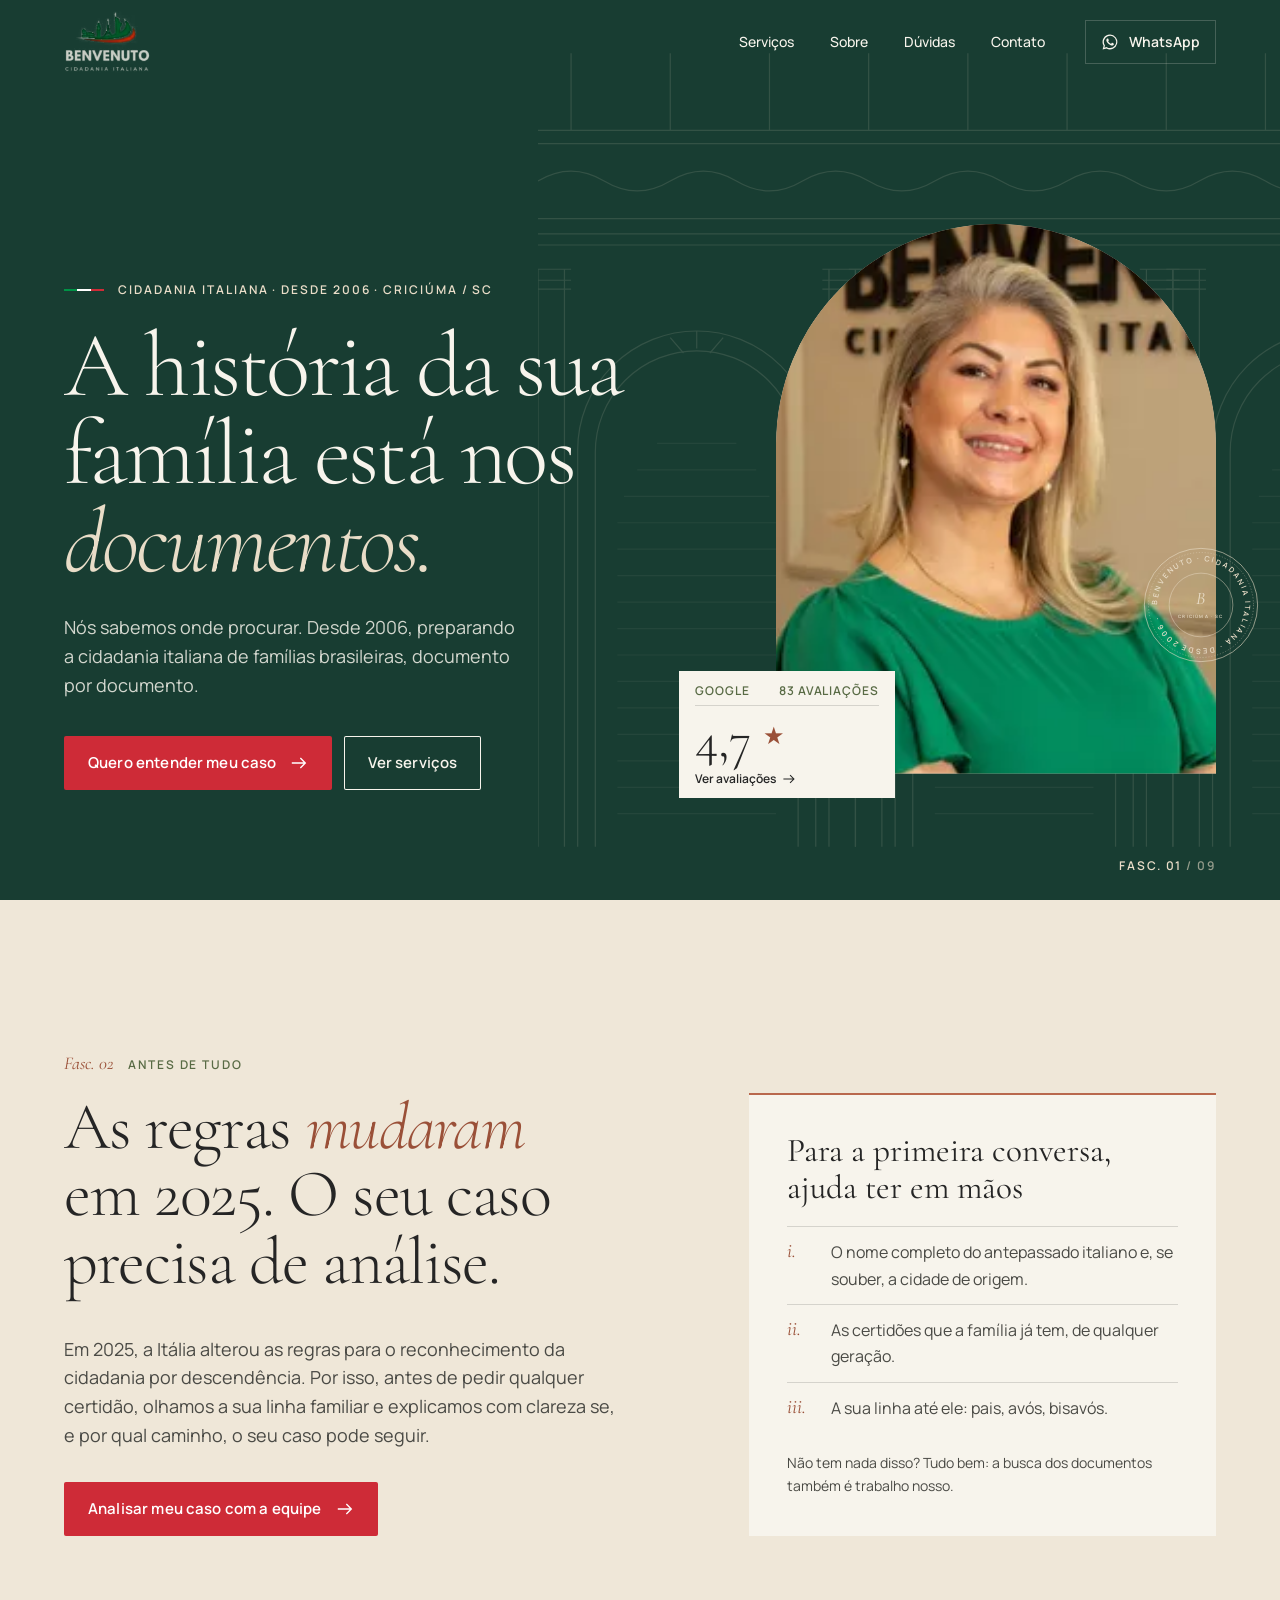
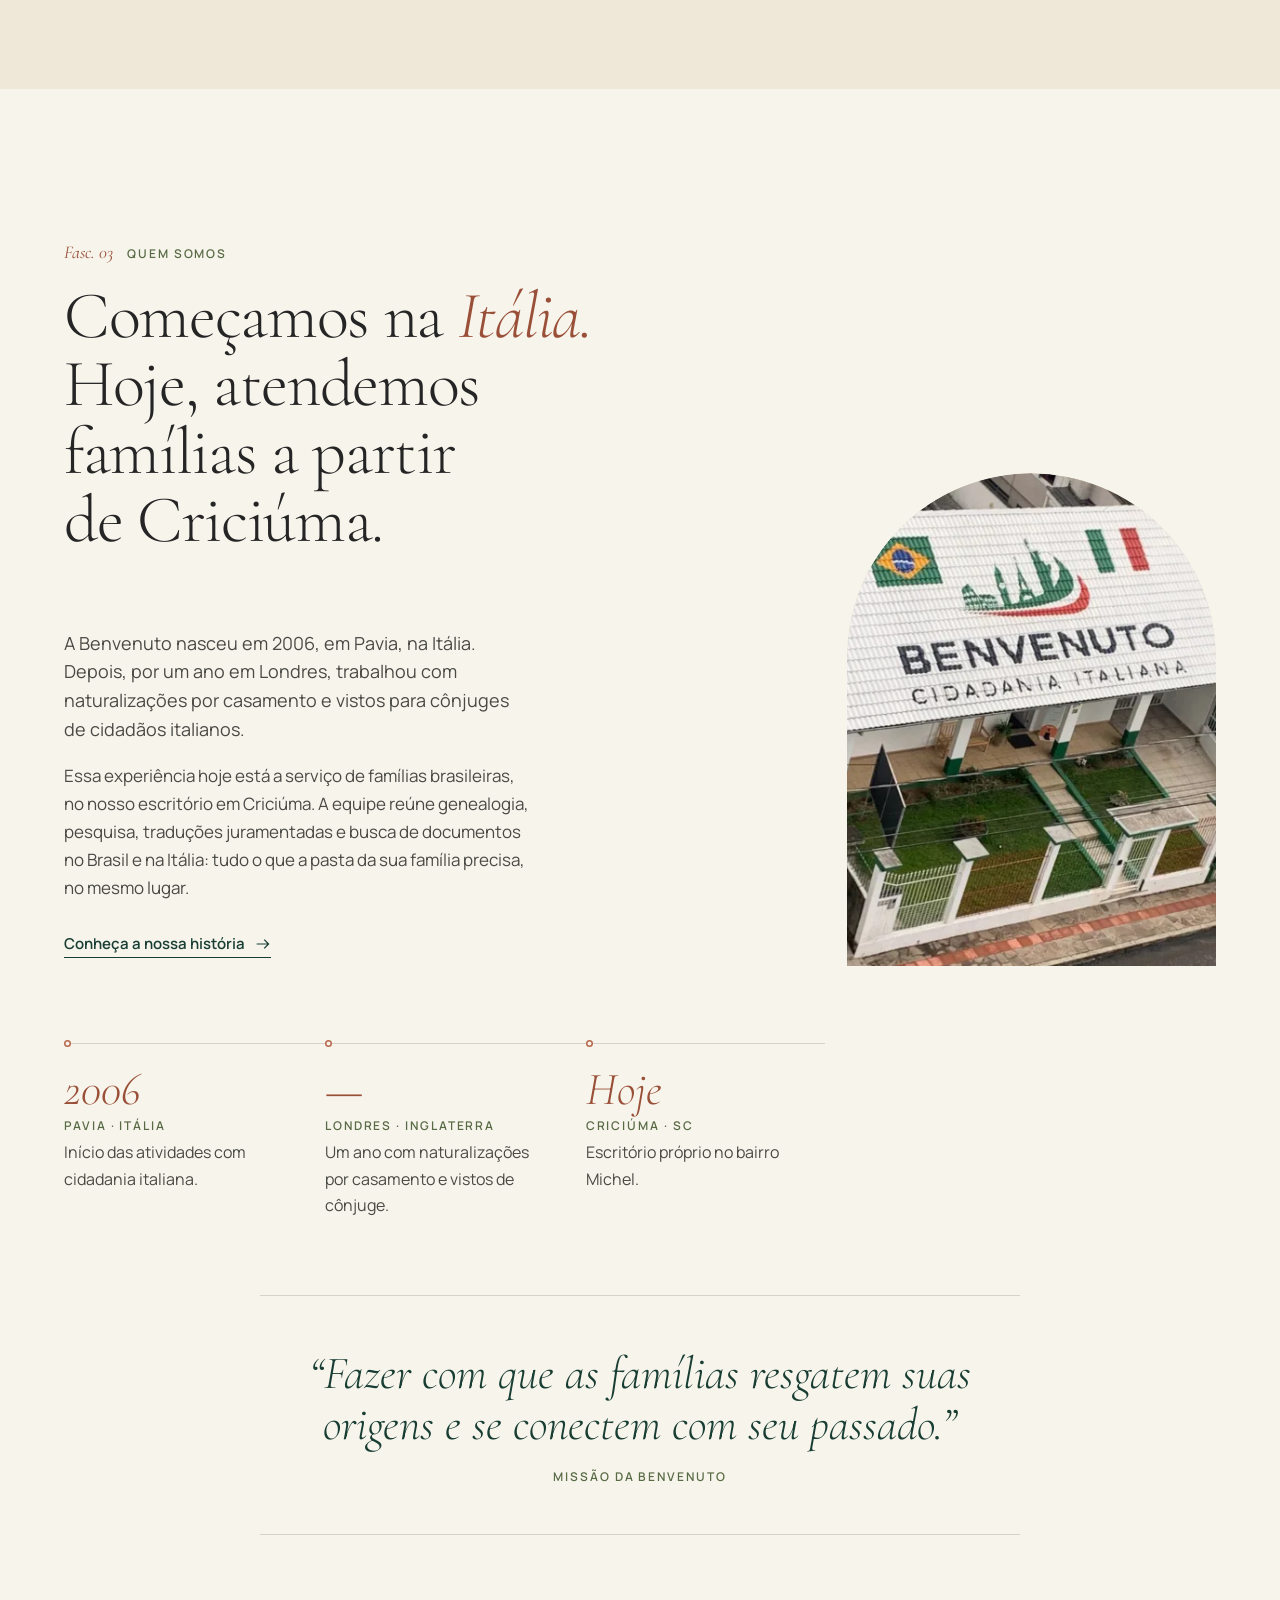
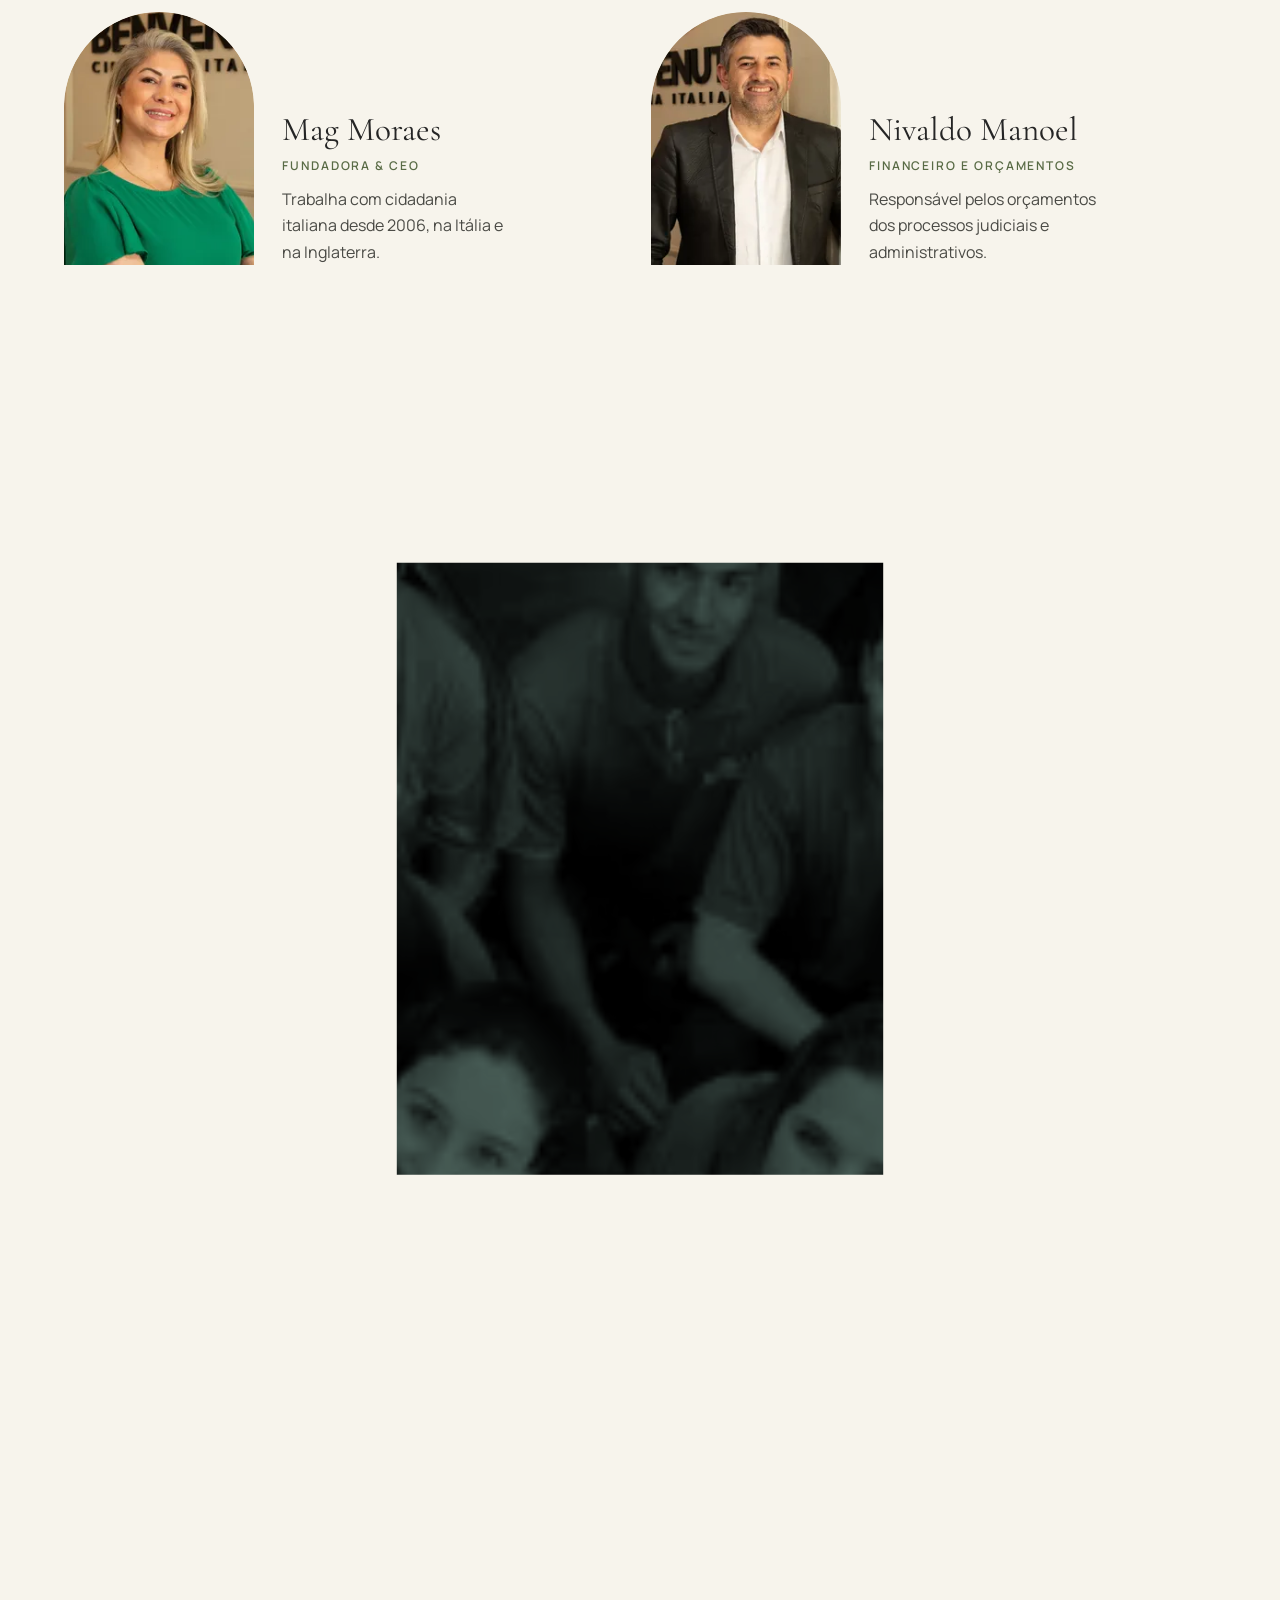
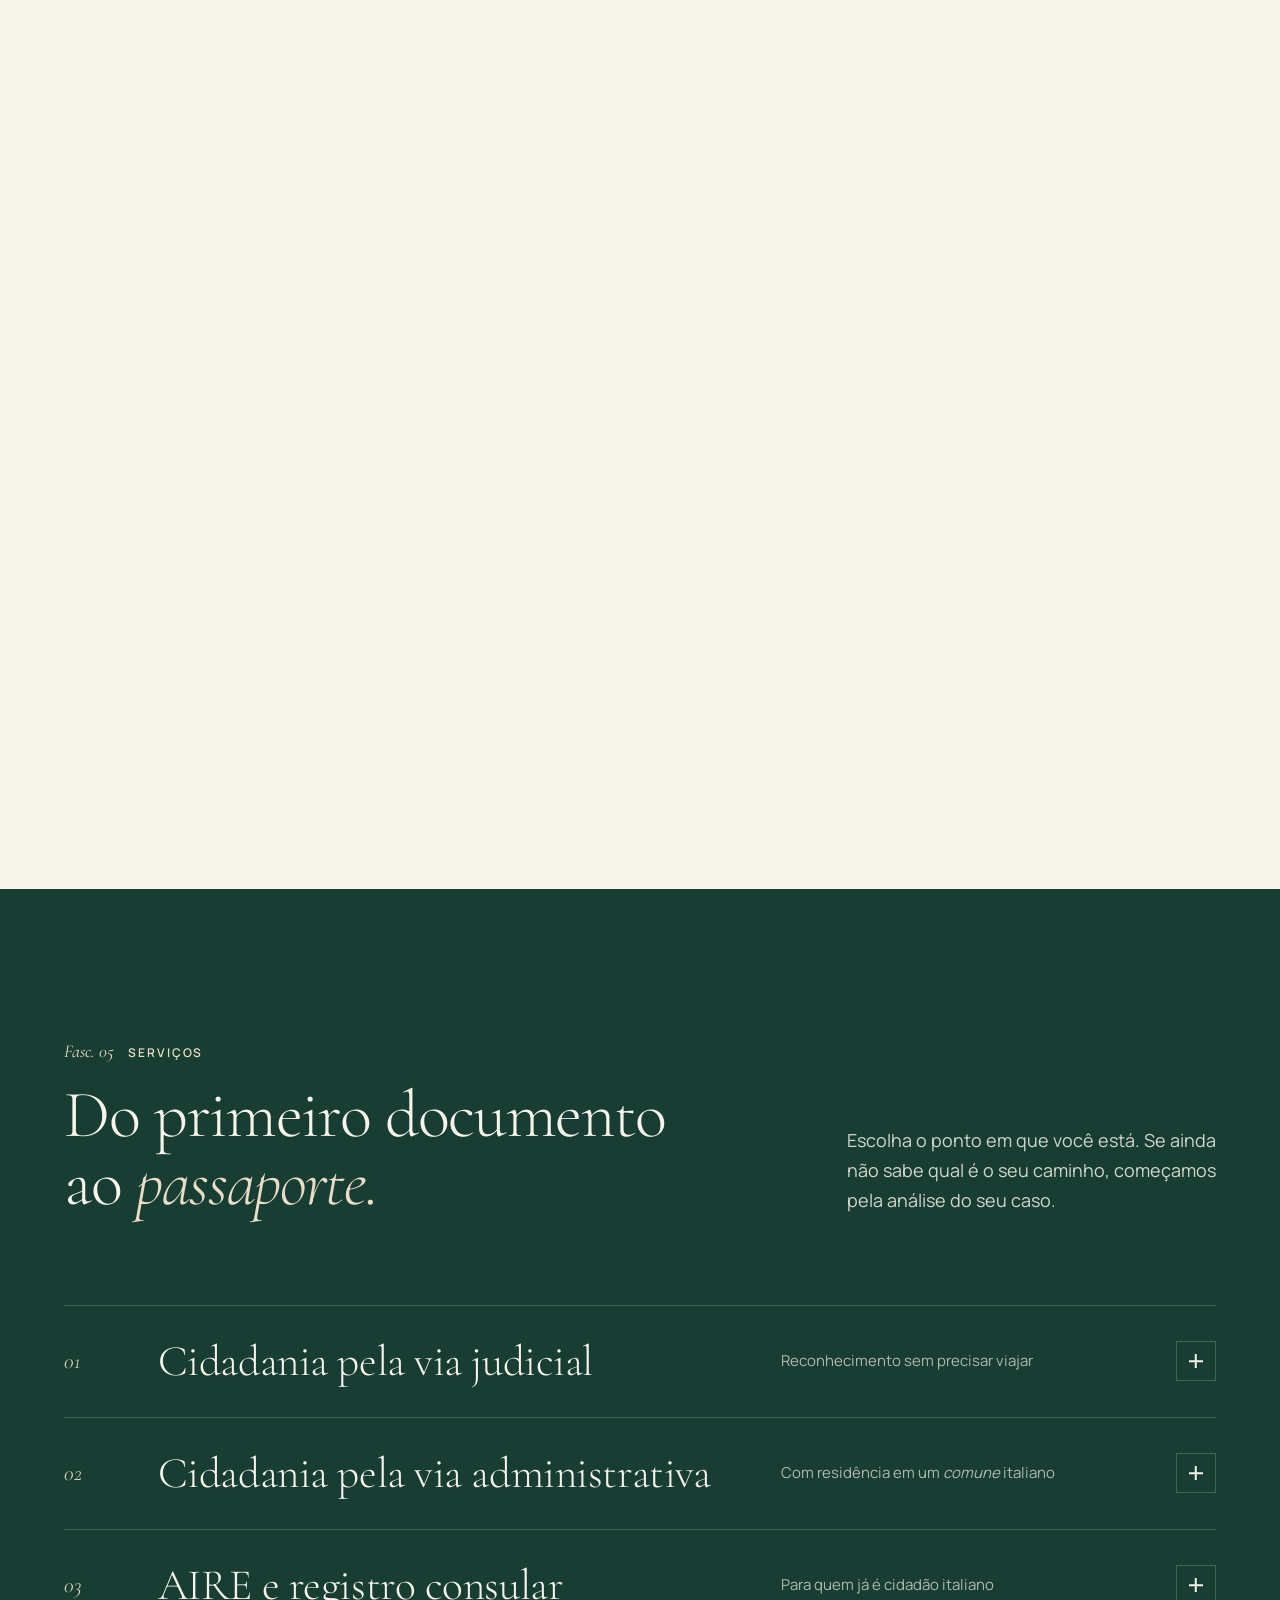
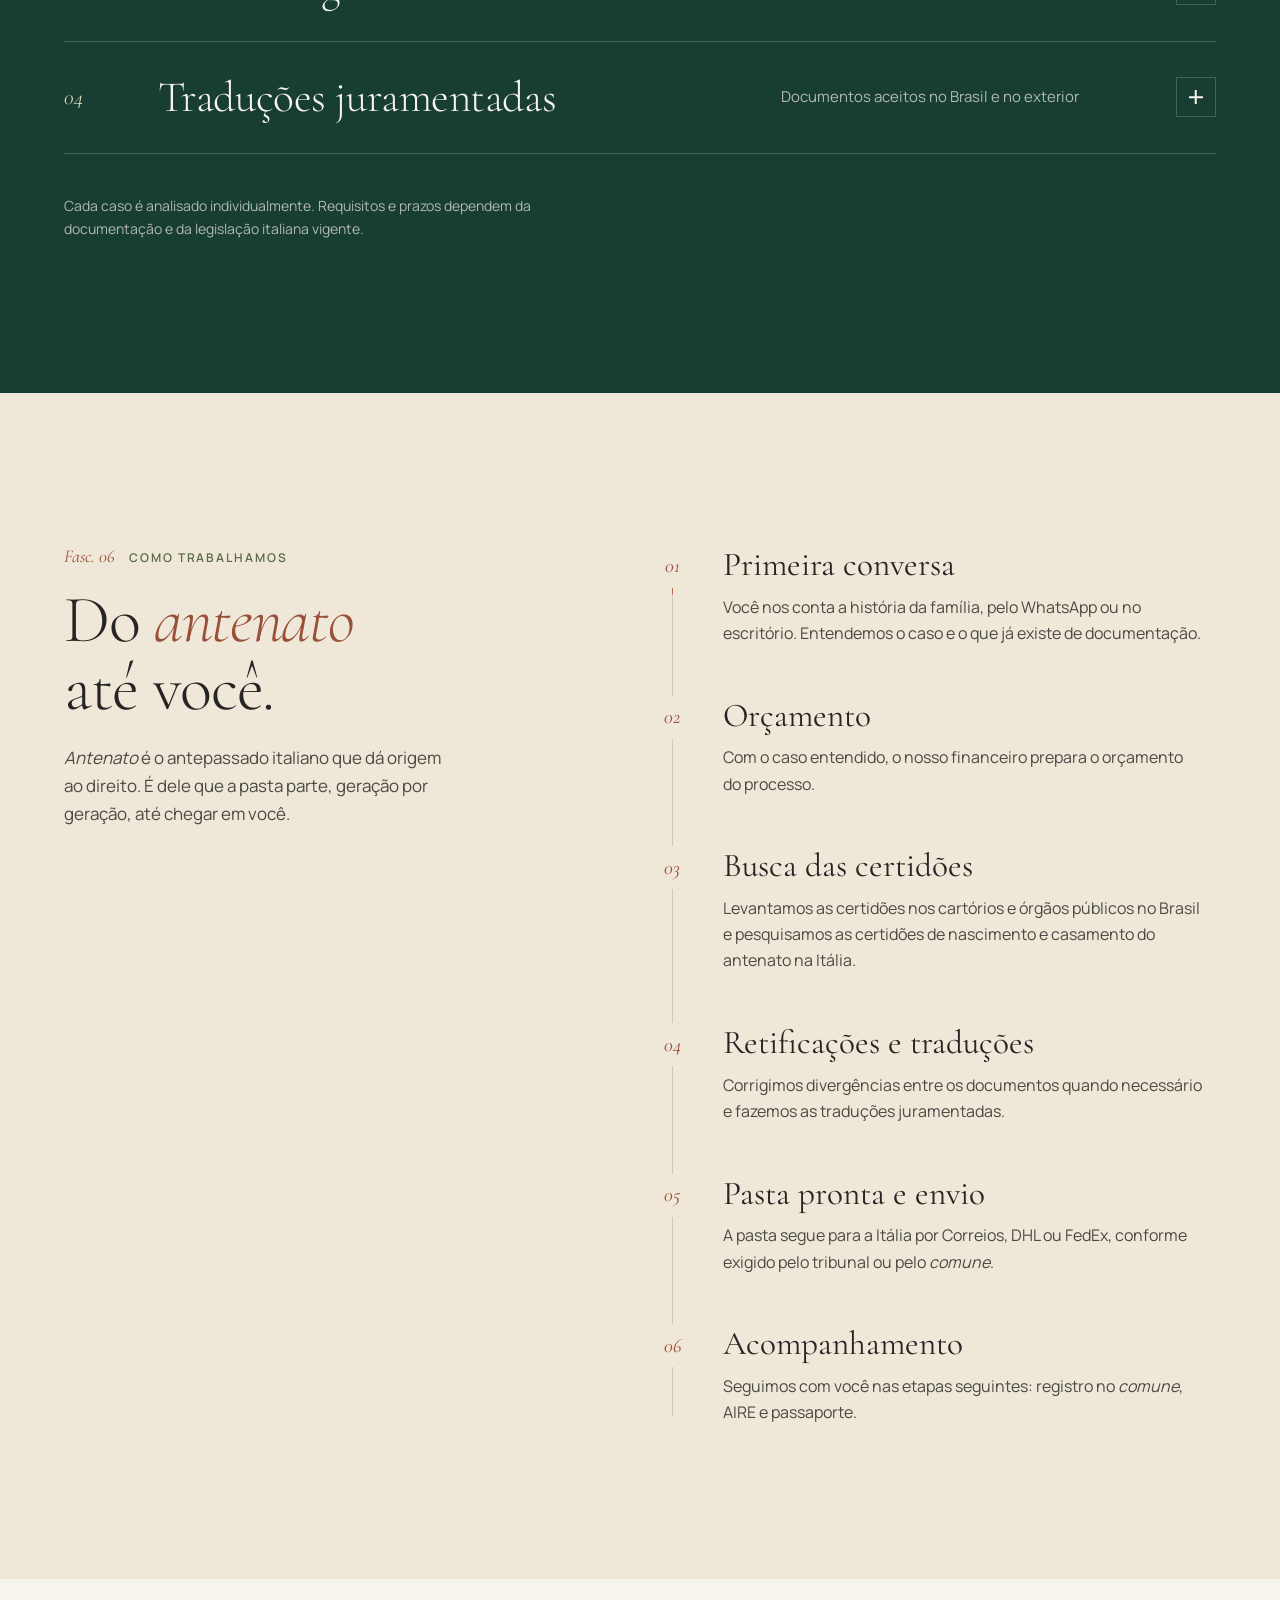
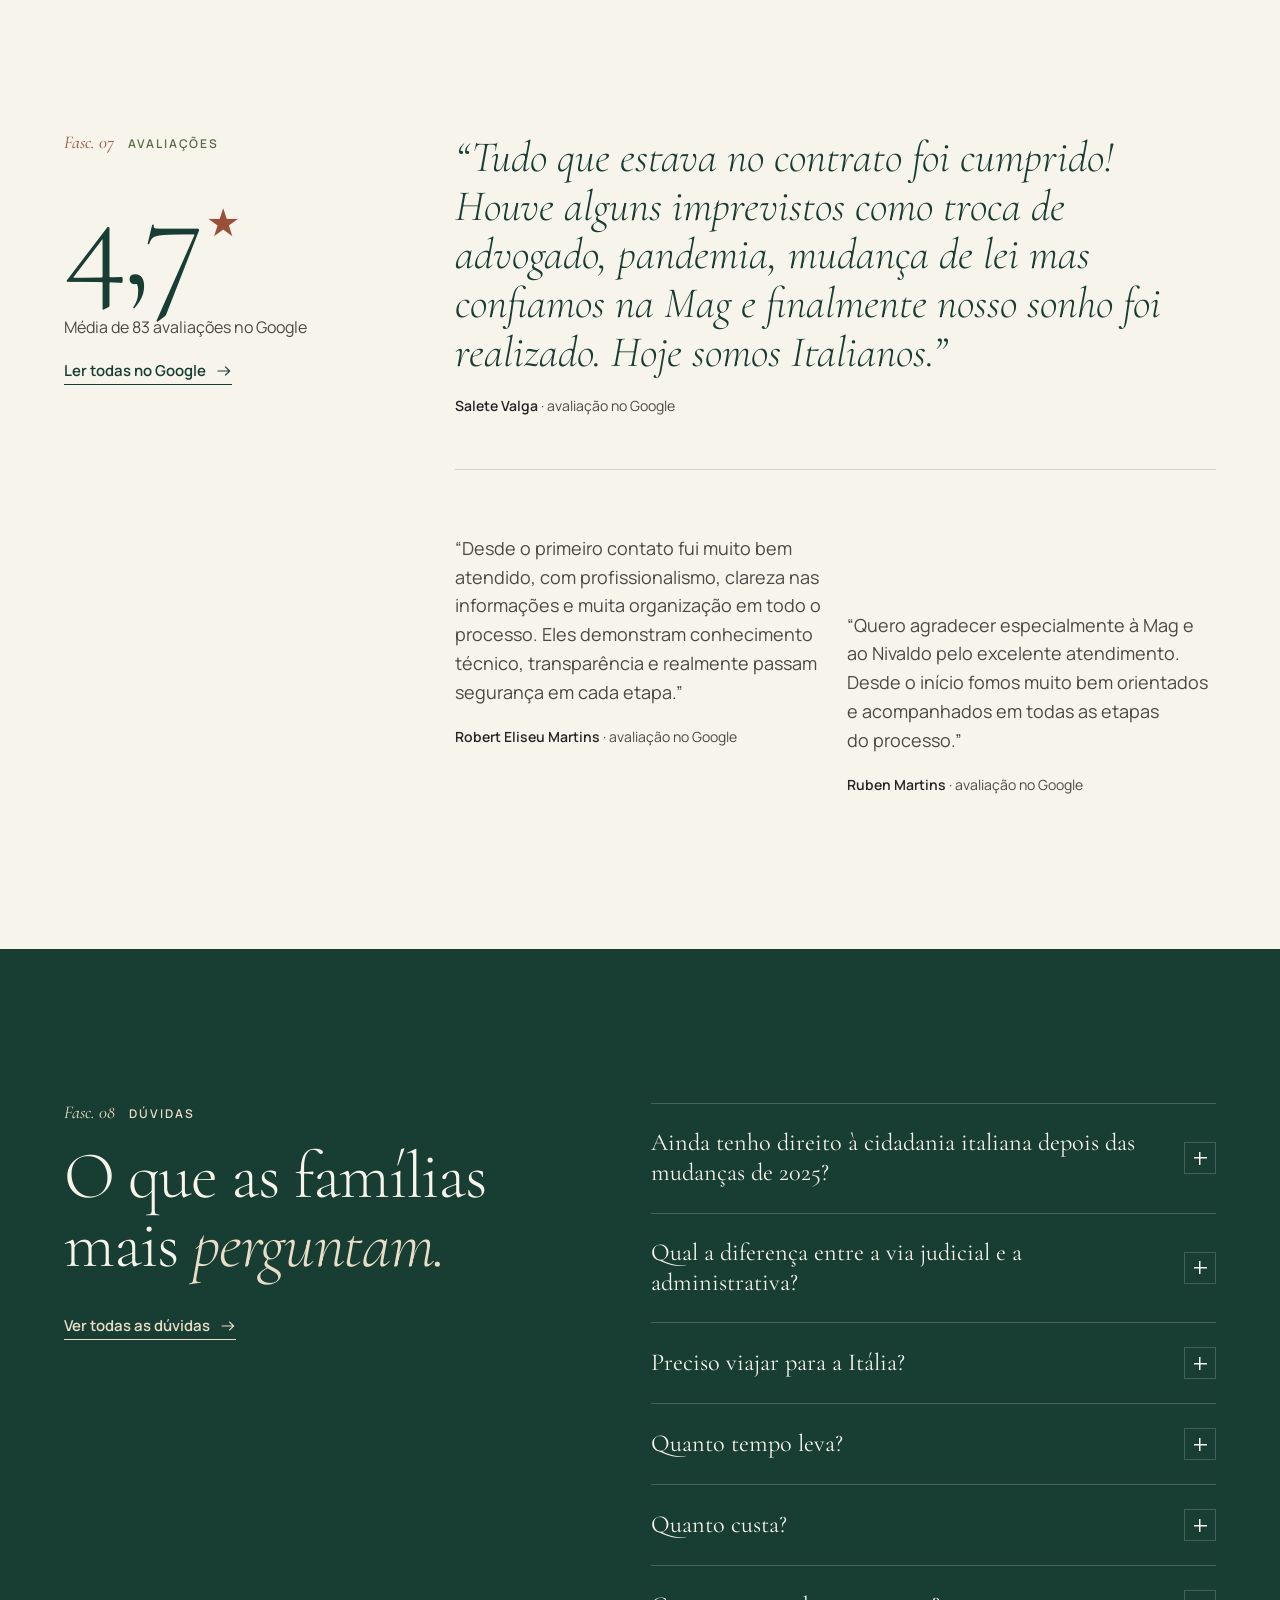
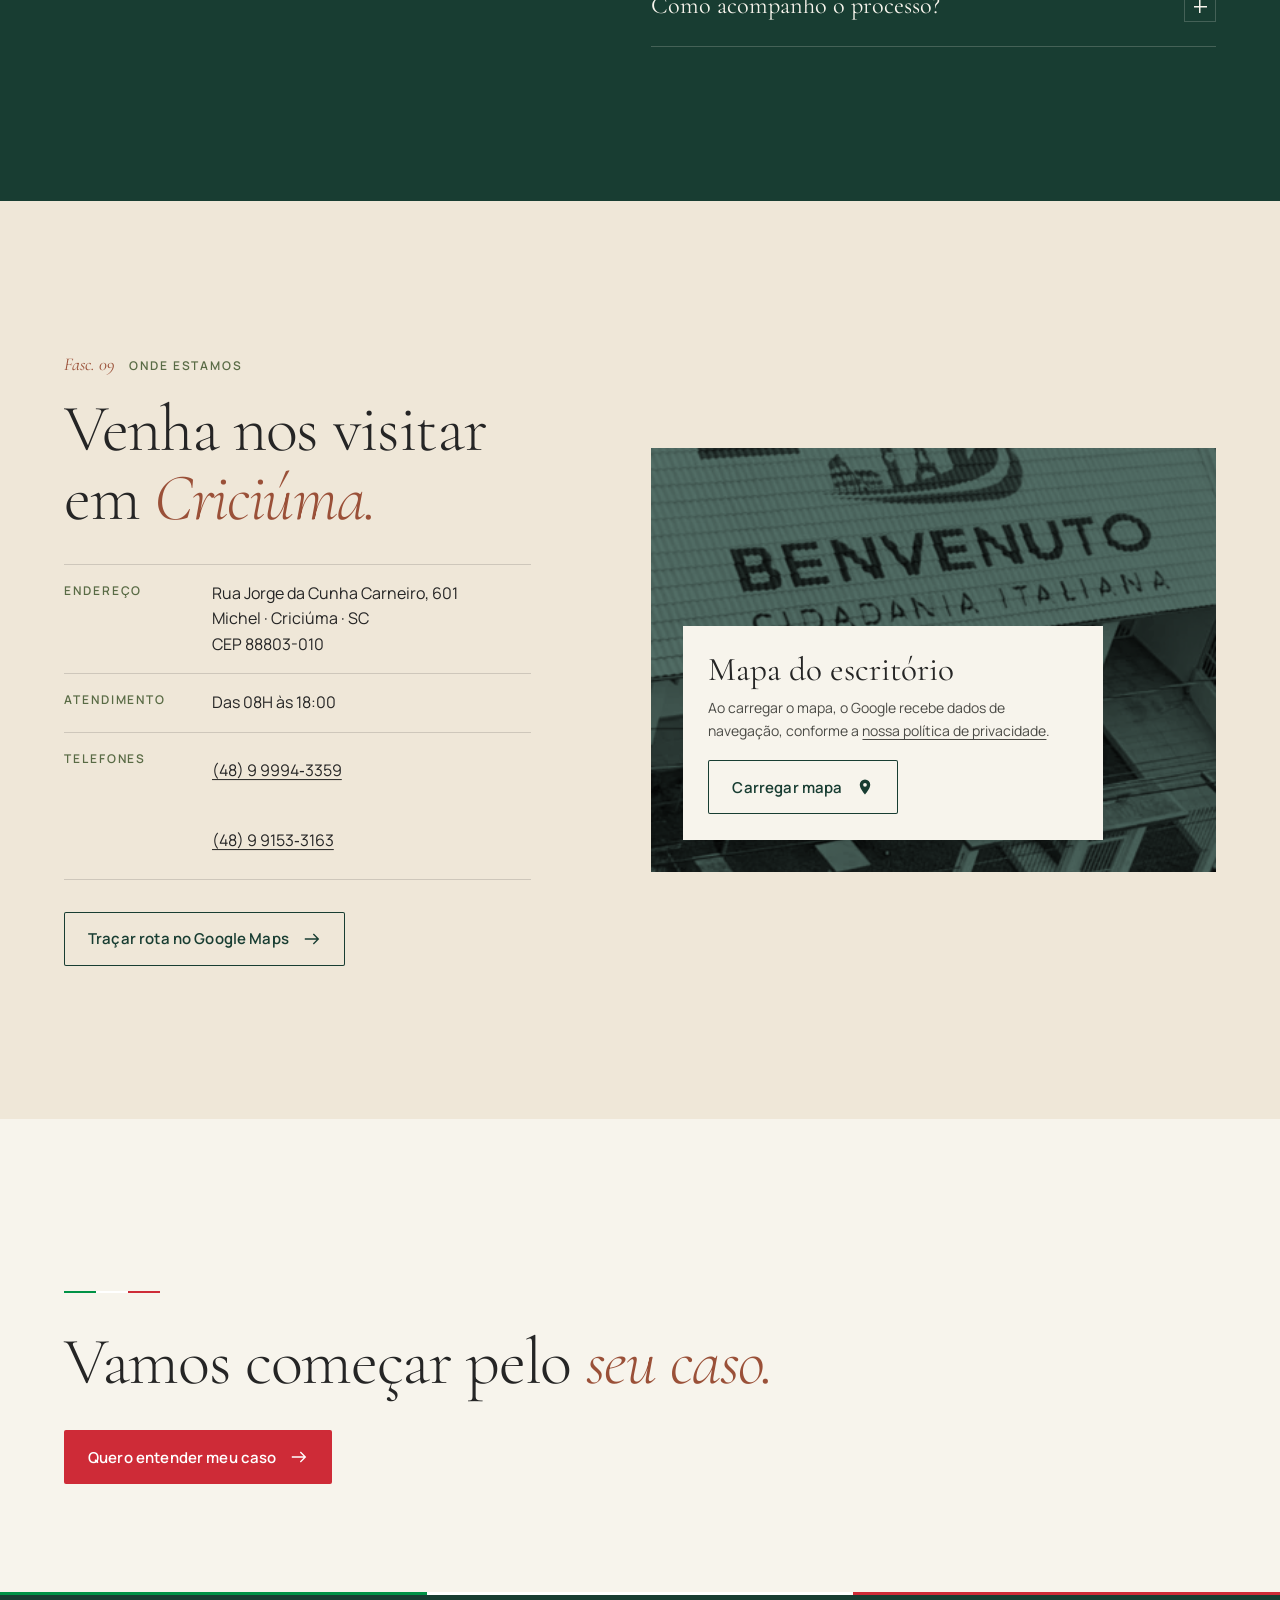
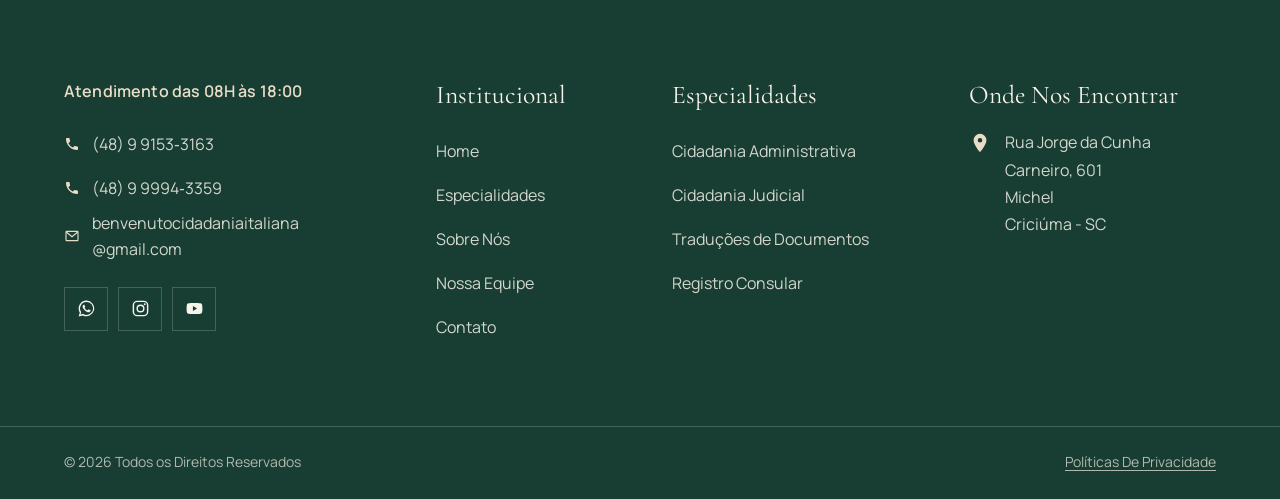
<file: index.html>
<!doctype html>
<html lang="pt-BR">
<head>
<meta charset="utf-8">
<meta name="viewport" content="width=device-width, initial-scale=1">
<title>Benvenuto Cidadania Italiana — assessoria desde 2006 em Criciúma/SC</title>
<meta name="description" content="Desde 2006 preparando a cidadania italiana de famílias brasileiras: certidões, retificações, traduções, via judicial e registro consular. Criciúma/SC.">
<link rel="canonical" href="https://benvenutocidadaniaitaliana.com/">
<meta name="theme-color" content="#183D32">
<meta property="og:type" content="website">
<meta property="og:locale" content="pt_BR">
<meta property="og:site_name" content="Benvenuto Cidadania Italiana">
<meta property="og:title" content="Benvenuto Cidadania Italiana">
<meta property="og:description" content="Desde 2006 preparando a cidadania italiana de famílias brasileiras: certidões, retificações, traduções, via judicial e registro consular. Criciúma/SC.">
<meta property="og:url" content="https://benvenutocidadaniaitaliana.com/">
<link rel="icon" href="/favicon.svg" type="image/svg+xml">
<link rel="preload" href="/assets/fonts/cormorant-garamond-latin-300-normal.woff2" as="font" type="font/woff2" crossorigin>
<link rel="preload" href="/assets/fonts/manrope-latin-400-normal.woff2" as="font" type="font/woff2" crossorigin>
<link rel="stylesheet" href="/assets/css/styles.css?v=mwgrsshp">
<script>
  // Estados iniciais de animação já no primeiro paint; se o GSAP não carregar em 3s, o conteúdo volta a aparecer
  (function(d){d.classList.add('js');if(!matchMedia('(prefers-reduced-motion: reduce)').matches&&!/nomotion/.test(location.search)){d.classList.add('anim-ready');setTimeout(function(){if(!window.gsap)d.classList.remove('anim-ready')},3000)}})(document.documentElement);
</script>
<script type="application/ld+json">{"@context":"https://schema.org","@type":"ProfessionalService","@id":"https://benvenutocidadaniaitaliana.com/#empresa","name":"Benvenuto Cidadania Italiana","url":"https://benvenutocidadaniaitaliana.com/","logo":"https://benvenutocidadaniaitaliana.com/assets/img/logo.png","image":"https://benvenutocidadaniaitaliana.com/assets/img/logo.png","telephone":"+55 48 99994-3359","email":"benvenutocidadaniaitaliana@gmail.com","foundingDate":"2006","address":{"@type":"PostalAddress","streetAddress":"Rua Jorge da Cunha Carneiro, 601 - Michel","addressLocality":"Criciúma","addressRegion":"SC","postalCode":"88803-010","addressCountry":"BR"},"geo":{"@type":"GeoCoordinates","latitude":-28.6858881,"longitude":-49.3753513},"sameAs":["https://www.instagram.com/benvenutocidadania/","https://www.youtube.com/@BenvenutoCidadaniaItaliana","https://www.facebook.com/profile.php?id=100063840031773"]}</script>
</head>
<body class="has-hero">
<a class="skip" href="#conteudo">Pular para o conteúdo</a>
<svg width="0" height="0" class="sr-svg" aria-hidden="true" focusable="false">
  <defs>
    <symbol id="i-arcade" viewBox="0 0 720 720">
      <g fill="none" stroke="currentColor" stroke-width="1.1">
        <path d="M0 150 H720 M0 164 H720 M0 174 H720"/>
        <path d="M0 116 Q 30 98 60 116 T 120 116 T 180 116 T 240 116 T 300 116 T 360 116 T 420 116 T 480 116 T 540 116 T 600 116 T 660 116 T 720 116"/>
        <path d="M0 70 H720 M0 82 H720"/>
        <path d="M30 70 V0 M120 70 V0 M210 70 V0 M300 70 V0 M390 70 V0 M480 70 V0 M570 70 V0 M660 70 V0"/>
        <g id="arc-bay">
          <path d="M36 720 V360 A108 108 0 0 1 252 360 V720"/>
          <path d="M52 720 V362 A92 92 0 0 1 236 362 V720"/>
          <path d="M0 720 V196 M24 720 V196 M264 720 V196 M288 720 V196"/>
          <path d="M-6 196 H30 M258 196 H294 M-6 206 H30 M258 206 H294 M-6 214 H30 M258 214 H294"/>
          <path d="M144 252 V268 M120 258 L132 272 M168 258 L156 272"/>
          <path d="M72 690 H216 M72 666 H216 M72 642 H216 M72 618 H216 M72 594 H216 M72 570 H216 M72 546 H216 M72 522 H216 M72 498 H216 M72 474 H216 M72 450 H216 M72 426 H216 M78 402 H210 M90 378 H198 M108 354 H180" opacity=".45"/>
        </g>
        <use href="#arc-bay" x="288"/><use href="#arc-bay" x="576"/>
      </g>
    </symbol>
    <symbol id="i-stamp" viewBox="0 0 200 200">
      <defs><path id="stamp-c" d="M100,100 m-74,0 a74,74 0 1,1 148,0 a74,74 0 1,1 -148,0"/></defs>
      <circle cx="100" cy="100" r="96" fill="none" stroke="currentColor" stroke-width="1"/>
      <circle cx="100" cy="100" r="89" fill="none" stroke="currentColor" stroke-width=".6" stroke-dasharray="2 3"/>
      <circle cx="100" cy="100" r="54" fill="none" stroke="currentColor" stroke-width=".8"/>
      <text font-family="Manrope, sans-serif" font-size="12.5" font-weight="600" letter-spacing="3.6" fill="currentColor"><textPath href="#stamp-c">BENVENUTO · CIDADANIA ITALIANA · DESDE 2006 ·</textPath></text>
      <text x="100" y="98" text-anchor="middle" font-family="Cormorant Garamond, serif" font-style="italic" font-size="30" fill="currentColor">B</text>
      <text x="100" y="122" text-anchor="middle" font-family="Manrope, sans-serif" font-size="7.5" font-weight="600" letter-spacing="2" fill="currentColor">CRICIÚMA · SC</text>
    </symbol>
    <symbol id="i-wa" viewBox="0 0 24 24"><path fill="currentColor" d="M12.04 2a9.9 9.9 0 0 0-8.5 15l-1.4 5.1 5.24-1.37A9.9 9.9 0 1 0 12.04 2Zm0 18.1a8.2 8.2 0 0 1-4.18-1.15l-.3-.18-3.1.82.83-3.03-.2-.31a8.2 8.2 0 1 1 6.95 3.85Zm4.5-6.14c-.25-.12-1.46-.72-1.69-.8-.23-.08-.39-.12-.55.12-.17.25-.64.8-.78.97-.14.16-.29.18-.53.06a6.7 6.7 0 0 1-3.32-2.9c-.25-.43.25-.4.72-1.33.08-.17.04-.31-.02-.43-.06-.12-.55-1.33-.76-1.82-.2-.48-.4-.41-.55-.42h-.47a.9.9 0 0 0-.66.31 2.77 2.77 0 0 0-.86 2.06 4.8 4.8 0 0 0 1.01 2.56 11 11 0 0 0 4.21 3.72c1.57.68 2.19.74 2.97.62.48-.07 1.46-.6 1.67-1.18.2-.58.2-1.07.14-1.18-.06-.1-.22-.16-.47-.28Z"/></symbol>
    <symbol id="i-ig" viewBox="0 0 24 24"><g fill="none" stroke="currentColor" stroke-width="1.8"><rect x="3" y="3" width="18" height="18" rx="5"/><circle cx="12" cy="12" r="4.2"/></g><circle cx="17.3" cy="6.7" r="1.2" fill="currentColor"/></symbol>
    <symbol id="i-yt" viewBox="0 0 24 24"><path fill="currentColor" d="M21.6 7.2a2.6 2.6 0 0 0-1.8-1.8C18.2 5 12 5 12 5s-6.2 0-7.8.4a2.6 2.6 0 0 0-1.8 1.8C2 8.8 2 12 2 12s0 3.2.4 4.8a2.6 2.6 0 0 0 1.8 1.8c1.6.4 7.8.4 7.8.4s6.2 0 7.8-.4a2.6 2.6 0 0 0 1.8-1.8c.4-1.6.4-4.8.4-4.8s0-3.2-.4-4.8ZM10 15.1V8.9l5.2 3.1L10 15.1Z"/></symbol>
    <symbol id="i-phone" viewBox="0 0 24 24"><path fill="currentColor" d="M6.6 10.8a15.1 15.1 0 0 0 6.6 6.6l2.2-2.2c.3-.3.7-.4 1-.2 1.1.4 2.3.6 3.6.6.6 0 1 .4 1 1V20c0 .6-.4 1-1 1A17 17 0 0 1 3 4c0-.6.4-1 1-1h3.5c.6 0 1 .4 1 1 0 1.3.2 2.5.6 3.6.1.3 0 .7-.2 1l-2.3 2.2Z"/></symbol>
    <symbol id="i-mail" viewBox="0 0 24 24"><g fill="none" stroke="currentColor" stroke-width="1.7"><rect x="3" y="5" width="18" height="14" rx="1"/><path d="m3.5 6 8.5 7 8.5-7"/></g></symbol>
    <symbol id="i-pin" viewBox="0 0 24 24"><path fill="currentColor" d="M12 2a7 7 0 0 0-7 7c0 5.2 7 13 7 13s7-7.8 7-13a7 7 0 0 0-7-7Zm0 9.5A2.5 2.5 0 1 1 12 6.5a2.5 2.5 0 0 1 0 5Z"/></symbol>
    <symbol id="i-fb" viewBox="0 0 24 24"><path fill="currentColor" d="M13.5 21v-7.6h2.6l.4-3h-3V8.5c0-.9.3-1.5 1.5-1.5h1.6V4.3c-.3 0-1.2-.1-2.3-.1-2.3 0-3.9 1.4-3.9 4v2.2H7.8v3h2.6V21h3.1Z"/></symbol>
    <symbol id="i-clock" viewBox="0 0 24 24"><g fill="none" stroke="currentColor" stroke-width="1.7"><circle cx="12" cy="12" r="9"/><path d="M12 7v5l3 2"/></g></symbol>
    <symbol id="i-arrow" viewBox="0 0 20 20"><path fill="none" stroke="currentColor" stroke-width="1.5" d="M2 10h15M11.5 4.5 17 10l-5.5 5.5"/></symbol>
  </defs>
</svg>

<header class="site-header" id="topo">
  <div class="site-header__inner">
    <a class="wordmark" href="/" aria-label="Benvenuto Cidadania Italiana — página inicial">
      <img class="wordmark__img wordmark__img--claro" src="/assets/img/logo-claro.png" width="128" height="91" alt="Benvenuto Cidadania Italiana">
      <img class="wordmark__img wordmark__img--escuro" src="/assets/img/logo.png" width="128" height="91" alt="" aria-hidden="true">
    </a>
    <nav class="nav" aria-label="Principal">
      <ul>
        <li><a href="/#servicos" data-nav="servicos">Serviços</a></li>
        <li><a href="/sobre-nos/" data-nav="sobre">Sobre</a></li>
        <li><a href="/perguntas-frequentes/" data-nav="duvidas">Dúvidas</a></li>
        <li><a href="/contato/" data-nav="contato">Contato</a></li>
      </ul>
    </nav>
    <a class="header-cta" data-cta="header" href="https://wa.me/5548999943359?text=Ol%C3%A1!%20Vim%20pelo%20site%20e%20gostaria%20de%20falar%20com%20a%20equipe%20da%20Benvenuto." target="_blank" rel="noopener">
      <svg aria-hidden="true"><use href="#i-wa"/></svg><span>WhatsApp</span>
    </a>
    <button class="menu-btn" type="button" aria-expanded="false" aria-controls="menu-mobile"><span class="menu-btn__label">Menu</span><span class="menu-btn__bars" aria-hidden="true"><i></i><i></i></span></button>
  </div>
  <div class="menu-mobile" id="menu-mobile" hidden>
    <nav aria-label="Menu">
      <ol>
        <li><a href="/#servicos" data-nav="servicos"><span>01</span>Serviços</a></li>
        <li><a href="/sobre-nos/" data-nav="sobre"><span>02</span>Sobre</a></li>
        <li><a href="/perguntas-frequentes/" data-nav="duvidas"><span>03</span>Dúvidas</a></li>
        <li><a href="/contato/" data-nav="contato"><span>04</span>Contato</a></li>
      </ol>
    </nav>
    <a class="btn btn--red btn--block" data-cta="menu" href="https://wa.me/5548999943359?text=Ol%C3%A1!%20Vim%20pelo%20site%20da%20Benvenuto%20e%20gostaria%20de%20uma%20an%C3%A1lise%20do%20meu%20caso%20de%20cidadania%20italiana." target="_blank" rel="noopener">Quero entender meu caso <svg aria-hidden="true"><use href="#i-arrow"/></svg></a>
    <p class="menu-mobile__addr">Rua Jorge da Cunha Carneiro, 601 · Michel<br>Criciúma · SC</p>
  </div>
</header>

<main id="conteudo">
<!-- ============ 01 HERO ============ -->
<section class="hero" aria-labelledby="hero-title">
  <svg class="hero__engraving" aria-hidden="true" preserveAspectRatio="xMidYMid slice"><use href="#i-arcade"/></svg>
  <div class="hero__grid">
    <div class="hero__text">
      <p class="overline hero__overline" data-anim="fade"><span class="tricolor" aria-hidden="true"><i></i><i></i><i></i></span>Cidadania italiana · desde 2006 · Criciúma / SC</p>
      <h1 class="hero__title" id="hero-title" data-anim="lines">
        <span class="line"><span>A história da sua</span></span>
        <span class="line"><span>família está nos</span></span>
        <span class="line"><span><em>documentos.</em></span></span>
      </h1>
      <p class="hero__lead" data-anim="fade">Nós sabemos onde procurar. Desde 2006, preparando a cidadania italiana de famílias brasileiras, documento por documento.</p>
      <div class="hero__ctas" data-anim="fade">
        <a class="btn btn--red" data-cta="hero" href="https://wa.me/5548999943359?text=Ol%C3%A1!%20Vim%20pelo%20site%20da%20Benvenuto%20e%20gostaria%20de%20uma%20an%C3%A1lise%20do%20meu%20caso%20de%20cidadania%20italiana." target="_blank" rel="noopener">Quero entender meu caso <svg aria-hidden="true"><use href="#i-arrow"/></svg></a>
        <a class="btn btn--line" href="#servicos">Ver serviços</a>
      </div>
      <p class="hero__proof" data-anim="fade"><span aria-hidden="true">★</span> 4,7 no Google · 83 avaliações</p>
    </div>

    <div class="hero__visual">
      <figure class="hero__portrait arch" data-anim="arch">
        <img src="/assets/img/provisorio/mag.webp" width="400" height="400" alt="Mag Moraes, fundadora da Benvenuto, no escritório de Criciúma" fetchpriority="high">
      </figure>
      <!-- Revalidar nota e total antes de publicar (coletado em 14/11/2026) -->
      <a class="ficha hero__ficha" data-anim="fade" href="https://www.google.com/maps/place/Benvenuto+Cidadania+Italiana/@-28.6858881,-49.3753513,17z/data=!4m8!3m7!1s0x9521835b4996c34d:0x71fe6f2f50997c66!8m2!3d-28.6858881!4d-49.3753513!9m1!1b1!16s%2Fg%2F11fkt0v59b" target="_blank" rel="noopener">
        <span class="ficha__hd"><span>Google</span><span>83 avaliações</span></span>
        <span class="ficha__big">4,7 <em aria-hidden="true">★</em></span>
        <span class="ficha__ft">Ver avaliações <svg aria-hidden="true"><use href="#i-arrow"/></svg></span>
      </a>
      <svg class="stamp hero__stamp" role="img" aria-label="Selo Benvenuto · Cidadania Italiana · desde 2006 · Criciúma, SC"><use href="#i-stamp"/></svg>
    </div>
  </div>
  <p class="hero__index" aria-hidden="true">Fasc. 01 <span>/ 09</span></p>
</section>

<!-- ============ 02 A LEI MUDOU ============ -->
<!-- VALIDAR com a Benvenuto (e idealmente um advogado) antes de publicar -->
<section class="law" aria-labelledby="lei-title">
  <div class="wrap law__grid">
    <div class="law__head">
      <p class="fasc"><b>Fasc. 02</b> Antes de tudo</p>
      <h2 class="h2" id="lei-title" data-anim="lines">
        <span class="line"><span>As regras <em>mudaram</em></span></span>
        <span class="line"><span>em 2025. O seu caso</span></span>
        <span class="line"><span>precisa de análise.</span></span>
      </h2>
    </div>
    <div class="law__body" data-anim="fade">
      <p class="lead">Em 2025, a Itália alterou as regras para o reconhecimento da cidadania por descendência. Por isso, antes de pedir qualquer certidão, olhamos a sua linha familiar e explicamos com clareza se, e por qual caminho, o seu caso pode seguir.</p>
      <a class="btn btn--red" data-cta="lei" href="https://wa.me/5548999943359?text=Ol%C3%A1!%20Vi%20no%20site%20sobre%20a%20mudan%C3%A7a%20na%20lei%20e%20gostaria%20de%20saber%20como%20fica%20o%20meu%20caso." target="_blank" rel="noopener">Analisar meu caso com a equipe <svg aria-hidden="true"><use href="#i-arrow"/></svg></a>
    </div>
    <div class="law__note" data-anim="fade">
      <p class="law__note-h" id="lei-levar">Para a primeira conversa, ajuda ter em mãos</p>
      <ol class="law__list">
        <li>O nome completo do antepassado italiano e, se souber, a cidade de origem.</li>
        <li>As certidões que a família já tem, de qualquer geração.</li>
        <li>A sua linha até ele: pais, avós, bisavós.</li>
      </ol>
      <p class="law__small">Não tem nada disso? Tudo bem: a busca dos documentos também é trabalho nosso.</p>
    </div>
  </div>
</section>

<!-- ============ 03 SOBRE ============ -->
<section class="about" id="sobre" aria-labelledby="sobre-title">
  <div class="wrap about__grid">
    <header class="about__head">
      <p class="fasc"><b>Fasc. 03</b> Quem somos</p>
      <h2 class="h2" id="sobre-title" data-anim="lines">
        <span class="line"><span>Começamos na <em>Itália.</em></span></span>
        <span class="line"><span>Hoje, atendemos</span></span>
        <span class="line"><span>famílias a partir</span></span>
        <span class="line"><span>de Criciúma.</span></span>
      </h2>
    </header>

    <div class="about__copy" data-anim="fade">
      <p class="lead">A Benvenuto nasceu em 2006, em Pavia, na Itália. Depois, por um ano em Londres, trabalhou com naturalizações por casamento e vistos para cônjuges de cidadãos italianos.</p>
      <p>Essa experiência hoje está a serviço de famílias brasileiras, no nosso escritório em Criciúma. A equipe reúne genealogia, pesquisa, traduções juramentadas e busca de documentos no Brasil e na Itália: tudo o que a pasta da sua família precisa, no mesmo lugar.</p>
      <a class="link-arrow" href="/sobre-nos/">Conheça a nossa história <svg aria-hidden="true"><use href="#i-arrow"/></svg></a>
    </div>

    <ol class="timeline">
      <li class="timeline__item" data-anim="fade">
        <span class="timeline__year">2006</span>
        <span class="timeline__place">Pavia · Itália</span>
        <span class="timeline__txt">Início das atividades com cidadania italiana.</span>
      </li>
      <li class="timeline__item" data-anim="fade">
        <span class="timeline__year">—</span>
        <span class="timeline__place">Londres · Inglaterra</span>
        <span class="timeline__txt">Um ano com naturalizações por casamento e vistos de cônjuge.</span>
      </li>
      <li class="timeline__item" data-anim="fade">
        <span class="timeline__year">Hoje</span>
        <span class="timeline__place">Criciúma · SC</span>
        <span class="timeline__txt">Escritório próprio no bairro Michel.</span>
      </li>
    </ol>

    <figure class="about__house arch" data-anim="arch">
      <img src="/assets/img/provisorio/sede.webp" width="400" height="530" loading="lazy" alt="Fachada da sede da Benvenuto em Criciúma, com o logo pintado no telhado e as bandeiras do Brasil e da Itália">
    </figure>

    <blockquote class="about__quote" data-anim="fade">
      <p>“Fazer com que as famílias resgatem suas origens e se conectem com seu passado.”</p>
      <cite>Missão da Benvenuto</cite>
    </blockquote>

    <div class="people" id="equipe">
      <article class="person" data-anim="fade">
        <figure class="person__photo arch"><img src="/assets/img/provisorio/mag.webp" width="400" height="400" loading="lazy" alt="Retrato de Mag Moraes"></figure>
        <div>
          <h3 class="person__name">Mag Moraes</h3>
          <p class="person__role">Fundadora &amp; CEO</p>
          <p class="person__bio">Trabalha com cidadania italiana desde 2006, na Itália e na Inglaterra.</p>
        </div>
      </article>
      <article class="person" data-anim="fade">
        <figure class="person__photo arch"><img src="/assets/img/provisorio/nivaldo.webp" width="400" height="400" loading="lazy" alt="Retrato de Nivaldo Manoel"></figure>
        <div>
          <h3 class="person__name">Nivaldo Manoel</h3>
          <p class="person__role">Financeiro e orçamentos</p>
          <p class="person__bio">Responsável pelos orçamentos dos processos judiciais e administrativos.</p>
        </div>
      </article>
    </div>
  </div>
</section>

<!-- ============ 04 FOTOGRAFIA EDITORIAL ============ -->
<section class="expand" aria-labelledby="equipe-title">
  <div class="expand__sticky">
    <figure class="expand__media">
      <img src="/assets/img/provisorio/equipe.webp" width="300" height="350" loading="lazy" alt="Equipe da Benvenuto sentada no chão do escritório, entre pastas de documentos de clientes">
    </figure>
    <div class="expand__text">
      <p class="fasc fasc--light"><b>Fasc. 04</b> Nossa equipe</p>
      <h2 class="h2 h2--light" id="equipe-title">Cada pasta passa pelas mãos de uma <em>equipe inteira.</em></h2>
      <p class="expand__lead">Genealogia, busca de certidões, retificações e traduções: o trabalho acontece aqui, no escritório, antes de qualquer protocolo.</p>
    </div>
  </div>
</section>

<!-- ============ 05 SERVIÇOS ============ -->
<section class="services" id="servicos" aria-labelledby="servicos-title">
  <div class="wrap">
    <div class="services__head">
      <p class="fasc fasc--light"><b>Fasc. 05</b> Serviços</p>
      <h2 class="h2 h2--light" id="servicos-title" data-anim="lines">
        <span class="line"><span>Do primeiro documento</span></span>
        <span class="line"><span>ao <em>passaporte.</em></span></span>
      </h2>
      <p class="services__intro" data-anim="fade">Escolha o ponto em que você está. Se ainda não sabe qual é o seu caminho, começamos pela análise do seu caso.</p>
    </div>

    <ol class="svc-list">
      <li class="svc">
        <h3 class="svc__h">
          <button class="svc__btn" type="button" aria-expanded="false" aria-controls="svc-1">
            <span class="svc__n">01</span>
            <span class="svc__name">Cidadania pela via judicial</span>
            <span class="svc__for">Reconhecimento sem precisar viajar</span>
            <span class="svc__icon" aria-hidden="true"></span>
          </button>
        </h3>
        <section class="svc__panel" id="svc-1" aria-label="Cidadania pela via judicial">
          <div class="svc__body">
            <div><p class="svc__label">O que fazemos</p><p>Levantamos as certidões nos cartórios e órgãos competentes, cuidamos das retificações quando necessárias e deixamos a pasta pronta conforme exigido pelo tribunal na Itália. O processo é conduzido por advogados na Itália; você e sua família não precisam viajar.</p></div>
            <div><p class="svc__label">Depois da sentença</p><p>Registro no <i>comune</i>, inscrição no AIRE e passaporte: seguimos com você nas etapas seguintes.</p></div>
            <div class="svc__actions">
              <a class="btn btn--red" data-cta="judicial" href="https://wa.me/5548999943359?text=Ol%C3%A1!%20Tenho%20interesse%20na%20cidadania%20italiana%20pela%20via%20judicial." target="_blank" rel="noopener">Conversar sobre a via judicial <svg aria-hidden="true"><use href="#i-arrow"/></svg></a>
              <a class="link-arrow link-arrow--light" href="/cidadania-judicial/">Como funciona a via judicial <svg aria-hidden="true"><use href="#i-arrow"/></svg></a>
            </div>
          </div>
        </section>
      </li>
      <li class="svc">
        <h3 class="svc__h">
          <button class="svc__btn" type="button" aria-expanded="false" aria-controls="svc-2">
            <span class="svc__n">02</span>
            <span class="svc__name">Cidadania pela via administrativa</span>
            <span class="svc__for">Com residência em um <i>comune</i> italiano</span>
            <span class="svc__icon" aria-hidden="true"></span>
          </button>
        </h3>
        <section class="svc__panel" id="svc-2" aria-label="Cidadania pela via administrativa">
          <div class="svc__body">
            <div><p class="svc__label">O que fazemos</p><p>Preparamos a pasta conforme exigido pelo <i>comune</i>, cuidamos das retificações administrativas e indicamos empresas parceiras na Itália para recepção, moradia e acompanhamento durante o processo.</p></div>
            <div><p class="svc__label">Importante</p><p>A Benvenuto não tem empresa na Itália: o apoio no país é feito por parceiros indicados por nós.</p></div>
            <div class="svc__actions">
              <a class="btn btn--red" data-cta="administrativa" href="https://wa.me/5548999943359?text=Ol%C3%A1!%20Tenho%20interesse%20na%20cidadania%20italiana%20pela%20via%20administrativa." target="_blank" rel="noopener">Conversar sobre a via administrativa <svg aria-hidden="true"><use href="#i-arrow"/></svg></a>
              <a class="link-arrow link-arrow--light" href="/cidadania-administrativa/">Como funciona a via administrativa <svg aria-hidden="true"><use href="#i-arrow"/></svg></a>
            </div>
          </div>
        </section>
      </li>
      <li class="svc">
        <h3 class="svc__h">
          <button class="svc__btn" type="button" aria-expanded="false" aria-controls="svc-3">
            <span class="svc__n">03</span>
            <span class="svc__name">AIRE e registro consular</span>
            <span class="svc__for">Para quem já é cidadão italiano</span>
            <span class="svc__icon" aria-hidden="true"></span>
          </button>
        </h3>
        <section class="svc__panel" id="svc-3" aria-label="AIRE e registro consular">
          <div class="svc__body">
            <div><p class="svc__label">O que fazemos</p><p>Orientamos o preenchimento e enviamos a inscrição no AIRE ao consulado, atualizamos endereço e estado civil e registramos nascimentos, casamentos e óbitos.</p></div>
            <div><p class="svc__label">Por que fazer</p><p>O registro consular dá acesso a serviços como emissão e renovação de passaporte e ao voto nas eleições italianas do exterior.</p></div>
            <div class="svc__actions">
              <a class="btn btn--red" data-cta="aire" href="https://wa.me/5548999943359?text=Ol%C3%A1!%20J%C3%A1%20sou%20cidad%C3%A3o%20italiano%20e%20preciso%20de%20ajuda%20com%20AIRE%2Fregistro%20consular." target="_blank" rel="noopener">Organizar meu registro <svg aria-hidden="true"><use href="#i-arrow"/></svg></a>
              <a class="link-arrow link-arrow--light" href="/registro-consular/">Tudo sobre o registro consular <svg aria-hidden="true"><use href="#i-arrow"/></svg></a>
            </div>
          </div>
        </section>
      </li>
      <li class="svc">
        <h3 class="svc__h">
          <button class="svc__btn" type="button" aria-expanded="false" aria-controls="svc-4">
            <span class="svc__n">04</span>
            <span class="svc__name">Traduções juramentadas</span>
            <span class="svc__for">Documentos aceitos no Brasil e no exterior</span>
            <span class="svc__icon" aria-hidden="true"></span>
          </button>
        </h3>
        <section class="svc__panel" id="svc-4" aria-label="Traduções juramentadas">
          <div class="svc__body">
            <div><p class="svc__label">O que fazemos</p><p>Traduções feitas por tradutores públicos juramentados, para que seus documentos tenham autenticidade e validade no Brasil e no exterior.</p></div>
            <div><p class="svc__label">Para quem é</p><p>Para quem precisa apresentar documentos em outro país, inclusive quem já tem a pasta pronta e só precisa da tradução.</p></div>
            <div class="svc__actions">
              <a class="btn btn--red" data-cta="traducoes" href="https://wa.me/5548999943359?text=Ol%C3%A1!%20Preciso%20de%20tradu%C3%A7%C3%A3o%20juramentada%20de%20documentos." target="_blank" rel="noopener">Pedir orçamento de tradução <svg aria-hidden="true"><use href="#i-arrow"/></svg></a>
              <a class="link-arrow link-arrow--light" href="/traducoes-de-documentos/">Sobre as traduções <svg aria-hidden="true"><use href="#i-arrow"/></svg></a>
            </div>
          </div>
        </section>
      </li>
    </ol>

    <p class="services__note">Cada caso é analisado individualmente. Requisitos e prazos dependem da documentação e da legislação italiana vigente.</p>
  </div>
</section>

<!-- ============ 06 COMO TRABALHAMOS ============ -->
<section class="process" aria-labelledby="processo-title">
  <div class="wrap process__grid">
    <div class="process__head">
      <p class="fasc"><b>Fasc. 06</b> Como trabalhamos</p>
      <h2 class="h2" id="processo-title" data-anim="lines">
        <span class="line"><span>Do <em>antenato</em></span></span>
        <span class="line"><span>até você.</span></span>
      </h2>
      <p class="process__intro" data-anim="fade"><i>Antenato</i> é o antepassado italiano que dá origem ao direito. É dele que a pasta parte, geração por geração, até chegar em você.</p>
    </div>

    <div class="steps-wrap">
    <span class="steps__line" aria-hidden="true"></span>
    <ol class="steps">
      <li class="step" data-anim="fade">
        <span class="step__n">01</span>
        <h3 class="step__t">Primeira conversa</h3>
        <p>Você nos conta a história da família, pelo WhatsApp ou no escritório. Entendemos o caso e o que já existe de documentação.</p>
      </li>
      <li class="step" data-anim="fade">
        <span class="step__n">02</span>
        <h3 class="step__t">Orçamento</h3>
        <p>Com o caso entendido, o nosso financeiro prepara o orçamento do processo.</p>
      </li>
      <li class="step" data-anim="fade">
        <span class="step__n">03</span>
        <h3 class="step__t">Busca das certidões</h3>
        <p>Levantamos as certidões nos cartórios e órgãos públicos no Brasil e pesquisamos as certidões de nascimento e casamento do antenato na Itália.</p>
      </li>
      <li class="step" data-anim="fade">
        <span class="step__n">04</span>
        <h3 class="step__t">Retificações e traduções</h3>
        <p>Corrigimos divergências entre os documentos quando necessário e fazemos as traduções juramentadas.</p>
      </li>
      <li class="step" data-anim="fade">
        <span class="step__n">05</span>
        <h3 class="step__t">Pasta pronta e envio</h3>
        <p>A pasta segue para a Itália por Correios, DHL ou FedEx, conforme exigido pelo tribunal ou pelo <i>comune</i>.</p>
      </li>
      <li class="step" data-anim="fade">
        <span class="step__n">06</span>
        <h3 class="step__t">Acompanhamento</h3>
        <p>Seguimos com você nas etapas seguintes: registro no <i>comune</i>, AIRE e passaporte.</p>
      </li>
    </ol>
    </div>
  </div>
</section>

<!-- ============ 07 AVALIAÇÕES ============ -->
<!-- Trechos literais de avaliações públicas no Google; pedir autorização aos autores antes de publicar -->
<section class="reviews" aria-labelledby="avaliacoes-title">
  <div class="wrap reviews__grid">
    <div class="reviews__score">
      <p class="fasc"><b>Fasc. 07</b> Avaliações</p>
      <h2 class="visually-hidden" id="avaliacoes-title">O que dizem as famílias atendidas</h2>
      <p class="reviews__big" data-anim="fade"><span class="reviews__num">4,7</span><span class="reviews__star" aria-hidden="true">★</span></p>
      <p class="reviews__meta" data-anim="fade">Média de 83 avaliações no Google</p>
      <a class="link-arrow" href="https://www.google.com/maps/place/Benvenuto+Cidadania+Italiana/@-28.6858881,-49.3753513,17z/data=!4m8!3m7!1s0x9521835b4996c34d:0x71fe6f2f50997c66!8m2!3d-28.6858881!4d-49.3753513!9m1!1b1!16s%2Fg%2F11fkt0v59b" target="_blank" rel="noopener">Ler todas no Google <svg aria-hidden="true"><use href="#i-arrow"/></svg></a>
    </div>

    <figure class="quote quote--main" data-anim="fade">
      <blockquote><p>“Tudo que estava no contrato foi cumprido! Houve alguns imprevistos como troca de advogado, pandemia, mudança de lei mas confiamos na Mag e finalmente nosso sonho foi realizado. Hoje somos Italianos.”</p></blockquote>
      <figcaption><b>Salete Valga</b> · avaliação no Google</figcaption>
    </figure>

    <figure class="quote quote--a" data-anim="fade">
      <blockquote><p>“Desde o primeiro contato fui muito bem atendido, com profissionalismo, clareza nas informações e muita organização em todo o processo. Eles demonstram conhecimento técnico, transparência e realmente passam segurança em cada etapa.”</p></blockquote>
      <figcaption><b>Robert Eliseu Martins</b> · avaliação no Google</figcaption>
    </figure>

    <figure class="quote quote--b" data-anim="fade">
      <blockquote><p>“Quero agradecer especialmente à Mag e ao Nivaldo pelo excelente atendimento. Desde o início fomos muito bem orientados e acompanhados em todas as etapas do processo.”</p></blockquote>
      <figcaption><b>Ruben Martins</b> · avaliação no Google</figcaption>
    </figure>
  </div>
</section>

<!-- ============ 08 DÚVIDAS ============ -->
<!-- Respostas baseadas no site atual; VALIDAR com a Benvenuto antes de publicar -->
<section class="faq" id="duvidas" aria-labelledby="duvidas-title">
  <div class="wrap faq__grid">
    <div class="faq__head">
      <p class="fasc fasc--light"><b>Fasc. 08</b> Dúvidas</p>
      <h2 class="h2 h2--light" id="duvidas-title" data-anim="lines">
        <span class="line"><span>O que as famílias</span></span>
        <span class="line"><span>mais <em>perguntam.</em></span></span>
      </h2>
      <a class="link-arrow link-arrow--light" href="/perguntas-frequentes/">Ver todas as dúvidas <svg aria-hidden="true"><use href="#i-arrow"/></svg></a>
    </div>
    <div class="faq__list">
      <details class="qa">
        <summary>Ainda tenho direito à cidadania italiana depois das mudanças de 2025?</summary>
        <div class="qa__a"><p>Depende da sua linha familiar. As regras mudaram em 2025 e cada caso precisa ser analisado individualmente. Conte para a nossa equipe o que você sabe sobre o seu antepassado italiano e explicamos se, e como, o seu caso pode seguir.</p></div>
      </details>
      <details class="qa">
        <summary>Qual a diferença entre a via judicial e a administrativa?</summary>
        <div class="qa__a"><p>Na via judicial, o processo corre em um tribunal na Itália, conduzido por advogados, e você não precisa viajar. Na via administrativa, o pedido é feito no <i>comune</i> italiano onde você fixa residência durante o processo. A via indicada depende do seu caso.</p></div>
      </details>
      <details class="qa">
        <summary>Preciso viajar para a Itália?</summary>
        <div class="qa__a"><p>Na via judicial, não: o reconhecimento é conduzido por advogados na Itália. Na via administrativa, sim, porque o pedido depende de residência em um <i>comune</i> italiano.</p></div>
      </details>
      <details class="qa">
        <summary>Quanto tempo leva?</summary>
        <div class="qa__a"><p>Não há como prometer um prazo. Cada pasta tem as suas particularidades e depende das informações e certidões da família, além do andamento na Itália. Na análise do caso, explicamos as etapas e o que pode influenciar o tempo.</p></div>
      </details>
      <details class="qa">
        <summary>Quanto custa?</summary>
        <div class="qa__a"><p>O valor depende do serviço e do número de certidões que a pasta da sua família exige. O orçamento é feito pela nossa equipe depois de entender o caso.</p></div>
      </details>
      <details class="qa">
        <summary>Como acompanho o processo?</summary>
        <div class="qa__a"><p>A equipe mantém você informado em cada etapa. Na via judicial, o processo também pode ser acompanhado pelo aplicativo ou pelo site do tribunal na Itália.</p></div>
      </details>
    </div>
  </div>
</section>

<!-- ============ 09 ESCRITÓRIO ============ -->
<section class="office" aria-labelledby="escritorio-title">
  <div class="wrap office__grid">
    <div class="office__text">
      <p class="fasc"><b>Fasc. 09</b> Onde estamos</p>
      <h2 class="h2" id="escritorio-title" data-anim="lines">
        <span class="line"><span>Venha nos visitar</span></span>
        <span class="line"><span>em <em>Criciúma.</em></span></span>
      </h2>
      <dl class="office__info" data-anim="fade">
        <div><dt>Endereço</dt><dd>Rua Jorge da Cunha Carneiro, 601<br>Michel · Criciúma · SC<br>CEP 88803-010</dd></div>
        <div><dt>Atendimento</dt><dd>Das 08H às 18:00</dd></div>
        <div><dt>Telefones</dt><dd><a href="tel:+5548999943359">(48)&nbsp;9&nbsp;9994&#8209;3359</a><br><a href="tel:+5548991533163">(48)&nbsp;9&nbsp;9153&#8209;3163</a></dd></div>
      </dl>
      <a class="btn btn--line-dark" href="https://www.google.com/maps/dir/?api=1&amp;destination=Benvenuto+Cidadania+Italiana%2C+R.+Jorge+da+Cunha+Carneiro%2C+601+-+Michel%2C+Crici%C3%BAma+-+SC" target="_blank" rel="noopener">Traçar rota no Google Maps <svg aria-hidden="true"><use href="#i-arrow"/></svg></a>
    </div>
    <!-- Mapa sob demanda: nada é carregado do Google até o visitante pedir (performance e LGPD) -->
<div class="map" data-map>
  <figure class="map__cover" aria-hidden="true">
    <img src="/assets/img/provisorio/sede.webp" width="400" height="530" loading="lazy" alt="">
  </figure>
  <div class="map__panel">
    <p class="map__h">Mapa do escritório</p>
    <p class="map__txt">Ao carregar o mapa, o Google recebe dados de navegação, conforme a <a href="/politica-de-privacidade/">nossa política de privacidade</a>.</p>
    <button class="btn btn--line-dark map__btn" type="button" data-map-load>Carregar mapa <svg aria-hidden="true"><use href="#i-pin"/></svg></button>
  </div>
  <template data-map-tpl>
    <iframe class="map__frame" title="Mapa: Benvenuto Cidadania Italiana, Rua Jorge da Cunha Carneiro, 601, Criciúma" src="https://www.google.com/maps?q=Benvenuto+Cidadania+Italiana,+R.+Jorge+da+Cunha+Carneiro,+601+-+Michel,+Crici%C3%BAma+-+SC&amp;output=embed&amp;hl=pt-BR" loading="lazy" referrerpolicy="no-referrer-when-downgrade" allowfullscreen></iframe>
  </template>
</div>

  </div>
</section>

<section class="end" aria-label="Fale com a equipe">
  <div class="wrap end__grid">
    <div>
      <span class="tricolor tricolor--wide" aria-hidden="true"><i></i><i></i><i></i></span>
      <p class="end__title">Vamos começar pelo <em>seu caso.</em></p>
      <a class="btn btn--red" data-cta="final" href="https://wa.me/5548999943359?text=Ol%C3%A1!%20Vim%20pelo%20site%20da%20Benvenuto%20e%20gostaria%20de%20uma%20an%C3%A1lise%20do%20meu%20caso%20de%20cidadania%20italiana." target="_blank" rel="noopener">Quero entender meu caso <svg aria-hidden="true"><use href="#i-arrow"/></svg></a>
    </div>
  </div>
</section>


</main>
<!-- Rodapé: conteúdo e textos do site atual, a pedido do cliente -->
<footer class="site-footer" id="rodape">
  <div class="wrap site-footer__grid">
    <div class="site-footer__col site-footer__col--contato">
      <p class="site-footer__h site-footer__h--small">Atendimento das 08H às 18:00</p>
      <ul class="site-footer__contacts">
        <li><svg aria-hidden="true"><use href="#i-phone"/></svg><a href="tel:+5548991533163">(48)&nbsp;9&nbsp;9153&#8209;3163</a></li>
        <li><svg aria-hidden="true"><use href="#i-phone"/></svg><a href="tel:+5548999943359">(48)&nbsp;9&nbsp;9994&#8209;3359</a></li>
        <li><svg aria-hidden="true"><use href="#i-mail"/></svg><a href="mailto:benvenutocidadaniaitaliana@gmail.com">benvenutocidadaniaitaliana<wbr>@gmail.com</a></li>
      </ul>
      <ul class="site-footer__social">
        <li><a href="https://wa.me/5548999943359?text=Ol%C3%A1!%20Vim%20pelo%20site%20e%20gostaria%20de%20falar%20com%20a%20equipe%20da%20Benvenuto." data-cta="rodape" target="_blank" rel="noopener" aria-label="Whatsapp"><svg aria-hidden="true"><use href="#i-wa"/></svg></a></li>
        <li><a href="https://www.instagram.com/benvenutocidadania/" target="_blank" rel="noopener" aria-label="Instagram"><svg aria-hidden="true"><use href="#i-ig"/></svg></a></li>
        <li><a href="https://www.youtube.com/@BenvenutoCidadaniaItaliana" target="_blank" rel="noopener" aria-label="Youtube"><svg aria-hidden="true"><use href="#i-yt"/></svg></a></li>
      </ul>
    </div>
    <nav class="site-footer__col" aria-labelledby="ft-inst">
      <p class="site-footer__h" id="ft-inst">Institucional</p>
      <ul class="site-footer__links">
        <li><a href="/">Home</a></li>
        <li><a href="/#servicos">Especialidades</a></li>
        <li><a href="/sobre-nos/">Sobre Nós</a></li>
        <li><a href="/sobre-nos/#equipe">Nossa Equipe</a></li>
        <li><a href="/contato/">Contato</a></li>
      </ul>
    </nav>
    <nav class="site-footer__col" aria-labelledby="ft-esp">
      <p class="site-footer__h" id="ft-esp">Especialidades</p>
      <ul class="site-footer__links">
        <li><a href="/cidadania-administrativa/">Cidadania Administrativa</a></li>
        <li><a href="/cidadania-judicial/">Cidadania Judicial</a></li>
        <li><a href="/traducoes-de-documentos/">Traduções de Documentos</a></li>
        <li><a href="/registro-consular/">Registro Consular</a></li>
      </ul>
    </nav>
    <div class="site-footer__col">
      <p class="site-footer__h">Onde Nos Encontrar</p>
      <a class="site-footer__addr" href="https://www.google.com/maps/dir/?api=1&amp;destination=Benvenuto+Cidadania+Italiana%2C+R.+Jorge+da+Cunha+Carneiro%2C+601+-+Michel%2C+Crici%C3%BAma+-+SC" target="_blank" rel="noopener">
        <svg aria-hidden="true"><use href="#i-pin"/></svg>
        <address>Rua Jorge da Cunha Carneiro, 601<br>Michel<br>Criciúma - SC</address>
      </a>
    </div>
  </div>
  <div class="wrap site-footer__bar">
    <p>© 2026 Todos os Direitos Reservados</p>
    <a href="/politica-de-privacidade/">Políticas De Privacidade</a>
  </div>
</footer>

<aside aria-label="Atalho para o WhatsApp">
<a class="wa-float" data-cta="flutuante" href="https://wa.me/5548999943359?text=Ol%C3%A1!%20Vim%20pelo%20site%20e%20gostaria%20de%20falar%20com%20a%20equipe%20da%20Benvenuto." target="_blank" rel="noopener" aria-label="Falar com a equipe pelo WhatsApp">
  <svg aria-hidden="true"><use href="#i-wa"/></svg><span>WhatsApp</span>
</a>
</aside>

<script src="/assets/vendor/gsap.min.js" defer></script>
<script src="/assets/vendor/ScrollTrigger.min.js" defer></script>
<script src="/assets/js/main.js?v=mwgrsshp" defer></script>
</body>
</html>
</file>
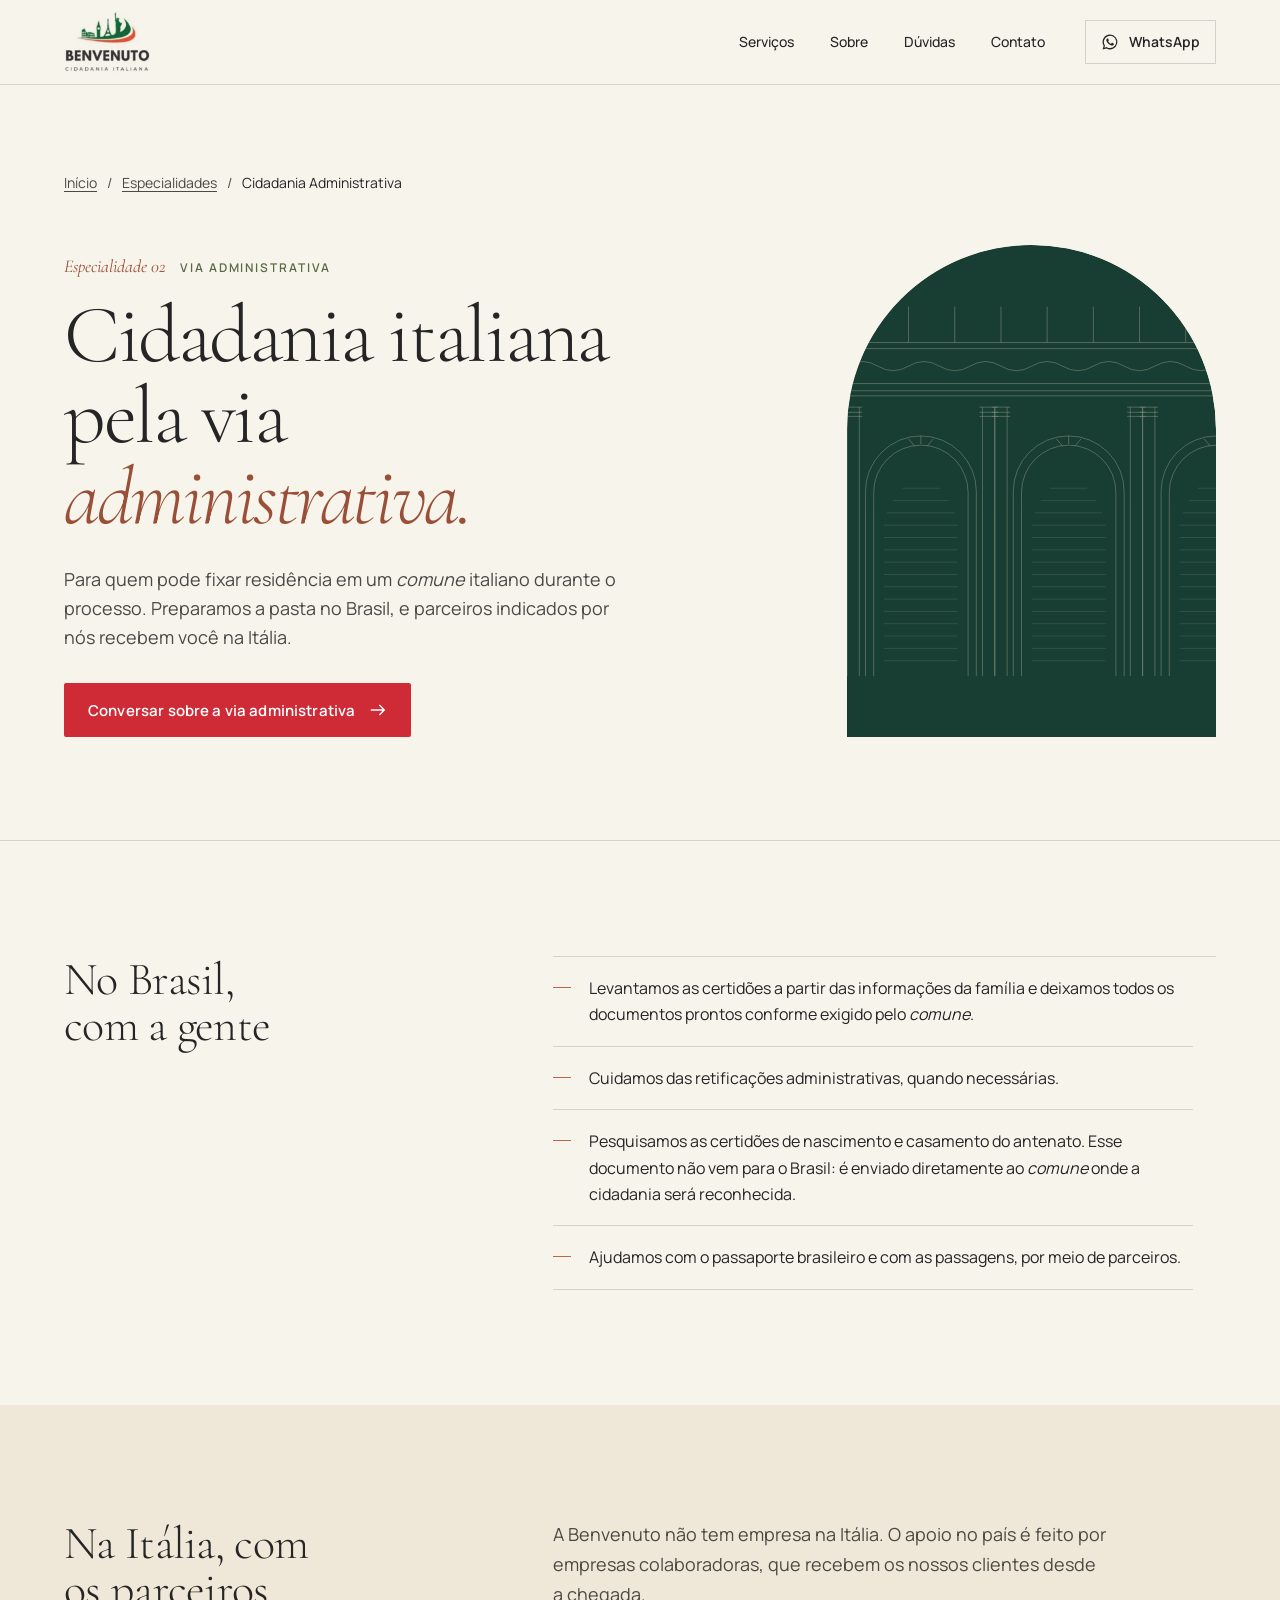
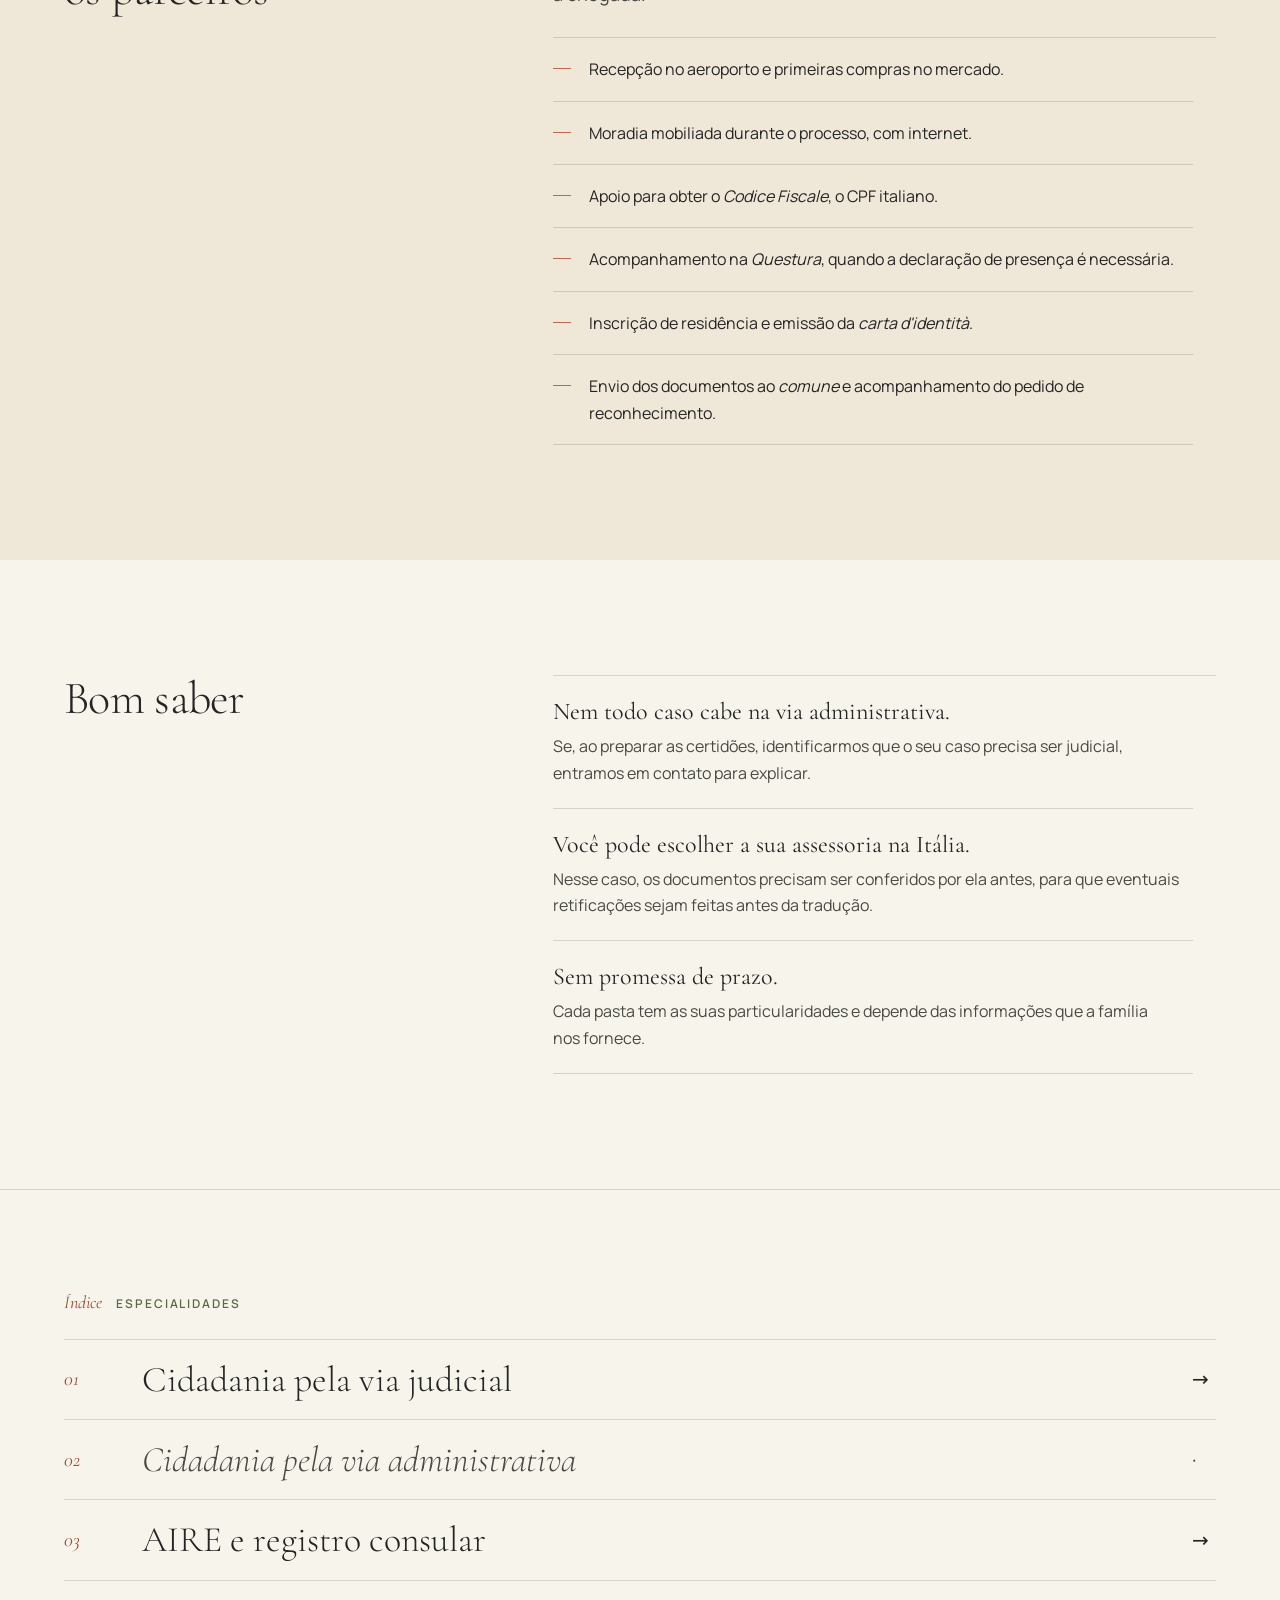
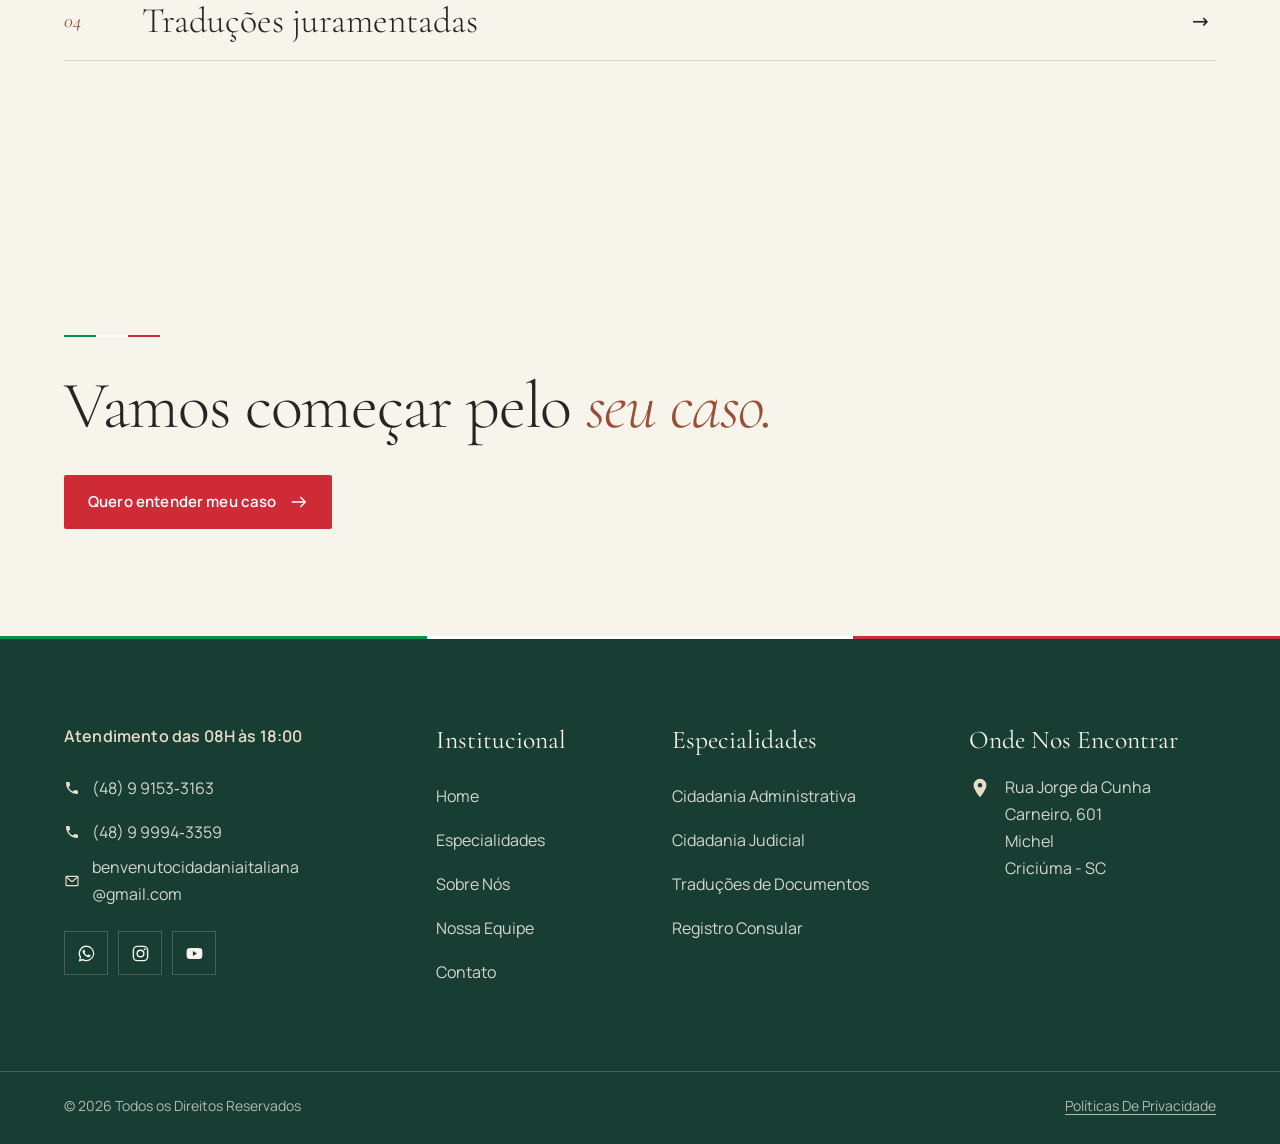
<file: cidadania-administrativa/index.html>
<!doctype html>
<html lang="pt-BR">
<head>
<meta charset="utf-8">
<meta name="viewport" content="width=device-width, initial-scale=1">
<title>Cidadania pela via administrativa — Benvenuto Cidadania Italiana</title>
<meta name="description" content="Preparamos a pasta para a cidadania italiana no comune e indicamos parceiros na Itália para recepção, moradia e acompanhamento.">
<link rel="canonical" href="https://benvenutocidadaniaitaliana.com/cidadania-administrativa/">
<meta name="theme-color" content="#183D32">
<meta property="og:type" content="website">
<meta property="og:locale" content="pt_BR">
<meta property="og:site_name" content="Benvenuto Cidadania Italiana">
<meta property="og:title" content="Cidadania pela via administrativa — Benvenuto Cidadania Italiana">
<meta property="og:description" content="Preparamos a pasta para a cidadania italiana no comune e indicamos parceiros na Itália para recepção, moradia e acompanhamento.">
<meta property="og:url" content="https://benvenutocidadaniaitaliana.com/cidadania-administrativa/">
<link rel="icon" href="/favicon.svg" type="image/svg+xml">
<link rel="preload" href="/assets/fonts/cormorant-garamond-latin-300-normal.woff2" as="font" type="font/woff2" crossorigin>
<link rel="preload" href="/assets/fonts/manrope-latin-400-normal.woff2" as="font" type="font/woff2" crossorigin>
<link rel="stylesheet" href="/assets/css/styles.css?v=mwgrsshp">
<script>
  // Estados iniciais de animação já no primeiro paint; se o GSAP não carregar em 3s, o conteúdo volta a aparecer
  (function(d){d.classList.add('js');if(!matchMedia('(prefers-reduced-motion: reduce)').matches&&!/nomotion/.test(location.search)){d.classList.add('anim-ready');setTimeout(function(){if(!window.gsap)d.classList.remove('anim-ready')},3000)}})(document.documentElement);
</script>
<script type="application/ld+json">{"@context":"https://schema.org","@type":"BreadcrumbList","itemListElement":[{"@type":"ListItem","position":1,"name":"Início","item":"https://benvenutocidadaniaitaliana.com/"},{"@type":"ListItem","position":2,"name":"Especialidades","item":"https://benvenutocidadaniaitaliana.com/#servicos"},{"@type":"ListItem","position":3,"name":"Cidadania Administrativa","item":"https://benvenutocidadaniaitaliana.com/cidadania-administrativa/"}]}</script>
</head>
<body class="">
<a class="skip" href="#conteudo">Pular para o conteúdo</a>
<svg width="0" height="0" class="sr-svg" aria-hidden="true" focusable="false">
  <defs>
    <symbol id="i-arcade" viewBox="0 0 720 720">
      <g fill="none" stroke="currentColor" stroke-width="1.1">
        <path d="M0 150 H720 M0 164 H720 M0 174 H720"/>
        <path d="M0 116 Q 30 98 60 116 T 120 116 T 180 116 T 240 116 T 300 116 T 360 116 T 420 116 T 480 116 T 540 116 T 600 116 T 660 116 T 720 116"/>
        <path d="M0 70 H720 M0 82 H720"/>
        <path d="M30 70 V0 M120 70 V0 M210 70 V0 M300 70 V0 M390 70 V0 M480 70 V0 M570 70 V0 M660 70 V0"/>
        <g id="arc-bay">
          <path d="M36 720 V360 A108 108 0 0 1 252 360 V720"/>
          <path d="M52 720 V362 A92 92 0 0 1 236 362 V720"/>
          <path d="M0 720 V196 M24 720 V196 M264 720 V196 M288 720 V196"/>
          <path d="M-6 196 H30 M258 196 H294 M-6 206 H30 M258 206 H294 M-6 214 H30 M258 214 H294"/>
          <path d="M144 252 V268 M120 258 L132 272 M168 258 L156 272"/>
          <path d="M72 690 H216 M72 666 H216 M72 642 H216 M72 618 H216 M72 594 H216 M72 570 H216 M72 546 H216 M72 522 H216 M72 498 H216 M72 474 H216 M72 450 H216 M72 426 H216 M78 402 H210 M90 378 H198 M108 354 H180" opacity=".45"/>
        </g>
        <use href="#arc-bay" x="288"/><use href="#arc-bay" x="576"/>
      </g>
    </symbol>
    <symbol id="i-stamp" viewBox="0 0 200 200">
      <defs><path id="stamp-c" d="M100,100 m-74,0 a74,74 0 1,1 148,0 a74,74 0 1,1 -148,0"/></defs>
      <circle cx="100" cy="100" r="96" fill="none" stroke="currentColor" stroke-width="1"/>
      <circle cx="100" cy="100" r="89" fill="none" stroke="currentColor" stroke-width=".6" stroke-dasharray="2 3"/>
      <circle cx="100" cy="100" r="54" fill="none" stroke="currentColor" stroke-width=".8"/>
      <text font-family="Manrope, sans-serif" font-size="12.5" font-weight="600" letter-spacing="3.6" fill="currentColor"><textPath href="#stamp-c">BENVENUTO · CIDADANIA ITALIANA · DESDE 2006 ·</textPath></text>
      <text x="100" y="98" text-anchor="middle" font-family="Cormorant Garamond, serif" font-style="italic" font-size="30" fill="currentColor">B</text>
      <text x="100" y="122" text-anchor="middle" font-family="Manrope, sans-serif" font-size="7.5" font-weight="600" letter-spacing="2" fill="currentColor">CRICIÚMA · SC</text>
    </symbol>
    <symbol id="i-wa" viewBox="0 0 24 24"><path fill="currentColor" d="M12.04 2a9.9 9.9 0 0 0-8.5 15l-1.4 5.1 5.24-1.37A9.9 9.9 0 1 0 12.04 2Zm0 18.1a8.2 8.2 0 0 1-4.18-1.15l-.3-.18-3.1.82.83-3.03-.2-.31a8.2 8.2 0 1 1 6.95 3.85Zm4.5-6.14c-.25-.12-1.46-.72-1.69-.8-.23-.08-.39-.12-.55.12-.17.25-.64.8-.78.97-.14.16-.29.18-.53.06a6.7 6.7 0 0 1-3.32-2.9c-.25-.43.25-.4.72-1.33.08-.17.04-.31-.02-.43-.06-.12-.55-1.33-.76-1.82-.2-.48-.4-.41-.55-.42h-.47a.9.9 0 0 0-.66.31 2.77 2.77 0 0 0-.86 2.06 4.8 4.8 0 0 0 1.01 2.56 11 11 0 0 0 4.21 3.72c1.57.68 2.19.74 2.97.62.48-.07 1.46-.6 1.67-1.18.2-.58.2-1.07.14-1.18-.06-.1-.22-.16-.47-.28Z"/></symbol>
    <symbol id="i-ig" viewBox="0 0 24 24"><g fill="none" stroke="currentColor" stroke-width="1.8"><rect x="3" y="3" width="18" height="18" rx="5"/><circle cx="12" cy="12" r="4.2"/></g><circle cx="17.3" cy="6.7" r="1.2" fill="currentColor"/></symbol>
    <symbol id="i-yt" viewBox="0 0 24 24"><path fill="currentColor" d="M21.6 7.2a2.6 2.6 0 0 0-1.8-1.8C18.2 5 12 5 12 5s-6.2 0-7.8.4a2.6 2.6 0 0 0-1.8 1.8C2 8.8 2 12 2 12s0 3.2.4 4.8a2.6 2.6 0 0 0 1.8 1.8c1.6.4 7.8.4 7.8.4s6.2 0 7.8-.4a2.6 2.6 0 0 0 1.8-1.8c.4-1.6.4-4.8.4-4.8s0-3.2-.4-4.8ZM10 15.1V8.9l5.2 3.1L10 15.1Z"/></symbol>
    <symbol id="i-phone" viewBox="0 0 24 24"><path fill="currentColor" d="M6.6 10.8a15.1 15.1 0 0 0 6.6 6.6l2.2-2.2c.3-.3.7-.4 1-.2 1.1.4 2.3.6 3.6.6.6 0 1 .4 1 1V20c0 .6-.4 1-1 1A17 17 0 0 1 3 4c0-.6.4-1 1-1h3.5c.6 0 1 .4 1 1 0 1.3.2 2.5.6 3.6.1.3 0 .7-.2 1l-2.3 2.2Z"/></symbol>
    <symbol id="i-mail" viewBox="0 0 24 24"><g fill="none" stroke="currentColor" stroke-width="1.7"><rect x="3" y="5" width="18" height="14" rx="1"/><path d="m3.5 6 8.5 7 8.5-7"/></g></symbol>
    <symbol id="i-pin" viewBox="0 0 24 24"><path fill="currentColor" d="M12 2a7 7 0 0 0-7 7c0 5.2 7 13 7 13s7-7.8 7-13a7 7 0 0 0-7-7Zm0 9.5A2.5 2.5 0 1 1 12 6.5a2.5 2.5 0 0 1 0 5Z"/></symbol>
    <symbol id="i-fb" viewBox="0 0 24 24"><path fill="currentColor" d="M13.5 21v-7.6h2.6l.4-3h-3V8.5c0-.9.3-1.5 1.5-1.5h1.6V4.3c-.3 0-1.2-.1-2.3-.1-2.3 0-3.9 1.4-3.9 4v2.2H7.8v3h2.6V21h3.1Z"/></symbol>
    <symbol id="i-clock" viewBox="0 0 24 24"><g fill="none" stroke="currentColor" stroke-width="1.7"><circle cx="12" cy="12" r="9"/><path d="M12 7v5l3 2"/></g></symbol>
    <symbol id="i-arrow" viewBox="0 0 20 20"><path fill="none" stroke="currentColor" stroke-width="1.5" d="M2 10h15M11.5 4.5 17 10l-5.5 5.5"/></symbol>
  </defs>
</svg>

<header class="site-header" id="topo">
  <div class="site-header__inner">
    <a class="wordmark" href="/" aria-label="Benvenuto Cidadania Italiana — página inicial">
      <img class="wordmark__img wordmark__img--claro" src="/assets/img/logo-claro.png" width="128" height="91" alt="Benvenuto Cidadania Italiana">
      <img class="wordmark__img wordmark__img--escuro" src="/assets/img/logo.png" width="128" height="91" alt="" aria-hidden="true">
    </a>
    <nav class="nav" aria-label="Principal">
      <ul>
        <li><a href="/#servicos" data-nav="servicos" aria-current="page">Serviços</a></li>
        <li><a href="/sobre-nos/" data-nav="sobre">Sobre</a></li>
        <li><a href="/perguntas-frequentes/" data-nav="duvidas">Dúvidas</a></li>
        <li><a href="/contato/" data-nav="contato">Contato</a></li>
      </ul>
    </nav>
    <a class="header-cta" data-cta="header" href="https://wa.me/5548999943359?text=Ol%C3%A1!%20Vim%20pelo%20site%20e%20gostaria%20de%20falar%20com%20a%20equipe%20da%20Benvenuto." target="_blank" rel="noopener">
      <svg aria-hidden="true"><use href="#i-wa"/></svg><span>WhatsApp</span>
    </a>
    <button class="menu-btn" type="button" aria-expanded="false" aria-controls="menu-mobile"><span class="menu-btn__label">Menu</span><span class="menu-btn__bars" aria-hidden="true"><i></i><i></i></span></button>
  </div>
  <div class="menu-mobile" id="menu-mobile" hidden>
    <nav aria-label="Menu">
      <ol>
        <li><a href="/#servicos" data-nav="servicos" aria-current="page"><span>01</span>Serviços</a></li>
        <li><a href="/sobre-nos/" data-nav="sobre"><span>02</span>Sobre</a></li>
        <li><a href="/perguntas-frequentes/" data-nav="duvidas"><span>03</span>Dúvidas</a></li>
        <li><a href="/contato/" data-nav="contato"><span>04</span>Contato</a></li>
      </ol>
    </nav>
    <a class="btn btn--red btn--block" data-cta="menu" href="https://wa.me/5548999943359?text=Ol%C3%A1!%20Vim%20pelo%20site%20da%20Benvenuto%20e%20gostaria%20de%20uma%20an%C3%A1lise%20do%20meu%20caso%20de%20cidadania%20italiana." target="_blank" rel="noopener">Quero entender meu caso <svg aria-hidden="true"><use href="#i-arrow"/></svg></a>
    <p class="menu-mobile__addr">Rua Jorge da Cunha Carneiro, 601 · Michel<br>Criciúma · SC</p>
  </div>
</header>

<main id="conteudo">
<!-- Conteúdo baseado na página atual "Cidadania Administrativa".
     CONFIRMAR com a Benvenuto se a via administrativa continua sendo oferecida (a bio do Instagram não a cita).
     Prazos legais (180 / 45 dias), "Lei de 48" e cidadania trentina do site antigo foram omitidos: dependem de validação jurídica. -->

<section class="page-head" aria-labelledby="ph-title">
  <div class="wrap page-head__grid">
    <nav class="crumbs" aria-label="Você está em"><a href="/">Início</a><span aria-hidden="true">/</span><a href="/#servicos">Especialidades</a><span aria-hidden="true">/</span><span aria-current="page">Cidadania Administrativa</span></nav>
    <div class="page-head__text">
      <p class="fasc"><b>Especialidade 02</b> Via administrativa</p>
      <h1 class="page-head__title" id="ph-title" data-anim="lines">
        <span class="line"><span>Cidadania italiana</span></span>
        <span class="line"><span>pela via</span></span>
        <span class="line"><span><em>administrativa.</em></span></span>
      </h1>
      <p class="lead" data-anim="fade">Para quem pode fixar residência em um <i>comune</i> italiano durante o processo. Preparamos a pasta no Brasil, e parceiros indicados por nós recebem você na Itália.</p>
      <div class="page-head__ctas" data-anim="fade">
        <a class="btn btn--red" data-cta="administrativa" href="https://wa.me/5548999943359?text=Ol%C3%A1!%20Tenho%20interesse%20na%20cidadania%20italiana%20pela%20via%20administrativa." target="_blank" rel="noopener">Conversar sobre a via administrativa <svg aria-hidden="true"><use href="#i-arrow"/></svg></a>
      </div>
    </div>
    <figure class="page-head__art arch" aria-hidden="true" data-anim="arch"><svg preserveAspectRatio="xMidYMid slice"><use href="#i-arcade"/></svg></figure>
  </div>
</section>

<section class="detail" aria-labelledby="d1">
  <div class="wrap detail__grid">
    <h2 class="detail__h" id="d1">No Brasil, com a gente</h2>
    <ul class="ticks" data-anim="fade">
      <li>Levantamos as certidões a partir das informações da família e deixamos todos os documentos prontos conforme exigido pelo <i>comune</i>.</li>
      <li>Cuidamos das retificações administrativas, quando necessárias.</li>
      <li>Pesquisamos as certidões de nascimento e casamento do antenato. Esse documento não vem para o Brasil: é enviado diretamente ao <i>comune</i> onde a cidadania será reconhecida.</li>
      <li>Ajudamos com o passaporte brasileiro e com as passagens, por meio de parceiros.</li>
    </ul>
  </div>
</section>

<section class="detail detail--tint" aria-labelledby="d2">
  <div class="wrap detail__grid">
    <h2 class="detail__h" id="d2">Na Itália, com os parceiros</h2>
    <div data-anim="fade">
      <p class="detail__intro">A Benvenuto não tem empresa na Itália. O apoio no país é feito por empresas colaboradoras, que recebem os nossos clientes desde a chegada.</p>
      <ul class="ticks">
        <li>Recepção no aeroporto e primeiras compras no mercado.</li>
        <li>Moradia mobiliada durante o processo, com internet.</li>
        <li>Apoio para obter o <i>Codice Fiscale</i>, o CPF italiano.</li>
        <li>Acompanhamento na <i>Questura</i>, quando a declaração de presença é necessária.</li>
        <li>Inscrição de residência e emissão da <i>carta d'identità</i>.</li>
        <li>Envio dos documentos ao <i>comune</i> e acompanhamento do pedido de reconhecimento.</li>
      </ul>
    </div>
  </div>
</section>

<section class="detail" aria-labelledby="d3">
  <div class="wrap detail__grid">
    <h2 class="detail__h" id="d3">Bom saber</h2>
    <div class="notes" data-anim="fade">
      <p><b>Nem todo caso cabe na via administrativa.</b> Se, ao preparar as certidões, identificarmos que o seu caso precisa ser judicial, entramos em contato para explicar.</p>
      <p><b>Você pode escolher a sua assessoria na Itália.</b> Nesse caso, os documentos precisam ser conferidos por ela antes, para que eventuais retificações sejam feitas antes da tradução.</p>
      <p><b>Sem promessa de prazo.</b> Cada pasta tem as suas particularidades e depende das informações que a família nos fornece.</p>
    </div>
  </div>
</section>

<section class="svc-nav" aria-labelledby="svc-nav-title">
  <div class="wrap">
    <p class="fasc" id="svc-nav-title"><b>Índice</b> Especialidades</p>
    <ol class="svc-nav__list">
      <li><a href="/cidadania-judicial/" data-svc="judicial"><span>01</span>Cidadania pela via judicial</a></li>
      <li><a href="/cidadania-administrativa/" data-svc="administrativa" aria-current="page"><span>02</span>Cidadania pela via administrativa</a></li>
      <li><a href="/registro-consular/" data-svc="registro"><span>03</span>AIRE e registro consular</a></li>
      <li><a href="/traducoes-de-documentos/" data-svc="traducoes"><span>04</span>Traduções juramentadas</a></li>
    </ol>
  </div>
</section>

<section class="end" aria-label="Fale com a equipe">
  <div class="wrap end__grid">
    <div>
      <span class="tricolor tricolor--wide" aria-hidden="true"><i></i><i></i><i></i></span>
      <p class="end__title">Vamos começar pelo <em>seu caso.</em></p>
      <a class="btn btn--red" data-cta="final" href="https://wa.me/5548999943359?text=Ol%C3%A1!%20Vim%20pelo%20site%20da%20Benvenuto%20e%20gostaria%20de%20uma%20an%C3%A1lise%20do%20meu%20caso%20de%20cidadania%20italiana." target="_blank" rel="noopener">Quero entender meu caso <svg aria-hidden="true"><use href="#i-arrow"/></svg></a>
    </div>
  </div>
</section>


</main>
<!-- Rodapé: conteúdo e textos do site atual, a pedido do cliente -->
<footer class="site-footer" id="rodape">
  <div class="wrap site-footer__grid">
    <div class="site-footer__col site-footer__col--contato">
      <p class="site-footer__h site-footer__h--small">Atendimento das 08H às 18:00</p>
      <ul class="site-footer__contacts">
        <li><svg aria-hidden="true"><use href="#i-phone"/></svg><a href="tel:+5548991533163">(48)&nbsp;9&nbsp;9153&#8209;3163</a></li>
        <li><svg aria-hidden="true"><use href="#i-phone"/></svg><a href="tel:+5548999943359">(48)&nbsp;9&nbsp;9994&#8209;3359</a></li>
        <li><svg aria-hidden="true"><use href="#i-mail"/></svg><a href="mailto:benvenutocidadaniaitaliana@gmail.com">benvenutocidadaniaitaliana<wbr>@gmail.com</a></li>
      </ul>
      <ul class="site-footer__social">
        <li><a href="https://wa.me/5548999943359?text=Ol%C3%A1!%20Vim%20pelo%20site%20e%20gostaria%20de%20falar%20com%20a%20equipe%20da%20Benvenuto." data-cta="rodape" target="_blank" rel="noopener" aria-label="Whatsapp"><svg aria-hidden="true"><use href="#i-wa"/></svg></a></li>
        <li><a href="https://www.instagram.com/benvenutocidadania/" target="_blank" rel="noopener" aria-label="Instagram"><svg aria-hidden="true"><use href="#i-ig"/></svg></a></li>
        <li><a href="https://www.youtube.com/@BenvenutoCidadaniaItaliana" target="_blank" rel="noopener" aria-label="Youtube"><svg aria-hidden="true"><use href="#i-yt"/></svg></a></li>
      </ul>
    </div>
    <nav class="site-footer__col" aria-labelledby="ft-inst">
      <p class="site-footer__h" id="ft-inst">Institucional</p>
      <ul class="site-footer__links">
        <li><a href="/">Home</a></li>
        <li><a href="/#servicos">Especialidades</a></li>
        <li><a href="/sobre-nos/">Sobre Nós</a></li>
        <li><a href="/sobre-nos/#equipe">Nossa Equipe</a></li>
        <li><a href="/contato/">Contato</a></li>
      </ul>
    </nav>
    <nav class="site-footer__col" aria-labelledby="ft-esp">
      <p class="site-footer__h" id="ft-esp">Especialidades</p>
      <ul class="site-footer__links">
        <li><a href="/cidadania-administrativa/">Cidadania Administrativa</a></li>
        <li><a href="/cidadania-judicial/">Cidadania Judicial</a></li>
        <li><a href="/traducoes-de-documentos/">Traduções de Documentos</a></li>
        <li><a href="/registro-consular/">Registro Consular</a></li>
      </ul>
    </nav>
    <div class="site-footer__col">
      <p class="site-footer__h">Onde Nos Encontrar</p>
      <a class="site-footer__addr" href="https://www.google.com/maps/dir/?api=1&amp;destination=Benvenuto+Cidadania+Italiana%2C+R.+Jorge+da+Cunha+Carneiro%2C+601+-+Michel%2C+Crici%C3%BAma+-+SC" target="_blank" rel="noopener">
        <svg aria-hidden="true"><use href="#i-pin"/></svg>
        <address>Rua Jorge da Cunha Carneiro, 601<br>Michel<br>Criciúma - SC</address>
      </a>
    </div>
  </div>
  <div class="wrap site-footer__bar">
    <p>© 2026 Todos os Direitos Reservados</p>
    <a href="/politica-de-privacidade/">Políticas De Privacidade</a>
  </div>
</footer>

<aside aria-label="Atalho para o WhatsApp">
<a class="wa-float" data-cta="flutuante" href="https://wa.me/5548999943359?text=Ol%C3%A1!%20Vim%20pelo%20site%20e%20gostaria%20de%20falar%20com%20a%20equipe%20da%20Benvenuto." target="_blank" rel="noopener" aria-label="Falar com a equipe pelo WhatsApp">
  <svg aria-hidden="true"><use href="#i-wa"/></svg><span>WhatsApp</span>
</a>
</aside>

<script src="/assets/vendor/gsap.min.js" defer></script>
<script src="/assets/vendor/ScrollTrigger.min.js" defer></script>
<script src="/assets/js/main.js?v=mwgrsshp" defer></script>
</body>
</html>
</file>
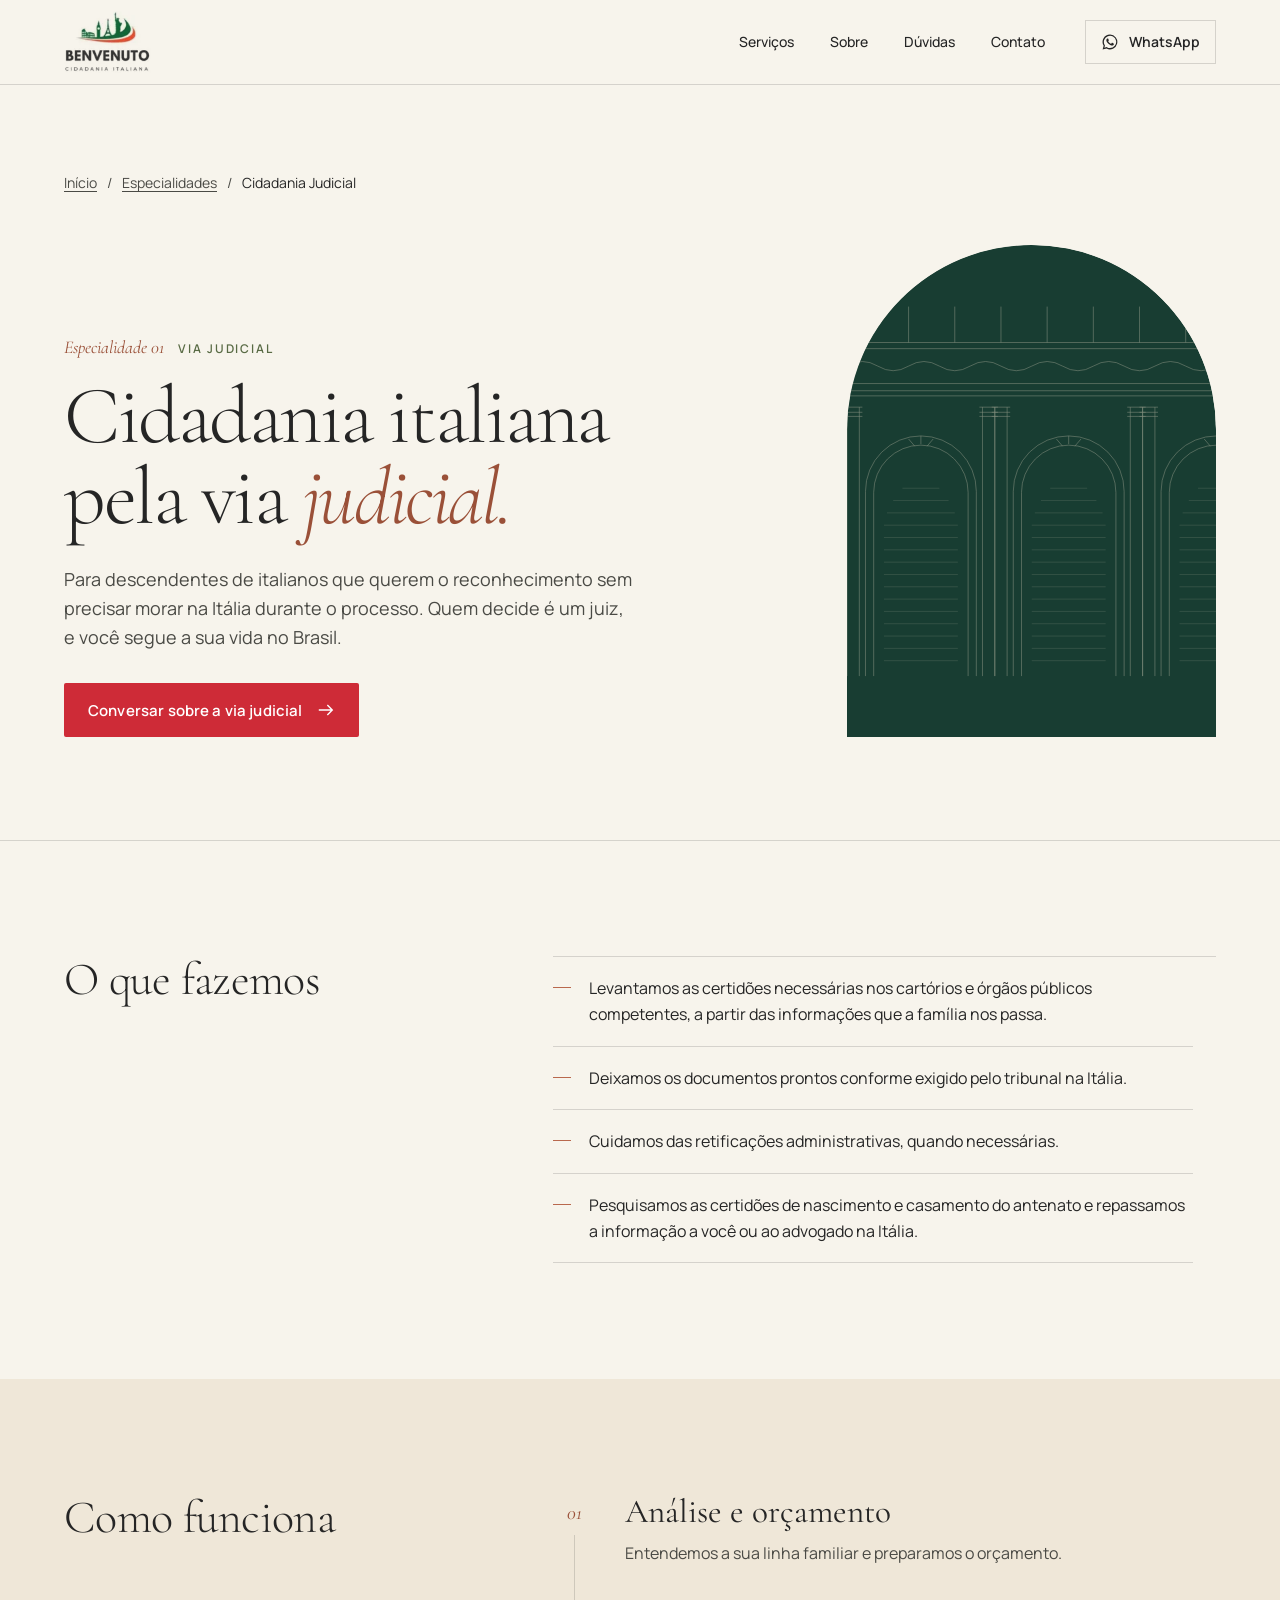
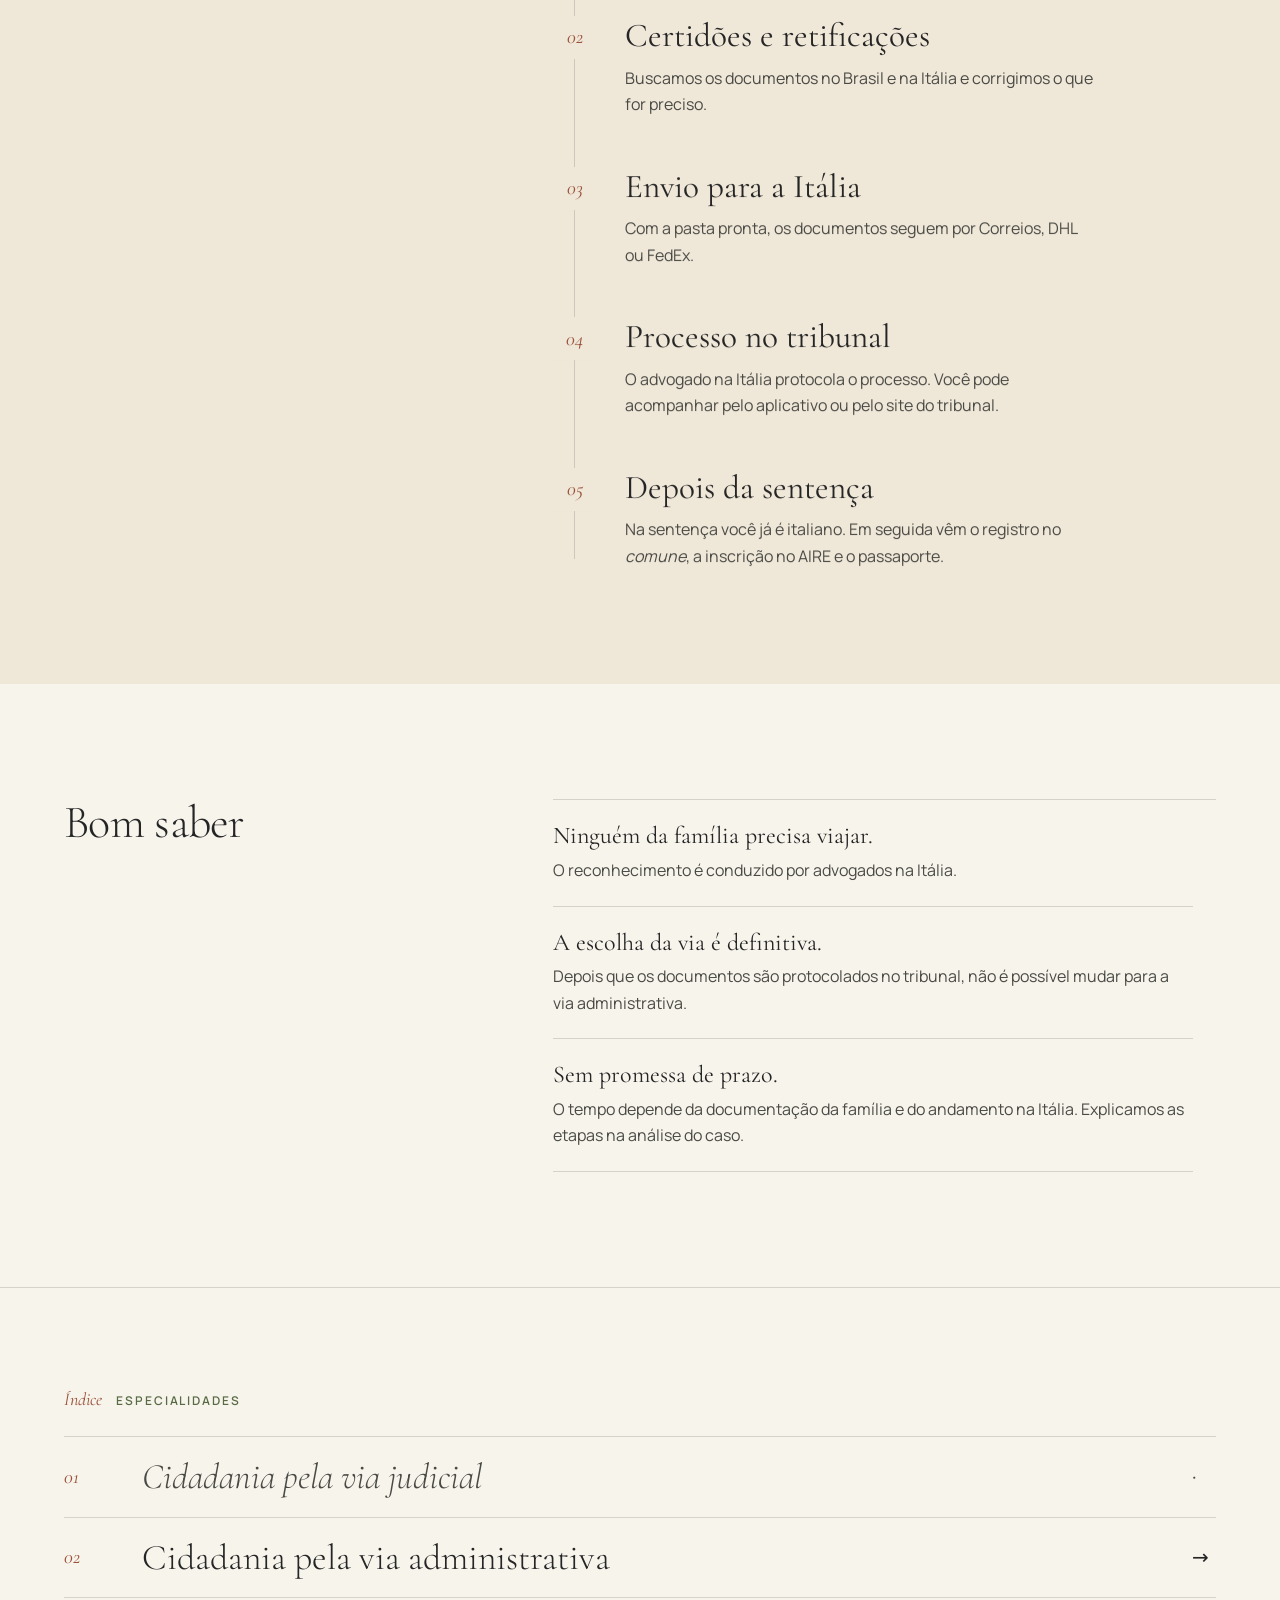
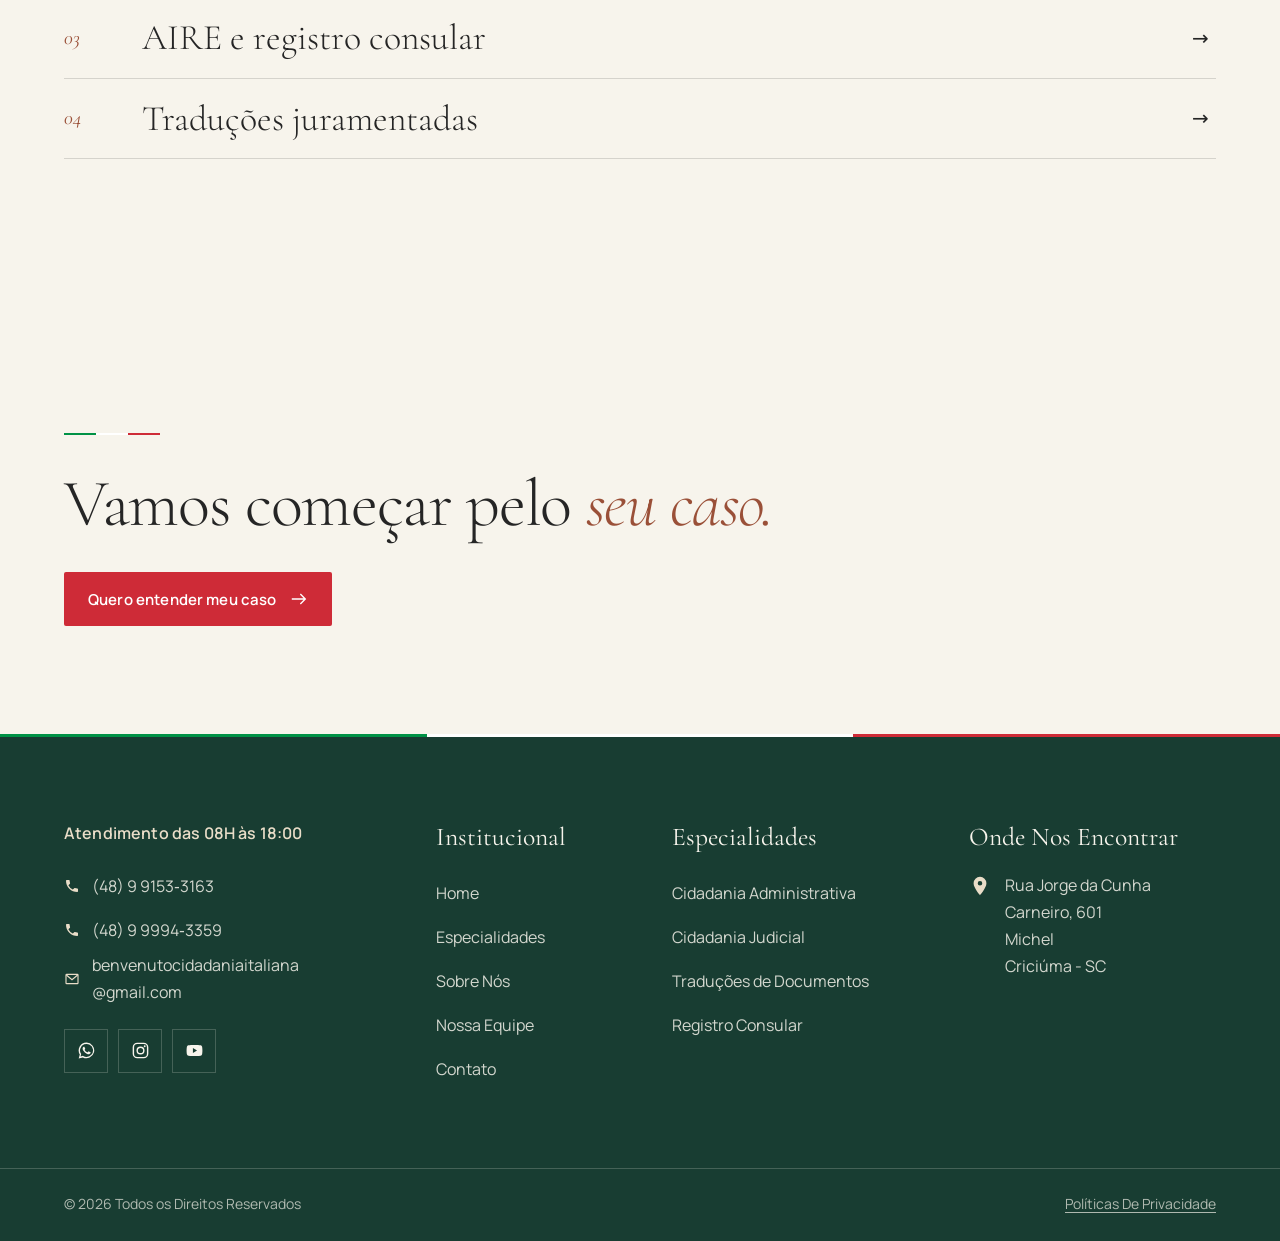
<file: cidadania-judicial/index.html>
<!doctype html>
<html lang="pt-BR">
<head>
<meta charset="utf-8">
<meta name="viewport" content="width=device-width, initial-scale=1">
<title>Cidadania italiana pela via judicial — Benvenuto Cidadania Italiana</title>
<meta name="description" content="Pasta completa para o processo judicial de cidadania italiana: certidões, retificações e traduções. Conduzido por advogados na Itália, sem precisar viajar.">
<link rel="canonical" href="https://benvenutocidadaniaitaliana.com/cidadania-judicial/">
<meta name="theme-color" content="#183D32">
<meta property="og:type" content="website">
<meta property="og:locale" content="pt_BR">
<meta property="og:site_name" content="Benvenuto Cidadania Italiana">
<meta property="og:title" content="Cidadania italiana pela via judicial — Benvenuto Cidadania Italiana">
<meta property="og:description" content="Pasta completa para o processo judicial de cidadania italiana: certidões, retificações e traduções. Conduzido por advogados na Itália, sem precisar viajar.">
<meta property="og:url" content="https://benvenutocidadaniaitaliana.com/cidadania-judicial/">
<link rel="icon" href="/favicon.svg" type="image/svg+xml">
<link rel="preload" href="/assets/fonts/cormorant-garamond-latin-300-normal.woff2" as="font" type="font/woff2" crossorigin>
<link rel="preload" href="/assets/fonts/manrope-latin-400-normal.woff2" as="font" type="font/woff2" crossorigin>
<link rel="stylesheet" href="/assets/css/styles.css?v=mwgrsshp">
<script>
  // Estados iniciais de animação já no primeiro paint; se o GSAP não carregar em 3s, o conteúdo volta a aparecer
  (function(d){d.classList.add('js');if(!matchMedia('(prefers-reduced-motion: reduce)').matches&&!/nomotion/.test(location.search)){d.classList.add('anim-ready');setTimeout(function(){if(!window.gsap)d.classList.remove('anim-ready')},3000)}})(document.documentElement);
</script>
<script type="application/ld+json">{"@context":"https://schema.org","@type":"BreadcrumbList","itemListElement":[{"@type":"ListItem","position":1,"name":"Início","item":"https://benvenutocidadaniaitaliana.com/"},{"@type":"ListItem","position":2,"name":"Especialidades","item":"https://benvenutocidadaniaitaliana.com/#servicos"},{"@type":"ListItem","position":3,"name":"Cidadania Judicial","item":"https://benvenutocidadaniaitaliana.com/cidadania-judicial/"}]}</script>
</head>
<body class="">
<a class="skip" href="#conteudo">Pular para o conteúdo</a>
<svg width="0" height="0" class="sr-svg" aria-hidden="true" focusable="false">
  <defs>
    <symbol id="i-arcade" viewBox="0 0 720 720">
      <g fill="none" stroke="currentColor" stroke-width="1.1">
        <path d="M0 150 H720 M0 164 H720 M0 174 H720"/>
        <path d="M0 116 Q 30 98 60 116 T 120 116 T 180 116 T 240 116 T 300 116 T 360 116 T 420 116 T 480 116 T 540 116 T 600 116 T 660 116 T 720 116"/>
        <path d="M0 70 H720 M0 82 H720"/>
        <path d="M30 70 V0 M120 70 V0 M210 70 V0 M300 70 V0 M390 70 V0 M480 70 V0 M570 70 V0 M660 70 V0"/>
        <g id="arc-bay">
          <path d="M36 720 V360 A108 108 0 0 1 252 360 V720"/>
          <path d="M52 720 V362 A92 92 0 0 1 236 362 V720"/>
          <path d="M0 720 V196 M24 720 V196 M264 720 V196 M288 720 V196"/>
          <path d="M-6 196 H30 M258 196 H294 M-6 206 H30 M258 206 H294 M-6 214 H30 M258 214 H294"/>
          <path d="M144 252 V268 M120 258 L132 272 M168 258 L156 272"/>
          <path d="M72 690 H216 M72 666 H216 M72 642 H216 M72 618 H216 M72 594 H216 M72 570 H216 M72 546 H216 M72 522 H216 M72 498 H216 M72 474 H216 M72 450 H216 M72 426 H216 M78 402 H210 M90 378 H198 M108 354 H180" opacity=".45"/>
        </g>
        <use href="#arc-bay" x="288"/><use href="#arc-bay" x="576"/>
      </g>
    </symbol>
    <symbol id="i-stamp" viewBox="0 0 200 200">
      <defs><path id="stamp-c" d="M100,100 m-74,0 a74,74 0 1,1 148,0 a74,74 0 1,1 -148,0"/></defs>
      <circle cx="100" cy="100" r="96" fill="none" stroke="currentColor" stroke-width="1"/>
      <circle cx="100" cy="100" r="89" fill="none" stroke="currentColor" stroke-width=".6" stroke-dasharray="2 3"/>
      <circle cx="100" cy="100" r="54" fill="none" stroke="currentColor" stroke-width=".8"/>
      <text font-family="Manrope, sans-serif" font-size="12.5" font-weight="600" letter-spacing="3.6" fill="currentColor"><textPath href="#stamp-c">BENVENUTO · CIDADANIA ITALIANA · DESDE 2006 ·</textPath></text>
      <text x="100" y="98" text-anchor="middle" font-family="Cormorant Garamond, serif" font-style="italic" font-size="30" fill="currentColor">B</text>
      <text x="100" y="122" text-anchor="middle" font-family="Manrope, sans-serif" font-size="7.5" font-weight="600" letter-spacing="2" fill="currentColor">CRICIÚMA · SC</text>
    </symbol>
    <symbol id="i-wa" viewBox="0 0 24 24"><path fill="currentColor" d="M12.04 2a9.9 9.9 0 0 0-8.5 15l-1.4 5.1 5.24-1.37A9.9 9.9 0 1 0 12.04 2Zm0 18.1a8.2 8.2 0 0 1-4.18-1.15l-.3-.18-3.1.82.83-3.03-.2-.31a8.2 8.2 0 1 1 6.95 3.85Zm4.5-6.14c-.25-.12-1.46-.72-1.69-.8-.23-.08-.39-.12-.55.12-.17.25-.64.8-.78.97-.14.16-.29.18-.53.06a6.7 6.7 0 0 1-3.32-2.9c-.25-.43.25-.4.72-1.33.08-.17.04-.31-.02-.43-.06-.12-.55-1.33-.76-1.82-.2-.48-.4-.41-.55-.42h-.47a.9.9 0 0 0-.66.31 2.77 2.77 0 0 0-.86 2.06 4.8 4.8 0 0 0 1.01 2.56 11 11 0 0 0 4.21 3.72c1.57.68 2.19.74 2.97.62.48-.07 1.46-.6 1.67-1.18.2-.58.2-1.07.14-1.18-.06-.1-.22-.16-.47-.28Z"/></symbol>
    <symbol id="i-ig" viewBox="0 0 24 24"><g fill="none" stroke="currentColor" stroke-width="1.8"><rect x="3" y="3" width="18" height="18" rx="5"/><circle cx="12" cy="12" r="4.2"/></g><circle cx="17.3" cy="6.7" r="1.2" fill="currentColor"/></symbol>
    <symbol id="i-yt" viewBox="0 0 24 24"><path fill="currentColor" d="M21.6 7.2a2.6 2.6 0 0 0-1.8-1.8C18.2 5 12 5 12 5s-6.2 0-7.8.4a2.6 2.6 0 0 0-1.8 1.8C2 8.8 2 12 2 12s0 3.2.4 4.8a2.6 2.6 0 0 0 1.8 1.8c1.6.4 7.8.4 7.8.4s6.2 0 7.8-.4a2.6 2.6 0 0 0 1.8-1.8c.4-1.6.4-4.8.4-4.8s0-3.2-.4-4.8ZM10 15.1V8.9l5.2 3.1L10 15.1Z"/></symbol>
    <symbol id="i-phone" viewBox="0 0 24 24"><path fill="currentColor" d="M6.6 10.8a15.1 15.1 0 0 0 6.6 6.6l2.2-2.2c.3-.3.7-.4 1-.2 1.1.4 2.3.6 3.6.6.6 0 1 .4 1 1V20c0 .6-.4 1-1 1A17 17 0 0 1 3 4c0-.6.4-1 1-1h3.5c.6 0 1 .4 1 1 0 1.3.2 2.5.6 3.6.1.3 0 .7-.2 1l-2.3 2.2Z"/></symbol>
    <symbol id="i-mail" viewBox="0 0 24 24"><g fill="none" stroke="currentColor" stroke-width="1.7"><rect x="3" y="5" width="18" height="14" rx="1"/><path d="m3.5 6 8.5 7 8.5-7"/></g></symbol>
    <symbol id="i-pin" viewBox="0 0 24 24"><path fill="currentColor" d="M12 2a7 7 0 0 0-7 7c0 5.2 7 13 7 13s7-7.8 7-13a7 7 0 0 0-7-7Zm0 9.5A2.5 2.5 0 1 1 12 6.5a2.5 2.5 0 0 1 0 5Z"/></symbol>
    <symbol id="i-fb" viewBox="0 0 24 24"><path fill="currentColor" d="M13.5 21v-7.6h2.6l.4-3h-3V8.5c0-.9.3-1.5 1.5-1.5h1.6V4.3c-.3 0-1.2-.1-2.3-.1-2.3 0-3.9 1.4-3.9 4v2.2H7.8v3h2.6V21h3.1Z"/></symbol>
    <symbol id="i-clock" viewBox="0 0 24 24"><g fill="none" stroke="currentColor" stroke-width="1.7"><circle cx="12" cy="12" r="9"/><path d="M12 7v5l3 2"/></g></symbol>
    <symbol id="i-arrow" viewBox="0 0 20 20"><path fill="none" stroke="currentColor" stroke-width="1.5" d="M2 10h15M11.5 4.5 17 10l-5.5 5.5"/></symbol>
  </defs>
</svg>

<header class="site-header" id="topo">
  <div class="site-header__inner">
    <a class="wordmark" href="/" aria-label="Benvenuto Cidadania Italiana — página inicial">
      <img class="wordmark__img wordmark__img--claro" src="/assets/img/logo-claro.png" width="128" height="91" alt="Benvenuto Cidadania Italiana">
      <img class="wordmark__img wordmark__img--escuro" src="/assets/img/logo.png" width="128" height="91" alt="" aria-hidden="true">
    </a>
    <nav class="nav" aria-label="Principal">
      <ul>
        <li><a href="/#servicos" data-nav="servicos" aria-current="page">Serviços</a></li>
        <li><a href="/sobre-nos/" data-nav="sobre">Sobre</a></li>
        <li><a href="/perguntas-frequentes/" data-nav="duvidas">Dúvidas</a></li>
        <li><a href="/contato/" data-nav="contato">Contato</a></li>
      </ul>
    </nav>
    <a class="header-cta" data-cta="header" href="https://wa.me/5548999943359?text=Ol%C3%A1!%20Vim%20pelo%20site%20e%20gostaria%20de%20falar%20com%20a%20equipe%20da%20Benvenuto." target="_blank" rel="noopener">
      <svg aria-hidden="true"><use href="#i-wa"/></svg><span>WhatsApp</span>
    </a>
    <button class="menu-btn" type="button" aria-expanded="false" aria-controls="menu-mobile"><span class="menu-btn__label">Menu</span><span class="menu-btn__bars" aria-hidden="true"><i></i><i></i></span></button>
  </div>
  <div class="menu-mobile" id="menu-mobile" hidden>
    <nav aria-label="Menu">
      <ol>
        <li><a href="/#servicos" data-nav="servicos" aria-current="page"><span>01</span>Serviços</a></li>
        <li><a href="/sobre-nos/" data-nav="sobre"><span>02</span>Sobre</a></li>
        <li><a href="/perguntas-frequentes/" data-nav="duvidas"><span>03</span>Dúvidas</a></li>
        <li><a href="/contato/" data-nav="contato"><span>04</span>Contato</a></li>
      </ol>
    </nav>
    <a class="btn btn--red btn--block" data-cta="menu" href="https://wa.me/5548999943359?text=Ol%C3%A1!%20Vim%20pelo%20site%20da%20Benvenuto%20e%20gostaria%20de%20uma%20an%C3%A1lise%20do%20meu%20caso%20de%20cidadania%20italiana." target="_blank" rel="noopener">Quero entender meu caso <svg aria-hidden="true"><use href="#i-arrow"/></svg></a>
    <p class="menu-mobile__addr">Rua Jorge da Cunha Carneiro, 601 · Michel<br>Criciúma · SC</p>
  </div>
</header>

<main id="conteudo">
<!-- Conteúdo baseado na página atual "Cidadania Judicial"; prazos e formas de pagamento do site antigo foram omitidos de propósito -->

<section class="page-head" aria-labelledby="ph-title">
  <div class="wrap page-head__grid">
    <nav class="crumbs" aria-label="Você está em"><a href="/">Início</a><span aria-hidden="true">/</span><a href="/#servicos">Especialidades</a><span aria-hidden="true">/</span><span aria-current="page">Cidadania Judicial</span></nav>
    <div class="page-head__text">
      <p class="fasc"><b>Especialidade 01</b> Via judicial</p>
      <h1 class="page-head__title" id="ph-title" data-anim="lines">
        <span class="line"><span>Cidadania italiana</span></span>
        <span class="line"><span>pela via <em>judicial.</em></span></span>
      </h1>
      <p class="lead" data-anim="fade">Para descendentes de italianos que querem o reconhecimento sem precisar morar na Itália durante o processo. Quem decide é um juiz, e você segue a sua vida no Brasil.</p>
      <div class="page-head__ctas" data-anim="fade">
        <a class="btn btn--red" data-cta="judicial" href="https://wa.me/5548999943359?text=Ol%C3%A1!%20Tenho%20interesse%20na%20cidadania%20italiana%20pela%20via%20judicial." target="_blank" rel="noopener">Conversar sobre a via judicial <svg aria-hidden="true"><use href="#i-arrow"/></svg></a>
      </div>
    </div>
    <figure class="page-head__art arch" aria-hidden="true" data-anim="arch"><svg preserveAspectRatio="xMidYMid slice"><use href="#i-arcade"/></svg></figure>
  </div>
</section>

<section class="detail" aria-labelledby="d1">
  <div class="wrap detail__grid">
    <h2 class="detail__h" id="d1">O que fazemos</h2>
    <ul class="ticks" data-anim="fade">
      <li>Levantamos as certidões necessárias nos cartórios e órgãos públicos competentes, a partir das informações que a família nos passa.</li>
      <li>Deixamos os documentos prontos conforme exigido pelo tribunal na Itália.</li>
      <li>Cuidamos das retificações administrativas, quando necessárias.</li>
      <li>Pesquisamos as certidões de nascimento e casamento do antenato e repassamos a informação a você ou ao advogado na Itália.</li>
    </ul>
  </div>
</section>

<section class="detail detail--tint" aria-labelledby="d2">
  <div class="wrap detail__grid">
    <h2 class="detail__h" id="d2">Como funciona</h2>
    <div class="steps-wrap steps-wrap--compact">
      <span class="steps__line" aria-hidden="true"></span>
      <ol class="steps">
        <li class="step" data-anim="fade"><span class="step__n">01</span><h3 class="step__t">Análise e orçamento</h3><p>Entendemos a sua linha familiar e preparamos o orçamento.</p></li>
        <li class="step" data-anim="fade"><span class="step__n">02</span><h3 class="step__t">Certidões e retificações</h3><p>Buscamos os documentos no Brasil e na Itália e corrigimos o que for preciso.</p></li>
        <li class="step" data-anim="fade"><span class="step__n">03</span><h3 class="step__t">Envio para a Itália</h3><p>Com a pasta pronta, os documentos seguem por Correios, DHL ou FedEx.</p></li>
        <li class="step" data-anim="fade"><span class="step__n">04</span><h3 class="step__t">Processo no tribunal</h3><p>O advogado na Itália protocola o processo. Você pode acompanhar pelo aplicativo ou pelo site do tribunal.</p></li>
        <li class="step" data-anim="fade"><span class="step__n">05</span><h3 class="step__t">Depois da sentença</h3><p>Na sentença você já é italiano. Em seguida vêm o registro no <i>comune</i>, a inscrição no AIRE e o passaporte.</p></li>
      </ol>
    </div>
  </div>
</section>

<section class="detail" aria-labelledby="d3">
  <div class="wrap detail__grid">
    <h2 class="detail__h" id="d3">Bom saber</h2>
    <div class="notes" data-anim="fade">
      <p><b>Ninguém da família precisa viajar.</b> O reconhecimento é conduzido por advogados na Itália.</p>
      <p><b>A escolha da via é definitiva.</b> Depois que os documentos são protocolados no tribunal, não é possível mudar para a via administrativa.</p>
      <p><b>Sem promessa de prazo.</b> O tempo depende da documentação da família e do andamento na Itália. Explicamos as etapas na análise do caso.</p>
    </div>
  </div>
</section>

<section class="svc-nav" aria-labelledby="svc-nav-title">
  <div class="wrap">
    <p class="fasc" id="svc-nav-title"><b>Índice</b> Especialidades</p>
    <ol class="svc-nav__list">
      <li><a href="/cidadania-judicial/" data-svc="judicial" aria-current="page"><span>01</span>Cidadania pela via judicial</a></li>
      <li><a href="/cidadania-administrativa/" data-svc="administrativa"><span>02</span>Cidadania pela via administrativa</a></li>
      <li><a href="/registro-consular/" data-svc="registro"><span>03</span>AIRE e registro consular</a></li>
      <li><a href="/traducoes-de-documentos/" data-svc="traducoes"><span>04</span>Traduções juramentadas</a></li>
    </ol>
  </div>
</section>

<section class="end" aria-label="Fale com a equipe">
  <div class="wrap end__grid">
    <div>
      <span class="tricolor tricolor--wide" aria-hidden="true"><i></i><i></i><i></i></span>
      <p class="end__title">Vamos começar pelo <em>seu caso.</em></p>
      <a class="btn btn--red" data-cta="final" href="https://wa.me/5548999943359?text=Ol%C3%A1!%20Vim%20pelo%20site%20da%20Benvenuto%20e%20gostaria%20de%20uma%20an%C3%A1lise%20do%20meu%20caso%20de%20cidadania%20italiana." target="_blank" rel="noopener">Quero entender meu caso <svg aria-hidden="true"><use href="#i-arrow"/></svg></a>
    </div>
  </div>
</section>


</main>
<!-- Rodapé: conteúdo e textos do site atual, a pedido do cliente -->
<footer class="site-footer" id="rodape">
  <div class="wrap site-footer__grid">
    <div class="site-footer__col site-footer__col--contato">
      <p class="site-footer__h site-footer__h--small">Atendimento das 08H às 18:00</p>
      <ul class="site-footer__contacts">
        <li><svg aria-hidden="true"><use href="#i-phone"/></svg><a href="tel:+5548991533163">(48)&nbsp;9&nbsp;9153&#8209;3163</a></li>
        <li><svg aria-hidden="true"><use href="#i-phone"/></svg><a href="tel:+5548999943359">(48)&nbsp;9&nbsp;9994&#8209;3359</a></li>
        <li><svg aria-hidden="true"><use href="#i-mail"/></svg><a href="mailto:benvenutocidadaniaitaliana@gmail.com">benvenutocidadaniaitaliana<wbr>@gmail.com</a></li>
      </ul>
      <ul class="site-footer__social">
        <li><a href="https://wa.me/5548999943359?text=Ol%C3%A1!%20Vim%20pelo%20site%20e%20gostaria%20de%20falar%20com%20a%20equipe%20da%20Benvenuto." data-cta="rodape" target="_blank" rel="noopener" aria-label="Whatsapp"><svg aria-hidden="true"><use href="#i-wa"/></svg></a></li>
        <li><a href="https://www.instagram.com/benvenutocidadania/" target="_blank" rel="noopener" aria-label="Instagram"><svg aria-hidden="true"><use href="#i-ig"/></svg></a></li>
        <li><a href="https://www.youtube.com/@BenvenutoCidadaniaItaliana" target="_blank" rel="noopener" aria-label="Youtube"><svg aria-hidden="true"><use href="#i-yt"/></svg></a></li>
      </ul>
    </div>
    <nav class="site-footer__col" aria-labelledby="ft-inst">
      <p class="site-footer__h" id="ft-inst">Institucional</p>
      <ul class="site-footer__links">
        <li><a href="/">Home</a></li>
        <li><a href="/#servicos">Especialidades</a></li>
        <li><a href="/sobre-nos/">Sobre Nós</a></li>
        <li><a href="/sobre-nos/#equipe">Nossa Equipe</a></li>
        <li><a href="/contato/">Contato</a></li>
      </ul>
    </nav>
    <nav class="site-footer__col" aria-labelledby="ft-esp">
      <p class="site-footer__h" id="ft-esp">Especialidades</p>
      <ul class="site-footer__links">
        <li><a href="/cidadania-administrativa/">Cidadania Administrativa</a></li>
        <li><a href="/cidadania-judicial/">Cidadania Judicial</a></li>
        <li><a href="/traducoes-de-documentos/">Traduções de Documentos</a></li>
        <li><a href="/registro-consular/">Registro Consular</a></li>
      </ul>
    </nav>
    <div class="site-footer__col">
      <p class="site-footer__h">Onde Nos Encontrar</p>
      <a class="site-footer__addr" href="https://www.google.com/maps/dir/?api=1&amp;destination=Benvenuto+Cidadania+Italiana%2C+R.+Jorge+da+Cunha+Carneiro%2C+601+-+Michel%2C+Crici%C3%BAma+-+SC" target="_blank" rel="noopener">
        <svg aria-hidden="true"><use href="#i-pin"/></svg>
        <address>Rua Jorge da Cunha Carneiro, 601<br>Michel<br>Criciúma - SC</address>
      </a>
    </div>
  </div>
  <div class="wrap site-footer__bar">
    <p>© 2026 Todos os Direitos Reservados</p>
    <a href="/politica-de-privacidade/">Políticas De Privacidade</a>
  </div>
</footer>

<aside aria-label="Atalho para o WhatsApp">
<a class="wa-float" data-cta="flutuante" href="https://wa.me/5548999943359?text=Ol%C3%A1!%20Vim%20pelo%20site%20e%20gostaria%20de%20falar%20com%20a%20equipe%20da%20Benvenuto." target="_blank" rel="noopener" aria-label="Falar com a equipe pelo WhatsApp">
  <svg aria-hidden="true"><use href="#i-wa"/></svg><span>WhatsApp</span>
</a>
</aside>

<script src="/assets/vendor/gsap.min.js" defer></script>
<script src="/assets/vendor/ScrollTrigger.min.js" defer></script>
<script src="/assets/js/main.js?v=mwgrsshp" defer></script>
</body>
</html>
</file>
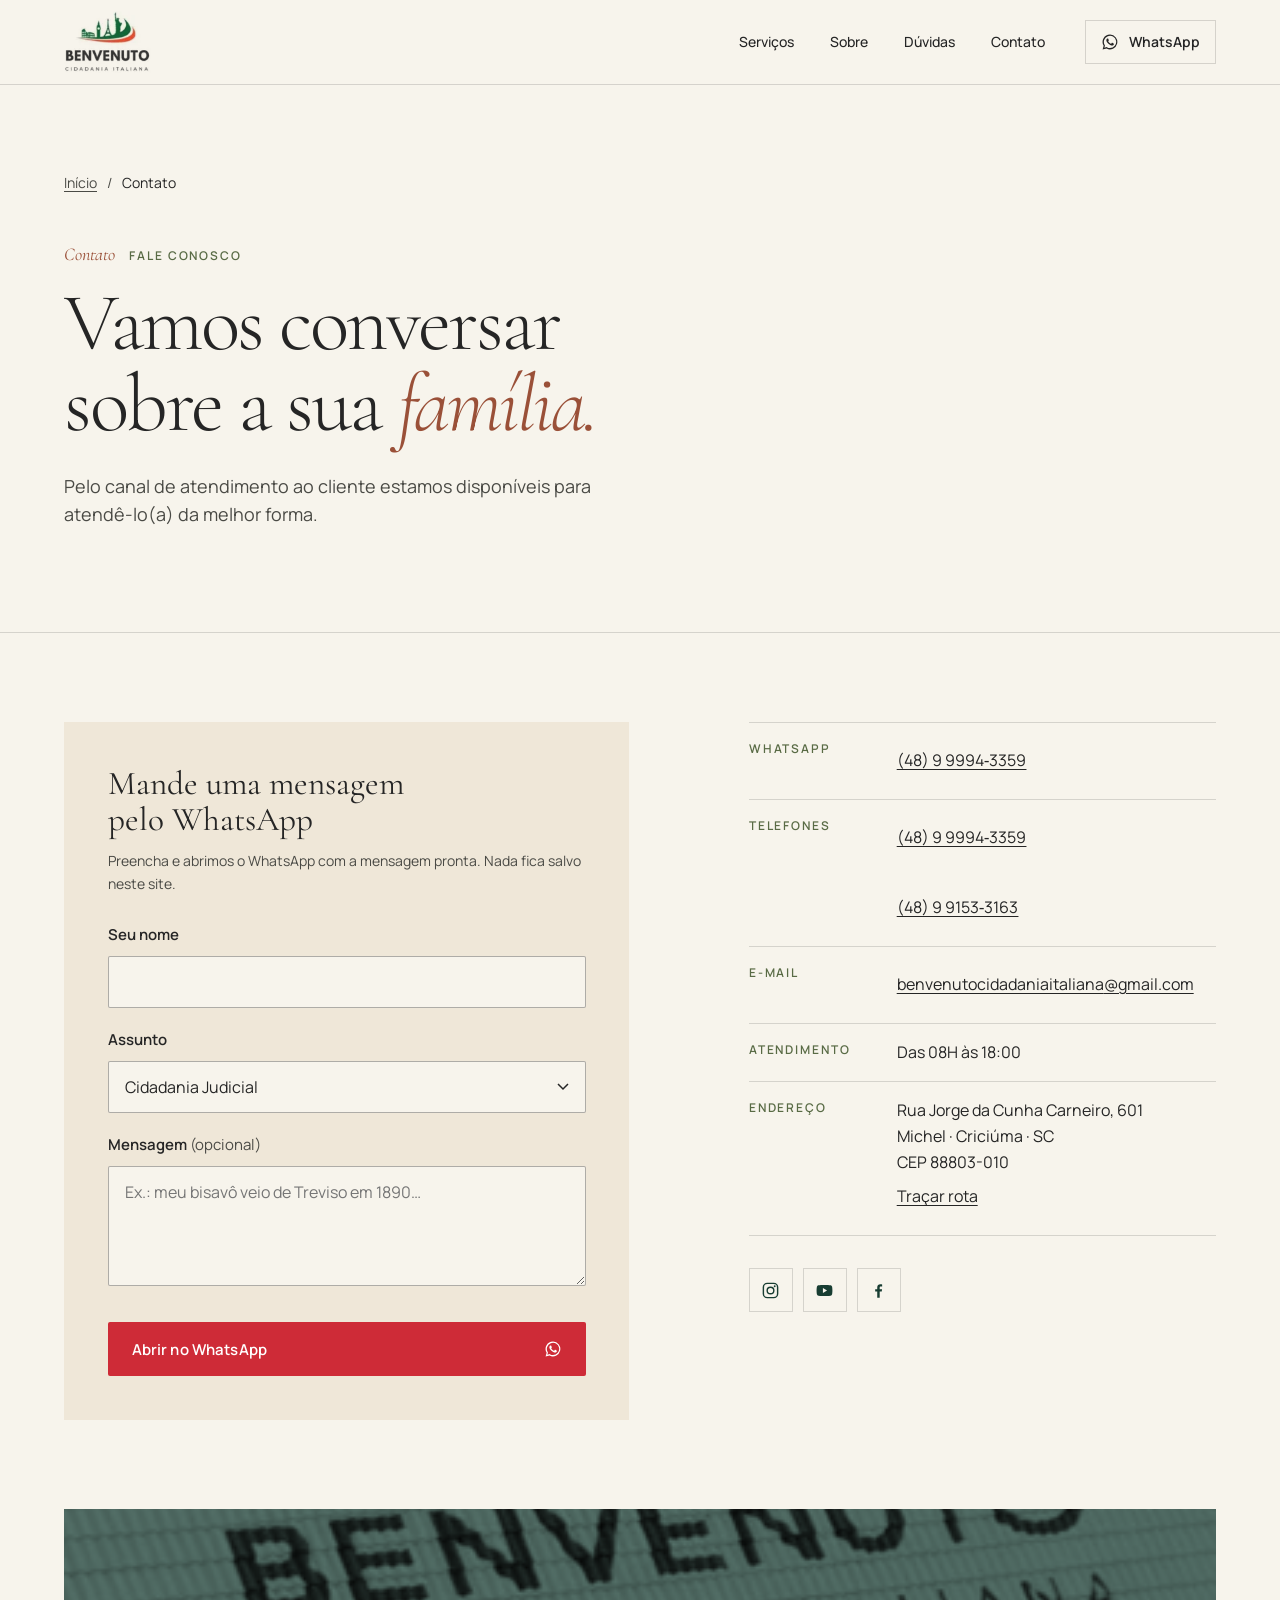
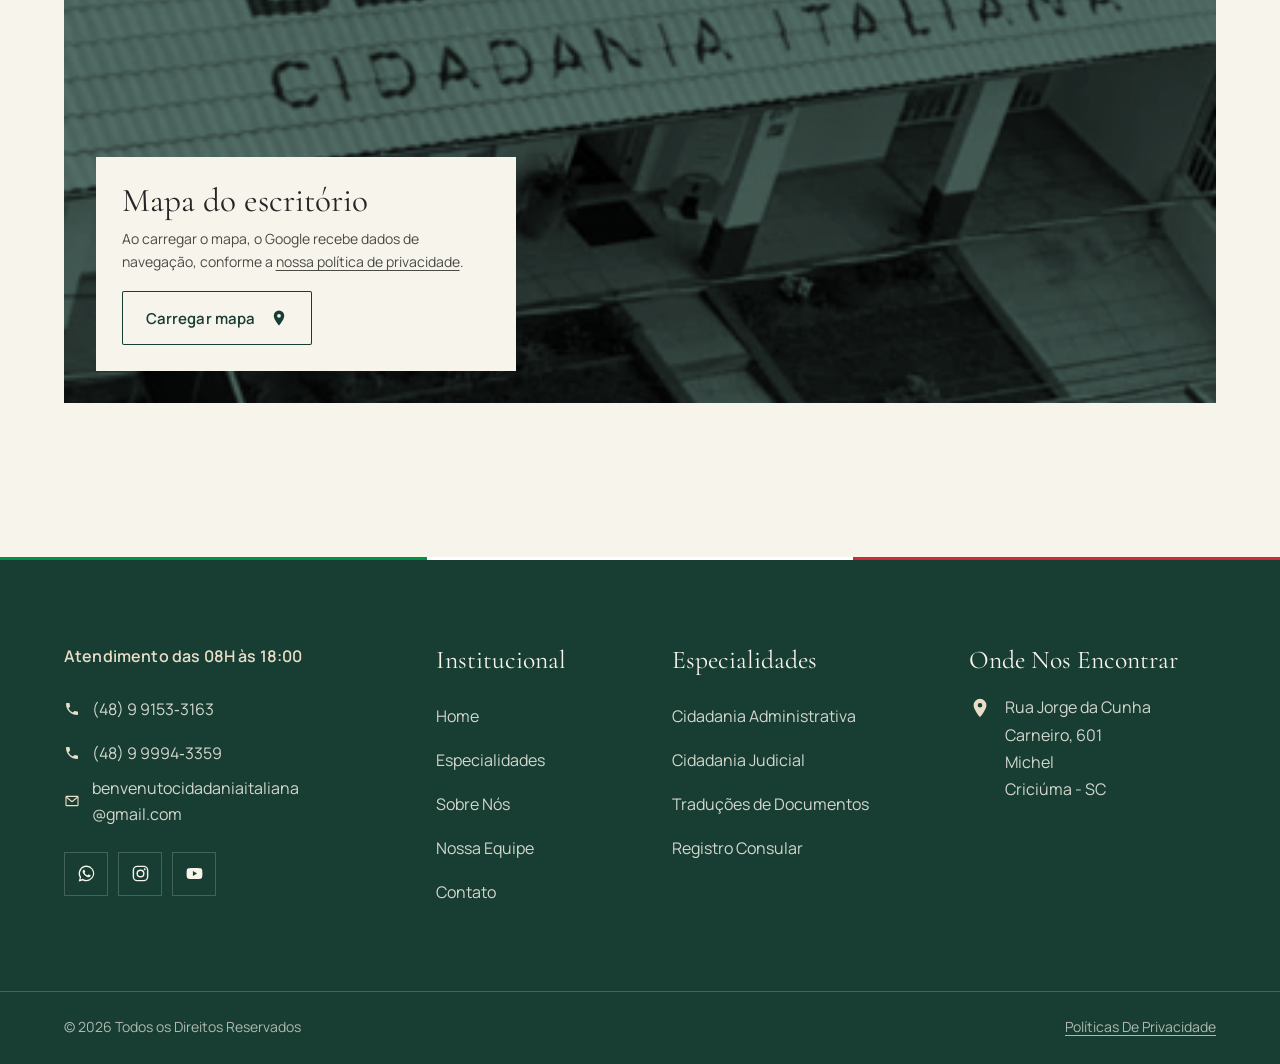
<file: contato/index.html>
<!doctype html>
<html lang="pt-BR">
<head>
<meta charset="utf-8">
<meta name="viewport" content="width=device-width, initial-scale=1">
<title>Contato — Benvenuto Cidadania Italiana · Criciúma/SC</title>
<meta name="description" content="Fale com a Benvenuto pelo WhatsApp (48) 9 9994-3359, por telefone ou e-mail, ou visite o escritório na Rua Jorge da Cunha Carneiro, 601, Michel, Criciúma/SC.">
<link rel="canonical" href="https://benvenutocidadaniaitaliana.com/contato/">
<meta name="theme-color" content="#183D32">
<meta property="og:type" content="website">
<meta property="og:locale" content="pt_BR">
<meta property="og:site_name" content="Benvenuto Cidadania Italiana">
<meta property="og:title" content="Contato — Benvenuto Cidadania Italiana · Criciúma/SC">
<meta property="og:description" content="Fale com a Benvenuto pelo WhatsApp (48) 9 9994-3359, por telefone ou e-mail, ou visite o escritório na Rua Jorge da Cunha Carneiro, 601, Michel, Criciúma/SC.">
<meta property="og:url" content="https://benvenutocidadaniaitaliana.com/contato/">
<link rel="icon" href="/favicon.svg" type="image/svg+xml">
<link rel="preload" href="/assets/fonts/cormorant-garamond-latin-300-normal.woff2" as="font" type="font/woff2" crossorigin>
<link rel="preload" href="/assets/fonts/manrope-latin-400-normal.woff2" as="font" type="font/woff2" crossorigin>
<link rel="stylesheet" href="/assets/css/styles.css?v=mwgrsshp">
<script>
  // Estados iniciais de animação já no primeiro paint; se o GSAP não carregar em 3s, o conteúdo volta a aparecer
  (function(d){d.classList.add('js');if(!matchMedia('(prefers-reduced-motion: reduce)').matches&&!/nomotion/.test(location.search)){d.classList.add('anim-ready');setTimeout(function(){if(!window.gsap)d.classList.remove('anim-ready')},3000)}})(document.documentElement);
</script>
<script type="application/ld+json">{"@context":"https://schema.org","@type":"ProfessionalService","@id":"https://benvenutocidadaniaitaliana.com/#empresa","name":"Benvenuto Cidadania Italiana","url":"https://benvenutocidadaniaitaliana.com/","logo":"https://benvenutocidadaniaitaliana.com/assets/img/logo.png","image":"https://benvenutocidadaniaitaliana.com/assets/img/logo.png","telephone":"+55 48 99994-3359","email":"benvenutocidadaniaitaliana@gmail.com","foundingDate":"2006","address":{"@type":"PostalAddress","streetAddress":"Rua Jorge da Cunha Carneiro, 601 - Michel","addressLocality":"Criciúma","addressRegion":"SC","postalCode":"88803-010","addressCountry":"BR"},"geo":{"@type":"GeoCoordinates","latitude":-28.6858881,"longitude":-49.3753513},"sameAs":["https://www.instagram.com/benvenutocidadania/","https://www.youtube.com/@BenvenutoCidadaniaItaliana","https://www.facebook.com/profile.php?id=100063840031773"]}</script>
<script type="application/ld+json">{"@context":"https://schema.org","@type":"BreadcrumbList","itemListElement":[{"@type":"ListItem","position":1,"name":"Início","item":"https://benvenutocidadaniaitaliana.com/"},{"@type":"ListItem","position":2,"name":"Contato","item":"https://benvenutocidadaniaitaliana.com/contato/"}]}</script>
</head>
<body class="">
<a class="skip" href="#conteudo">Pular para o conteúdo</a>
<svg width="0" height="0" class="sr-svg" aria-hidden="true" focusable="false">
  <defs>
    <symbol id="i-arcade" viewBox="0 0 720 720">
      <g fill="none" stroke="currentColor" stroke-width="1.1">
        <path d="M0 150 H720 M0 164 H720 M0 174 H720"/>
        <path d="M0 116 Q 30 98 60 116 T 120 116 T 180 116 T 240 116 T 300 116 T 360 116 T 420 116 T 480 116 T 540 116 T 600 116 T 660 116 T 720 116"/>
        <path d="M0 70 H720 M0 82 H720"/>
        <path d="M30 70 V0 M120 70 V0 M210 70 V0 M300 70 V0 M390 70 V0 M480 70 V0 M570 70 V0 M660 70 V0"/>
        <g id="arc-bay">
          <path d="M36 720 V360 A108 108 0 0 1 252 360 V720"/>
          <path d="M52 720 V362 A92 92 0 0 1 236 362 V720"/>
          <path d="M0 720 V196 M24 720 V196 M264 720 V196 M288 720 V196"/>
          <path d="M-6 196 H30 M258 196 H294 M-6 206 H30 M258 206 H294 M-6 214 H30 M258 214 H294"/>
          <path d="M144 252 V268 M120 258 L132 272 M168 258 L156 272"/>
          <path d="M72 690 H216 M72 666 H216 M72 642 H216 M72 618 H216 M72 594 H216 M72 570 H216 M72 546 H216 M72 522 H216 M72 498 H216 M72 474 H216 M72 450 H216 M72 426 H216 M78 402 H210 M90 378 H198 M108 354 H180" opacity=".45"/>
        </g>
        <use href="#arc-bay" x="288"/><use href="#arc-bay" x="576"/>
      </g>
    </symbol>
    <symbol id="i-stamp" viewBox="0 0 200 200">
      <defs><path id="stamp-c" d="M100,100 m-74,0 a74,74 0 1,1 148,0 a74,74 0 1,1 -148,0"/></defs>
      <circle cx="100" cy="100" r="96" fill="none" stroke="currentColor" stroke-width="1"/>
      <circle cx="100" cy="100" r="89" fill="none" stroke="currentColor" stroke-width=".6" stroke-dasharray="2 3"/>
      <circle cx="100" cy="100" r="54" fill="none" stroke="currentColor" stroke-width=".8"/>
      <text font-family="Manrope, sans-serif" font-size="12.5" font-weight="600" letter-spacing="3.6" fill="currentColor"><textPath href="#stamp-c">BENVENUTO · CIDADANIA ITALIANA · DESDE 2006 ·</textPath></text>
      <text x="100" y="98" text-anchor="middle" font-family="Cormorant Garamond, serif" font-style="italic" font-size="30" fill="currentColor">B</text>
      <text x="100" y="122" text-anchor="middle" font-family="Manrope, sans-serif" font-size="7.5" font-weight="600" letter-spacing="2" fill="currentColor">CRICIÚMA · SC</text>
    </symbol>
    <symbol id="i-wa" viewBox="0 0 24 24"><path fill="currentColor" d="M12.04 2a9.9 9.9 0 0 0-8.5 15l-1.4 5.1 5.24-1.37A9.9 9.9 0 1 0 12.04 2Zm0 18.1a8.2 8.2 0 0 1-4.18-1.15l-.3-.18-3.1.82.83-3.03-.2-.31a8.2 8.2 0 1 1 6.95 3.85Zm4.5-6.14c-.25-.12-1.46-.72-1.69-.8-.23-.08-.39-.12-.55.12-.17.25-.64.8-.78.97-.14.16-.29.18-.53.06a6.7 6.7 0 0 1-3.32-2.9c-.25-.43.25-.4.72-1.33.08-.17.04-.31-.02-.43-.06-.12-.55-1.33-.76-1.82-.2-.48-.4-.41-.55-.42h-.47a.9.9 0 0 0-.66.31 2.77 2.77 0 0 0-.86 2.06 4.8 4.8 0 0 0 1.01 2.56 11 11 0 0 0 4.21 3.72c1.57.68 2.19.74 2.97.62.48-.07 1.46-.6 1.67-1.18.2-.58.2-1.07.14-1.18-.06-.1-.22-.16-.47-.28Z"/></symbol>
    <symbol id="i-ig" viewBox="0 0 24 24"><g fill="none" stroke="currentColor" stroke-width="1.8"><rect x="3" y="3" width="18" height="18" rx="5"/><circle cx="12" cy="12" r="4.2"/></g><circle cx="17.3" cy="6.7" r="1.2" fill="currentColor"/></symbol>
    <symbol id="i-yt" viewBox="0 0 24 24"><path fill="currentColor" d="M21.6 7.2a2.6 2.6 0 0 0-1.8-1.8C18.2 5 12 5 12 5s-6.2 0-7.8.4a2.6 2.6 0 0 0-1.8 1.8C2 8.8 2 12 2 12s0 3.2.4 4.8a2.6 2.6 0 0 0 1.8 1.8c1.6.4 7.8.4 7.8.4s6.2 0 7.8-.4a2.6 2.6 0 0 0 1.8-1.8c.4-1.6.4-4.8.4-4.8s0-3.2-.4-4.8ZM10 15.1V8.9l5.2 3.1L10 15.1Z"/></symbol>
    <symbol id="i-phone" viewBox="0 0 24 24"><path fill="currentColor" d="M6.6 10.8a15.1 15.1 0 0 0 6.6 6.6l2.2-2.2c.3-.3.7-.4 1-.2 1.1.4 2.3.6 3.6.6.6 0 1 .4 1 1V20c0 .6-.4 1-1 1A17 17 0 0 1 3 4c0-.6.4-1 1-1h3.5c.6 0 1 .4 1 1 0 1.3.2 2.5.6 3.6.1.3 0 .7-.2 1l-2.3 2.2Z"/></symbol>
    <symbol id="i-mail" viewBox="0 0 24 24"><g fill="none" stroke="currentColor" stroke-width="1.7"><rect x="3" y="5" width="18" height="14" rx="1"/><path d="m3.5 6 8.5 7 8.5-7"/></g></symbol>
    <symbol id="i-pin" viewBox="0 0 24 24"><path fill="currentColor" d="M12 2a7 7 0 0 0-7 7c0 5.2 7 13 7 13s7-7.8 7-13a7 7 0 0 0-7-7Zm0 9.5A2.5 2.5 0 1 1 12 6.5a2.5 2.5 0 0 1 0 5Z"/></symbol>
    <symbol id="i-fb" viewBox="0 0 24 24"><path fill="currentColor" d="M13.5 21v-7.6h2.6l.4-3h-3V8.5c0-.9.3-1.5 1.5-1.5h1.6V4.3c-.3 0-1.2-.1-2.3-.1-2.3 0-3.9 1.4-3.9 4v2.2H7.8v3h2.6V21h3.1Z"/></symbol>
    <symbol id="i-clock" viewBox="0 0 24 24"><g fill="none" stroke="currentColor" stroke-width="1.7"><circle cx="12" cy="12" r="9"/><path d="M12 7v5l3 2"/></g></symbol>
    <symbol id="i-arrow" viewBox="0 0 20 20"><path fill="none" stroke="currentColor" stroke-width="1.5" d="M2 10h15M11.5 4.5 17 10l-5.5 5.5"/></symbol>
  </defs>
</svg>

<header class="site-header" id="topo">
  <div class="site-header__inner">
    <a class="wordmark" href="/" aria-label="Benvenuto Cidadania Italiana — página inicial">
      <img class="wordmark__img wordmark__img--claro" src="/assets/img/logo-claro.png" width="128" height="91" alt="Benvenuto Cidadania Italiana">
      <img class="wordmark__img wordmark__img--escuro" src="/assets/img/logo.png" width="128" height="91" alt="" aria-hidden="true">
    </a>
    <nav class="nav" aria-label="Principal">
      <ul>
        <li><a href="/#servicos" data-nav="servicos">Serviços</a></li>
        <li><a href="/sobre-nos/" data-nav="sobre">Sobre</a></li>
        <li><a href="/perguntas-frequentes/" data-nav="duvidas">Dúvidas</a></li>
        <li><a href="/contato/" data-nav="contato" aria-current="page">Contato</a></li>
      </ul>
    </nav>
    <a class="header-cta" data-cta="header" href="https://wa.me/5548999943359?text=Ol%C3%A1!%20Vim%20pelo%20site%20e%20gostaria%20de%20falar%20com%20a%20equipe%20da%20Benvenuto." target="_blank" rel="noopener">
      <svg aria-hidden="true"><use href="#i-wa"/></svg><span>WhatsApp</span>
    </a>
    <button class="menu-btn" type="button" aria-expanded="false" aria-controls="menu-mobile"><span class="menu-btn__label">Menu</span><span class="menu-btn__bars" aria-hidden="true"><i></i><i></i></span></button>
  </div>
  <div class="menu-mobile" id="menu-mobile" hidden>
    <nav aria-label="Menu">
      <ol>
        <li><a href="/#servicos" data-nav="servicos"><span>01</span>Serviços</a></li>
        <li><a href="/sobre-nos/" data-nav="sobre"><span>02</span>Sobre</a></li>
        <li><a href="/perguntas-frequentes/" data-nav="duvidas"><span>03</span>Dúvidas</a></li>
        <li><a href="/contato/" data-nav="contato" aria-current="page"><span>04</span>Contato</a></li>
      </ol>
    </nav>
    <a class="btn btn--red btn--block" data-cta="menu" href="https://wa.me/5548999943359?text=Ol%C3%A1!%20Vim%20pelo%20site%20da%20Benvenuto%20e%20gostaria%20de%20uma%20an%C3%A1lise%20do%20meu%20caso%20de%20cidadania%20italiana." target="_blank" rel="noopener">Quero entender meu caso <svg aria-hidden="true"><use href="#i-arrow"/></svg></a>
    <p class="menu-mobile__addr">Rua Jorge da Cunha Carneiro, 601 · Michel<br>Criciúma · SC</p>
  </div>
</header>

<main id="conteudo">
<section class="page-head page-head--text" aria-labelledby="ph-title">
  <div class="wrap page-head__grid">
    <nav class="crumbs" aria-label="Você está em"><a href="/">Início</a><span aria-hidden="true">/</span><span aria-current="page">Contato</span></nav>
    <div class="page-head__text">
      <p class="fasc"><b>Contato</b> Fale conosco</p>
      <h1 class="page-head__title" id="ph-title" data-anim="lines">
        <span class="line"><span>Vamos conversar</span></span>
        <span class="line"><span>sobre a sua <em>família.</em></span></span>
      </h1>
      <p class="lead" data-anim="fade">Pelo canal de atendimento ao cliente estamos disponíveis para atendê-lo(a) da melhor forma.</p>
    </div>
  </div>
</section>

<section class="contact" aria-label="Canais de atendimento">
  <div class="wrap contact__grid">
    <form class="compose" data-compose novalidate aria-labelledby="compose-title">
      <h2 class="compose__h" id="compose-title">Mande uma mensagem pelo WhatsApp</h2>
      <p class="compose__intro">Preencha e abrimos o WhatsApp com a mensagem pronta. Nada fica salvo neste site.</p>
      <div class="field">
        <label for="c-nome">Seu nome</label>
        <input id="c-nome" name="nome" type="text" autocomplete="name" required aria-describedby="c-nome-erro">
        <p class="field__error" id="c-nome-erro" hidden>Conte como podemos chamar você.</p>
      </div>
      <div class="field">
        <label for="c-assunto">Assunto</label>
        <select id="c-assunto" name="assunto">
          <option>Cidadania Judicial</option>
          <option>Cidadania Administrativa</option>
          <option>Traduções de Documentos</option>
          <option>Registro Consular</option>
          <option>Outros Assuntos</option>
        </select>
      </div>
      <div class="field">
        <label for="c-msg">Mensagem <span class="field__opt">(opcional)</span></label>
        <textarea id="c-msg" name="mensagem" rows="4" placeholder="Ex.: meu bisavô veio de Treviso em 1890…"></textarea>
      </div>
      <button class="btn btn--red compose__btn" type="submit" data-cta="contato-form">Abrir no WhatsApp <svg aria-hidden="true"><use href="#i-wa"/></svg></button>
    </form>

    <div class="channels">
      <dl class="office__info">
        <div><dt>WhatsApp</dt><dd><a href="https://wa.me/5548999943359" target="_blank" rel="noopener" data-cta="contato-wa">(48)&nbsp;9&nbsp;9994&#8209;3359</a></dd></div>
        <div><dt>Telefones</dt><dd><a href="tel:+5548999943359">(48)&nbsp;9&nbsp;9994&#8209;3359</a><br><a href="tel:+5548991533163">(48)&nbsp;9&nbsp;9153&#8209;3163</a></dd></div>
        <div><dt>E-mail</dt><dd><a href="mailto:benvenutocidadaniaitaliana@gmail.com">benvenutocidadaniaitaliana<wbr>@gmail.com</a></dd></div>
        <div><dt>Atendimento</dt><dd>Das 08H às 18:00</dd></div>
        <div><dt>Endereço</dt><dd>Rua Jorge da Cunha Carneiro, 601<br>Michel · Criciúma · SC<br>CEP 88803-010<br><a href="https://www.google.com/maps/dir/?api=1&amp;destination=Benvenuto+Cidadania+Italiana%2C+R.+Jorge+da+Cunha+Carneiro%2C+601+-+Michel%2C+Crici%C3%BAma+-+SC" target="_blank" rel="noopener">Traçar rota</a></dd></div>
      </dl>
      <ul class="site-footer__social channels__social">
        <li><a href="https://www.instagram.com/benvenutocidadania/" target="_blank" rel="noopener" aria-label="Instagram"><svg aria-hidden="true"><use href="#i-ig"/></svg></a></li>
        <li><a href="https://www.youtube.com/@BenvenutoCidadaniaItaliana" target="_blank" rel="noopener" aria-label="Youtube"><svg aria-hidden="true"><use href="#i-yt"/></svg></a></li>
        <li><a href="https://www.facebook.com/profile.php?id=100063840031773" target="_blank" rel="noopener" aria-label="Facebook"><svg aria-hidden="true"><use href="#i-fb"/></svg></a></li>
      </ul>
    </div>
  </div>
</section>

<section class="office office--contact" aria-label="Mapa">
  <div class="wrap">
    <!-- Mapa sob demanda: nada é carregado do Google até o visitante pedir (performance e LGPD) -->
<div class="map" data-map>
  <figure class="map__cover" aria-hidden="true">
    <img src="/assets/img/provisorio/sede.webp" width="400" height="530" loading="lazy" alt="">
  </figure>
  <div class="map__panel">
    <p class="map__h">Mapa do escritório</p>
    <p class="map__txt">Ao carregar o mapa, o Google recebe dados de navegação, conforme a <a href="/politica-de-privacidade/">nossa política de privacidade</a>.</p>
    <button class="btn btn--line-dark map__btn" type="button" data-map-load>Carregar mapa <svg aria-hidden="true"><use href="#i-pin"/></svg></button>
  </div>
  <template data-map-tpl>
    <iframe class="map__frame" title="Mapa: Benvenuto Cidadania Italiana, Rua Jorge da Cunha Carneiro, 601, Criciúma" src="https://www.google.com/maps?q=Benvenuto+Cidadania+Italiana,+R.+Jorge+da+Cunha+Carneiro,+601+-+Michel,+Crici%C3%BAma+-+SC&amp;output=embed&amp;hl=pt-BR" loading="lazy" referrerpolicy="no-referrer-when-downgrade" allowfullscreen></iframe>
  </template>
</div>

  </div>
</section>

</main>
<!-- Rodapé: conteúdo e textos do site atual, a pedido do cliente -->
<footer class="site-footer" id="rodape">
  <div class="wrap site-footer__grid">
    <div class="site-footer__col site-footer__col--contato">
      <p class="site-footer__h site-footer__h--small">Atendimento das 08H às 18:00</p>
      <ul class="site-footer__contacts">
        <li><svg aria-hidden="true"><use href="#i-phone"/></svg><a href="tel:+5548991533163">(48)&nbsp;9&nbsp;9153&#8209;3163</a></li>
        <li><svg aria-hidden="true"><use href="#i-phone"/></svg><a href="tel:+5548999943359">(48)&nbsp;9&nbsp;9994&#8209;3359</a></li>
        <li><svg aria-hidden="true"><use href="#i-mail"/></svg><a href="mailto:benvenutocidadaniaitaliana@gmail.com">benvenutocidadaniaitaliana<wbr>@gmail.com</a></li>
      </ul>
      <ul class="site-footer__social">
        <li><a href="https://wa.me/5548999943359?text=Ol%C3%A1!%20Vim%20pelo%20site%20e%20gostaria%20de%20falar%20com%20a%20equipe%20da%20Benvenuto." data-cta="rodape" target="_blank" rel="noopener" aria-label="Whatsapp"><svg aria-hidden="true"><use href="#i-wa"/></svg></a></li>
        <li><a href="https://www.instagram.com/benvenutocidadania/" target="_blank" rel="noopener" aria-label="Instagram"><svg aria-hidden="true"><use href="#i-ig"/></svg></a></li>
        <li><a href="https://www.youtube.com/@BenvenutoCidadaniaItaliana" target="_blank" rel="noopener" aria-label="Youtube"><svg aria-hidden="true"><use href="#i-yt"/></svg></a></li>
      </ul>
    </div>
    <nav class="site-footer__col" aria-labelledby="ft-inst">
      <p class="site-footer__h" id="ft-inst">Institucional</p>
      <ul class="site-footer__links">
        <li><a href="/">Home</a></li>
        <li><a href="/#servicos">Especialidades</a></li>
        <li><a href="/sobre-nos/">Sobre Nós</a></li>
        <li><a href="/sobre-nos/#equipe">Nossa Equipe</a></li>
        <li><a href="/contato/">Contato</a></li>
      </ul>
    </nav>
    <nav class="site-footer__col" aria-labelledby="ft-esp">
      <p class="site-footer__h" id="ft-esp">Especialidades</p>
      <ul class="site-footer__links">
        <li><a href="/cidadania-administrativa/">Cidadania Administrativa</a></li>
        <li><a href="/cidadania-judicial/">Cidadania Judicial</a></li>
        <li><a href="/traducoes-de-documentos/">Traduções de Documentos</a></li>
        <li><a href="/registro-consular/">Registro Consular</a></li>
      </ul>
    </nav>
    <div class="site-footer__col">
      <p class="site-footer__h">Onde Nos Encontrar</p>
      <a class="site-footer__addr" href="https://www.google.com/maps/dir/?api=1&amp;destination=Benvenuto+Cidadania+Italiana%2C+R.+Jorge+da+Cunha+Carneiro%2C+601+-+Michel%2C+Crici%C3%BAma+-+SC" target="_blank" rel="noopener">
        <svg aria-hidden="true"><use href="#i-pin"/></svg>
        <address>Rua Jorge da Cunha Carneiro, 601<br>Michel<br>Criciúma - SC</address>
      </a>
    </div>
  </div>
  <div class="wrap site-footer__bar">
    <p>© 2026 Todos os Direitos Reservados</p>
    <a href="/politica-de-privacidade/">Políticas De Privacidade</a>
  </div>
</footer>

<aside aria-label="Atalho para o WhatsApp">
<a class="wa-float" data-cta="flutuante" href="https://wa.me/5548999943359?text=Ol%C3%A1!%20Vim%20pelo%20site%20e%20gostaria%20de%20falar%20com%20a%20equipe%20da%20Benvenuto." target="_blank" rel="noopener" aria-label="Falar com a equipe pelo WhatsApp">
  <svg aria-hidden="true"><use href="#i-wa"/></svg><span>WhatsApp</span>
</a>
</aside>

<script src="/assets/vendor/gsap.min.js" defer></script>
<script src="/assets/vendor/ScrollTrigger.min.js" defer></script>
<script src="/assets/js/main.js?v=mwgrsshp" defer></script>
</body>
</html>
</file>
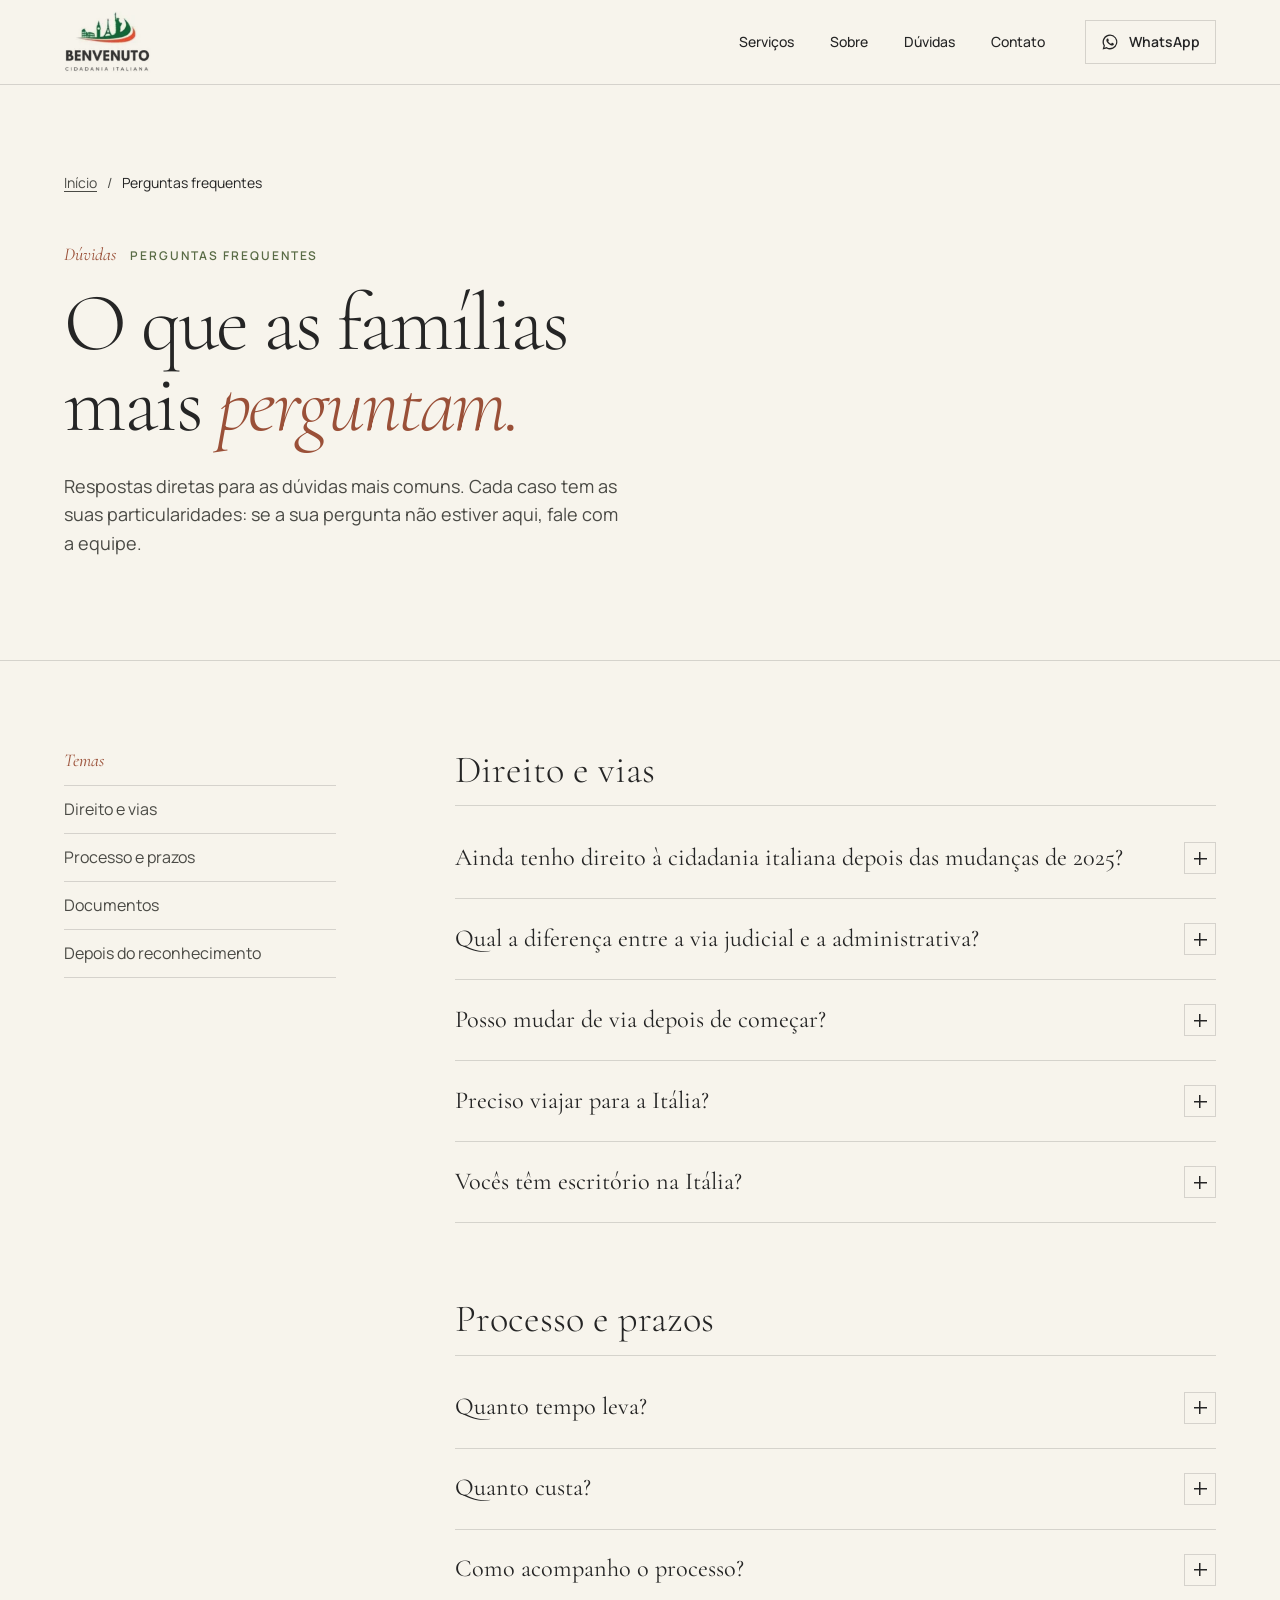
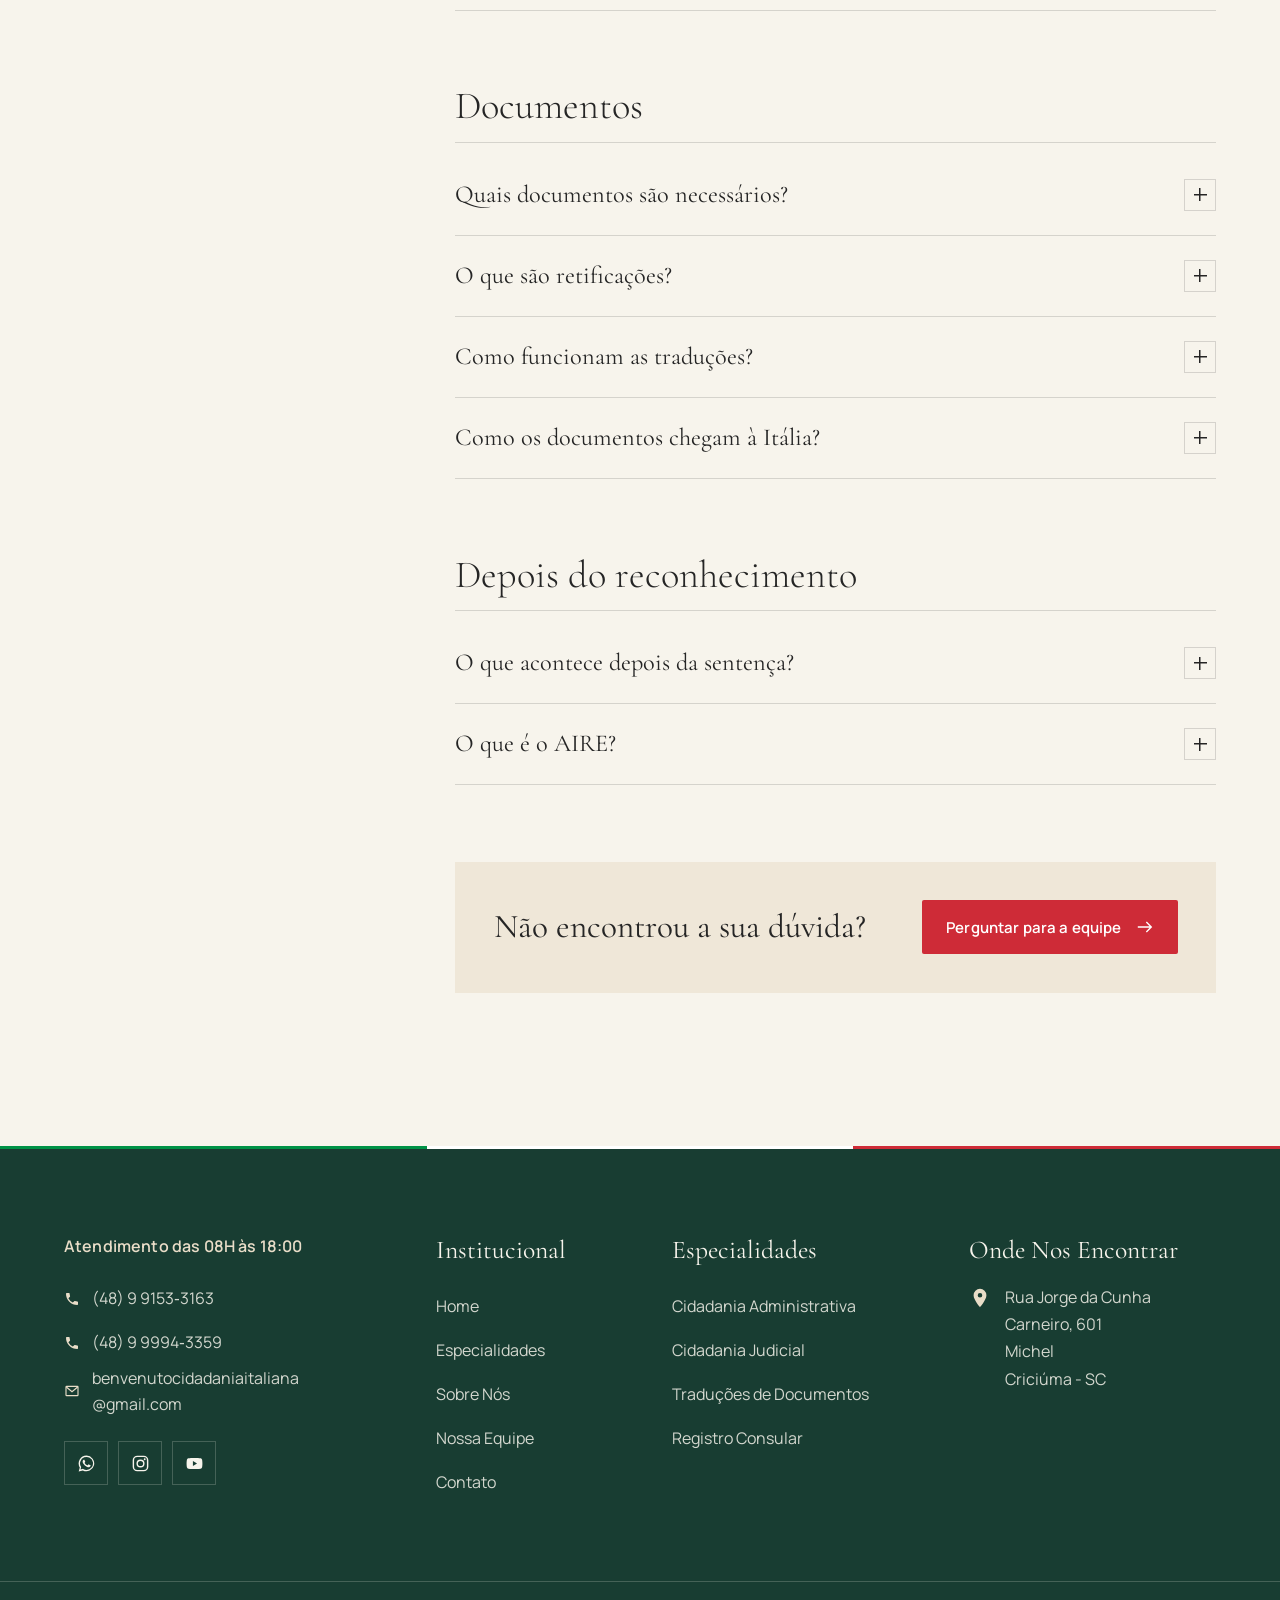
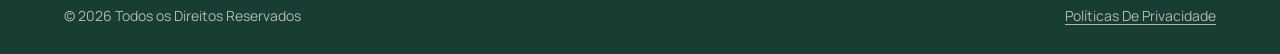
<file: perguntas-frequentes/index.html>
<!doctype html>
<html lang="pt-BR">
<head>
<meta charset="utf-8">
<meta name="viewport" content="width=device-width, initial-scale=1">
<title>Dúvidas sobre cidadania italiana — Benvenuto Cidadania Italiana</title>
<meta name="description" content="Direito depois de 2025, vias judicial e administrativa, prazos, custos, documentos, traduções e AIRE: as dúvidas mais comuns, respondidas.">
<link rel="canonical" href="https://benvenutocidadaniaitaliana.com/perguntas-frequentes/">
<meta name="theme-color" content="#183D32">
<meta property="og:type" content="website">
<meta property="og:locale" content="pt_BR">
<meta property="og:site_name" content="Benvenuto Cidadania Italiana">
<meta property="og:title" content="Dúvidas sobre cidadania italiana — Benvenuto Cidadania Italiana">
<meta property="og:description" content="Direito depois de 2025, vias judicial e administrativa, prazos, custos, documentos, traduções e AIRE: as dúvidas mais comuns, respondidas.">
<meta property="og:url" content="https://benvenutocidadaniaitaliana.com/perguntas-frequentes/">
<link rel="icon" href="/favicon.svg" type="image/svg+xml">
<link rel="preload" href="/assets/fonts/cormorant-garamond-latin-300-normal.woff2" as="font" type="font/woff2" crossorigin>
<link rel="preload" href="/assets/fonts/manrope-latin-400-normal.woff2" as="font" type="font/woff2" crossorigin>
<link rel="stylesheet" href="/assets/css/styles.css?v=mwgrsshp">
<script>
  // Estados iniciais de animação já no primeiro paint; se o GSAP não carregar em 3s, o conteúdo volta a aparecer
  (function(d){d.classList.add('js');if(!matchMedia('(prefers-reduced-motion: reduce)').matches&&!/nomotion/.test(location.search)){d.classList.add('anim-ready');setTimeout(function(){if(!window.gsap)d.classList.remove('anim-ready')},3000)}})(document.documentElement);
</script>
<script type="application/ld+json">{"@context":"https://schema.org","@type":"BreadcrumbList","itemListElement":[{"@type":"ListItem","position":1,"name":"Início","item":"https://benvenutocidadaniaitaliana.com/"},{"@type":"ListItem","position":2,"name":"Perguntas frequentes","item":"https://benvenutocidadaniaitaliana.com/perguntas-frequentes/"}]}</script>
</head>
<body class="">
<a class="skip" href="#conteudo">Pular para o conteúdo</a>
<svg width="0" height="0" class="sr-svg" aria-hidden="true" focusable="false">
  <defs>
    <symbol id="i-arcade" viewBox="0 0 720 720">
      <g fill="none" stroke="currentColor" stroke-width="1.1">
        <path d="M0 150 H720 M0 164 H720 M0 174 H720"/>
        <path d="M0 116 Q 30 98 60 116 T 120 116 T 180 116 T 240 116 T 300 116 T 360 116 T 420 116 T 480 116 T 540 116 T 600 116 T 660 116 T 720 116"/>
        <path d="M0 70 H720 M0 82 H720"/>
        <path d="M30 70 V0 M120 70 V0 M210 70 V0 M300 70 V0 M390 70 V0 M480 70 V0 M570 70 V0 M660 70 V0"/>
        <g id="arc-bay">
          <path d="M36 720 V360 A108 108 0 0 1 252 360 V720"/>
          <path d="M52 720 V362 A92 92 0 0 1 236 362 V720"/>
          <path d="M0 720 V196 M24 720 V196 M264 720 V196 M288 720 V196"/>
          <path d="M-6 196 H30 M258 196 H294 M-6 206 H30 M258 206 H294 M-6 214 H30 M258 214 H294"/>
          <path d="M144 252 V268 M120 258 L132 272 M168 258 L156 272"/>
          <path d="M72 690 H216 M72 666 H216 M72 642 H216 M72 618 H216 M72 594 H216 M72 570 H216 M72 546 H216 M72 522 H216 M72 498 H216 M72 474 H216 M72 450 H216 M72 426 H216 M78 402 H210 M90 378 H198 M108 354 H180" opacity=".45"/>
        </g>
        <use href="#arc-bay" x="288"/><use href="#arc-bay" x="576"/>
      </g>
    </symbol>
    <symbol id="i-stamp" viewBox="0 0 200 200">
      <defs><path id="stamp-c" d="M100,100 m-74,0 a74,74 0 1,1 148,0 a74,74 0 1,1 -148,0"/></defs>
      <circle cx="100" cy="100" r="96" fill="none" stroke="currentColor" stroke-width="1"/>
      <circle cx="100" cy="100" r="89" fill="none" stroke="currentColor" stroke-width=".6" stroke-dasharray="2 3"/>
      <circle cx="100" cy="100" r="54" fill="none" stroke="currentColor" stroke-width=".8"/>
      <text font-family="Manrope, sans-serif" font-size="12.5" font-weight="600" letter-spacing="3.6" fill="currentColor"><textPath href="#stamp-c">BENVENUTO · CIDADANIA ITALIANA · DESDE 2006 ·</textPath></text>
      <text x="100" y="98" text-anchor="middle" font-family="Cormorant Garamond, serif" font-style="italic" font-size="30" fill="currentColor">B</text>
      <text x="100" y="122" text-anchor="middle" font-family="Manrope, sans-serif" font-size="7.5" font-weight="600" letter-spacing="2" fill="currentColor">CRICIÚMA · SC</text>
    </symbol>
    <symbol id="i-wa" viewBox="0 0 24 24"><path fill="currentColor" d="M12.04 2a9.9 9.9 0 0 0-8.5 15l-1.4 5.1 5.24-1.37A9.9 9.9 0 1 0 12.04 2Zm0 18.1a8.2 8.2 0 0 1-4.18-1.15l-.3-.18-3.1.82.83-3.03-.2-.31a8.2 8.2 0 1 1 6.95 3.85Zm4.5-6.14c-.25-.12-1.46-.72-1.69-.8-.23-.08-.39-.12-.55.12-.17.25-.64.8-.78.97-.14.16-.29.18-.53.06a6.7 6.7 0 0 1-3.32-2.9c-.25-.43.25-.4.72-1.33.08-.17.04-.31-.02-.43-.06-.12-.55-1.33-.76-1.82-.2-.48-.4-.41-.55-.42h-.47a.9.9 0 0 0-.66.31 2.77 2.77 0 0 0-.86 2.06 4.8 4.8 0 0 0 1.01 2.56 11 11 0 0 0 4.21 3.72c1.57.68 2.19.74 2.97.62.48-.07 1.46-.6 1.67-1.18.2-.58.2-1.07.14-1.18-.06-.1-.22-.16-.47-.28Z"/></symbol>
    <symbol id="i-ig" viewBox="0 0 24 24"><g fill="none" stroke="currentColor" stroke-width="1.8"><rect x="3" y="3" width="18" height="18" rx="5"/><circle cx="12" cy="12" r="4.2"/></g><circle cx="17.3" cy="6.7" r="1.2" fill="currentColor"/></symbol>
    <symbol id="i-yt" viewBox="0 0 24 24"><path fill="currentColor" d="M21.6 7.2a2.6 2.6 0 0 0-1.8-1.8C18.2 5 12 5 12 5s-6.2 0-7.8.4a2.6 2.6 0 0 0-1.8 1.8C2 8.8 2 12 2 12s0 3.2.4 4.8a2.6 2.6 0 0 0 1.8 1.8c1.6.4 7.8.4 7.8.4s6.2 0 7.8-.4a2.6 2.6 0 0 0 1.8-1.8c.4-1.6.4-4.8.4-4.8s0-3.2-.4-4.8ZM10 15.1V8.9l5.2 3.1L10 15.1Z"/></symbol>
    <symbol id="i-phone" viewBox="0 0 24 24"><path fill="currentColor" d="M6.6 10.8a15.1 15.1 0 0 0 6.6 6.6l2.2-2.2c.3-.3.7-.4 1-.2 1.1.4 2.3.6 3.6.6.6 0 1 .4 1 1V20c0 .6-.4 1-1 1A17 17 0 0 1 3 4c0-.6.4-1 1-1h3.5c.6 0 1 .4 1 1 0 1.3.2 2.5.6 3.6.1.3 0 .7-.2 1l-2.3 2.2Z"/></symbol>
    <symbol id="i-mail" viewBox="0 0 24 24"><g fill="none" stroke="currentColor" stroke-width="1.7"><rect x="3" y="5" width="18" height="14" rx="1"/><path d="m3.5 6 8.5 7 8.5-7"/></g></symbol>
    <symbol id="i-pin" viewBox="0 0 24 24"><path fill="currentColor" d="M12 2a7 7 0 0 0-7 7c0 5.2 7 13 7 13s7-7.8 7-13a7 7 0 0 0-7-7Zm0 9.5A2.5 2.5 0 1 1 12 6.5a2.5 2.5 0 0 1 0 5Z"/></symbol>
    <symbol id="i-fb" viewBox="0 0 24 24"><path fill="currentColor" d="M13.5 21v-7.6h2.6l.4-3h-3V8.5c0-.9.3-1.5 1.5-1.5h1.6V4.3c-.3 0-1.2-.1-2.3-.1-2.3 0-3.9 1.4-3.9 4v2.2H7.8v3h2.6V21h3.1Z"/></symbol>
    <symbol id="i-clock" viewBox="0 0 24 24"><g fill="none" stroke="currentColor" stroke-width="1.7"><circle cx="12" cy="12" r="9"/><path d="M12 7v5l3 2"/></g></symbol>
    <symbol id="i-arrow" viewBox="0 0 20 20"><path fill="none" stroke="currentColor" stroke-width="1.5" d="M2 10h15M11.5 4.5 17 10l-5.5 5.5"/></symbol>
  </defs>
</svg>

<header class="site-header" id="topo">
  <div class="site-header__inner">
    <a class="wordmark" href="/" aria-label="Benvenuto Cidadania Italiana — página inicial">
      <img class="wordmark__img wordmark__img--claro" src="/assets/img/logo-claro.png" width="128" height="91" alt="Benvenuto Cidadania Italiana">
      <img class="wordmark__img wordmark__img--escuro" src="/assets/img/logo.png" width="128" height="91" alt="" aria-hidden="true">
    </a>
    <nav class="nav" aria-label="Principal">
      <ul>
        <li><a href="/#servicos" data-nav="servicos">Serviços</a></li>
        <li><a href="/sobre-nos/" data-nav="sobre">Sobre</a></li>
        <li><a href="/perguntas-frequentes/" data-nav="duvidas" aria-current="page">Dúvidas</a></li>
        <li><a href="/contato/" data-nav="contato">Contato</a></li>
      </ul>
    </nav>
    <a class="header-cta" data-cta="header" href="https://wa.me/5548999943359?text=Ol%C3%A1!%20Vim%20pelo%20site%20e%20gostaria%20de%20falar%20com%20a%20equipe%20da%20Benvenuto." target="_blank" rel="noopener">
      <svg aria-hidden="true"><use href="#i-wa"/></svg><span>WhatsApp</span>
    </a>
    <button class="menu-btn" type="button" aria-expanded="false" aria-controls="menu-mobile"><span class="menu-btn__label">Menu</span><span class="menu-btn__bars" aria-hidden="true"><i></i><i></i></span></button>
  </div>
  <div class="menu-mobile" id="menu-mobile" hidden>
    <nav aria-label="Menu">
      <ol>
        <li><a href="/#servicos" data-nav="servicos"><span>01</span>Serviços</a></li>
        <li><a href="/sobre-nos/" data-nav="sobre"><span>02</span>Sobre</a></li>
        <li><a href="/perguntas-frequentes/" data-nav="duvidas" aria-current="page"><span>03</span>Dúvidas</a></li>
        <li><a href="/contato/" data-nav="contato"><span>04</span>Contato</a></li>
      </ol>
    </nav>
    <a class="btn btn--red btn--block" data-cta="menu" href="https://wa.me/5548999943359?text=Ol%C3%A1!%20Vim%20pelo%20site%20da%20Benvenuto%20e%20gostaria%20de%20uma%20an%C3%A1lise%20do%20meu%20caso%20de%20cidadania%20italiana." target="_blank" rel="noopener">Quero entender meu caso <svg aria-hidden="true"><use href="#i-arrow"/></svg></a>
    <p class="menu-mobile__addr">Rua Jorge da Cunha Carneiro, 601 · Michel<br>Criciúma · SC</p>
  </div>
</header>

<main id="conteudo">
<!-- Respostas baseadas no conteúdo do site atual. VALIDAR com a Benvenuto antes de publicar.
     Sem schema FAQPage de propósito: as respostas ainda não foram validadas. -->

<section class="page-head page-head--text" aria-labelledby="ph-title">
  <div class="wrap page-head__grid">
    <nav class="crumbs" aria-label="Você está em"><a href="/">Início</a><span aria-hidden="true">/</span><span aria-current="page">Perguntas frequentes</span></nav>
    <div class="page-head__text">
      <p class="fasc"><b>Dúvidas</b> Perguntas frequentes</p>
      <h1 class="page-head__title" id="ph-title" data-anim="lines">
        <span class="line"><span>O que as famílias</span></span>
        <span class="line"><span>mais <em>perguntam.</em></span></span>
      </h1>
      <p class="lead" data-anim="fade">Respostas diretas para as dúvidas mais comuns. Cada caso tem as suas particularidades: se a sua pergunta não estiver aqui, fale com a equipe.</p>
    </div>
  </div>
</section>

<section class="faq-page" aria-label="Perguntas e respostas">
  <div class="wrap faq-page__grid">
    <nav class="faq-page__toc" aria-label="Temas">
      <p class="fasc"><b>Temas</b></p>
      <ol>
        <li><a href="#direito">Direito e vias</a></li>
        <li><a href="#processo">Processo e prazos</a></li>
        <li><a href="#documentos">Documentos</a></li>
        <li><a href="#depois">Depois do reconhecimento</a></li>
      </ol>
    </nav>
    <div class="faq-page__groups">
      <section class="faq-group" id="direito" aria-labelledby="g1">
        <h2 class="faq-group__h" id="g1">Direito e vias</h2>
        <details class="qa qa--light"><summary>Ainda tenho direito à cidadania italiana depois das mudanças de 2025?</summary><div class="qa__a"><p>Depende da sua linha familiar. As regras mudaram em 2025 e cada caso precisa ser analisado individualmente. Conte para a nossa equipe o que você sabe sobre o seu antepassado italiano e explicamos se, e como, o seu caso pode seguir.</p></div></details>
        <details class="qa qa--light"><summary>Qual a diferença entre a via judicial e a administrativa?</summary><div class="qa__a"><p>Na via judicial, o processo corre em um tribunal na Itália, conduzido por advogados, e você não precisa viajar. Na via administrativa, o pedido é feito no <i>comune</i> italiano onde você fixa residência durante o processo. A via indicada depende do seu caso.</p></div></details>
        <details class="qa qa--light"><summary>Posso mudar de via depois de começar?</summary><div class="qa__a"><p>Depois que os documentos são protocolados no tribunal, não é possível mudar para a via administrativa. Por isso a escolha é feita com calma, na análise do caso.</p></div></details>
        <details class="qa qa--light"><summary>Preciso viajar para a Itália?</summary><div class="qa__a"><p>Na via judicial, não: o reconhecimento é conduzido por advogados na Itália. Na via administrativa, sim, porque o pedido depende de residência em um <i>comune</i> italiano.</p></div></details>
        <details class="qa qa--light"><summary>Vocês têm escritório na Itália?</summary><div class="qa__a"><p>Não. Na via judicial, o processo é conduzido por advogados na Itália. Na via administrativa, o apoio no país é feito por empresas colaboradoras indicadas por nós.</p></div></details>
      </section>

      <section class="faq-group" id="processo" aria-labelledby="g2">
        <h2 class="faq-group__h" id="g2">Processo e prazos</h2>
        <details class="qa qa--light"><summary>Quanto tempo leva?</summary><div class="qa__a"><p>Não há como prometer um prazo. Cada pasta tem as suas particularidades e depende das informações e certidões da família, além do andamento na Itália. Na análise do caso, explicamos as etapas e o que pode influenciar o tempo.</p></div></details>
        <details class="qa qa--light"><summary>Quanto custa?</summary><div class="qa__a"><p>O valor depende do serviço e do número de certidões que a pasta da sua família exige. O orçamento é feito pela nossa equipe depois de entender o caso.</p></div></details>
        <details class="qa qa--light"><summary>Como acompanho o processo?</summary><div class="qa__a"><p>A equipe mantém você informado em cada etapa. Na via judicial, o processo também pode ser acompanhado pelo aplicativo ou pelo site do tribunal na Itália.</p></div></details>
      </section>

      <section class="faq-group" id="documentos" aria-labelledby="g3">
        <h2 class="faq-group__h" id="g3">Documentos</h2>
        <details class="qa qa--light"><summary>Quais documentos são necessários?</summary><div class="qa__a"><p>A lista depende da sua linha familiar, do antepassado italiano até você. Depois da análise, informamos exatamente quais certidões a pasta da sua família precisa, e a busca delas também é trabalho nosso.</p></div></details>
        <details class="qa qa--light"><summary>O que são retificações?</summary><div class="qa__a"><p>São correções de divergências entre as certidões, como nomes ou datas escritos de formas diferentes. Quando necessário, cuidamos das retificações administrativas, sempre antes da tradução.</p></div></details>
        <details class="qa qa--light"><summary>Como funcionam as traduções?</summary><div class="qa__a"><p>As traduções são juramentadas, feitas por tradutores públicos, para ter autenticidade e validade no exterior.</p></div></details>
        <details class="qa qa--light"><summary>Como os documentos chegam à Itália?</summary><div class="qa__a"><p>Com a pasta pronta, os documentos são enviados por Correios, DHL ou FedEx.</p></div></details>
      </section>

      <section class="faq-group" id="depois" aria-labelledby="g4">
        <h2 class="faq-group__h" id="g4">Depois do reconhecimento</h2>
        <details class="qa qa--light"><summary>O que acontece depois da sentença?</summary><div class="qa__a"><p>Na sentença você já é italiano. Em seguida vêm o registro no <i>comune</i>, a inscrição no AIRE e o passaporte, e seguimos com você nessas etapas.</p></div></details>
        <details class="qa qa--light"><summary>O que é o AIRE?</summary><div class="qa__a"><p>É o registro dos cidadãos italianos que vivem fora da Itália. Ele dá acesso a serviços consulares, como passaporte, e ao voto nas eleições italianas do exterior. <a href="/registro-consular/">Saiba mais sobre o registro consular</a>.</p></div></details>
      </section>

      <div class="faq-page__more">
        <p>Não encontrou a sua dúvida?</p>
        <a class="btn btn--red" data-cta="faq" href="https://wa.me/5548999943359?text=Ol%C3%A1!%20Tenho%20uma%20d%C3%BAvida%20sobre%20cidadania%20italiana." target="_blank" rel="noopener">Perguntar para a equipe <svg aria-hidden="true"><use href="#i-arrow"/></svg></a>
      </div>
    </div>
  </div>
</section>

</main>
<!-- Rodapé: conteúdo e textos do site atual, a pedido do cliente -->
<footer class="site-footer" id="rodape">
  <div class="wrap site-footer__grid">
    <div class="site-footer__col site-footer__col--contato">
      <p class="site-footer__h site-footer__h--small">Atendimento das 08H às 18:00</p>
      <ul class="site-footer__contacts">
        <li><svg aria-hidden="true"><use href="#i-phone"/></svg><a href="tel:+5548991533163">(48)&nbsp;9&nbsp;9153&#8209;3163</a></li>
        <li><svg aria-hidden="true"><use href="#i-phone"/></svg><a href="tel:+5548999943359">(48)&nbsp;9&nbsp;9994&#8209;3359</a></li>
        <li><svg aria-hidden="true"><use href="#i-mail"/></svg><a href="mailto:benvenutocidadaniaitaliana@gmail.com">benvenutocidadaniaitaliana<wbr>@gmail.com</a></li>
      </ul>
      <ul class="site-footer__social">
        <li><a href="https://wa.me/5548999943359?text=Ol%C3%A1!%20Vim%20pelo%20site%20e%20gostaria%20de%20falar%20com%20a%20equipe%20da%20Benvenuto." data-cta="rodape" target="_blank" rel="noopener" aria-label="Whatsapp"><svg aria-hidden="true"><use href="#i-wa"/></svg></a></li>
        <li><a href="https://www.instagram.com/benvenutocidadania/" target="_blank" rel="noopener" aria-label="Instagram"><svg aria-hidden="true"><use href="#i-ig"/></svg></a></li>
        <li><a href="https://www.youtube.com/@BenvenutoCidadaniaItaliana" target="_blank" rel="noopener" aria-label="Youtube"><svg aria-hidden="true"><use href="#i-yt"/></svg></a></li>
      </ul>
    </div>
    <nav class="site-footer__col" aria-labelledby="ft-inst">
      <p class="site-footer__h" id="ft-inst">Institucional</p>
      <ul class="site-footer__links">
        <li><a href="/">Home</a></li>
        <li><a href="/#servicos">Especialidades</a></li>
        <li><a href="/sobre-nos/">Sobre Nós</a></li>
        <li><a href="/sobre-nos/#equipe">Nossa Equipe</a></li>
        <li><a href="/contato/">Contato</a></li>
      </ul>
    </nav>
    <nav class="site-footer__col" aria-labelledby="ft-esp">
      <p class="site-footer__h" id="ft-esp">Especialidades</p>
      <ul class="site-footer__links">
        <li><a href="/cidadania-administrativa/">Cidadania Administrativa</a></li>
        <li><a href="/cidadania-judicial/">Cidadania Judicial</a></li>
        <li><a href="/traducoes-de-documentos/">Traduções de Documentos</a></li>
        <li><a href="/registro-consular/">Registro Consular</a></li>
      </ul>
    </nav>
    <div class="site-footer__col">
      <p class="site-footer__h">Onde Nos Encontrar</p>
      <a class="site-footer__addr" href="https://www.google.com/maps/dir/?api=1&amp;destination=Benvenuto+Cidadania+Italiana%2C+R.+Jorge+da+Cunha+Carneiro%2C+601+-+Michel%2C+Crici%C3%BAma+-+SC" target="_blank" rel="noopener">
        <svg aria-hidden="true"><use href="#i-pin"/></svg>
        <address>Rua Jorge da Cunha Carneiro, 601<br>Michel<br>Criciúma - SC</address>
      </a>
    </div>
  </div>
  <div class="wrap site-footer__bar">
    <p>© 2026 Todos os Direitos Reservados</p>
    <a href="/politica-de-privacidade/">Políticas De Privacidade</a>
  </div>
</footer>

<aside aria-label="Atalho para o WhatsApp">
<a class="wa-float" data-cta="flutuante" href="https://wa.me/5548999943359?text=Ol%C3%A1!%20Vim%20pelo%20site%20e%20gostaria%20de%20falar%20com%20a%20equipe%20da%20Benvenuto." target="_blank" rel="noopener" aria-label="Falar com a equipe pelo WhatsApp">
  <svg aria-hidden="true"><use href="#i-wa"/></svg><span>WhatsApp</span>
</a>
</aside>

<script src="/assets/vendor/gsap.min.js" defer></script>
<script src="/assets/vendor/ScrollTrigger.min.js" defer></script>
<script src="/assets/js/main.js?v=mwgrsshp" defer></script>
</body>
</html>
</file>
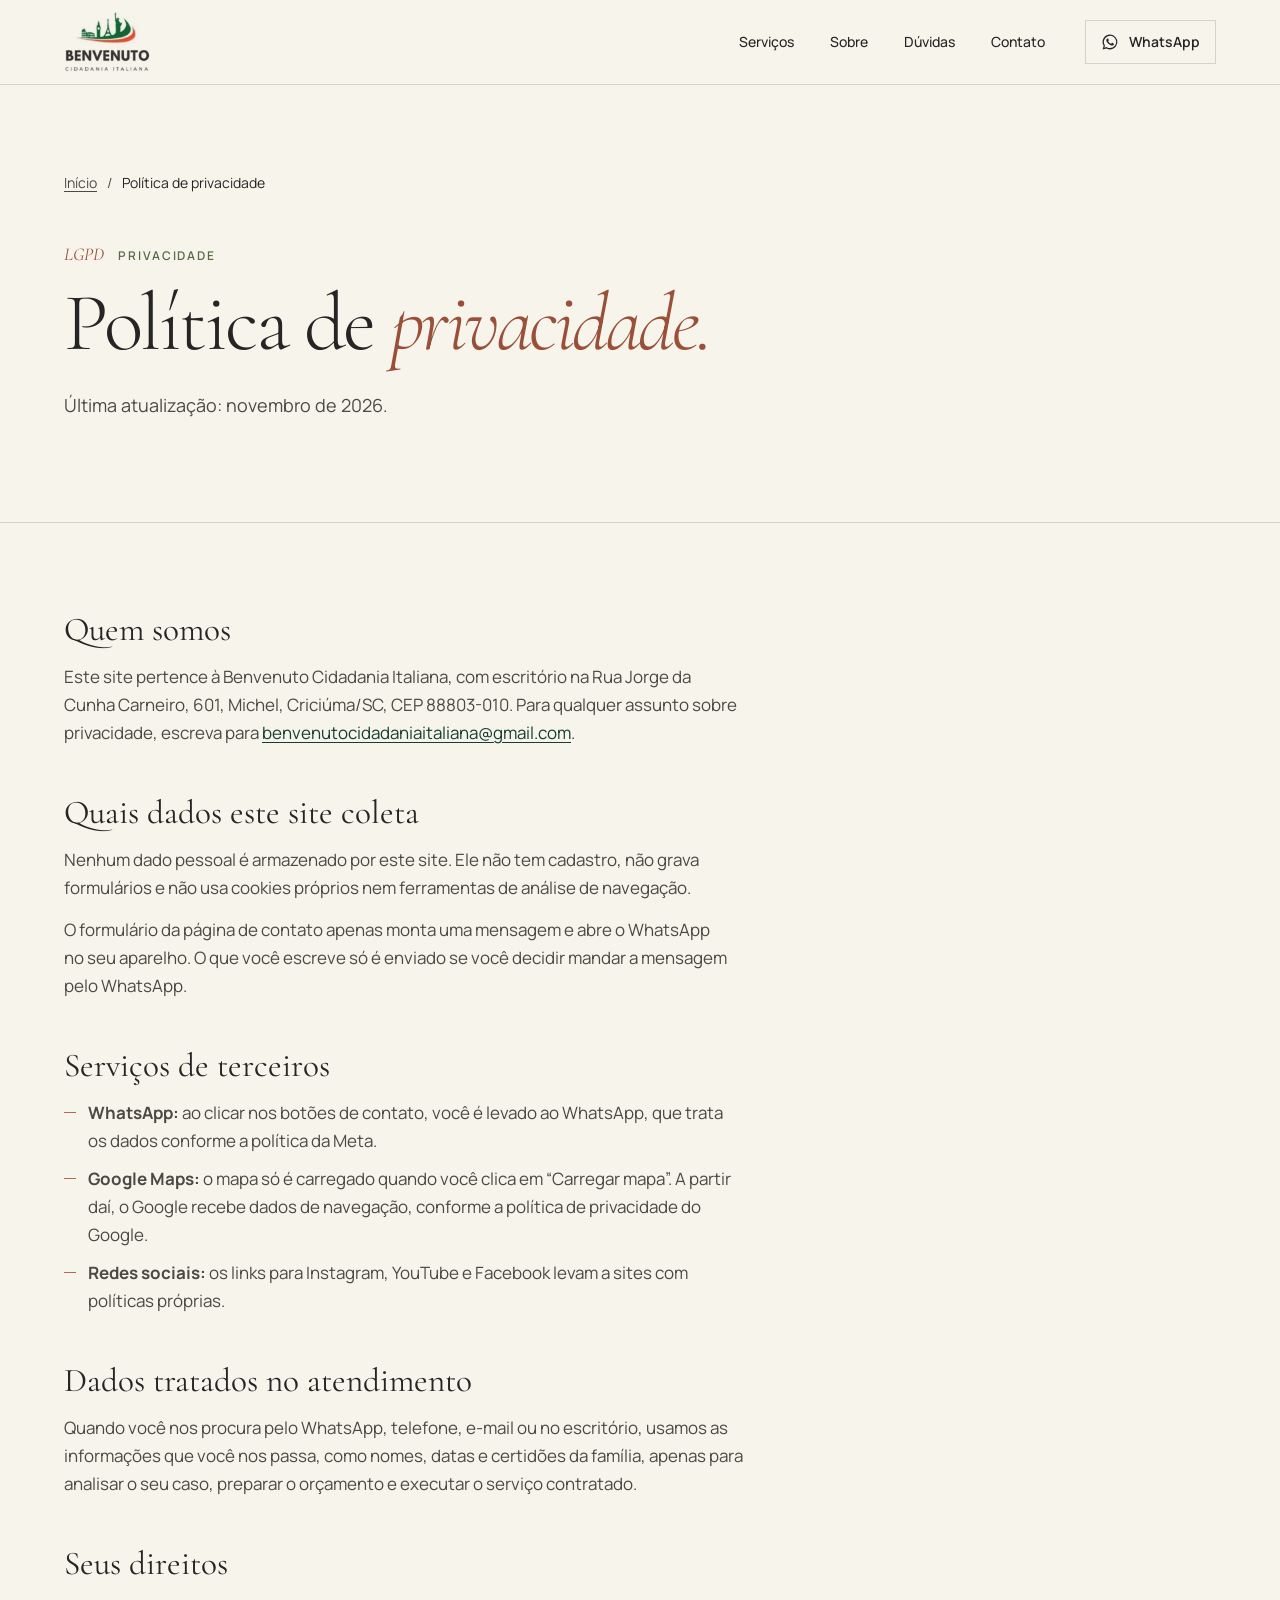
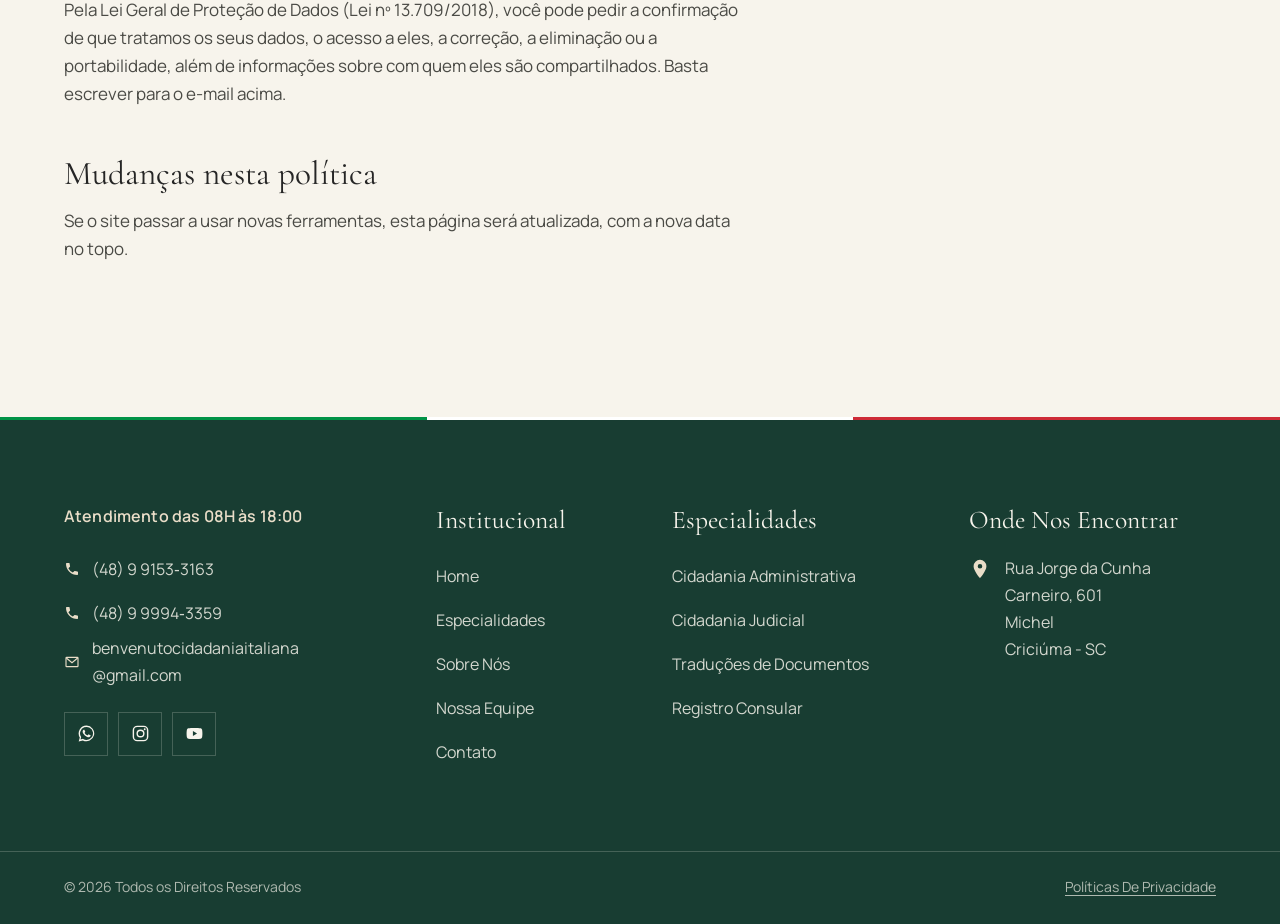
<file: politica-de-privacidade/index.html>
<!doctype html>
<html lang="pt-BR">
<head>
<meta charset="utf-8">
<meta name="viewport" content="width=device-width, initial-scale=1">
<title>Política de privacidade — Benvenuto Cidadania Italiana</title>
<meta name="description" content="Como o site da Benvenuto Cidadania Italiana trata dados pessoais, conforme a Lei Geral de Proteção de Dados (LGPD).">
<link rel="canonical" href="https://benvenutocidadaniaitaliana.com/politica-de-privacidade/">
<meta name="theme-color" content="#183D32">
<meta property="og:type" content="website">
<meta property="og:locale" content="pt_BR">
<meta property="og:site_name" content="Benvenuto Cidadania Italiana">
<meta property="og:title" content="Política de privacidade — Benvenuto Cidadania Italiana">
<meta property="og:description" content="Como o site da Benvenuto Cidadania Italiana trata dados pessoais, conforme a Lei Geral de Proteção de Dados (LGPD).">
<meta property="og:url" content="https://benvenutocidadaniaitaliana.com/politica-de-privacidade/">
<link rel="icon" href="/favicon.svg" type="image/svg+xml">
<link rel="preload" href="/assets/fonts/cormorant-garamond-latin-300-normal.woff2" as="font" type="font/woff2" crossorigin>
<link rel="preload" href="/assets/fonts/manrope-latin-400-normal.woff2" as="font" type="font/woff2" crossorigin>
<link rel="stylesheet" href="/assets/css/styles.css?v=mwgrsshp">
<script>
  // Estados iniciais de animação já no primeiro paint; se o GSAP não carregar em 3s, o conteúdo volta a aparecer
  (function(d){d.classList.add('js');if(!matchMedia('(prefers-reduced-motion: reduce)').matches&&!/nomotion/.test(location.search)){d.classList.add('anim-ready');setTimeout(function(){if(!window.gsap)d.classList.remove('anim-ready')},3000)}})(document.documentElement);
</script>
<script type="application/ld+json">{"@context":"https://schema.org","@type":"BreadcrumbList","itemListElement":[{"@type":"ListItem","position":1,"name":"Início","item":"https://benvenutocidadaniaitaliana.com/"},{"@type":"ListItem","position":2,"name":"Política de privacidade","item":"https://benvenutocidadaniaitaliana.com/politica-de-privacidade/"}]}</script>
</head>
<body class="">
<a class="skip" href="#conteudo">Pular para o conteúdo</a>
<svg width="0" height="0" class="sr-svg" aria-hidden="true" focusable="false">
  <defs>
    <symbol id="i-arcade" viewBox="0 0 720 720">
      <g fill="none" stroke="currentColor" stroke-width="1.1">
        <path d="M0 150 H720 M0 164 H720 M0 174 H720"/>
        <path d="M0 116 Q 30 98 60 116 T 120 116 T 180 116 T 240 116 T 300 116 T 360 116 T 420 116 T 480 116 T 540 116 T 600 116 T 660 116 T 720 116"/>
        <path d="M0 70 H720 M0 82 H720"/>
        <path d="M30 70 V0 M120 70 V0 M210 70 V0 M300 70 V0 M390 70 V0 M480 70 V0 M570 70 V0 M660 70 V0"/>
        <g id="arc-bay">
          <path d="M36 720 V360 A108 108 0 0 1 252 360 V720"/>
          <path d="M52 720 V362 A92 92 0 0 1 236 362 V720"/>
          <path d="M0 720 V196 M24 720 V196 M264 720 V196 M288 720 V196"/>
          <path d="M-6 196 H30 M258 196 H294 M-6 206 H30 M258 206 H294 M-6 214 H30 M258 214 H294"/>
          <path d="M144 252 V268 M120 258 L132 272 M168 258 L156 272"/>
          <path d="M72 690 H216 M72 666 H216 M72 642 H216 M72 618 H216 M72 594 H216 M72 570 H216 M72 546 H216 M72 522 H216 M72 498 H216 M72 474 H216 M72 450 H216 M72 426 H216 M78 402 H210 M90 378 H198 M108 354 H180" opacity=".45"/>
        </g>
        <use href="#arc-bay" x="288"/><use href="#arc-bay" x="576"/>
      </g>
    </symbol>
    <symbol id="i-stamp" viewBox="0 0 200 200">
      <defs><path id="stamp-c" d="M100,100 m-74,0 a74,74 0 1,1 148,0 a74,74 0 1,1 -148,0"/></defs>
      <circle cx="100" cy="100" r="96" fill="none" stroke="currentColor" stroke-width="1"/>
      <circle cx="100" cy="100" r="89" fill="none" stroke="currentColor" stroke-width=".6" stroke-dasharray="2 3"/>
      <circle cx="100" cy="100" r="54" fill="none" stroke="currentColor" stroke-width=".8"/>
      <text font-family="Manrope, sans-serif" font-size="12.5" font-weight="600" letter-spacing="3.6" fill="currentColor"><textPath href="#stamp-c">BENVENUTO · CIDADANIA ITALIANA · DESDE 2006 ·</textPath></text>
      <text x="100" y="98" text-anchor="middle" font-family="Cormorant Garamond, serif" font-style="italic" font-size="30" fill="currentColor">B</text>
      <text x="100" y="122" text-anchor="middle" font-family="Manrope, sans-serif" font-size="7.5" font-weight="600" letter-spacing="2" fill="currentColor">CRICIÚMA · SC</text>
    </symbol>
    <symbol id="i-wa" viewBox="0 0 24 24"><path fill="currentColor" d="M12.04 2a9.9 9.9 0 0 0-8.5 15l-1.4 5.1 5.24-1.37A9.9 9.9 0 1 0 12.04 2Zm0 18.1a8.2 8.2 0 0 1-4.18-1.15l-.3-.18-3.1.82.83-3.03-.2-.31a8.2 8.2 0 1 1 6.95 3.85Zm4.5-6.14c-.25-.12-1.46-.72-1.69-.8-.23-.08-.39-.12-.55.12-.17.25-.64.8-.78.97-.14.16-.29.18-.53.06a6.7 6.7 0 0 1-3.32-2.9c-.25-.43.25-.4.72-1.33.08-.17.04-.31-.02-.43-.06-.12-.55-1.33-.76-1.82-.2-.48-.4-.41-.55-.42h-.47a.9.9 0 0 0-.66.31 2.77 2.77 0 0 0-.86 2.06 4.8 4.8 0 0 0 1.01 2.56 11 11 0 0 0 4.21 3.72c1.57.68 2.19.74 2.97.62.48-.07 1.46-.6 1.67-1.18.2-.58.2-1.07.14-1.18-.06-.1-.22-.16-.47-.28Z"/></symbol>
    <symbol id="i-ig" viewBox="0 0 24 24"><g fill="none" stroke="currentColor" stroke-width="1.8"><rect x="3" y="3" width="18" height="18" rx="5"/><circle cx="12" cy="12" r="4.2"/></g><circle cx="17.3" cy="6.7" r="1.2" fill="currentColor"/></symbol>
    <symbol id="i-yt" viewBox="0 0 24 24"><path fill="currentColor" d="M21.6 7.2a2.6 2.6 0 0 0-1.8-1.8C18.2 5 12 5 12 5s-6.2 0-7.8.4a2.6 2.6 0 0 0-1.8 1.8C2 8.8 2 12 2 12s0 3.2.4 4.8a2.6 2.6 0 0 0 1.8 1.8c1.6.4 7.8.4 7.8.4s6.2 0 7.8-.4a2.6 2.6 0 0 0 1.8-1.8c.4-1.6.4-4.8.4-4.8s0-3.2-.4-4.8ZM10 15.1V8.9l5.2 3.1L10 15.1Z"/></symbol>
    <symbol id="i-phone" viewBox="0 0 24 24"><path fill="currentColor" d="M6.6 10.8a15.1 15.1 0 0 0 6.6 6.6l2.2-2.2c.3-.3.7-.4 1-.2 1.1.4 2.3.6 3.6.6.6 0 1 .4 1 1V20c0 .6-.4 1-1 1A17 17 0 0 1 3 4c0-.6.4-1 1-1h3.5c.6 0 1 .4 1 1 0 1.3.2 2.5.6 3.6.1.3 0 .7-.2 1l-2.3 2.2Z"/></symbol>
    <symbol id="i-mail" viewBox="0 0 24 24"><g fill="none" stroke="currentColor" stroke-width="1.7"><rect x="3" y="5" width="18" height="14" rx="1"/><path d="m3.5 6 8.5 7 8.5-7"/></g></symbol>
    <symbol id="i-pin" viewBox="0 0 24 24"><path fill="currentColor" d="M12 2a7 7 0 0 0-7 7c0 5.2 7 13 7 13s7-7.8 7-13a7 7 0 0 0-7-7Zm0 9.5A2.5 2.5 0 1 1 12 6.5a2.5 2.5 0 0 1 0 5Z"/></symbol>
    <symbol id="i-fb" viewBox="0 0 24 24"><path fill="currentColor" d="M13.5 21v-7.6h2.6l.4-3h-3V8.5c0-.9.3-1.5 1.5-1.5h1.6V4.3c-.3 0-1.2-.1-2.3-.1-2.3 0-3.9 1.4-3.9 4v2.2H7.8v3h2.6V21h3.1Z"/></symbol>
    <symbol id="i-clock" viewBox="0 0 24 24"><g fill="none" stroke="currentColor" stroke-width="1.7"><circle cx="12" cy="12" r="9"/><path d="M12 7v5l3 2"/></g></symbol>
    <symbol id="i-arrow" viewBox="0 0 20 20"><path fill="none" stroke="currentColor" stroke-width="1.5" d="M2 10h15M11.5 4.5 17 10l-5.5 5.5"/></symbol>
  </defs>
</svg>

<header class="site-header" id="topo">
  <div class="site-header__inner">
    <a class="wordmark" href="/" aria-label="Benvenuto Cidadania Italiana — página inicial">
      <img class="wordmark__img wordmark__img--claro" src="/assets/img/logo-claro.png" width="128" height="91" alt="Benvenuto Cidadania Italiana">
      <img class="wordmark__img wordmark__img--escuro" src="/assets/img/logo.png" width="128" height="91" alt="" aria-hidden="true">
    </a>
    <nav class="nav" aria-label="Principal">
      <ul>
        <li><a href="/#servicos" data-nav="servicos">Serviços</a></li>
        <li><a href="/sobre-nos/" data-nav="sobre">Sobre</a></li>
        <li><a href="/perguntas-frequentes/" data-nav="duvidas">Dúvidas</a></li>
        <li><a href="/contato/" data-nav="contato">Contato</a></li>
      </ul>
    </nav>
    <a class="header-cta" data-cta="header" href="https://wa.me/5548999943359?text=Ol%C3%A1!%20Vim%20pelo%20site%20e%20gostaria%20de%20falar%20com%20a%20equipe%20da%20Benvenuto." target="_blank" rel="noopener">
      <svg aria-hidden="true"><use href="#i-wa"/></svg><span>WhatsApp</span>
    </a>
    <button class="menu-btn" type="button" aria-expanded="false" aria-controls="menu-mobile"><span class="menu-btn__label">Menu</span><span class="menu-btn__bars" aria-hidden="true"><i></i><i></i></span></button>
  </div>
  <div class="menu-mobile" id="menu-mobile" hidden>
    <nav aria-label="Menu">
      <ol>
        <li><a href="/#servicos" data-nav="servicos"><span>01</span>Serviços</a></li>
        <li><a href="/sobre-nos/" data-nav="sobre"><span>02</span>Sobre</a></li>
        <li><a href="/perguntas-frequentes/" data-nav="duvidas"><span>03</span>Dúvidas</a></li>
        <li><a href="/contato/" data-nav="contato"><span>04</span>Contato</a></li>
      </ol>
    </nav>
    <a class="btn btn--red btn--block" data-cta="menu" href="https://wa.me/5548999943359?text=Ol%C3%A1!%20Vim%20pelo%20site%20da%20Benvenuto%20e%20gostaria%20de%20uma%20an%C3%A1lise%20do%20meu%20caso%20de%20cidadania%20italiana." target="_blank" rel="noopener">Quero entender meu caso <svg aria-hidden="true"><use href="#i-arrow"/></svg></a>
    <p class="menu-mobile__addr">Rua Jorge da Cunha Carneiro, 601 · Michel<br>Criciúma · SC</p>
  </div>
</header>

<main id="conteudo">
<!-- VALIDAR com a Benvenuto (e, idealmente, com assessoria jurídica). Faltam razão social e CNPJ do controlador.
     Descreve o site como ele foi construído: sem formulários que guardam dados, sem cookies próprios, sem analytics,
     fontes e scripts servidos pelo próprio domínio, mapa do Google só sob demanda. Atualizar se GA4/Pixel forem adicionados. -->

<section class="page-head page-head--text" aria-labelledby="ph-title">
  <div class="wrap page-head__grid">
    <nav class="crumbs" aria-label="Você está em"><a href="/">Início</a><span aria-hidden="true">/</span><span aria-current="page">Política de privacidade</span></nav>
    <div class="page-head__text">
      <p class="fasc"><b>LGPD</b> Privacidade</p>
      <h1 class="page-head__title" id="ph-title">Política de <em>privacidade.</em></h1>
      <p class="lead">Última atualização: novembro de 2026.</p>
    </div>
  </div>
</section>

<section class="prose-wrap">
  <div class="wrap">
    <article class="prose">
      <h2>Quem somos</h2>
      <p>Este site pertence à Benvenuto Cidadania Italiana, com escritório na Rua Jorge da Cunha Carneiro, 601, Michel, Criciúma/SC, CEP 88803-010. Para qualquer assunto sobre privacidade, escreva para <a href="mailto:benvenutocidadaniaitaliana@gmail.com">benvenutocidadaniaitaliana@gmail.com</a>.</p>

      <h2>Quais dados este site coleta</h2>
      <p>Nenhum dado pessoal é armazenado por este site. Ele não tem cadastro, não grava formulários e não usa cookies próprios nem ferramentas de análise de navegação.</p>
      <p>O formulário da página de contato apenas monta uma mensagem e abre o WhatsApp no seu aparelho. O que você escreve só é enviado se você decidir mandar a mensagem pelo WhatsApp.</p>

      <h2>Serviços de terceiros</h2>
      <ul>
        <li><b>WhatsApp:</b> ao clicar nos botões de contato, você é levado ao WhatsApp, que trata os dados conforme a política da Meta.</li>
        <li><b>Google Maps:</b> o mapa só é carregado quando você clica em “Carregar mapa”. A partir daí, o Google recebe dados de navegação, conforme a política de privacidade do Google.</li>
        <li><b>Redes sociais:</b> os links para Instagram, YouTube e Facebook levam a sites com políticas próprias.</li>
      </ul>

      <h2>Dados tratados no atendimento</h2>
      <p>Quando você nos procura pelo WhatsApp, telefone, e-mail ou no escritório, usamos as informações que você nos passa, como nomes, datas e certidões da família, apenas para analisar o seu caso, preparar o orçamento e executar o serviço contratado.</p>

      <h2>Seus direitos</h2>
      <p>Pela Lei Geral de Proteção de Dados (Lei nº 13.709/2018), você pode pedir a confirmação de que tratamos os seus dados, o acesso a eles, a correção, a eliminação ou a portabilidade, além de informações sobre com quem eles são compartilhados. Basta escrever para o e-mail acima.</p>

      <h2>Mudanças nesta política</h2>
      <p>Se o site passar a usar novas ferramentas, esta página será atualizada, com a nova data no topo.</p>
    </article>
  </div>
</section>

</main>
<!-- Rodapé: conteúdo e textos do site atual, a pedido do cliente -->
<footer class="site-footer" id="rodape">
  <div class="wrap site-footer__grid">
    <div class="site-footer__col site-footer__col--contato">
      <p class="site-footer__h site-footer__h--small">Atendimento das 08H às 18:00</p>
      <ul class="site-footer__contacts">
        <li><svg aria-hidden="true"><use href="#i-phone"/></svg><a href="tel:+5548991533163">(48)&nbsp;9&nbsp;9153&#8209;3163</a></li>
        <li><svg aria-hidden="true"><use href="#i-phone"/></svg><a href="tel:+5548999943359">(48)&nbsp;9&nbsp;9994&#8209;3359</a></li>
        <li><svg aria-hidden="true"><use href="#i-mail"/></svg><a href="mailto:benvenutocidadaniaitaliana@gmail.com">benvenutocidadaniaitaliana<wbr>@gmail.com</a></li>
      </ul>
      <ul class="site-footer__social">
        <li><a href="https://wa.me/5548999943359?text=Ol%C3%A1!%20Vim%20pelo%20site%20e%20gostaria%20de%20falar%20com%20a%20equipe%20da%20Benvenuto." data-cta="rodape" target="_blank" rel="noopener" aria-label="Whatsapp"><svg aria-hidden="true"><use href="#i-wa"/></svg></a></li>
        <li><a href="https://www.instagram.com/benvenutocidadania/" target="_blank" rel="noopener" aria-label="Instagram"><svg aria-hidden="true"><use href="#i-ig"/></svg></a></li>
        <li><a href="https://www.youtube.com/@BenvenutoCidadaniaItaliana" target="_blank" rel="noopener" aria-label="Youtube"><svg aria-hidden="true"><use href="#i-yt"/></svg></a></li>
      </ul>
    </div>
    <nav class="site-footer__col" aria-labelledby="ft-inst">
      <p class="site-footer__h" id="ft-inst">Institucional</p>
      <ul class="site-footer__links">
        <li><a href="/">Home</a></li>
        <li><a href="/#servicos">Especialidades</a></li>
        <li><a href="/sobre-nos/">Sobre Nós</a></li>
        <li><a href="/sobre-nos/#equipe">Nossa Equipe</a></li>
        <li><a href="/contato/">Contato</a></li>
      </ul>
    </nav>
    <nav class="site-footer__col" aria-labelledby="ft-esp">
      <p class="site-footer__h" id="ft-esp">Especialidades</p>
      <ul class="site-footer__links">
        <li><a href="/cidadania-administrativa/">Cidadania Administrativa</a></li>
        <li><a href="/cidadania-judicial/">Cidadania Judicial</a></li>
        <li><a href="/traducoes-de-documentos/">Traduções de Documentos</a></li>
        <li><a href="/registro-consular/">Registro Consular</a></li>
      </ul>
    </nav>
    <div class="site-footer__col">
      <p class="site-footer__h">Onde Nos Encontrar</p>
      <a class="site-footer__addr" href="https://www.google.com/maps/dir/?api=1&amp;destination=Benvenuto+Cidadania+Italiana%2C+R.+Jorge+da+Cunha+Carneiro%2C+601+-+Michel%2C+Crici%C3%BAma+-+SC" target="_blank" rel="noopener">
        <svg aria-hidden="true"><use href="#i-pin"/></svg>
        <address>Rua Jorge da Cunha Carneiro, 601<br>Michel<br>Criciúma - SC</address>
      </a>
    </div>
  </div>
  <div class="wrap site-footer__bar">
    <p>© 2026 Todos os Direitos Reservados</p>
    <a href="/politica-de-privacidade/">Políticas De Privacidade</a>
  </div>
</footer>

<aside aria-label="Atalho para o WhatsApp">
<a class="wa-float" data-cta="flutuante" href="https://wa.me/5548999943359?text=Ol%C3%A1!%20Vim%20pelo%20site%20e%20gostaria%20de%20falar%20com%20a%20equipe%20da%20Benvenuto." target="_blank" rel="noopener" aria-label="Falar com a equipe pelo WhatsApp">
  <svg aria-hidden="true"><use href="#i-wa"/></svg><span>WhatsApp</span>
</a>
</aside>

<script src="/assets/vendor/gsap.min.js" defer></script>
<script src="/assets/vendor/ScrollTrigger.min.js" defer></script>
<script src="/assets/js/main.js?v=mwgrsshp" defer></script>
</body>
</html>
</file>
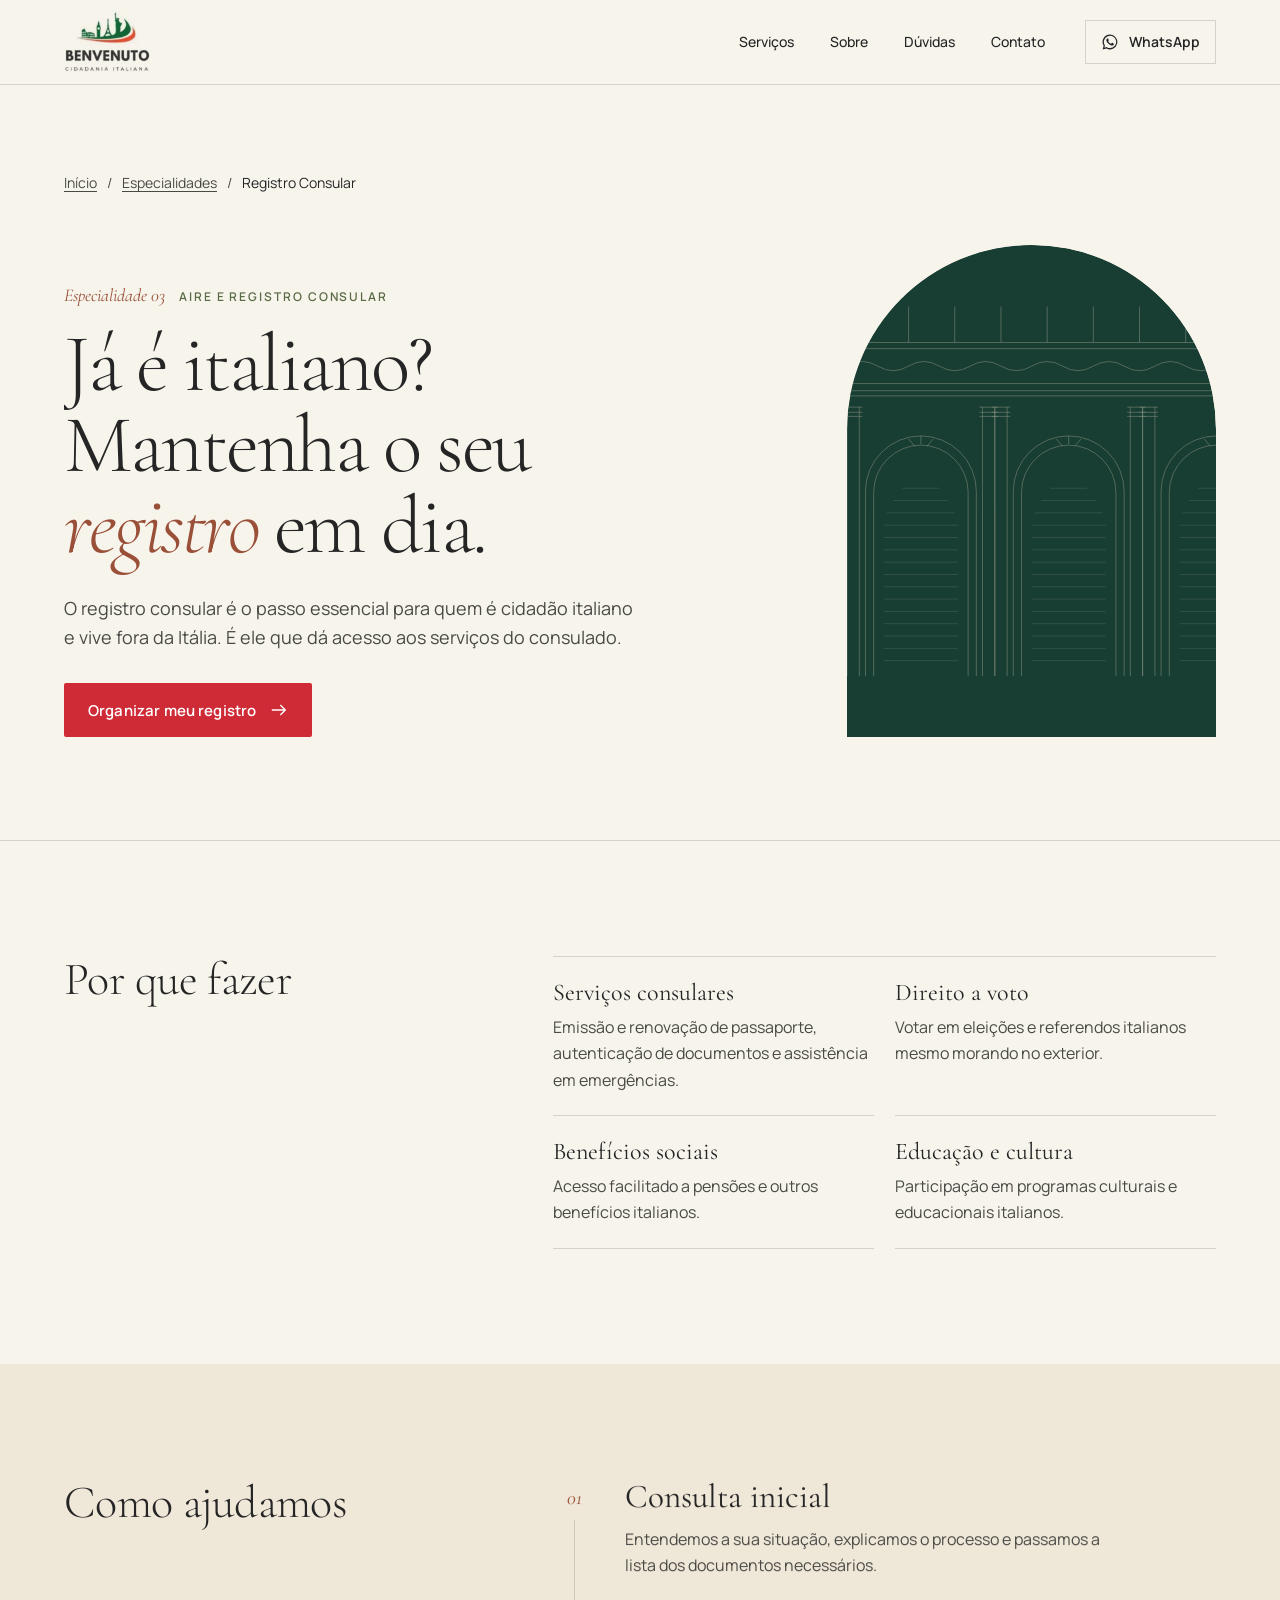
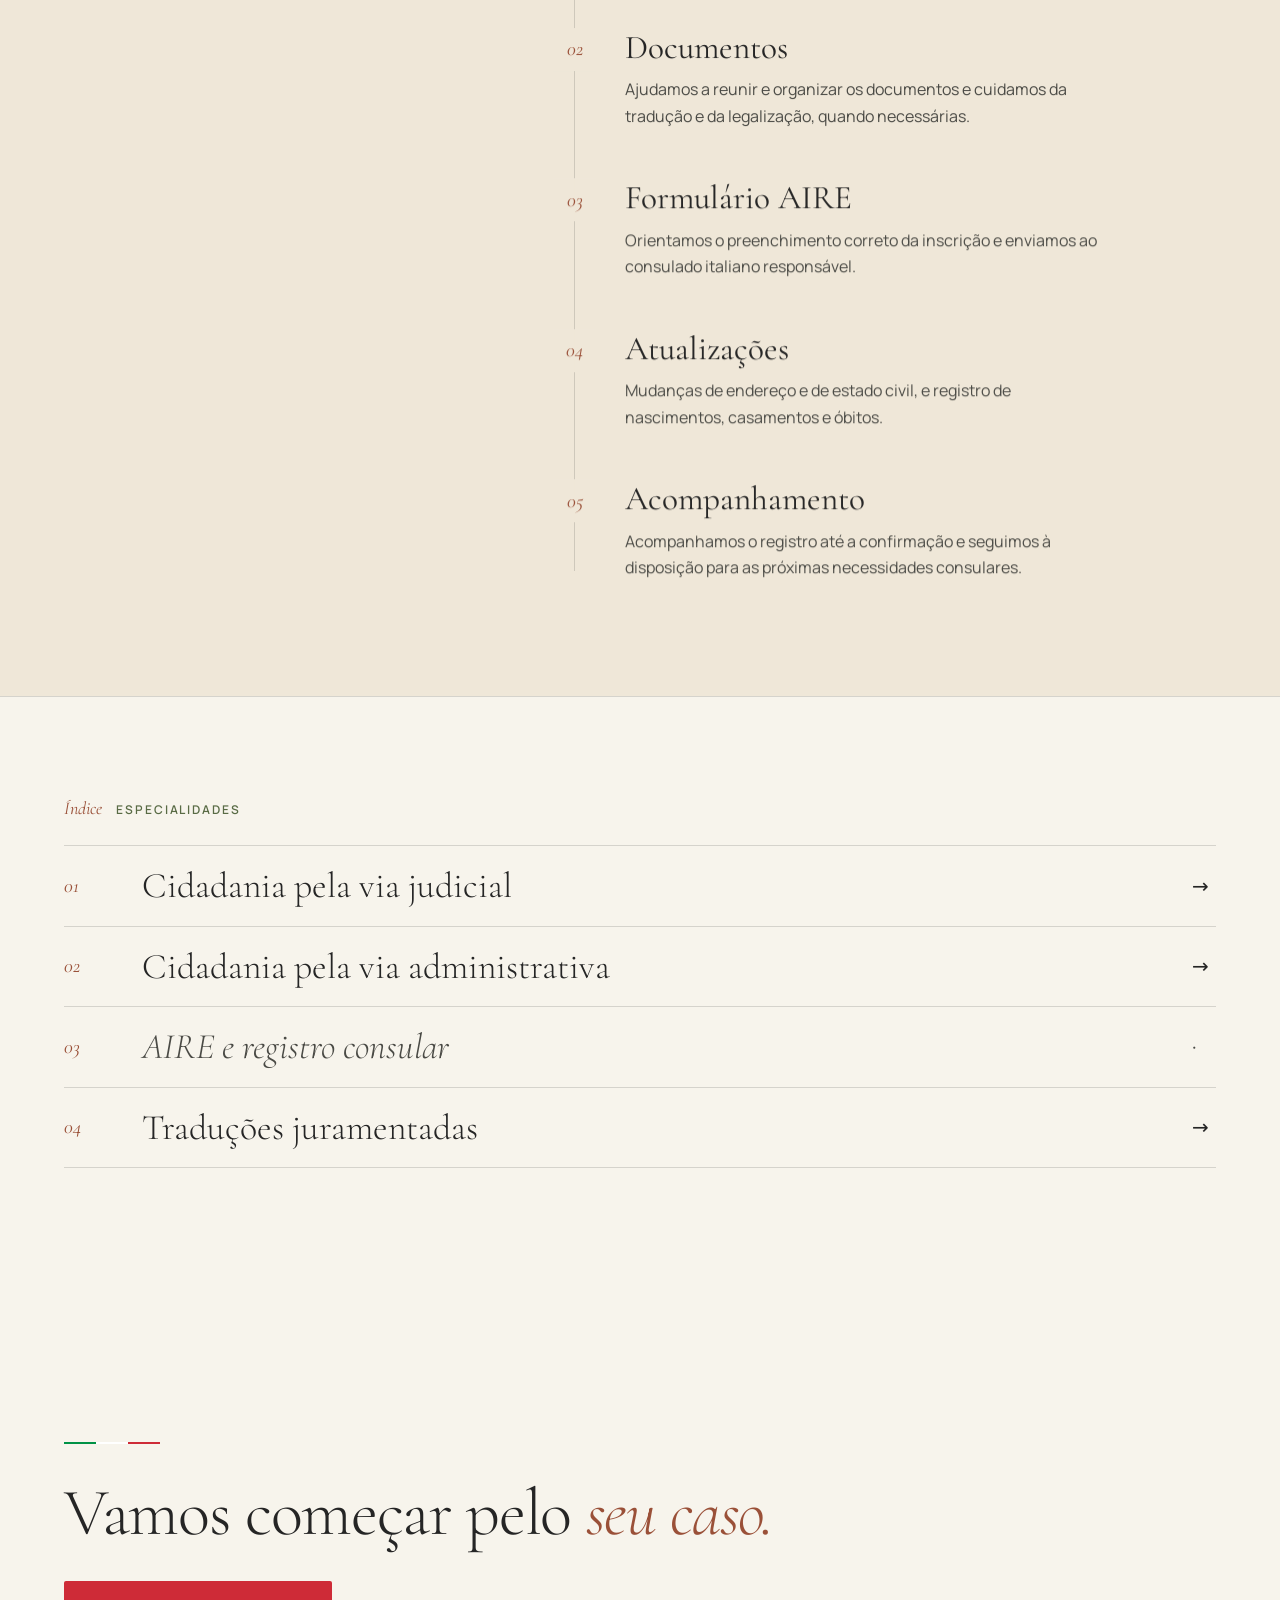
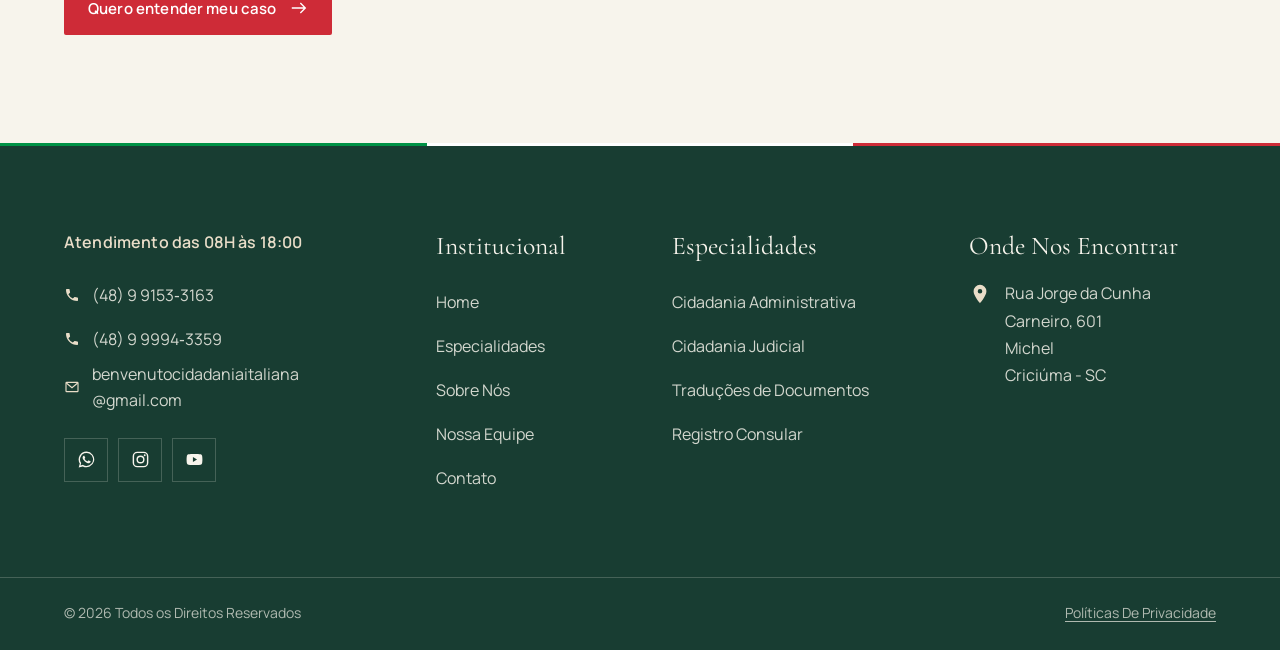
<file: registro-consular/index.html>
<!doctype html>
<html lang="pt-BR">
<head>
<meta charset="utf-8">
<meta name="viewport" content="width=device-width, initial-scale=1">
<title>AIRE e registro consular italiano — Benvenuto Cidadania Italiana</title>
<meta name="description" content="Já é cidadão italiano e vive fora da Itália? Ajudamos com a inscrição no AIRE, atualização de dados e registro de nascimentos, casamentos e óbitos no consulado.">
<link rel="canonical" href="https://benvenutocidadaniaitaliana.com/registro-consular/">
<meta name="theme-color" content="#183D32">
<meta property="og:type" content="website">
<meta property="og:locale" content="pt_BR">
<meta property="og:site_name" content="Benvenuto Cidadania Italiana">
<meta property="og:title" content="AIRE e registro consular italiano — Benvenuto Cidadania Italiana">
<meta property="og:description" content="Já é cidadão italiano e vive fora da Itália? Ajudamos com a inscrição no AIRE, atualização de dados e registro de nascimentos, casamentos e óbitos no consulado.">
<meta property="og:url" content="https://benvenutocidadaniaitaliana.com/registro-consular/">
<link rel="icon" href="/favicon.svg" type="image/svg+xml">
<link rel="preload" href="/assets/fonts/cormorant-garamond-latin-300-normal.woff2" as="font" type="font/woff2" crossorigin>
<link rel="preload" href="/assets/fonts/manrope-latin-400-normal.woff2" as="font" type="font/woff2" crossorigin>
<link rel="stylesheet" href="/assets/css/styles.css?v=mwgrsshp">
<script>
  // Estados iniciais de animação já no primeiro paint; se o GSAP não carregar em 3s, o conteúdo volta a aparecer
  (function(d){d.classList.add('js');if(!matchMedia('(prefers-reduced-motion: reduce)').matches&&!/nomotion/.test(location.search)){d.classList.add('anim-ready');setTimeout(function(){if(!window.gsap)d.classList.remove('anim-ready')},3000)}})(document.documentElement);
</script>
<script type="application/ld+json">{"@context":"https://schema.org","@type":"BreadcrumbList","itemListElement":[{"@type":"ListItem","position":1,"name":"Início","item":"https://benvenutocidadaniaitaliana.com/"},{"@type":"ListItem","position":2,"name":"Especialidades","item":"https://benvenutocidadaniaitaliana.com/#servicos"},{"@type":"ListItem","position":3,"name":"Registro Consular","item":"https://benvenutocidadaniaitaliana.com/registro-consular/"}]}</script>
</head>
<body class="">
<a class="skip" href="#conteudo">Pular para o conteúdo</a>
<svg width="0" height="0" class="sr-svg" aria-hidden="true" focusable="false">
  <defs>
    <symbol id="i-arcade" viewBox="0 0 720 720">
      <g fill="none" stroke="currentColor" stroke-width="1.1">
        <path d="M0 150 H720 M0 164 H720 M0 174 H720"/>
        <path d="M0 116 Q 30 98 60 116 T 120 116 T 180 116 T 240 116 T 300 116 T 360 116 T 420 116 T 480 116 T 540 116 T 600 116 T 660 116 T 720 116"/>
        <path d="M0 70 H720 M0 82 H720"/>
        <path d="M30 70 V0 M120 70 V0 M210 70 V0 M300 70 V0 M390 70 V0 M480 70 V0 M570 70 V0 M660 70 V0"/>
        <g id="arc-bay">
          <path d="M36 720 V360 A108 108 0 0 1 252 360 V720"/>
          <path d="M52 720 V362 A92 92 0 0 1 236 362 V720"/>
          <path d="M0 720 V196 M24 720 V196 M264 720 V196 M288 720 V196"/>
          <path d="M-6 196 H30 M258 196 H294 M-6 206 H30 M258 206 H294 M-6 214 H30 M258 214 H294"/>
          <path d="M144 252 V268 M120 258 L132 272 M168 258 L156 272"/>
          <path d="M72 690 H216 M72 666 H216 M72 642 H216 M72 618 H216 M72 594 H216 M72 570 H216 M72 546 H216 M72 522 H216 M72 498 H216 M72 474 H216 M72 450 H216 M72 426 H216 M78 402 H210 M90 378 H198 M108 354 H180" opacity=".45"/>
        </g>
        <use href="#arc-bay" x="288"/><use href="#arc-bay" x="576"/>
      </g>
    </symbol>
    <symbol id="i-stamp" viewBox="0 0 200 200">
      <defs><path id="stamp-c" d="M100,100 m-74,0 a74,74 0 1,1 148,0 a74,74 0 1,1 -148,0"/></defs>
      <circle cx="100" cy="100" r="96" fill="none" stroke="currentColor" stroke-width="1"/>
      <circle cx="100" cy="100" r="89" fill="none" stroke="currentColor" stroke-width=".6" stroke-dasharray="2 3"/>
      <circle cx="100" cy="100" r="54" fill="none" stroke="currentColor" stroke-width=".8"/>
      <text font-family="Manrope, sans-serif" font-size="12.5" font-weight="600" letter-spacing="3.6" fill="currentColor"><textPath href="#stamp-c">BENVENUTO · CIDADANIA ITALIANA · DESDE 2006 ·</textPath></text>
      <text x="100" y="98" text-anchor="middle" font-family="Cormorant Garamond, serif" font-style="italic" font-size="30" fill="currentColor">B</text>
      <text x="100" y="122" text-anchor="middle" font-family="Manrope, sans-serif" font-size="7.5" font-weight="600" letter-spacing="2" fill="currentColor">CRICIÚMA · SC</text>
    </symbol>
    <symbol id="i-wa" viewBox="0 0 24 24"><path fill="currentColor" d="M12.04 2a9.9 9.9 0 0 0-8.5 15l-1.4 5.1 5.24-1.37A9.9 9.9 0 1 0 12.04 2Zm0 18.1a8.2 8.2 0 0 1-4.18-1.15l-.3-.18-3.1.82.83-3.03-.2-.31a8.2 8.2 0 1 1 6.95 3.85Zm4.5-6.14c-.25-.12-1.46-.72-1.69-.8-.23-.08-.39-.12-.55.12-.17.25-.64.8-.78.97-.14.16-.29.18-.53.06a6.7 6.7 0 0 1-3.32-2.9c-.25-.43.25-.4.72-1.33.08-.17.04-.31-.02-.43-.06-.12-.55-1.33-.76-1.82-.2-.48-.4-.41-.55-.42h-.47a.9.9 0 0 0-.66.31 2.77 2.77 0 0 0-.86 2.06 4.8 4.8 0 0 0 1.01 2.56 11 11 0 0 0 4.21 3.72c1.57.68 2.19.74 2.97.62.48-.07 1.46-.6 1.67-1.18.2-.58.2-1.07.14-1.18-.06-.1-.22-.16-.47-.28Z"/></symbol>
    <symbol id="i-ig" viewBox="0 0 24 24"><g fill="none" stroke="currentColor" stroke-width="1.8"><rect x="3" y="3" width="18" height="18" rx="5"/><circle cx="12" cy="12" r="4.2"/></g><circle cx="17.3" cy="6.7" r="1.2" fill="currentColor"/></symbol>
    <symbol id="i-yt" viewBox="0 0 24 24"><path fill="currentColor" d="M21.6 7.2a2.6 2.6 0 0 0-1.8-1.8C18.2 5 12 5 12 5s-6.2 0-7.8.4a2.6 2.6 0 0 0-1.8 1.8C2 8.8 2 12 2 12s0 3.2.4 4.8a2.6 2.6 0 0 0 1.8 1.8c1.6.4 7.8.4 7.8.4s6.2 0 7.8-.4a2.6 2.6 0 0 0 1.8-1.8c.4-1.6.4-4.8.4-4.8s0-3.2-.4-4.8ZM10 15.1V8.9l5.2 3.1L10 15.1Z"/></symbol>
    <symbol id="i-phone" viewBox="0 0 24 24"><path fill="currentColor" d="M6.6 10.8a15.1 15.1 0 0 0 6.6 6.6l2.2-2.2c.3-.3.7-.4 1-.2 1.1.4 2.3.6 3.6.6.6 0 1 .4 1 1V20c0 .6-.4 1-1 1A17 17 0 0 1 3 4c0-.6.4-1 1-1h3.5c.6 0 1 .4 1 1 0 1.3.2 2.5.6 3.6.1.3 0 .7-.2 1l-2.3 2.2Z"/></symbol>
    <symbol id="i-mail" viewBox="0 0 24 24"><g fill="none" stroke="currentColor" stroke-width="1.7"><rect x="3" y="5" width="18" height="14" rx="1"/><path d="m3.5 6 8.5 7 8.5-7"/></g></symbol>
    <symbol id="i-pin" viewBox="0 0 24 24"><path fill="currentColor" d="M12 2a7 7 0 0 0-7 7c0 5.2 7 13 7 13s7-7.8 7-13a7 7 0 0 0-7-7Zm0 9.5A2.5 2.5 0 1 1 12 6.5a2.5 2.5 0 0 1 0 5Z"/></symbol>
    <symbol id="i-fb" viewBox="0 0 24 24"><path fill="currentColor" d="M13.5 21v-7.6h2.6l.4-3h-3V8.5c0-.9.3-1.5 1.5-1.5h1.6V4.3c-.3 0-1.2-.1-2.3-.1-2.3 0-3.9 1.4-3.9 4v2.2H7.8v3h2.6V21h3.1Z"/></symbol>
    <symbol id="i-clock" viewBox="0 0 24 24"><g fill="none" stroke="currentColor" stroke-width="1.7"><circle cx="12" cy="12" r="9"/><path d="M12 7v5l3 2"/></g></symbol>
    <symbol id="i-arrow" viewBox="0 0 20 20"><path fill="none" stroke="currentColor" stroke-width="1.5" d="M2 10h15M11.5 4.5 17 10l-5.5 5.5"/></symbol>
  </defs>
</svg>

<header class="site-header" id="topo">
  <div class="site-header__inner">
    <a class="wordmark" href="/" aria-label="Benvenuto Cidadania Italiana — página inicial">
      <img class="wordmark__img wordmark__img--claro" src="/assets/img/logo-claro.png" width="128" height="91" alt="Benvenuto Cidadania Italiana">
      <img class="wordmark__img wordmark__img--escuro" src="/assets/img/logo.png" width="128" height="91" alt="" aria-hidden="true">
    </a>
    <nav class="nav" aria-label="Principal">
      <ul>
        <li><a href="/#servicos" data-nav="servicos" aria-current="page">Serviços</a></li>
        <li><a href="/sobre-nos/" data-nav="sobre">Sobre</a></li>
        <li><a href="/perguntas-frequentes/" data-nav="duvidas">Dúvidas</a></li>
        <li><a href="/contato/" data-nav="contato">Contato</a></li>
      </ul>
    </nav>
    <a class="header-cta" data-cta="header" href="https://wa.me/5548999943359?text=Ol%C3%A1!%20Vim%20pelo%20site%20e%20gostaria%20de%20falar%20com%20a%20equipe%20da%20Benvenuto." target="_blank" rel="noopener">
      <svg aria-hidden="true"><use href="#i-wa"/></svg><span>WhatsApp</span>
    </a>
    <button class="menu-btn" type="button" aria-expanded="false" aria-controls="menu-mobile"><span class="menu-btn__label">Menu</span><span class="menu-btn__bars" aria-hidden="true"><i></i><i></i></span></button>
  </div>
  <div class="menu-mobile" id="menu-mobile" hidden>
    <nav aria-label="Menu">
      <ol>
        <li><a href="/#servicos" data-nav="servicos" aria-current="page"><span>01</span>Serviços</a></li>
        <li><a href="/sobre-nos/" data-nav="sobre"><span>02</span>Sobre</a></li>
        <li><a href="/perguntas-frequentes/" data-nav="duvidas"><span>03</span>Dúvidas</a></li>
        <li><a href="/contato/" data-nav="contato"><span>04</span>Contato</a></li>
      </ol>
    </nav>
    <a class="btn btn--red btn--block" data-cta="menu" href="https://wa.me/5548999943359?text=Ol%C3%A1!%20Vim%20pelo%20site%20da%20Benvenuto%20e%20gostaria%20de%20uma%20an%C3%A1lise%20do%20meu%20caso%20de%20cidadania%20italiana." target="_blank" rel="noopener">Quero entender meu caso <svg aria-hidden="true"><use href="#i-arrow"/></svg></a>
    <p class="menu-mobile__addr">Rua Jorge da Cunha Carneiro, 601 · Michel<br>Criciúma · SC</p>
  </div>
</header>

<main id="conteudo">
<!-- Conteúdo baseado na página atual "Registro Consular".
     O site antigo diz "Consulta Inicial Gratuita": CONFIRMAR antes de citar a gratuidade. -->

<section class="page-head" aria-labelledby="ph-title">
  <div class="wrap page-head__grid">
    <nav class="crumbs" aria-label="Você está em"><a href="/">Início</a><span aria-hidden="true">/</span><a href="/#servicos">Especialidades</a><span aria-hidden="true">/</span><span aria-current="page">Registro Consular</span></nav>
    <div class="page-head__text">
      <p class="fasc"><b>Especialidade 03</b> AIRE e registro consular</p>
      <h1 class="page-head__title" id="ph-title" data-anim="lines">
        <span class="line"><span>Já é italiano?</span></span>
        <span class="line"><span>Mantenha o seu</span></span>
        <span class="line"><span><em>registro</em> em dia.</span></span>
      </h1>
      <p class="lead" data-anim="fade">O registro consular é o passo essencial para quem é cidadão italiano e vive fora da Itália. É ele que dá acesso aos serviços do consulado.</p>
      <div class="page-head__ctas" data-anim="fade">
        <a class="btn btn--red" data-cta="aire" href="https://wa.me/5548999943359?text=Ol%C3%A1!%20J%C3%A1%20sou%20cidad%C3%A3o%20italiano%20e%20preciso%20de%20ajuda%20com%20AIRE%2Fregistro%20consular." target="_blank" rel="noopener">Organizar meu registro <svg aria-hidden="true"><use href="#i-arrow"/></svg></a>
      </div>
    </div>
    <figure class="page-head__art arch" aria-hidden="true" data-anim="arch"><svg preserveAspectRatio="xMidYMid slice"><use href="#i-arcade"/></svg></figure>
  </div>
</section>

<section class="detail" aria-labelledby="d1">
  <div class="wrap detail__grid">
    <h2 class="detail__h" id="d1">Por que fazer</h2>
    <dl class="defs" data-anim="fade">
      <div><dt>Serviços consulares</dt><dd>Emissão e renovação de passaporte, autenticação de documentos e assistência em emergências.</dd></div>
      <div><dt>Direito a voto</dt><dd>Votar em eleições e referendos italianos mesmo morando no exterior.</dd></div>
      <div><dt>Benefícios sociais</dt><dd>Acesso facilitado a pensões e outros benefícios italianos.</dd></div>
      <div><dt>Educação e cultura</dt><dd>Participação em programas culturais e educacionais italianos.</dd></div>
    </dl>
  </div>
</section>

<section class="detail detail--tint" aria-labelledby="d2">
  <div class="wrap detail__grid">
    <h2 class="detail__h" id="d2">Como ajudamos</h2>
    <div class="steps-wrap steps-wrap--compact">
      <span class="steps__line" aria-hidden="true"></span>
      <ol class="steps">
        <li class="step" data-anim="fade"><span class="step__n">01</span><h3 class="step__t">Consulta inicial</h3><p>Entendemos a sua situação, explicamos o processo e passamos a lista dos documentos necessários.</p></li>
        <li class="step" data-anim="fade"><span class="step__n">02</span><h3 class="step__t">Documentos</h3><p>Ajudamos a reunir e organizar os documentos e cuidamos da tradução e da legalização, quando necessárias.</p></li>
        <li class="step" data-anim="fade"><span class="step__n">03</span><h3 class="step__t">Formulário AIRE</h3><p>Orientamos o preenchimento correto da inscrição e enviamos ao consulado italiano responsável.</p></li>
        <li class="step" data-anim="fade"><span class="step__n">04</span><h3 class="step__t">Atualizações</h3><p>Mudanças de endereço e de estado civil, e registro de nascimentos, casamentos e óbitos.</p></li>
        <li class="step" data-anim="fade"><span class="step__n">05</span><h3 class="step__t">Acompanhamento</h3><p>Acompanhamos o registro até a confirmação e seguimos à disposição para as próximas necessidades consulares.</p></li>
      </ol>
    </div>
  </div>
</section>

<section class="svc-nav" aria-labelledby="svc-nav-title">
  <div class="wrap">
    <p class="fasc" id="svc-nav-title"><b>Índice</b> Especialidades</p>
    <ol class="svc-nav__list">
      <li><a href="/cidadania-judicial/" data-svc="judicial"><span>01</span>Cidadania pela via judicial</a></li>
      <li><a href="/cidadania-administrativa/" data-svc="administrativa"><span>02</span>Cidadania pela via administrativa</a></li>
      <li><a href="/registro-consular/" data-svc="registro" aria-current="page"><span>03</span>AIRE e registro consular</a></li>
      <li><a href="/traducoes-de-documentos/" data-svc="traducoes"><span>04</span>Traduções juramentadas</a></li>
    </ol>
  </div>
</section>

<section class="end" aria-label="Fale com a equipe">
  <div class="wrap end__grid">
    <div>
      <span class="tricolor tricolor--wide" aria-hidden="true"><i></i><i></i><i></i></span>
      <p class="end__title">Vamos começar pelo <em>seu caso.</em></p>
      <a class="btn btn--red" data-cta="final" href="https://wa.me/5548999943359?text=Ol%C3%A1!%20Vim%20pelo%20site%20da%20Benvenuto%20e%20gostaria%20de%20uma%20an%C3%A1lise%20do%20meu%20caso%20de%20cidadania%20italiana." target="_blank" rel="noopener">Quero entender meu caso <svg aria-hidden="true"><use href="#i-arrow"/></svg></a>
    </div>
  </div>
</section>


</main>
<!-- Rodapé: conteúdo e textos do site atual, a pedido do cliente -->
<footer class="site-footer" id="rodape">
  <div class="wrap site-footer__grid">
    <div class="site-footer__col site-footer__col--contato">
      <p class="site-footer__h site-footer__h--small">Atendimento das 08H às 18:00</p>
      <ul class="site-footer__contacts">
        <li><svg aria-hidden="true"><use href="#i-phone"/></svg><a href="tel:+5548991533163">(48)&nbsp;9&nbsp;9153&#8209;3163</a></li>
        <li><svg aria-hidden="true"><use href="#i-phone"/></svg><a href="tel:+5548999943359">(48)&nbsp;9&nbsp;9994&#8209;3359</a></li>
        <li><svg aria-hidden="true"><use href="#i-mail"/></svg><a href="mailto:benvenutocidadaniaitaliana@gmail.com">benvenutocidadaniaitaliana<wbr>@gmail.com</a></li>
      </ul>
      <ul class="site-footer__social">
        <li><a href="https://wa.me/5548999943359?text=Ol%C3%A1!%20Vim%20pelo%20site%20e%20gostaria%20de%20falar%20com%20a%20equipe%20da%20Benvenuto." data-cta="rodape" target="_blank" rel="noopener" aria-label="Whatsapp"><svg aria-hidden="true"><use href="#i-wa"/></svg></a></li>
        <li><a href="https://www.instagram.com/benvenutocidadania/" target="_blank" rel="noopener" aria-label="Instagram"><svg aria-hidden="true"><use href="#i-ig"/></svg></a></li>
        <li><a href="https://www.youtube.com/@BenvenutoCidadaniaItaliana" target="_blank" rel="noopener" aria-label="Youtube"><svg aria-hidden="true"><use href="#i-yt"/></svg></a></li>
      </ul>
    </div>
    <nav class="site-footer__col" aria-labelledby="ft-inst">
      <p class="site-footer__h" id="ft-inst">Institucional</p>
      <ul class="site-footer__links">
        <li><a href="/">Home</a></li>
        <li><a href="/#servicos">Especialidades</a></li>
        <li><a href="/sobre-nos/">Sobre Nós</a></li>
        <li><a href="/sobre-nos/#equipe">Nossa Equipe</a></li>
        <li><a href="/contato/">Contato</a></li>
      </ul>
    </nav>
    <nav class="site-footer__col" aria-labelledby="ft-esp">
      <p class="site-footer__h" id="ft-esp">Especialidades</p>
      <ul class="site-footer__links">
        <li><a href="/cidadania-administrativa/">Cidadania Administrativa</a></li>
        <li><a href="/cidadania-judicial/">Cidadania Judicial</a></li>
        <li><a href="/traducoes-de-documentos/">Traduções de Documentos</a></li>
        <li><a href="/registro-consular/">Registro Consular</a></li>
      </ul>
    </nav>
    <div class="site-footer__col">
      <p class="site-footer__h">Onde Nos Encontrar</p>
      <a class="site-footer__addr" href="https://www.google.com/maps/dir/?api=1&amp;destination=Benvenuto+Cidadania+Italiana%2C+R.+Jorge+da+Cunha+Carneiro%2C+601+-+Michel%2C+Crici%C3%BAma+-+SC" target="_blank" rel="noopener">
        <svg aria-hidden="true"><use href="#i-pin"/></svg>
        <address>Rua Jorge da Cunha Carneiro, 601<br>Michel<br>Criciúma - SC</address>
      </a>
    </div>
  </div>
  <div class="wrap site-footer__bar">
    <p>© 2026 Todos os Direitos Reservados</p>
    <a href="/politica-de-privacidade/">Políticas De Privacidade</a>
  </div>
</footer>

<aside aria-label="Atalho para o WhatsApp">
<a class="wa-float" data-cta="flutuante" href="https://wa.me/5548999943359?text=Ol%C3%A1!%20Vim%20pelo%20site%20e%20gostaria%20de%20falar%20com%20a%20equipe%20da%20Benvenuto." target="_blank" rel="noopener" aria-label="Falar com a equipe pelo WhatsApp">
  <svg aria-hidden="true"><use href="#i-wa"/></svg><span>WhatsApp</span>
</a>
</aside>

<script src="/assets/vendor/gsap.min.js" defer></script>
<script src="/assets/vendor/ScrollTrigger.min.js" defer></script>
<script src="/assets/js/main.js?v=mwgrsshp" defer></script>
</body>
</html>
</file>
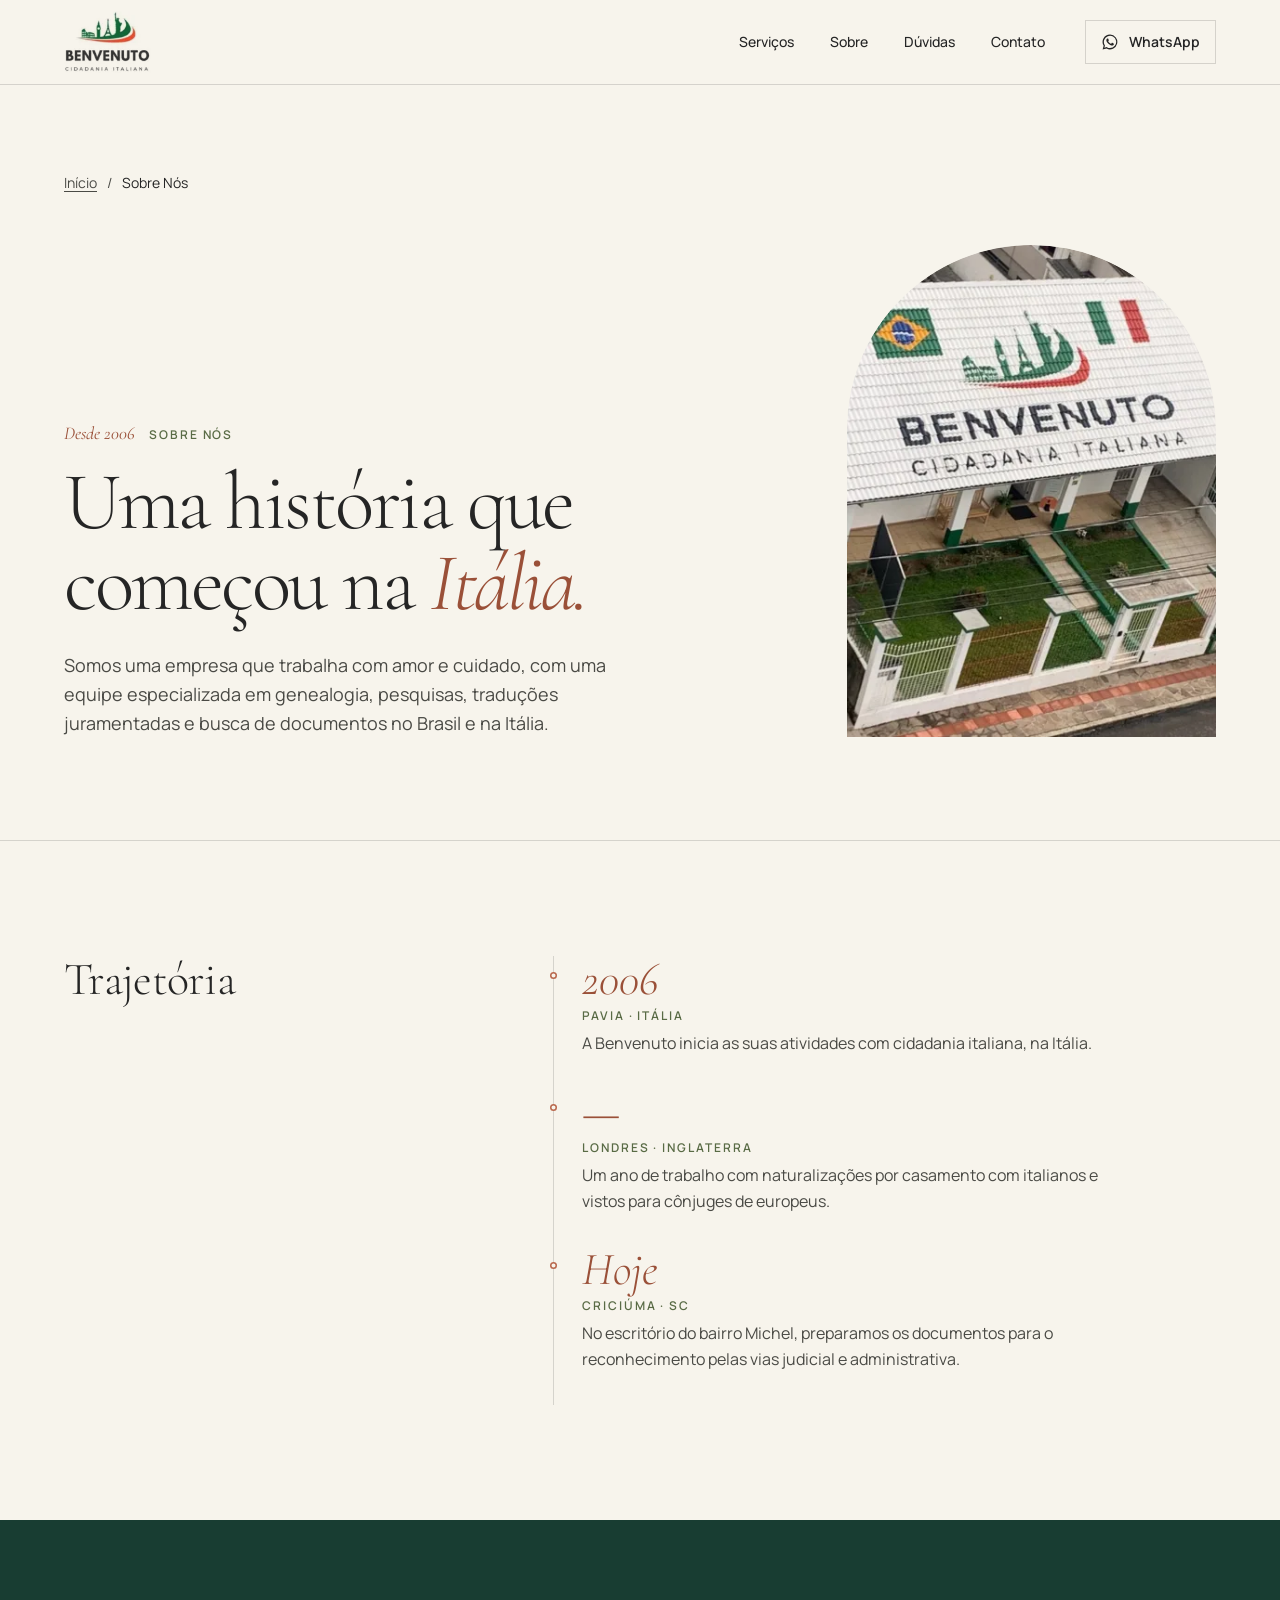
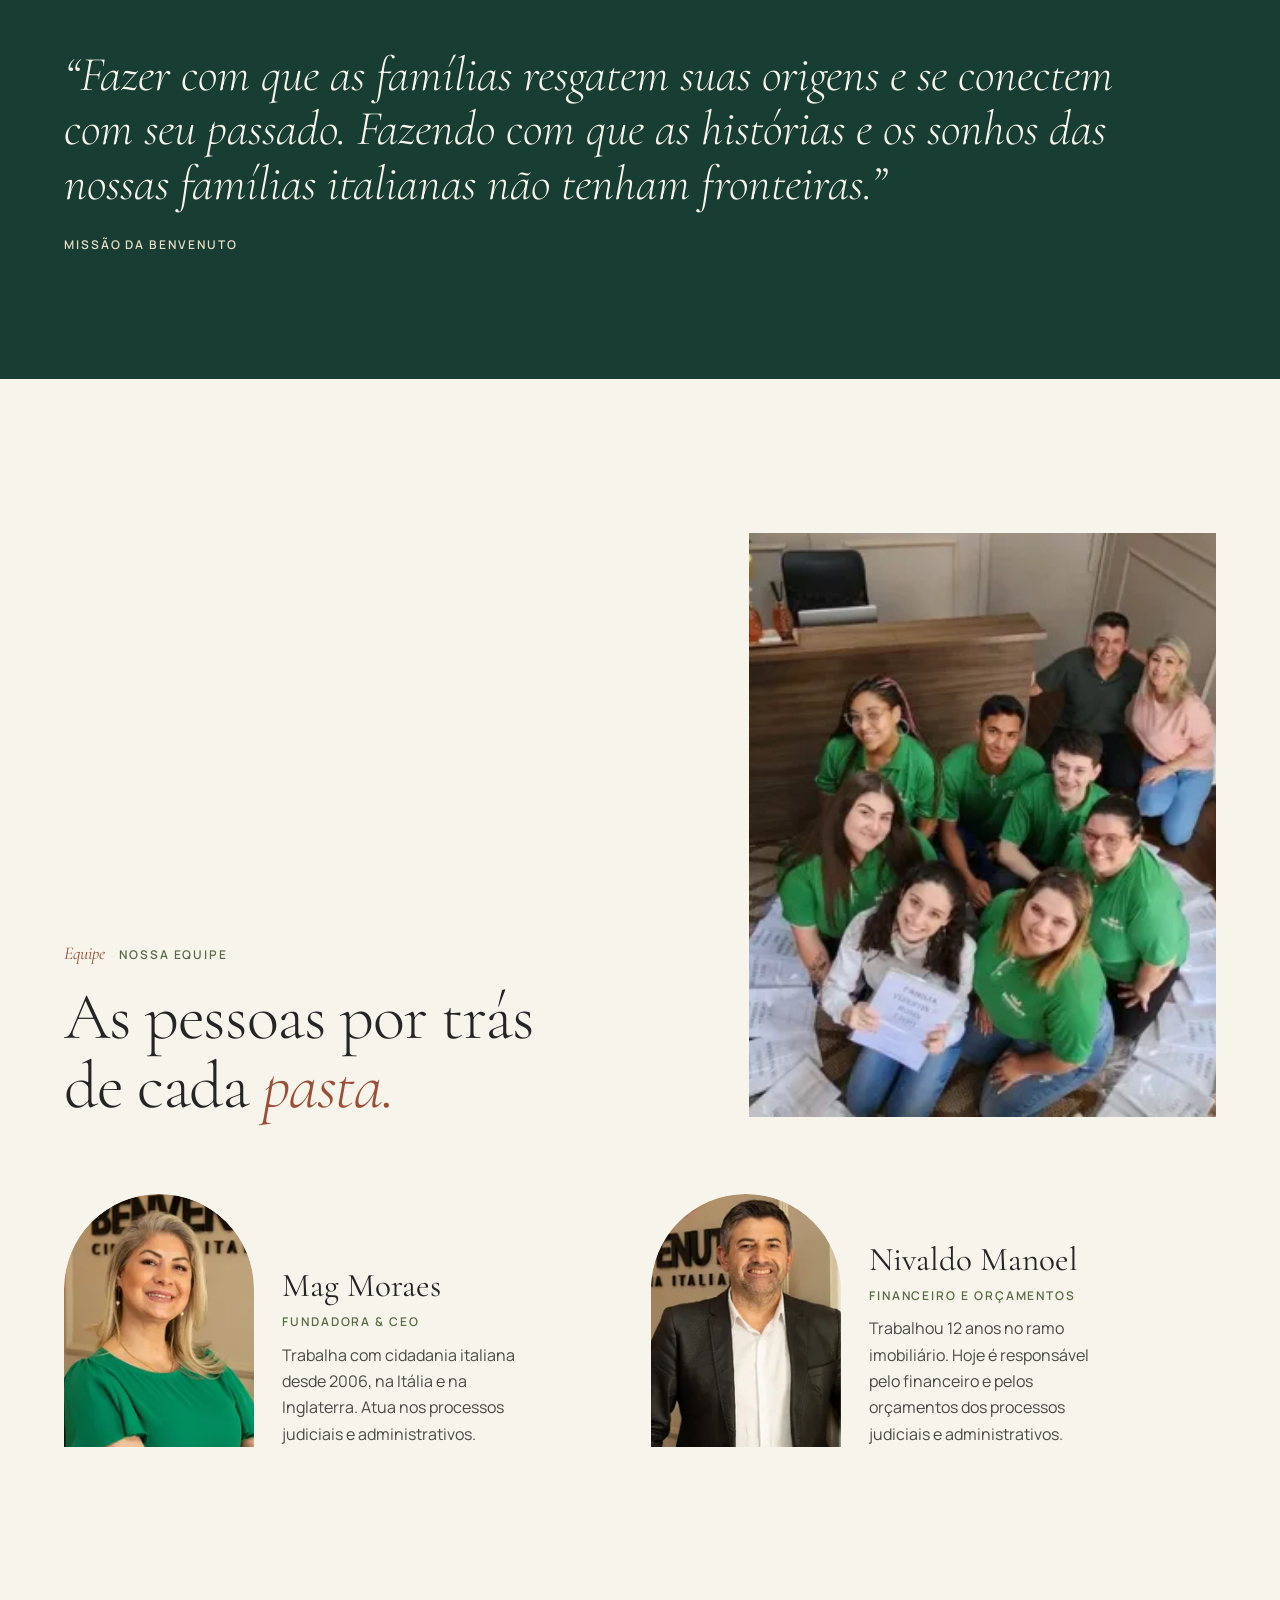
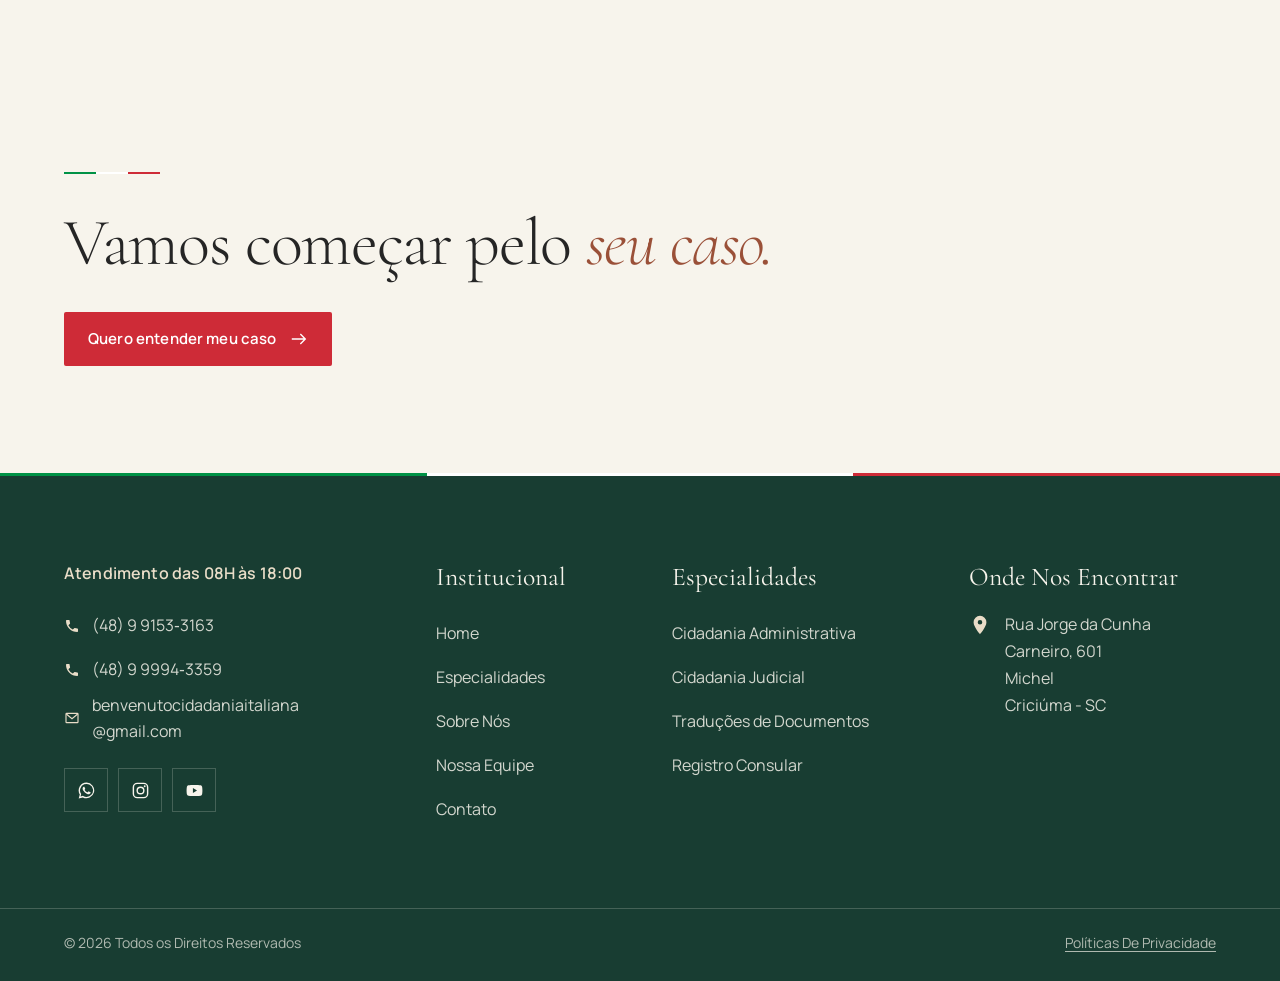
<file: sobre-nos/index.html>
<!doctype html>
<html lang="pt-BR">
<head>
<meta charset="utf-8">
<meta name="viewport" content="width=device-width, initial-scale=1">
<title>Sobre nós — Benvenuto Cidadania Italiana, desde 2006</title>
<meta name="description" content="A Benvenuto começou em 2006, em Pavia, na Itália, passou por Londres e hoje atende famílias brasileiras a partir do escritório em Criciúma/SC.">
<link rel="canonical" href="https://benvenutocidadaniaitaliana.com/sobre-nos/">
<meta name="theme-color" content="#183D32">
<meta property="og:type" content="website">
<meta property="og:locale" content="pt_BR">
<meta property="og:site_name" content="Benvenuto Cidadania Italiana">
<meta property="og:title" content="Sobre nós — Benvenuto Cidadania Italiana, desde 2006">
<meta property="og:description" content="A Benvenuto começou em 2006, em Pavia, na Itália, passou por Londres e hoje atende famílias brasileiras a partir do escritório em Criciúma/SC.">
<meta property="og:url" content="https://benvenutocidadaniaitaliana.com/sobre-nos/">
<link rel="icon" href="/favicon.svg" type="image/svg+xml">
<link rel="preload" href="/assets/fonts/cormorant-garamond-latin-300-normal.woff2" as="font" type="font/woff2" crossorigin>
<link rel="preload" href="/assets/fonts/manrope-latin-400-normal.woff2" as="font" type="font/woff2" crossorigin>
<link rel="stylesheet" href="/assets/css/styles.css?v=mwgrsshp">
<script>
  // Estados iniciais de animação já no primeiro paint; se o GSAP não carregar em 3s, o conteúdo volta a aparecer
  (function(d){d.classList.add('js');if(!matchMedia('(prefers-reduced-motion: reduce)').matches&&!/nomotion/.test(location.search)){d.classList.add('anim-ready');setTimeout(function(){if(!window.gsap)d.classList.remove('anim-ready')},3000)}})(document.documentElement);
</script>
<script type="application/ld+json">{"@context":"https://schema.org","@type":"BreadcrumbList","itemListElement":[{"@type":"ListItem","position":1,"name":"Início","item":"https://benvenutocidadaniaitaliana.com/"},{"@type":"ListItem","position":2,"name":"Sobre Nós","item":"https://benvenutocidadaniaitaliana.com/sobre-nos/"}]}</script>
</head>
<body class="">
<a class="skip" href="#conteudo">Pular para o conteúdo</a>
<svg width="0" height="0" class="sr-svg" aria-hidden="true" focusable="false">
  <defs>
    <symbol id="i-arcade" viewBox="0 0 720 720">
      <g fill="none" stroke="currentColor" stroke-width="1.1">
        <path d="M0 150 H720 M0 164 H720 M0 174 H720"/>
        <path d="M0 116 Q 30 98 60 116 T 120 116 T 180 116 T 240 116 T 300 116 T 360 116 T 420 116 T 480 116 T 540 116 T 600 116 T 660 116 T 720 116"/>
        <path d="M0 70 H720 M0 82 H720"/>
        <path d="M30 70 V0 M120 70 V0 M210 70 V0 M300 70 V0 M390 70 V0 M480 70 V0 M570 70 V0 M660 70 V0"/>
        <g id="arc-bay">
          <path d="M36 720 V360 A108 108 0 0 1 252 360 V720"/>
          <path d="M52 720 V362 A92 92 0 0 1 236 362 V720"/>
          <path d="M0 720 V196 M24 720 V196 M264 720 V196 M288 720 V196"/>
          <path d="M-6 196 H30 M258 196 H294 M-6 206 H30 M258 206 H294 M-6 214 H30 M258 214 H294"/>
          <path d="M144 252 V268 M120 258 L132 272 M168 258 L156 272"/>
          <path d="M72 690 H216 M72 666 H216 M72 642 H216 M72 618 H216 M72 594 H216 M72 570 H216 M72 546 H216 M72 522 H216 M72 498 H216 M72 474 H216 M72 450 H216 M72 426 H216 M78 402 H210 M90 378 H198 M108 354 H180" opacity=".45"/>
        </g>
        <use href="#arc-bay" x="288"/><use href="#arc-bay" x="576"/>
      </g>
    </symbol>
    <symbol id="i-stamp" viewBox="0 0 200 200">
      <defs><path id="stamp-c" d="M100,100 m-74,0 a74,74 0 1,1 148,0 a74,74 0 1,1 -148,0"/></defs>
      <circle cx="100" cy="100" r="96" fill="none" stroke="currentColor" stroke-width="1"/>
      <circle cx="100" cy="100" r="89" fill="none" stroke="currentColor" stroke-width=".6" stroke-dasharray="2 3"/>
      <circle cx="100" cy="100" r="54" fill="none" stroke="currentColor" stroke-width=".8"/>
      <text font-family="Manrope, sans-serif" font-size="12.5" font-weight="600" letter-spacing="3.6" fill="currentColor"><textPath href="#stamp-c">BENVENUTO · CIDADANIA ITALIANA · DESDE 2006 ·</textPath></text>
      <text x="100" y="98" text-anchor="middle" font-family="Cormorant Garamond, serif" font-style="italic" font-size="30" fill="currentColor">B</text>
      <text x="100" y="122" text-anchor="middle" font-family="Manrope, sans-serif" font-size="7.5" font-weight="600" letter-spacing="2" fill="currentColor">CRICIÚMA · SC</text>
    </symbol>
    <symbol id="i-wa" viewBox="0 0 24 24"><path fill="currentColor" d="M12.04 2a9.9 9.9 0 0 0-8.5 15l-1.4 5.1 5.24-1.37A9.9 9.9 0 1 0 12.04 2Zm0 18.1a8.2 8.2 0 0 1-4.18-1.15l-.3-.18-3.1.82.83-3.03-.2-.31a8.2 8.2 0 1 1 6.95 3.85Zm4.5-6.14c-.25-.12-1.46-.72-1.69-.8-.23-.08-.39-.12-.55.12-.17.25-.64.8-.78.97-.14.16-.29.18-.53.06a6.7 6.7 0 0 1-3.32-2.9c-.25-.43.25-.4.72-1.33.08-.17.04-.31-.02-.43-.06-.12-.55-1.33-.76-1.82-.2-.48-.4-.41-.55-.42h-.47a.9.9 0 0 0-.66.31 2.77 2.77 0 0 0-.86 2.06 4.8 4.8 0 0 0 1.01 2.56 11 11 0 0 0 4.21 3.72c1.57.68 2.19.74 2.97.62.48-.07 1.46-.6 1.67-1.18.2-.58.2-1.07.14-1.18-.06-.1-.22-.16-.47-.28Z"/></symbol>
    <symbol id="i-ig" viewBox="0 0 24 24"><g fill="none" stroke="currentColor" stroke-width="1.8"><rect x="3" y="3" width="18" height="18" rx="5"/><circle cx="12" cy="12" r="4.2"/></g><circle cx="17.3" cy="6.7" r="1.2" fill="currentColor"/></symbol>
    <symbol id="i-yt" viewBox="0 0 24 24"><path fill="currentColor" d="M21.6 7.2a2.6 2.6 0 0 0-1.8-1.8C18.2 5 12 5 12 5s-6.2 0-7.8.4a2.6 2.6 0 0 0-1.8 1.8C2 8.8 2 12 2 12s0 3.2.4 4.8a2.6 2.6 0 0 0 1.8 1.8c1.6.4 7.8.4 7.8.4s6.2 0 7.8-.4a2.6 2.6 0 0 0 1.8-1.8c.4-1.6.4-4.8.4-4.8s0-3.2-.4-4.8ZM10 15.1V8.9l5.2 3.1L10 15.1Z"/></symbol>
    <symbol id="i-phone" viewBox="0 0 24 24"><path fill="currentColor" d="M6.6 10.8a15.1 15.1 0 0 0 6.6 6.6l2.2-2.2c.3-.3.7-.4 1-.2 1.1.4 2.3.6 3.6.6.6 0 1 .4 1 1V20c0 .6-.4 1-1 1A17 17 0 0 1 3 4c0-.6.4-1 1-1h3.5c.6 0 1 .4 1 1 0 1.3.2 2.5.6 3.6.1.3 0 .7-.2 1l-2.3 2.2Z"/></symbol>
    <symbol id="i-mail" viewBox="0 0 24 24"><g fill="none" stroke="currentColor" stroke-width="1.7"><rect x="3" y="5" width="18" height="14" rx="1"/><path d="m3.5 6 8.5 7 8.5-7"/></g></symbol>
    <symbol id="i-pin" viewBox="0 0 24 24"><path fill="currentColor" d="M12 2a7 7 0 0 0-7 7c0 5.2 7 13 7 13s7-7.8 7-13a7 7 0 0 0-7-7Zm0 9.5A2.5 2.5 0 1 1 12 6.5a2.5 2.5 0 0 1 0 5Z"/></symbol>
    <symbol id="i-fb" viewBox="0 0 24 24"><path fill="currentColor" d="M13.5 21v-7.6h2.6l.4-3h-3V8.5c0-.9.3-1.5 1.5-1.5h1.6V4.3c-.3 0-1.2-.1-2.3-.1-2.3 0-3.9 1.4-3.9 4v2.2H7.8v3h2.6V21h3.1Z"/></symbol>
    <symbol id="i-clock" viewBox="0 0 24 24"><g fill="none" stroke="currentColor" stroke-width="1.7"><circle cx="12" cy="12" r="9"/><path d="M12 7v5l3 2"/></g></symbol>
    <symbol id="i-arrow" viewBox="0 0 20 20"><path fill="none" stroke="currentColor" stroke-width="1.5" d="M2 10h15M11.5 4.5 17 10l-5.5 5.5"/></symbol>
  </defs>
</svg>

<header class="site-header" id="topo">
  <div class="site-header__inner">
    <a class="wordmark" href="/" aria-label="Benvenuto Cidadania Italiana — página inicial">
      <img class="wordmark__img wordmark__img--claro" src="/assets/img/logo-claro.png" width="128" height="91" alt="Benvenuto Cidadania Italiana">
      <img class="wordmark__img wordmark__img--escuro" src="/assets/img/logo.png" width="128" height="91" alt="" aria-hidden="true">
    </a>
    <nav class="nav" aria-label="Principal">
      <ul>
        <li><a href="/#servicos" data-nav="servicos">Serviços</a></li>
        <li><a href="/sobre-nos/" data-nav="sobre" aria-current="page">Sobre</a></li>
        <li><a href="/perguntas-frequentes/" data-nav="duvidas">Dúvidas</a></li>
        <li><a href="/contato/" data-nav="contato">Contato</a></li>
      </ul>
    </nav>
    <a class="header-cta" data-cta="header" href="https://wa.me/5548999943359?text=Ol%C3%A1!%20Vim%20pelo%20site%20e%20gostaria%20de%20falar%20com%20a%20equipe%20da%20Benvenuto." target="_blank" rel="noopener">
      <svg aria-hidden="true"><use href="#i-wa"/></svg><span>WhatsApp</span>
    </a>
    <button class="menu-btn" type="button" aria-expanded="false" aria-controls="menu-mobile"><span class="menu-btn__label">Menu</span><span class="menu-btn__bars" aria-hidden="true"><i></i><i></i></span></button>
  </div>
  <div class="menu-mobile" id="menu-mobile" hidden>
    <nav aria-label="Menu">
      <ol>
        <li><a href="/#servicos" data-nav="servicos"><span>01</span>Serviços</a></li>
        <li><a href="/sobre-nos/" data-nav="sobre" aria-current="page"><span>02</span>Sobre</a></li>
        <li><a href="/perguntas-frequentes/" data-nav="duvidas"><span>03</span>Dúvidas</a></li>
        <li><a href="/contato/" data-nav="contato"><span>04</span>Contato</a></li>
      </ol>
    </nav>
    <a class="btn btn--red btn--block" data-cta="menu" href="https://wa.me/5548999943359?text=Ol%C3%A1!%20Vim%20pelo%20site%20da%20Benvenuto%20e%20gostaria%20de%20uma%20an%C3%A1lise%20do%20meu%20caso%20de%20cidadania%20italiana." target="_blank" rel="noopener">Quero entender meu caso <svg aria-hidden="true"><use href="#i-arrow"/></svg></a>
    <p class="menu-mobile__addr">Rua Jorge da Cunha Carneiro, 601 · Michel<br>Criciúma · SC</p>
  </div>
</header>

<main id="conteudo">
<!-- Conteúdo baseado na página atual "Sobre Nós". Números (15.000 cidadanias, 240 processos) omitidos até confirmação. -->

<section class="page-head" aria-labelledby="ph-title">
  <div class="wrap page-head__grid">
    <nav class="crumbs" aria-label="Você está em"><a href="/">Início</a><span aria-hidden="true">/</span><span aria-current="page">Sobre Nós</span></nav>
    <div class="page-head__text">
      <p class="fasc"><b>Desde 2006</b> Sobre nós</p>
      <h1 class="page-head__title" id="ph-title" data-anim="lines">
        <span class="line"><span>Uma história que</span></span>
        <span class="line"><span>começou na <em>Itália.</em></span></span>
      </h1>
      <p class="lead" data-anim="fade">Somos uma empresa que trabalha com amor e cuidado, com uma equipe especializada em genealogia, pesquisas, traduções juramentadas e busca de documentos no Brasil e na Itália.</p>
    </div>
    <figure class="page-head__photo arch" data-anim="arch">
      <img src="/assets/img/provisorio/sede.webp" width="400" height="530" alt="Fachada da sede da Benvenuto em Criciúma, com o logo pintado no telhado e as bandeiras do Brasil e da Itália" fetchpriority="high">
    </figure>
  </div>
</section>

<section class="detail" aria-labelledby="d1">
  <div class="wrap detail__grid">
    <h2 class="detail__h" id="d1">Trajetória</h2>
    <ol class="timeline timeline--page">
      <li class="timeline__item" data-anim="fade">
        <span class="timeline__year">2006</span>
        <span class="timeline__place">Pavia · Itália</span>
        <span class="timeline__txt">A Benvenuto inicia as suas atividades com cidadania italiana, na Itália.</span>
      </li>
      <li class="timeline__item" data-anim="fade">
        <span class="timeline__year">—</span>
        <span class="timeline__place">Londres · Inglaterra</span>
        <span class="timeline__txt">Um ano de trabalho com naturalizações por casamento com italianos e vistos para cônjuges de europeus.</span>
      </li>
      <li class="timeline__item" data-anim="fade">
        <span class="timeline__year">Hoje</span>
        <span class="timeline__place">Criciúma · SC</span>
        <span class="timeline__txt">No escritório do bairro Michel, preparamos os documentos para o reconhecimento pelas vias judicial e administrativa.</span>
      </li>
    </ol>
  </div>
</section>

<section class="mission" aria-label="Missão">
  <div class="wrap">
    <blockquote class="mission__quote" data-anim="fade">
      <p>“Fazer com que as famílias resgatem suas origens e se conectem com seu passado. Fazendo com que as histórias e os sonhos das nossas famílias italianas não tenham fronteiras.”</p>
      <cite>Missão da Benvenuto</cite>
    </blockquote>
  </div>
</section>

<section class="team" id="equipe" aria-labelledby="equipe-title">
  <div class="wrap team__grid">
    <div class="team__head">
      <p class="fasc"><b>Equipe</b> Nossa equipe</p>
      <h2 class="h2" id="equipe-title" data-anim="lines">
        <span class="line"><span>As pessoas por trás</span></span>
        <span class="line"><span>de cada <em>pasta.</em></span></span>
      </h2>
    </div>
    <figure class="team__photo" data-anim="fade">
      <img src="/assets/img/provisorio/equipe.webp" width="300" height="350" loading="lazy" alt="Equipe da Benvenuto sentada no chão do escritório, entre pastas de documentos de clientes">
    </figure>
    <div class="people team__people">
      <article class="person" data-anim="fade">
        <figure class="person__photo arch"><img src="/assets/img/provisorio/mag.webp" width="400" height="400" loading="lazy" alt="Retrato de Mag Moraes"></figure>
        <div>
          <h3 class="person__name">Mag Moraes</h3>
          <p class="person__role">Fundadora &amp; CEO</p>
          <p class="person__bio">Trabalha com cidadania italiana desde 2006, na Itália e na Inglaterra. Atua nos processos judiciais e administrativos.</p>
        </div>
      </article>
      <article class="person" data-anim="fade">
        <figure class="person__photo arch"><img src="/assets/img/provisorio/nivaldo.webp" width="400" height="400" loading="lazy" alt="Retrato de Nivaldo Manoel"></figure>
        <div>
          <h3 class="person__name">Nivaldo Manoel</h3>
          <p class="person__role">Financeiro e orçamentos</p>
          <p class="person__bio">Trabalhou 12 anos no ramo imobiliário. Hoje é responsável pelo financeiro e pelos orçamentos dos processos judiciais e administrativos.</p>
        </div>
      </article>
    </div>
  </div>
</section>

<section class="end" aria-label="Fale com a equipe">
  <div class="wrap end__grid">
    <div>
      <span class="tricolor tricolor--wide" aria-hidden="true"><i></i><i></i><i></i></span>
      <p class="end__title">Vamos começar pelo <em>seu caso.</em></p>
      <a class="btn btn--red" data-cta="final" href="https://wa.me/5548999943359?text=Ol%C3%A1!%20Vim%20pelo%20site%20da%20Benvenuto%20e%20gostaria%20de%20uma%20an%C3%A1lise%20do%20meu%20caso%20de%20cidadania%20italiana." target="_blank" rel="noopener">Quero entender meu caso <svg aria-hidden="true"><use href="#i-arrow"/></svg></a>
    </div>
  </div>
</section>


</main>
<!-- Rodapé: conteúdo e textos do site atual, a pedido do cliente -->
<footer class="site-footer" id="rodape">
  <div class="wrap site-footer__grid">
    <div class="site-footer__col site-footer__col--contato">
      <p class="site-footer__h site-footer__h--small">Atendimento das 08H às 18:00</p>
      <ul class="site-footer__contacts">
        <li><svg aria-hidden="true"><use href="#i-phone"/></svg><a href="tel:+5548991533163">(48)&nbsp;9&nbsp;9153&#8209;3163</a></li>
        <li><svg aria-hidden="true"><use href="#i-phone"/></svg><a href="tel:+5548999943359">(48)&nbsp;9&nbsp;9994&#8209;3359</a></li>
        <li><svg aria-hidden="true"><use href="#i-mail"/></svg><a href="mailto:benvenutocidadaniaitaliana@gmail.com">benvenutocidadaniaitaliana<wbr>@gmail.com</a></li>
      </ul>
      <ul class="site-footer__social">
        <li><a href="https://wa.me/5548999943359?text=Ol%C3%A1!%20Vim%20pelo%20site%20e%20gostaria%20de%20falar%20com%20a%20equipe%20da%20Benvenuto." data-cta="rodape" target="_blank" rel="noopener" aria-label="Whatsapp"><svg aria-hidden="true"><use href="#i-wa"/></svg></a></li>
        <li><a href="https://www.instagram.com/benvenutocidadania/" target="_blank" rel="noopener" aria-label="Instagram"><svg aria-hidden="true"><use href="#i-ig"/></svg></a></li>
        <li><a href="https://www.youtube.com/@BenvenutoCidadaniaItaliana" target="_blank" rel="noopener" aria-label="Youtube"><svg aria-hidden="true"><use href="#i-yt"/></svg></a></li>
      </ul>
    </div>
    <nav class="site-footer__col" aria-labelledby="ft-inst">
      <p class="site-footer__h" id="ft-inst">Institucional</p>
      <ul class="site-footer__links">
        <li><a href="/">Home</a></li>
        <li><a href="/#servicos">Especialidades</a></li>
        <li><a href="/sobre-nos/">Sobre Nós</a></li>
        <li><a href="/sobre-nos/#equipe">Nossa Equipe</a></li>
        <li><a href="/contato/">Contato</a></li>
      </ul>
    </nav>
    <nav class="site-footer__col" aria-labelledby="ft-esp">
      <p class="site-footer__h" id="ft-esp">Especialidades</p>
      <ul class="site-footer__links">
        <li><a href="/cidadania-administrativa/">Cidadania Administrativa</a></li>
        <li><a href="/cidadania-judicial/">Cidadania Judicial</a></li>
        <li><a href="/traducoes-de-documentos/">Traduções de Documentos</a></li>
        <li><a href="/registro-consular/">Registro Consular</a></li>
      </ul>
    </nav>
    <div class="site-footer__col">
      <p class="site-footer__h">Onde Nos Encontrar</p>
      <a class="site-footer__addr" href="https://www.google.com/maps/dir/?api=1&amp;destination=Benvenuto+Cidadania+Italiana%2C+R.+Jorge+da+Cunha+Carneiro%2C+601+-+Michel%2C+Crici%C3%BAma+-+SC" target="_blank" rel="noopener">
        <svg aria-hidden="true"><use href="#i-pin"/></svg>
        <address>Rua Jorge da Cunha Carneiro, 601<br>Michel<br>Criciúma - SC</address>
      </a>
    </div>
  </div>
  <div class="wrap site-footer__bar">
    <p>© 2026 Todos os Direitos Reservados</p>
    <a href="/politica-de-privacidade/">Políticas De Privacidade</a>
  </div>
</footer>

<aside aria-label="Atalho para o WhatsApp">
<a class="wa-float" data-cta="flutuante" href="https://wa.me/5548999943359?text=Ol%C3%A1!%20Vim%20pelo%20site%20e%20gostaria%20de%20falar%20com%20a%20equipe%20da%20Benvenuto." target="_blank" rel="noopener" aria-label="Falar com a equipe pelo WhatsApp">
  <svg aria-hidden="true"><use href="#i-wa"/></svg><span>WhatsApp</span>
</a>
</aside>

<script src="/assets/vendor/gsap.min.js" defer></script>
<script src="/assets/vendor/ScrollTrigger.min.js" defer></script>
<script src="/assets/js/main.js?v=mwgrsshp" defer></script>
</body>
</html>
</file>
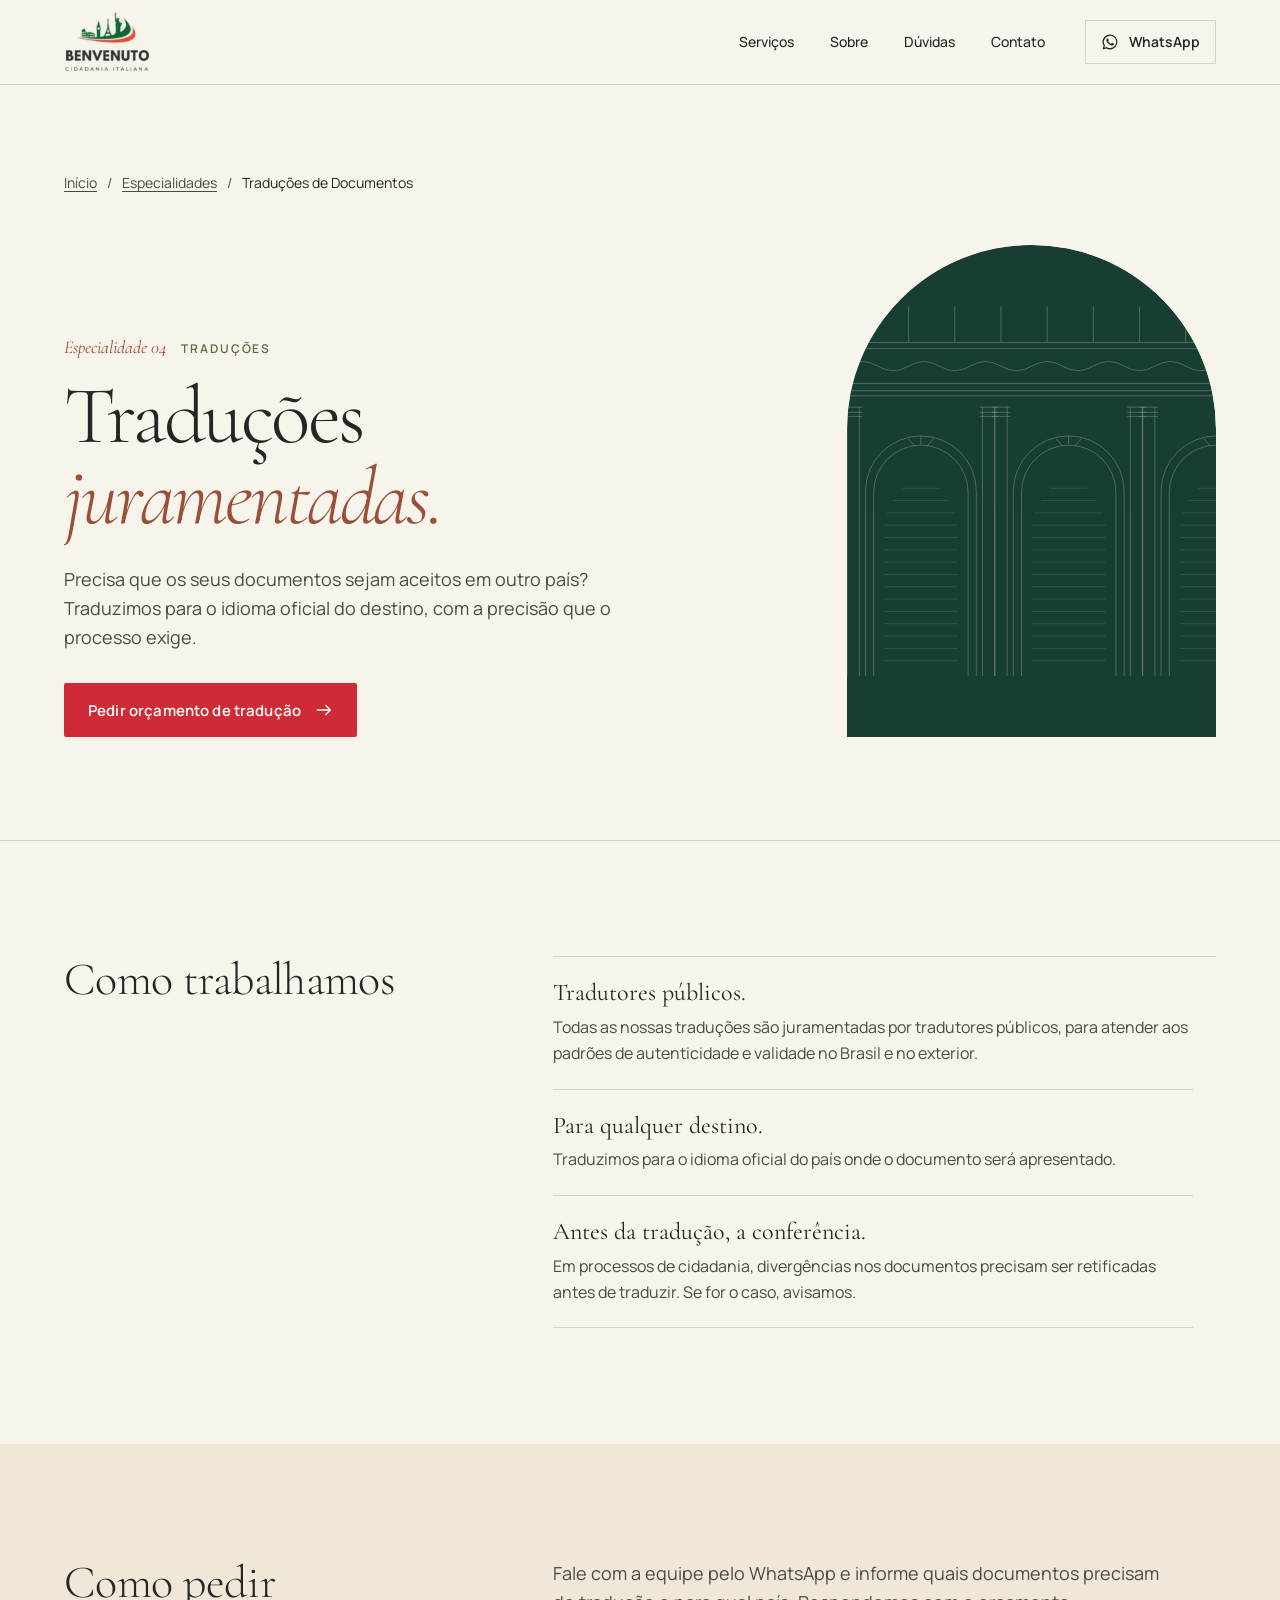
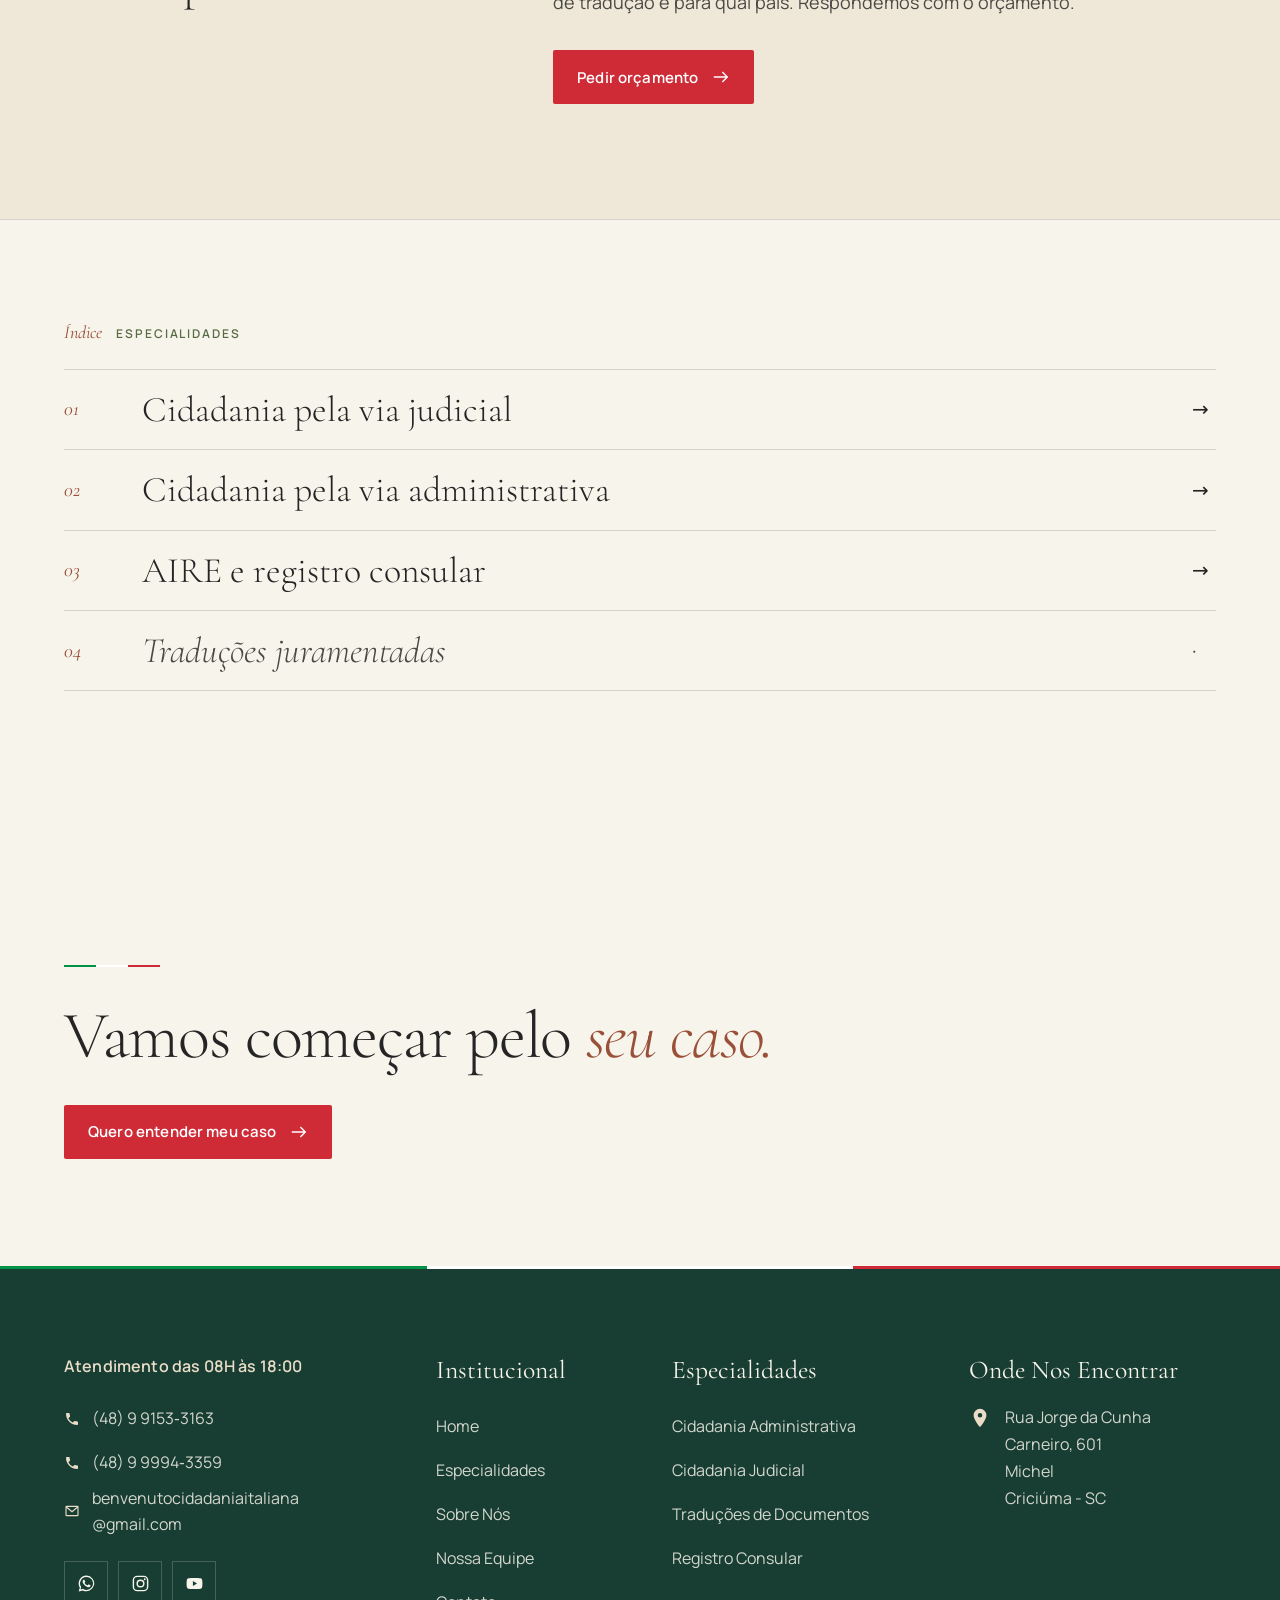
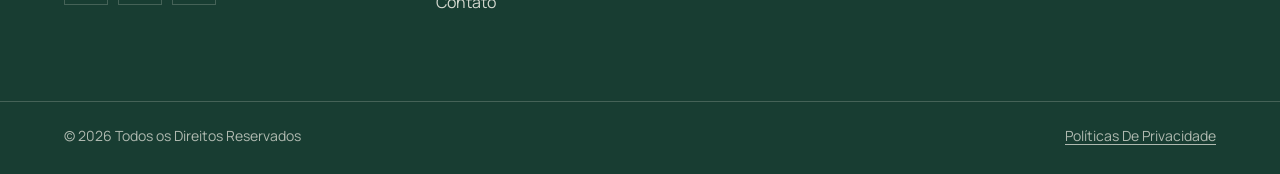
<file: traducoes-de-documentos/index.html>
<!doctype html>
<html lang="pt-BR">
<head>
<meta charset="utf-8">
<meta name="viewport" content="width=device-width, initial-scale=1">
<title>Traduções juramentadas de documentos — Benvenuto Cidadania Italiana</title>
<meta name="description" content="Traduções juramentadas feitas por tradutores públicos, com autenticidade e validade no Brasil e no exterior. Peça o seu orçamento pelo WhatsApp.">
<link rel="canonical" href="https://benvenutocidadaniaitaliana.com/traducoes-de-documentos/">
<meta name="theme-color" content="#183D32">
<meta property="og:type" content="website">
<meta property="og:locale" content="pt_BR">
<meta property="og:site_name" content="Benvenuto Cidadania Italiana">
<meta property="og:title" content="Traduções juramentadas de documentos — Benvenuto Cidadania Italiana">
<meta property="og:description" content="Traduções juramentadas feitas por tradutores públicos, com autenticidade e validade no Brasil e no exterior. Peça o seu orçamento pelo WhatsApp.">
<meta property="og:url" content="https://benvenutocidadaniaitaliana.com/traducoes-de-documentos/">
<link rel="icon" href="/favicon.svg" type="image/svg+xml">
<link rel="preload" href="/assets/fonts/cormorant-garamond-latin-300-normal.woff2" as="font" type="font/woff2" crossorigin>
<link rel="preload" href="/assets/fonts/manrope-latin-400-normal.woff2" as="font" type="font/woff2" crossorigin>
<link rel="stylesheet" href="/assets/css/styles.css?v=mwgrsshp">
<script>
  // Estados iniciais de animação já no primeiro paint; se o GSAP não carregar em 3s, o conteúdo volta a aparecer
  (function(d){d.classList.add('js');if(!matchMedia('(prefers-reduced-motion: reduce)').matches&&!/nomotion/.test(location.search)){d.classList.add('anim-ready');setTimeout(function(){if(!window.gsap)d.classList.remove('anim-ready')},3000)}})(document.documentElement);
</script>
<script type="application/ld+json">{"@context":"https://schema.org","@type":"BreadcrumbList","itemListElement":[{"@type":"ListItem","position":1,"name":"Início","item":"https://benvenutocidadaniaitaliana.com/"},{"@type":"ListItem","position":2,"name":"Especialidades","item":"https://benvenutocidadaniaitaliana.com/#servicos"},{"@type":"ListItem","position":3,"name":"Traduções de Documentos","item":"https://benvenutocidadaniaitaliana.com/traducoes-de-documentos/"}]}</script>
</head>
<body class="">
<a class="skip" href="#conteudo">Pular para o conteúdo</a>
<svg width="0" height="0" class="sr-svg" aria-hidden="true" focusable="false">
  <defs>
    <symbol id="i-arcade" viewBox="0 0 720 720">
      <g fill="none" stroke="currentColor" stroke-width="1.1">
        <path d="M0 150 H720 M0 164 H720 M0 174 H720"/>
        <path d="M0 116 Q 30 98 60 116 T 120 116 T 180 116 T 240 116 T 300 116 T 360 116 T 420 116 T 480 116 T 540 116 T 600 116 T 660 116 T 720 116"/>
        <path d="M0 70 H720 M0 82 H720"/>
        <path d="M30 70 V0 M120 70 V0 M210 70 V0 M300 70 V0 M390 70 V0 M480 70 V0 M570 70 V0 M660 70 V0"/>
        <g id="arc-bay">
          <path d="M36 720 V360 A108 108 0 0 1 252 360 V720"/>
          <path d="M52 720 V362 A92 92 0 0 1 236 362 V720"/>
          <path d="M0 720 V196 M24 720 V196 M264 720 V196 M288 720 V196"/>
          <path d="M-6 196 H30 M258 196 H294 M-6 206 H30 M258 206 H294 M-6 214 H30 M258 214 H294"/>
          <path d="M144 252 V268 M120 258 L132 272 M168 258 L156 272"/>
          <path d="M72 690 H216 M72 666 H216 M72 642 H216 M72 618 H216 M72 594 H216 M72 570 H216 M72 546 H216 M72 522 H216 M72 498 H216 M72 474 H216 M72 450 H216 M72 426 H216 M78 402 H210 M90 378 H198 M108 354 H180" opacity=".45"/>
        </g>
        <use href="#arc-bay" x="288"/><use href="#arc-bay" x="576"/>
      </g>
    </symbol>
    <symbol id="i-stamp" viewBox="0 0 200 200">
      <defs><path id="stamp-c" d="M100,100 m-74,0 a74,74 0 1,1 148,0 a74,74 0 1,1 -148,0"/></defs>
      <circle cx="100" cy="100" r="96" fill="none" stroke="currentColor" stroke-width="1"/>
      <circle cx="100" cy="100" r="89" fill="none" stroke="currentColor" stroke-width=".6" stroke-dasharray="2 3"/>
      <circle cx="100" cy="100" r="54" fill="none" stroke="currentColor" stroke-width=".8"/>
      <text font-family="Manrope, sans-serif" font-size="12.5" font-weight="600" letter-spacing="3.6" fill="currentColor"><textPath href="#stamp-c">BENVENUTO · CIDADANIA ITALIANA · DESDE 2006 ·</textPath></text>
      <text x="100" y="98" text-anchor="middle" font-family="Cormorant Garamond, serif" font-style="italic" font-size="30" fill="currentColor">B</text>
      <text x="100" y="122" text-anchor="middle" font-family="Manrope, sans-serif" font-size="7.5" font-weight="600" letter-spacing="2" fill="currentColor">CRICIÚMA · SC</text>
    </symbol>
    <symbol id="i-wa" viewBox="0 0 24 24"><path fill="currentColor" d="M12.04 2a9.9 9.9 0 0 0-8.5 15l-1.4 5.1 5.24-1.37A9.9 9.9 0 1 0 12.04 2Zm0 18.1a8.2 8.2 0 0 1-4.18-1.15l-.3-.18-3.1.82.83-3.03-.2-.31a8.2 8.2 0 1 1 6.95 3.85Zm4.5-6.14c-.25-.12-1.46-.72-1.69-.8-.23-.08-.39-.12-.55.12-.17.25-.64.8-.78.97-.14.16-.29.18-.53.06a6.7 6.7 0 0 1-3.32-2.9c-.25-.43.25-.4.72-1.33.08-.17.04-.31-.02-.43-.06-.12-.55-1.33-.76-1.82-.2-.48-.4-.41-.55-.42h-.47a.9.9 0 0 0-.66.31 2.77 2.77 0 0 0-.86 2.06 4.8 4.8 0 0 0 1.01 2.56 11 11 0 0 0 4.21 3.72c1.57.68 2.19.74 2.97.62.48-.07 1.46-.6 1.67-1.18.2-.58.2-1.07.14-1.18-.06-.1-.22-.16-.47-.28Z"/></symbol>
    <symbol id="i-ig" viewBox="0 0 24 24"><g fill="none" stroke="currentColor" stroke-width="1.8"><rect x="3" y="3" width="18" height="18" rx="5"/><circle cx="12" cy="12" r="4.2"/></g><circle cx="17.3" cy="6.7" r="1.2" fill="currentColor"/></symbol>
    <symbol id="i-yt" viewBox="0 0 24 24"><path fill="currentColor" d="M21.6 7.2a2.6 2.6 0 0 0-1.8-1.8C18.2 5 12 5 12 5s-6.2 0-7.8.4a2.6 2.6 0 0 0-1.8 1.8C2 8.8 2 12 2 12s0 3.2.4 4.8a2.6 2.6 0 0 0 1.8 1.8c1.6.4 7.8.4 7.8.4s6.2 0 7.8-.4a2.6 2.6 0 0 0 1.8-1.8c.4-1.6.4-4.8.4-4.8s0-3.2-.4-4.8ZM10 15.1V8.9l5.2 3.1L10 15.1Z"/></symbol>
    <symbol id="i-phone" viewBox="0 0 24 24"><path fill="currentColor" d="M6.6 10.8a15.1 15.1 0 0 0 6.6 6.6l2.2-2.2c.3-.3.7-.4 1-.2 1.1.4 2.3.6 3.6.6.6 0 1 .4 1 1V20c0 .6-.4 1-1 1A17 17 0 0 1 3 4c0-.6.4-1 1-1h3.5c.6 0 1 .4 1 1 0 1.3.2 2.5.6 3.6.1.3 0 .7-.2 1l-2.3 2.2Z"/></symbol>
    <symbol id="i-mail" viewBox="0 0 24 24"><g fill="none" stroke="currentColor" stroke-width="1.7"><rect x="3" y="5" width="18" height="14" rx="1"/><path d="m3.5 6 8.5 7 8.5-7"/></g></symbol>
    <symbol id="i-pin" viewBox="0 0 24 24"><path fill="currentColor" d="M12 2a7 7 0 0 0-7 7c0 5.2 7 13 7 13s7-7.8 7-13a7 7 0 0 0-7-7Zm0 9.5A2.5 2.5 0 1 1 12 6.5a2.5 2.5 0 0 1 0 5Z"/></symbol>
    <symbol id="i-fb" viewBox="0 0 24 24"><path fill="currentColor" d="M13.5 21v-7.6h2.6l.4-3h-3V8.5c0-.9.3-1.5 1.5-1.5h1.6V4.3c-.3 0-1.2-.1-2.3-.1-2.3 0-3.9 1.4-3.9 4v2.2H7.8v3h2.6V21h3.1Z"/></symbol>
    <symbol id="i-clock" viewBox="0 0 24 24"><g fill="none" stroke="currentColor" stroke-width="1.7"><circle cx="12" cy="12" r="9"/><path d="M12 7v5l3 2"/></g></symbol>
    <symbol id="i-arrow" viewBox="0 0 20 20"><path fill="none" stroke="currentColor" stroke-width="1.5" d="M2 10h15M11.5 4.5 17 10l-5.5 5.5"/></symbol>
  </defs>
</svg>

<header class="site-header" id="topo">
  <div class="site-header__inner">
    <a class="wordmark" href="/" aria-label="Benvenuto Cidadania Italiana — página inicial">
      <img class="wordmark__img wordmark__img--claro" src="/assets/img/logo-claro.png" width="128" height="91" alt="Benvenuto Cidadania Italiana">
      <img class="wordmark__img wordmark__img--escuro" src="/assets/img/logo.png" width="128" height="91" alt="" aria-hidden="true">
    </a>
    <nav class="nav" aria-label="Principal">
      <ul>
        <li><a href="/#servicos" data-nav="servicos" aria-current="page">Serviços</a></li>
        <li><a href="/sobre-nos/" data-nav="sobre">Sobre</a></li>
        <li><a href="/perguntas-frequentes/" data-nav="duvidas">Dúvidas</a></li>
        <li><a href="/contato/" data-nav="contato">Contato</a></li>
      </ul>
    </nav>
    <a class="header-cta" data-cta="header" href="https://wa.me/5548999943359?text=Ol%C3%A1!%20Vim%20pelo%20site%20e%20gostaria%20de%20falar%20com%20a%20equipe%20da%20Benvenuto." target="_blank" rel="noopener">
      <svg aria-hidden="true"><use href="#i-wa"/></svg><span>WhatsApp</span>
    </a>
    <button class="menu-btn" type="button" aria-expanded="false" aria-controls="menu-mobile"><span class="menu-btn__label">Menu</span><span class="menu-btn__bars" aria-hidden="true"><i></i><i></i></span></button>
  </div>
  <div class="menu-mobile" id="menu-mobile" hidden>
    <nav aria-label="Menu">
      <ol>
        <li><a href="/#servicos" data-nav="servicos" aria-current="page"><span>01</span>Serviços</a></li>
        <li><a href="/sobre-nos/" data-nav="sobre"><span>02</span>Sobre</a></li>
        <li><a href="/perguntas-frequentes/" data-nav="duvidas"><span>03</span>Dúvidas</a></li>
        <li><a href="/contato/" data-nav="contato"><span>04</span>Contato</a></li>
      </ol>
    </nav>
    <a class="btn btn--red btn--block" data-cta="menu" href="https://wa.me/5548999943359?text=Ol%C3%A1!%20Vim%20pelo%20site%20da%20Benvenuto%20e%20gostaria%20de%20uma%20an%C3%A1lise%20do%20meu%20caso%20de%20cidadania%20italiana." target="_blank" rel="noopener">Quero entender meu caso <svg aria-hidden="true"><use href="#i-arrow"/></svg></a>
    <p class="menu-mobile__addr">Rua Jorge da Cunha Carneiro, 601 · Michel<br>Criciúma · SC</p>
  </div>
</header>

<main id="conteudo">
<!-- Conteúdo baseado na página atual "Traduções de Documentos" -->

<section class="page-head" aria-labelledby="ph-title">
  <div class="wrap page-head__grid">
    <nav class="crumbs" aria-label="Você está em"><a href="/">Início</a><span aria-hidden="true">/</span><a href="/#servicos">Especialidades</a><span aria-hidden="true">/</span><span aria-current="page">Traduções de Documentos</span></nav>
    <div class="page-head__text">
      <p class="fasc"><b>Especialidade 04</b> Traduções</p>
      <h1 class="page-head__title" id="ph-title" data-anim="lines">
        <span class="line"><span>Traduções</span></span>
        <span class="line"><span><em>juramentadas.</em></span></span>
      </h1>
      <p class="lead" data-anim="fade">Precisa que os seus documentos sejam aceitos em outro país? Traduzimos para o idioma oficial do destino, com a precisão que o processo exige.</p>
      <div class="page-head__ctas" data-anim="fade">
        <a class="btn btn--red" data-cta="traducoes" href="https://wa.me/5548999943359?text=Ol%C3%A1!%20Preciso%20de%20tradu%C3%A7%C3%A3o%20juramentada%20de%20documentos." target="_blank" rel="noopener">Pedir orçamento de tradução <svg aria-hidden="true"><use href="#i-arrow"/></svg></a>
      </div>
    </div>
    <figure class="page-head__art arch" aria-hidden="true" data-anim="arch"><svg preserveAspectRatio="xMidYMid slice"><use href="#i-arcade"/></svg></figure>
  </div>
</section>

<section class="detail" aria-labelledby="d1">
  <div class="wrap detail__grid">
    <h2 class="detail__h" id="d1">Como trabalhamos</h2>
    <div class="notes" data-anim="fade">
      <p><b>Tradutores públicos.</b> Todas as nossas traduções são juramentadas por tradutores públicos, para atender aos padrões de autenticidade e validade no Brasil e no exterior.</p>
      <p><b>Para qualquer destino.</b> Traduzimos para o idioma oficial do país onde o documento será apresentado.</p>
      <p><b>Antes da tradução, a conferência.</b> Em processos de cidadania, divergências nos documentos precisam ser retificadas antes de traduzir. Se for o caso, avisamos.</p>
    </div>
  </div>
</section>

<section class="detail detail--tint" aria-labelledby="d2">
  <div class="wrap detail__grid">
    <h2 class="detail__h" id="d2">Como pedir</h2>
    <div data-anim="fade">
      <p class="detail__intro">Fale com a equipe pelo WhatsApp e informe quais documentos precisam de tradução e para qual país. Respondemos com o orçamento.</p>
      <a class="btn btn--red" data-cta="traducoes-pedir" href="https://wa.me/5548999943359?text=Ol%C3%A1!%20Preciso%20de%20tradu%C3%A7%C3%A3o%20juramentada%20de%20documentos." target="_blank" rel="noopener">Pedir orçamento <svg aria-hidden="true"><use href="#i-arrow"/></svg></a>
    </div>
  </div>
</section>

<section class="svc-nav" aria-labelledby="svc-nav-title">
  <div class="wrap">
    <p class="fasc" id="svc-nav-title"><b>Índice</b> Especialidades</p>
    <ol class="svc-nav__list">
      <li><a href="/cidadania-judicial/" data-svc="judicial"><span>01</span>Cidadania pela via judicial</a></li>
      <li><a href="/cidadania-administrativa/" data-svc="administrativa"><span>02</span>Cidadania pela via administrativa</a></li>
      <li><a href="/registro-consular/" data-svc="registro"><span>03</span>AIRE e registro consular</a></li>
      <li><a href="/traducoes-de-documentos/" data-svc="traducoes" aria-current="page"><span>04</span>Traduções juramentadas</a></li>
    </ol>
  </div>
</section>

<section class="end" aria-label="Fale com a equipe">
  <div class="wrap end__grid">
    <div>
      <span class="tricolor tricolor--wide" aria-hidden="true"><i></i><i></i><i></i></span>
      <p class="end__title">Vamos começar pelo <em>seu caso.</em></p>
      <a class="btn btn--red" data-cta="final" href="https://wa.me/5548999943359?text=Ol%C3%A1!%20Vim%20pelo%20site%20da%20Benvenuto%20e%20gostaria%20de%20uma%20an%C3%A1lise%20do%20meu%20caso%20de%20cidadania%20italiana." target="_blank" rel="noopener">Quero entender meu caso <svg aria-hidden="true"><use href="#i-arrow"/></svg></a>
    </div>
  </div>
</section>


</main>
<!-- Rodapé: conteúdo e textos do site atual, a pedido do cliente -->
<footer class="site-footer" id="rodape">
  <div class="wrap site-footer__grid">
    <div class="site-footer__col site-footer__col--contato">
      <p class="site-footer__h site-footer__h--small">Atendimento das 08H às 18:00</p>
      <ul class="site-footer__contacts">
        <li><svg aria-hidden="true"><use href="#i-phone"/></svg><a href="tel:+5548991533163">(48)&nbsp;9&nbsp;9153&#8209;3163</a></li>
        <li><svg aria-hidden="true"><use href="#i-phone"/></svg><a href="tel:+5548999943359">(48)&nbsp;9&nbsp;9994&#8209;3359</a></li>
        <li><svg aria-hidden="true"><use href="#i-mail"/></svg><a href="mailto:benvenutocidadaniaitaliana@gmail.com">benvenutocidadaniaitaliana<wbr>@gmail.com</a></li>
      </ul>
      <ul class="site-footer__social">
        <li><a href="https://wa.me/5548999943359?text=Ol%C3%A1!%20Vim%20pelo%20site%20e%20gostaria%20de%20falar%20com%20a%20equipe%20da%20Benvenuto." data-cta="rodape" target="_blank" rel="noopener" aria-label="Whatsapp"><svg aria-hidden="true"><use href="#i-wa"/></svg></a></li>
        <li><a href="https://www.instagram.com/benvenutocidadania/" target="_blank" rel="noopener" aria-label="Instagram"><svg aria-hidden="true"><use href="#i-ig"/></svg></a></li>
        <li><a href="https://www.youtube.com/@BenvenutoCidadaniaItaliana" target="_blank" rel="noopener" aria-label="Youtube"><svg aria-hidden="true"><use href="#i-yt"/></svg></a></li>
      </ul>
    </div>
    <nav class="site-footer__col" aria-labelledby="ft-inst">
      <p class="site-footer__h" id="ft-inst">Institucional</p>
      <ul class="site-footer__links">
        <li><a href="/">Home</a></li>
        <li><a href="/#servicos">Especialidades</a></li>
        <li><a href="/sobre-nos/">Sobre Nós</a></li>
        <li><a href="/sobre-nos/#equipe">Nossa Equipe</a></li>
        <li><a href="/contato/">Contato</a></li>
      </ul>
    </nav>
    <nav class="site-footer__col" aria-labelledby="ft-esp">
      <p class="site-footer__h" id="ft-esp">Especialidades</p>
      <ul class="site-footer__links">
        <li><a href="/cidadania-administrativa/">Cidadania Administrativa</a></li>
        <li><a href="/cidadania-judicial/">Cidadania Judicial</a></li>
        <li><a href="/traducoes-de-documentos/">Traduções de Documentos</a></li>
        <li><a href="/registro-consular/">Registro Consular</a></li>
      </ul>
    </nav>
    <div class="site-footer__col">
      <p class="site-footer__h">Onde Nos Encontrar</p>
      <a class="site-footer__addr" href="https://www.google.com/maps/dir/?api=1&amp;destination=Benvenuto+Cidadania+Italiana%2C+R.+Jorge+da+Cunha+Carneiro%2C+601+-+Michel%2C+Crici%C3%BAma+-+SC" target="_blank" rel="noopener">
        <svg aria-hidden="true"><use href="#i-pin"/></svg>
        <address>Rua Jorge da Cunha Carneiro, 601<br>Michel<br>Criciúma - SC</address>
      </a>
    </div>
  </div>
  <div class="wrap site-footer__bar">
    <p>© 2026 Todos os Direitos Reservados</p>
    <a href="/politica-de-privacidade/">Políticas De Privacidade</a>
  </div>
</footer>

<aside aria-label="Atalho para o WhatsApp">
<a class="wa-float" data-cta="flutuante" href="https://wa.me/5548999943359?text=Ol%C3%A1!%20Vim%20pelo%20site%20e%20gostaria%20de%20falar%20com%20a%20equipe%20da%20Benvenuto." target="_blank" rel="noopener" aria-label="Falar com a equipe pelo WhatsApp">
  <svg aria-hidden="true"><use href="#i-wa"/></svg><span>WhatsApp</span>
</a>
</aside>

<script src="/assets/vendor/gsap.min.js" defer></script>
<script src="/assets/vendor/ScrollTrigger.min.js" defer></script>
<script src="/assets/js/main.js?v=mwgrsshp" defer></script>
</body>
</html>
</file>
<file: assets/css/styles.css>
/* =========================================================
   Benvenuto Cidadania Italiana — Proposta visual (Etapa 4)
   Camadas: tokens → base → utilitários → componentes → seções
   ========================================================= */

/* ---------- 0. FONTES (auto-hospedadas, subset latino) ---------- */
@font-face{font-family:"Cormorant Garamond";font-style:normal;font-weight:300;font-display:swap;src:url(/assets/fonts/cormorant-garamond-latin-300-normal.woff2) format("woff2")}
@font-face{font-family:"Cormorant Garamond";font-style:italic;font-weight:300;font-display:swap;src:url(/assets/fonts/cormorant-garamond-latin-300-italic.woff2) format("woff2")}
@font-face{font-family:"Cormorant Garamond";font-style:normal;font-weight:400;font-display:swap;src:url(/assets/fonts/cormorant-garamond-latin-400-normal.woff2) format("woff2")}
@font-face{font-family:"Cormorant Garamond";font-style:italic;font-weight:400;font-display:swap;src:url(/assets/fonts/cormorant-garamond-latin-400-italic.woff2) format("woff2")}
@font-face{font-family:"Cormorant Garamond";font-style:normal;font-weight:500;font-display:swap;src:url(/assets/fonts/cormorant-garamond-latin-500-normal.woff2) format("woff2")}
@font-face{font-family:"Manrope";font-style:normal;font-weight:400;font-display:swap;src:url(/assets/fonts/manrope-latin-400-normal.woff2) format("woff2")}
@font-face{font-family:"Manrope";font-style:normal;font-weight:500;font-display:swap;src:url(/assets/fonts/manrope-latin-500-normal.woff2) format("woff2")}
@font-face{font-family:"Manrope";font-style:normal;font-weight:600;font-display:swap;src:url(/assets/fonts/manrope-latin-600-normal.woff2) format("woff2")}
@font-face{font-family:"Manrope";font-style:normal;font-weight:700;font-display:swap;src:url(/assets/fonts/manrope-latin-700-normal.woff2) format("woff2")}

/* ---------- 1. TOKENS ---------- */
:root{
  /* cor */
  --c-verde-profundo:#183D32;
  --c-verde-profundo-2:#1F4A3D;
  --c-verde-italiano:#009246;
  --c-vermelho:#CE2B37;
  --c-vermelho-escuro:#A91F2A;
  --c-oliva:#596B45;
  --c-off:#F7F4EC;
  --c-bege:#E9DDC8;
  --c-papel:#EFE7D8;   /* fundo de seção alternativo: mantém o oliva acima de 4,5:1 */
  --c-terracota:#B9684D;
  --c-terracota-texto:#9A5038;
  --c-grafite:#252525;
  --c-texto-2:#4a4a45;
  --c-linha:rgba(37,37,37,.16);
  --c-linha-clara:rgba(247,244,236,.2);
  --c-on-dark-2:rgba(247,244,236,.84);  /* texto secundário sobre verde */
  --c-on-dark-3:rgba(247,244,236,.68);  /* notas sobre verde (5,8:1) */

  /* tipografia */
  --f-serif:"Cormorant Garamond", Georgia, "Times New Roman", serif;
  --f-sans:"Manrope", system-ui, -apple-system, "Segoe UI", sans-serif;
  --t-display:clamp(48px, 7.2vw, 124px);
  --t-h2:clamp(40px, 5.2vw, 84px);
  --t-h3:clamp(26px, 2.6vw, 40px);
  --t-lead:clamp(18px, 1.35vw, 20px);
  --t-body:17px;
  --t-body-s:16px;      /* texto secundário: nunca abaixo de 16px */
  --t-note:14px;        /* notas legais e rodapé */
  --t-over:12px;        /* rótulos em caixa-alta */
  --ls-over:.16em;      /* único tracking para rótulos */

  /* espaço e grid */
  --gutter:clamp(16px, 1.7vw, 24px);
  --margin:clamp(20px, 5vw, 72px);
  --max:1440px;
  --sec:clamp(96px, 12vw, 168px);
  --header-h:84px;

  /* movimento */
  --ease:cubic-bezier(.22,1,.36,1);
  --ease-in-out:cubic-bezier(.65,0,.35,1);
  --d-hover:.5s;
}

/* ---------- 2. BASE ---------- */
*,*::before,*::after{box-sizing:border-box}
*{margin:0;padding:0}
html{-webkit-text-size-adjust:100%;scroll-behavior:smooth;scroll-padding-top:var(--header-h)}
body{background:var(--c-off);color:var(--c-grafite);font:400 var(--t-body)/1.65 var(--f-sans);-webkit-font-smoothing:antialiased;overflow-x:clip;text-rendering:optimizeLegibility}
img,svg{display:block;max-width:100%}
a{color:inherit;text-decoration-thickness:1px;text-underline-offset:.2em}
button{font:inherit;color:inherit;background:none;border:0;cursor:pointer}
ol,ul{list-style:none}
em{font-style:italic}
address{font-style:normal}
:focus-visible{outline:2px solid var(--c-verde-italiano);outline-offset:3px}
::selection{background:var(--c-bege);color:var(--c-grafite)}
.sr-svg{position:absolute;width:0;height:0;overflow:hidden}

.skip{position:fixed;left:16px;top:-80px;z-index:200;background:var(--c-grafite);color:var(--c-off);padding:12px 16px;font-weight:600;transition:top .3s var(--ease)}
.skip:focus{top:16px}

/* ---------- 3. UTILITÁRIOS ---------- */
.wrap{max-width:var(--max);margin-inline:auto;padding-inline:var(--margin)}
.overline{font:600 var(--t-over)/1.3 var(--f-sans);letter-spacing:var(--ls-over);text-transform:uppercase}
.fasc{display:flex;align-items:baseline;gap:14px;font:600 var(--t-over)/1 var(--f-sans);letter-spacing:var(--ls-over);text-transform:uppercase;color:var(--c-oliva)}
.fasc b{font:400 italic 18px/1 var(--f-serif);letter-spacing:0;text-transform:none;color:var(--c-terracota-texto)}
.fasc--light{color:var(--c-bege)}
.fasc--light b{color:var(--c-bege)}
.h2{font:300 var(--t-h2)/.98 var(--f-serif);letter-spacing:-.02em;margin-top:22px}
.h2 em{color:var(--c-terracota-texto)}
.h2--light{color:var(--c-off)}
.h2--light em{color:var(--c-bege)}
.lead{font-size:var(--t-lead);line-height:1.6;color:var(--c-texto-2)}
.line{display:block;overflow:hidden;padding:.04em 0 .16em;margin:-.04em 0 -.16em}
.line > span{display:block}
h1,h2,h3,.end__title,.about__quote p{text-wrap:balance}
p{text-wrap:pretty}
.arch{border-radius:999px 999px 0 0;overflow:hidden;clip-path:inset(0% 0% 0% 0% round 999px 999px 0px 0px)}

.tricolor{display:inline-flex;width:40px;height:2px;flex:none}
.tricolor i{flex:1}
.tricolor i:nth-child(1){background:var(--c-verde-italiano)}
.tricolor i:nth-child(2){background:#fff}
.tricolor i:nth-child(3){background:var(--c-vermelho)}
.tricolor--wide{width:96px}

/* ---------- 4. COMPONENTES ---------- */
/* Botões: retângulo de 2px, preenchimento que corre da esquerda + seta que avança */
.btn{position:relative;isolation:isolate;overflow:hidden;display:inline-flex;align-items:center;justify-content:center;gap:14px;min-height:54px;padding:0 24px;border-radius:2px;font:600 15px/1 var(--f-sans);letter-spacing:.01em;text-decoration:none;transition:color var(--d-hover) var(--ease)}
.btn svg{width:18px;height:18px;flex:none;transition:transform var(--d-hover) var(--ease)}
.btn::before{content:"";position:absolute;inset:0;z-index:-1;transform:scaleX(0);transform-origin:left;transition:transform .6s var(--ease)}
.btn:hover svg,.btn:focus-visible svg{transform:translateX(5px)}
.btn:hover::before,.btn:focus-visible::before{transform:scaleX(1)}
.btn--red{background:var(--c-vermelho);color:#fff}
.btn--red::before{background:var(--c-vermelho-escuro)}
.btn--line{color:currentColor;box-shadow:inset 0 0 0 1px currentColor}
.btn--line::before{background:var(--c-off)}
.hero .btn--line:hover,.hero .btn--line:focus-visible{color:var(--c-verde-profundo)}
.btn--block{width:100%;justify-content:space-between}

/* Ficha de arquivo */
.ficha{display:block;width:216px;background:var(--c-off);color:var(--c-grafite);padding:14px 16px 12px;text-decoration:none;transform:rotate(-2deg);transition:transform .6s var(--ease)}
.ficha:hover,.ficha:focus-visible{transform:rotate(0) translateY(-4px)}
.ficha__hd{display:flex;justify-content:space-between;border-bottom:1px solid var(--c-linha);padding-bottom:8px;margin-bottom:8px;font:600 var(--t-over)/1 var(--f-sans);letter-spacing:.08em;text-transform:uppercase;color:var(--c-oliva)}
.ficha__big{display:block;font:300 52px/1 var(--f-serif)}
.ficha__big em{font-style:normal;font-size:24px;color:var(--c-terracota-texto);vertical-align:.5em}
.ficha__ft{display:flex;align-items:center;gap:6px;margin-top:6px;font:600 12px/1 var(--f-sans)}
.ficha__ft svg{width:14px;height:14px}

/* Selo */
.stamp{animation:stamp-spin 48s linear infinite}
@keyframes stamp-spin{to{transform:rotate(360deg)}}

/* ---------- 5. HEADER ---------- */
.site-header{position:fixed;inset:0 0 auto;z-index:100;color:var(--c-off);transition:background-color .5s var(--ease),color .5s var(--ease),transform .5s var(--ease),box-shadow .5s var(--ease)}
.site-header__inner{max-width:var(--max);margin-inline:auto;padding-inline:var(--margin);height:var(--header-h);display:flex;align-items:center;gap:40px}
.wordmark{display:flex;flex-direction:column;text-decoration:none;margin-right:auto}
.wordmark{position:relative}
.wordmark__img{height:62px;width:auto;transition:opacity .5s var(--ease)}
.wordmark__img--escuro{position:absolute;left:0;top:0;opacity:0}
.site-header.is-solid .wordmark__img--claro{opacity:0}
.site-header.is-solid .wordmark__img--escuro{opacity:1}
.site-header.menu-open .wordmark__img--claro{opacity:1}
.site-header.menu-open .wordmark__img--escuro{opacity:0}
.nav ul{display:flex;gap:36px}
.nav a{position:relative;display:inline-flex;align-items:center;min-height:44px;font:500 14px/1 var(--f-sans);text-decoration:none}
.nav a::after{content:"";position:absolute;left:0;right:0;bottom:10px;height:1px;background:currentColor;transform:scaleX(0);transform-origin:right;transition:transform .5s var(--ease)}
.nav a:hover::after,.nav a:focus-visible::after{transform:scaleX(1);transform-origin:left}
.header-cta{display:inline-flex;align-items:center;gap:10px;height:44px;padding:0 16px;font:600 14px/1 var(--f-sans);text-decoration:none;box-shadow:inset 0 0 0 1px var(--c-linha-clara);transition:background-color .4s var(--ease),color .4s var(--ease),box-shadow .4s var(--ease)}
.header-cta svg{width:18px;height:18px}
.header-cta:hover,.header-cta:focus-visible{background:var(--c-vermelho);color:#fff;box-shadow:none}
.menu-btn{display:none}

.site-header.is-solid{background:rgba(247,244,236,.94);color:var(--c-grafite);box-shadow:0 1px 0 var(--c-linha);-webkit-backdrop-filter:blur(10px);backdrop-filter:blur(10px)}
.site-header.is-solid .header-cta{box-shadow:inset 0 0 0 1px var(--c-linha)}
.site-header.is-hidden{transform:translateY(-100%)}
.site-header.menu-open{background:var(--c-verde-profundo);color:var(--c-off);box-shadow:none;transform:none}

.menu-mobile{display:none}

@media (max-width:960px){
  :root{--header-h:68px}
  .nav,.header-cta{display:none}
  .menu-btn{display:inline-flex;align-items:center;gap:12px;height:44px;padding:0 2px;font:600 13px/1 var(--f-sans);letter-spacing:.08em;text-transform:uppercase}
  .menu-btn__bars{display:grid;gap:6px;width:22px}
  .menu-btn__bars i{display:block;height:1.5px;background:currentColor;transition:transform .5s var(--ease)}
  .menu-btn[aria-expanded="true"] .menu-btn__bars i:first-child{transform:translateY(3.75px) rotate(45deg)}
  .menu-btn[aria-expanded="true"] .menu-btn__bars i:last-child{transform:translateY(-3.75px) rotate(-45deg)}
  .wordmark__img{height:46px}
  .menu-mobile{display:flex;flex-direction:column;position:fixed;inset:var(--header-h) 0 0;background:var(--c-verde-profundo);color:var(--c-off);padding:24px var(--margin) 32px;overflow-y:auto}
  .menu-mobile[hidden]{display:none}
  .menu-mobile ol{border-top:1px solid var(--c-linha-clara);margin-bottom:auto}
  .menu-mobile li{border-bottom:1px solid var(--c-linha-clara)}
  .menu-mobile ol a{display:flex;align-items:baseline;gap:18px;padding:18px 0;font:300 40px/1 var(--f-serif);text-decoration:none}
  .menu-mobile ol a span{font:400 italic 16px/1 var(--f-serif);color:var(--c-bege)}
  .menu-mobile .btn{margin-top:32px}
  .menu-mobile__addr{margin-top:20px;font-size:var(--t-note);color:var(--c-on-dark-3)}
}

/* ---------- 6. HERO ---------- */
.hero{position:relative;min-height:100svh;background:var(--c-verde-profundo);color:var(--c-off);overflow:hidden;display:flex;align-items:flex-end}
.hero__engraving{position:absolute;top:0;right:-4vw;height:100%;width:62vw;color:var(--c-bege);opacity:.13;pointer-events:none}
.hero__grid{position:relative;z-index:1;width:100%;max-width:var(--max);margin-inline:auto;padding:calc(var(--header-h) + 64px) var(--margin) clamp(72px,8vw,112px);display:grid;grid-template-columns:repeat(12,1fr);column-gap:var(--gutter);align-items:end}
.hero__text{grid-column:1 / 8;padding-bottom:8px}
.hero__overline{display:flex;align-items:center;gap:14px;color:var(--c-bege)}
.hero__title{font:300 var(--t-display)/.92 var(--f-serif);letter-spacing:-.03em;margin:26px 0 28px}
.hero__title em{color:var(--c-bege)}
.hero__lead{max-width:44ch;font-size:var(--t-lead);line-height:1.6;color:var(--c-on-dark-2)}
.hero__ctas{display:flex;flex-wrap:wrap;gap:12px;margin-top:36px}

.hero__visual{grid-column:8 / 13;position:relative;justify-self:end;width:min(100%,440px);margin-bottom:24px}
.hero__portrait{position:relative;aspect-ratio:4/5;background:#cfc6b5}
.hero__portrait img,.person__photo img{width:100%;height:100%;object-fit:cover}
/* fotos provisórias vêm recortadas em círculo: amplia para esconder o recorte */
.hero__portrait img{transform:scale(1.5);transform-origin:50% 36%}
.hero__ficha{position:absolute;left:-22%;bottom:-24px;z-index:2}
.hero__stamp{position:absolute;right:-10%;bottom:20%;width:118px;height:118px;color:var(--c-bege);z-index:2}
.hero__index{position:absolute;right:var(--margin);bottom:28px;z-index:1;font:600 var(--t-over)/1 var(--f-sans);letter-spacing:var(--ls-over);text-transform:uppercase;color:var(--c-bege)}
.hero__index span{opacity:.6}
.hero__proof{display:none}

@media (max-width:960px){
  .hero{align-items:stretch}
  .hero__grid{grid-template-columns:repeat(4,1fr);padding-top:calc(var(--header-h) + 20px);padding-bottom:56px;align-content:end}
  .hero__visual{grid-column:2 / 5;grid-row:1;width:100%;max-width:min(210px,26svh);justify-self:end;margin:0 0 20px}
  .hero__text{grid-column:1 / -1;grid-row:2;position:relative;z-index:2}
  .hero__title{margin:16px 0 16px;font-size:clamp(42px,12vw,56px)}
  .hero__ctas{margin-top:24px}
  .hero__ficha{display:none}
  .hero__proof{display:block;margin-top:16px;font-size:var(--t-note);color:var(--c-bege)}
  .hero__stamp{width:80px;height:80px;right:auto;left:-34%;bottom:14%}
  .hero__ctas .btn{flex:0 1 auto}
  .hero__index{display:none}
  .hero__engraving{width:140vw;right:-50vw;opacity:.1}
}

@media (max-width:600px){
  .hero__ctas .btn{flex:1 1 100%;justify-content:space-between}
  .hero__ctas .btn--line{justify-content:center}
}

/* ---------- 7. SOBRE ---------- */
.about{padding:var(--sec) 0}
.about__grid{display:grid;grid-template-columns:repeat(12,1fr);column-gap:var(--gutter);row-gap:clamp(48px,6vw,88px)}
.about__head{grid-column:1 / 9}
.about__copy{grid-column:1 / 6;align-self:start}
.about__copy p + p{margin-top:18px;color:var(--c-texto-2)}
.about__house{grid-column:9 / 13;grid-row:1 / 3;align-self:end;position:relative;aspect-ratio:3/4;background:var(--c-bege)}
.about__house img{width:100%;height:100%;object-fit:cover}

.timeline{grid-column:1 / 9;display:grid;grid-template-columns:repeat(3,1fr);column-gap:var(--gutter);border-top:1px solid var(--c-linha)}
.timeline__item{display:flex;flex-direction:column;gap:6px;padding:22px 16px 0 0;position:relative}
.timeline__item::before{content:"";position:absolute;top:-4px;left:0;width:7px;height:7px;border-radius:50%;background:var(--c-off);box-shadow:inset 0 0 0 1.5px var(--c-terracota)}
.timeline__year{font:300 italic 46px/1 var(--f-serif);color:var(--c-terracota-texto)}
.timeline__year--pend{height:46px;display:flex;align-items:center}
.timeline__year--pend .tag-pend{margin:0;transform:none}
.timeline__place{font:600 var(--t-over)/1.3 var(--f-sans);letter-spacing:var(--ls-over);text-transform:uppercase;color:var(--c-oliva)}
.timeline__txt{font-size:var(--t-body-s);color:var(--c-texto-2);max-width:26ch}

.about__quote{grid-column:3 / 11;text-align:center;padding:clamp(24px,4vw,56px) 0;border-block:1px solid var(--c-linha)}
.about__quote p{font:300 italic clamp(30px,3.6vw,54px)/1.12 var(--f-serif);color:var(--c-verde-profundo)}
.about__quote cite{display:block;margin-top:20px;font:600 var(--t-over)/1 var(--f-sans);letter-spacing:var(--ls-over);text-transform:uppercase;font-style:normal;color:var(--c-oliva)}

.people{grid-column:1 / -1;display:grid;grid-template-columns:repeat(12,1fr);column-gap:var(--gutter);row-gap:32px;align-items:end}
.person{grid-column:span 5;display:grid;grid-template-columns:minmax(120px,190px) 1fr;gap:28px;align-items:end}
.person:nth-child(2){grid-column:7 / 12;transform:translateY(clamp(0px,4vw,56px))}
.person__photo{aspect-ratio:3/4;background:var(--c-bege)}
.person__photo img{transform:scale(1.45);transform-origin:50% 36%}
.person__name{font:400 var(--t-h3)/1.05 var(--f-serif)}
.person__role{font:600 var(--t-over)/1.3 var(--f-sans);letter-spacing:var(--ls-over);text-transform:uppercase;color:var(--c-oliva);margin:10px 0 12px}
.person__bio{font-size:var(--t-body-s);color:var(--c-texto-2);max-width:32ch}
.people__more{grid-column:1 / -1;font-size:13px;color:var(--c-texto-2);margin-top:clamp(0px,4vw,56px)}

@media (max-width:960px){
  .about__grid{grid-template-columns:repeat(4,1fr)}
  .about__head,.about__copy,.timeline,.about__quote,.people{grid-column:1 / -1}
  .about__copy{max-width:62ch}
  .about__house{grid-column:2 / 5;grid-row:auto;max-width:320px;justify-self:end;width:100%}
  .timeline{grid-template-columns:1fr;border-top:0;border-left:1px solid var(--c-linha);padding-left:22px}
  .timeline__item{padding:0 0 28px}
  .timeline__item::before{top:8px;left:-26px}
  .timeline__year{font-size:38px}
  .about__quote{text-align:left}
  .people{grid-template-columns:1fr}
  .person,.person:nth-child(2){grid-column:1 / -1;transform:none;grid-template-columns:120px 1fr;gap:20px}
}

/* ---------- 8. FOTOGRAFIA EDITORIAL (imagem que expande) ---------- */
.expand{position:relative;background:var(--c-off)}
.expand__sticky{position:relative;min-height:100svh;display:grid;align-items:end;overflow:hidden}
.expand__media{position:absolute;inset:0;background:var(--c-verde-profundo)}
.expand__media img{width:100%;height:100%;object-fit:cover;filter:grayscale(1) contrast(1.08) brightness(.95)}
/* duotone: verde profundo nas sombras, bege nas luzes */
.expand__media::after{content:"";position:absolute;inset:0;background:linear-gradient(180deg,rgba(24,61,50,0) 0%,rgba(24,61,50,.75) 80%),var(--c-verde-profundo);mix-blend-mode:multiply;opacity:.72}
.expand__media .expand__text{position:relative;z-index:2;max-width:var(--max);width:100%;margin-inline:auto;padding:0 var(--margin) clamp(64px,9vw,128px);display:grid;grid-template-columns:repeat(12,1fr);column-gap:var(--gutter)}
.expand__text > *{grid-column:1 / 9}
.expand__lead{grid-column:1 / 6;margin-top:24px;font-size:var(--t-lead);color:var(--c-on-dark-2)}
/* com JS: a seção ganha altura de rolagem e o bloco fica "preso" enquanto a foto abre */
.js .expand{height:230svh}
.js .expand__sticky{position:sticky;top:0;height:100svh}
@media (max-width:960px){
  .expand__text{grid-template-columns:1fr}
  .expand__text > *,.expand__lead{grid-column:1 / -1}
  .js .expand{height:180svh}
}

/* ---------- 9. SERVIÇOS ---------- */
.services{background:var(--c-verde-profundo);color:var(--c-off);padding:var(--sec) 0}
.services__head{display:grid;grid-template-columns:repeat(12,1fr);column-gap:var(--gutter);align-items:end;margin-bottom:clamp(56px,7vw,96px)}
.services__head .fasc,.services__head .h2{grid-column:1 / 8}
.services__intro{grid-column:9 / 13;grid-row:2;color:var(--c-on-dark-2);font-size:var(--t-lead)}

.svc-list{border-top:1px solid var(--c-linha-clara);counter-reset:svc}
.svc{border-bottom:1px solid var(--c-linha-clara)}
.svc__h{font:inherit}
.svc__btn{width:100%;display:grid;grid-template-columns:72px minmax(0,1fr) minmax(0,.62fr) 40px;align-items:center;column-gap:var(--gutter);padding:clamp(22px,2.6vw,34px) 0;text-align:left;position:relative}
.svc__n{font:300 italic 22px/1 var(--f-serif);color:var(--c-bege)}
.svc__name{font:300 clamp(28px,3.4vw,52px)/1.02 var(--f-serif);letter-spacing:-.01em;transition:transform .6s var(--ease),color .6s var(--ease)}
.svc__for{font-size:15px;color:var(--c-on-dark-3)}
.svc__icon{position:relative;width:40px;height:40px;justify-self:end;box-shadow:inset 0 0 0 1px var(--c-linha-clara);transition:background-color .5s var(--ease),box-shadow .5s var(--ease)}
.svc__icon::before,.svc__icon::after{content:"";position:absolute;left:50%;top:50%;width:14px;height:1.5px;background:currentColor;transform:translate(-50%,-50%);transition:transform .5s var(--ease)}
.svc__icon::after{transform:translate(-50%,-50%) rotate(90deg)}
.svc__btn:hover .svc__name,.svc__btn:focus-visible .svc__name{transform:translateX(14px);color:var(--c-bege)}
.svc__btn:hover .svc__icon{background:var(--c-off);color:var(--c-verde-profundo);box-shadow:none}
.svc__btn[aria-expanded="true"] .svc__icon::after{transform:translate(-50%,-50%) rotate(0)}
.svc__btn[aria-expanded="true"] .svc__name{color:var(--c-bege)}

/* sem JS os painéis ficam abertos e o ícone some; o acordeão só existe com JS */
.svc__panel{display:grid;grid-template-rows:1fr}
html:not(.js) .svc__icon{display:none}
.js .svc__panel{grid-template-rows:0fr;visibility:hidden;transition:grid-template-rows .7s var(--ease),visibility 0s linear .7s}
.js .svc.is-open .svc__panel{grid-template-rows:1fr;visibility:visible;transition:grid-template-rows .7s var(--ease),visibility 0s}
.svc__body{overflow:hidden;min-height:0;display:grid;grid-template-columns:72px repeat(3,minmax(0,1fr));column-gap:var(--gutter);row-gap:24px;align-items:end}
.svc__body > div:first-child{grid-column:2}
.svc__body > *:last-child{margin-bottom:clamp(28px,3vw,44px)}
.svc__body > div{margin-bottom:clamp(28px,3vw,44px);font-size:var(--t-body-s);color:var(--c-on-dark-2);align-self:start}
.svc__body .svc__actions{grid-column:2 / -1;display:flex;flex-wrap:wrap;align-items:center;gap:16px 32px}
.svc__body .btn{white-space:nowrap}
.svc__label{font:600 var(--t-over)/1 var(--f-sans);letter-spacing:var(--ls-over);text-transform:uppercase;color:var(--c-bege);margin-bottom:12px}
.services__note{margin-top:40px;font-size:var(--t-note);color:var(--c-on-dark-3);max-width:60ch}
.services .tag-pend{font-size:var(--t-over)}

@media (max-width:960px){
  .services__head{grid-template-columns:1fr}
  .services__head .fasc,.services__head .h2,.services__intro{grid-column:1 / -1;grid-row:auto}
  .services__intro{margin-top:24px}
  .svc__btn{grid-template-columns:36px minmax(0,1fr) 40px;row-gap:8px}
  .svc__for{grid-column:2;grid-row:2}
  .svc__icon{grid-column:3;grid-row:1 / 3}
  .svc__body{grid-template-columns:1fr}
  .svc__body > div:first-child{grid-column:1}
  .svc__body > div{margin-bottom:0}
  .svc__body .svc__actions{grid-column:1;flex-direction:column;align-items:stretch}
  .svc__body .btn{grid-column:1;width:100%;justify-content:space-between;white-space:normal;text-align:left;padding-block:14px}
}

/* ---------- 10. FECHAMENTO (provisório) ---------- */
.end{padding:var(--sec) 0 calc(var(--sec) * .7);background:var(--c-off)}
.end__grid{display:grid;grid-template-columns:repeat(12,1fr);column-gap:var(--gutter);row-gap:48px;align-items:end}
.end__grid > div{grid-column:1 / 9}
.end__title{font:300 var(--t-h2)/.98 var(--f-serif);letter-spacing:-.02em;margin:28px 0 36px}
.end__title em{color:var(--c-terracota-texto)}
.end__addr{grid-column:10 / 13;font-size:15px;line-height:1.7;color:var(--c-texto-2)}
.end__addr .overline{display:block;color:var(--c-oliva);margin-bottom:10px}
.end__addr a{color:var(--c-grafite);font-weight:600}
@media (max-width:960px){.end__grid > div,.end__addr{grid-column:1 / -1}}

/* ---------- 10b. RODAPÉ (conteúdo do site atual) ---------- */
.site-footer{background:var(--c-verde-profundo);color:var(--c-off);padding:clamp(64px,7vw,104px) 0 0;position:relative}
.site-footer::before{content:"";position:absolute;top:0;left:0;width:100%;height:3px;background:linear-gradient(90deg,var(--c-verde-italiano) 0 33.33%,#fff 33.33% 66.66%,var(--c-vermelho) 66.66%)}
.site-footer__grid{display:grid;grid-template-columns:1.3fr .75fr 1fr 1fr;gap:clamp(32px,4vw,64px);padding-bottom:clamp(56px,6vw,88px)}
.site-footer__h{font:400 clamp(24px,2vw,30px)/1.1 var(--f-serif);margin-bottom:20px}
.site-footer__h--small{font:600 var(--t-body-s)/1.3 var(--f-sans);letter-spacing:.01em;color:var(--c-bege)}
.site-footer__contacts li{display:flex;align-items:center;gap:12px;font-size:var(--t-body-s)}
.site-footer__contacts svg{width:16px;height:16px;flex:none;color:var(--c-bege)}
.site-footer__contacts a,.site-footer__links a,.site-footer__addr{color:var(--c-on-dark-2);text-decoration:none;transition:color .4s var(--ease)}
.site-footer__contacts a{overflow-wrap:break-word;display:inline-flex;align-items:center;min-height:44px}
.site-footer__contacts a:hover,.site-footer__links a:hover,.site-footer__addr:hover{color:var(--c-bege)}
.site-footer__social{display:flex;gap:10px;margin-top:24px}
.site-footer__social a{display:grid;place-items:center;width:44px;height:44px;box-shadow:inset 0 0 0 1px var(--c-linha-clara);transition:background-color .4s var(--ease),color .4s var(--ease)}
.site-footer__social a:hover,.site-footer__social a:focus-visible{background:var(--c-off);color:var(--c-verde-profundo)}
.site-footer__social svg{width:19px;height:19px}
.site-footer__links a{position:relative;font-size:var(--t-body-s);display:inline-flex;align-items:center;min-height:44px}
.site-footer__links a::after{content:"";position:absolute;left:0;right:0;bottom:10px;height:1px;background:currentColor;transform:scaleX(0);transform-origin:right;transition:transform .5s var(--ease)}
.site-footer__links a:hover::after,.site-footer__links a:focus-visible::after{transform:scaleX(1);transform-origin:left}
.site-footer__addr{display:flex;gap:14px;align-items:flex-start;font-size:var(--t-body-s);line-height:1.7}
.site-footer__addr svg{width:22px;height:22px;flex:none;color:var(--c-bege);margin-top:3px}
.site-footer__bar{display:flex;justify-content:space-between;gap:16px;flex-wrap:wrap;padding-top:12px;padding-bottom:16px;border-top:1px solid var(--c-linha-clara);font-size:var(--t-note);color:var(--c-on-dark-3);align-items:center}
.site-footer__bar > *{display:inline-flex;align-items:center;min-height:44px}
.site-footer__bar a{color:inherit}
.site-footer__bar a:hover{color:var(--c-off)}
@media (max-width:960px){.site-footer__grid{grid-template-columns:1fr 1fr}.site-footer__col--contato{grid-column:1 / -1}}
@media (max-width:520px){.site-footer__grid{grid-template-columns:1fr}.site-footer__bar{padding-bottom:96px}}

/* ---------- 11. WHATSAPP FLUTUANTE ---------- */
.wa-float{position:fixed;right:20px;bottom:20px;z-index:95;display:inline-flex;align-items:center;gap:10px;height:56px;padding:0 20px 0 16px;background:var(--c-vermelho);color:#fff;font:600 14px/1 var(--f-sans);text-decoration:none;border-radius:2px;box-shadow:0 18px 40px -18px rgba(24,61,50,.55);opacity:0;transform:translateY(16px);pointer-events:none;transition:opacity .5s var(--ease),transform .5s var(--ease),background-color .4s var(--ease)}
.wa-float svg{width:22px;height:22px}
.wa-float.is-visible{opacity:1;transform:none;pointer-events:auto}
.wa-float:hover,.wa-float:focus-visible{background:var(--c-vermelho-escuro)}
@media (max-width:600px){.wa-float{padding:0 16px}.wa-float span{position:absolute;width:1px;height:1px;overflow:hidden;clip:rect(0 0 0 0)}}
.no-js .wa-float,html:not(.js) .wa-float{opacity:1;transform:none;pointer-events:auto}

/* ---------- 12. ESTADOS INICIAIS DE ANIMAÇÃO (só com JS) ---------- */
.js.anim-ready [data-anim="fade"]{opacity:0;transform:translateY(24px)}
.js.anim-ready [data-anim="lines"] .line > span{transform:translateY(105%)}
.js.anim-ready [data-anim="arch"]{clip-path:inset(100% 0% 0% 0% round 999px 999px 0px 0px)}

/* ---------- 13. MOVIMENTO REDUZIDO ---------- */
@media (prefers-reduced-motion:reduce){
  html{scroll-behavior:auto}
  .stamp{animation:none}
  *,*::before,*::after{transition-duration:.01ms!important}
  .js .expand{height:auto}
  .js .expand__sticky{position:relative;height:auto;min-height:100svh}
}

/* =========================================================
   ETAPA 5 — componentes das seções e páginas novas
   ========================================================= */

/* ---------- utilitários ---------- */
.visually-hidden{position:absolute;width:1px;height:1px;overflow:hidden;clip:rect(0 0 0 0);white-space:nowrap}
/* sem JS o header da home não troca de cor ao rolar: então ele rola junto com o hero escuro */
html:not(.js) body.has-hero .site-header{position:absolute}

/* páginas sem hero escuro: header sólido desde o primeiro paint (sem flash de texto claro sobre fundo claro) */
body:not(.has-hero) .site-header{background:rgba(247,244,236,.94);color:var(--c-grafite);box-shadow:0 1px 0 var(--c-linha);-webkit-backdrop-filter:blur(10px);backdrop-filter:blur(10px)}
body:not(.has-hero) .site-header .header-cta{box-shadow:inset 0 0 0 1px var(--c-linha)}
body:not(.has-hero) .wordmark__img--claro{opacity:0}
body:not(.has-hero) .wordmark__img--escuro{opacity:1}
body:not(.has-hero) .site-header.menu-open{background:var(--c-verde-profundo);color:var(--c-off);box-shadow:none}
body:not(.has-hero) .site-header.menu-open .wordmark__img--claro{opacity:1}
body:not(.has-hero) .site-header.menu-open .wordmark__img--escuro{opacity:0}

.link-arrow{display:inline-flex;align-items:center;gap:10px;min-height:44px;font:600 15px/1.2 var(--f-sans);color:var(--c-verde-profundo);text-decoration:none;background:linear-gradient(currentColor,currentColor) 0 calc(100% - 8px)/100% 1px no-repeat;transition:background-size .5s var(--ease)}
.link-arrow svg{width:16px;height:16px;flex:none;transition:transform var(--d-hover) var(--ease)}
.link-arrow:hover,.link-arrow:focus-visible{background-size:0 1px;background-position:100% calc(100% - 8px)}
.link-arrow:hover svg,.link-arrow:focus-visible svg{transform:translateX(5px)}
.link-arrow--light{color:var(--c-bege)}

.btn--line-dark{color:var(--c-verde-profundo);box-shadow:inset 0 0 0 1px var(--c-verde-profundo)}
.btn--line-dark::before{background:var(--c-verde-profundo)}
.btn--line-dark:hover,.btn--line-dark:focus-visible{color:var(--c-off)}

.about__copy .link-arrow{margin-top:20px}

/* ---------- A lei mudou ---------- */
.law{background:var(--c-papel);padding:var(--sec) 0}
.law__grid{display:grid;grid-template-columns:repeat(12,1fr);column-gap:var(--gutter);row-gap:40px;align-items:start}
.law__head{grid-column:1 / 8}
.law__body{grid-column:1 / 7}
.law__body .btn{margin-top:32px}
.law__note{grid-column:8 / 13;grid-row:1 / 3;align-self:end;background:var(--c-off);padding:clamp(24px,3vw,40px);border-top:2px solid var(--c-terracota)}
.law__note-h{font:400 var(--t-h3)/1.1 var(--f-serif);margin-bottom:20px}
.law__list{counter-reset:law}
.law__list li{counter-increment:law;display:grid;grid-template-columns:36px 1fr;gap:8px;padding:12px 0;border-top:1px solid var(--c-linha);font-size:var(--t-body-s);color:var(--c-texto-2)}
.law__list li::before{content:counter(law,lower-roman) ".";font:400 italic 20px/1.2 var(--f-serif);color:var(--c-terracota-texto)}
.law__small{margin-top:18px;font-size:var(--t-note);color:var(--c-texto-2)}
@media (max-width:960px){
  .law__grid{grid-template-columns:1fr}
  .law__head,.law__body,.law__note{grid-column:1;grid-row:auto}
  .law__body .btn{width:100%;justify-content:space-between}
}

/* ---------- Como trabalhamos (linha genealógica) ---------- */
.process{background:var(--c-papel);padding:var(--sec) 0}
.process__grid{display:grid;grid-template-columns:repeat(12,1fr);column-gap:var(--gutter);row-gap:56px;align-items:start}
.process__head{grid-column:1 / 6;position:sticky;top:calc(var(--header-h) + 32px)}
.process__intro{margin-top:24px;max-width:38ch;color:var(--c-texto-2)}
.process .steps-wrap{grid-column:7 / 13}
.steps-wrap{position:relative;padding-left:72px}
.steps__line{position:absolute;left:21px;top:10px;bottom:10px;width:1px;background:var(--c-terracota);transform-origin:top}
.steps-wrap::before{content:"";position:absolute;left:21px;top:10px;bottom:10px;width:1px;background:var(--c-linha)}
.step{position:relative;padding-bottom:clamp(36px,4vw,56px)}
.step:last-child{padding-bottom:0}
.step__n{position:absolute;left:-72px;top:-2px;width:43px;height:43px;display:grid;place-items:center;background:var(--c-papel);font:400 italic 20px/1 var(--f-serif);color:var(--c-terracota-texto)}
.detail--tint .step__n{background:var(--c-papel)}
.detail:not(.detail--tint) .step__n{background:var(--c-off)}
.step__t{font:400 var(--t-h3)/1.1 var(--f-serif);margin-bottom:10px}
.step p{font-size:var(--t-body-s);color:var(--c-texto-2);max-width:48ch}
@media (max-width:960px){
  .process__grid{grid-template-columns:1fr}
  .process__head{position:static;grid-column:1}
  .process .steps-wrap{grid-column:1}
  .steps-wrap{padding-left:60px}
  .step__n{left:-60px}
}

/* ---------- Avaliações ---------- */
.reviews{padding:var(--sec) 0}
.reviews__grid{display:grid;grid-template-columns:repeat(12,1fr);column-gap:var(--gutter);row-gap:clamp(40px,5vw,72px);align-items:start}
.reviews__score{grid-column:1 / 4;grid-row:1 / 3}
.reviews__big{display:flex;align-items:flex-start;gap:8px;margin-top:28px}
.reviews__num{font:300 clamp(96px,11vw,168px)/.85 var(--f-serif);letter-spacing:-.04em;color:var(--c-verde-profundo)}
.reviews__star{font-size:clamp(28px,3vw,40px);color:var(--c-terracota-texto);margin-top:.3em}
.reviews__meta{margin:16px 0 8px;font-size:var(--t-body-s);color:var(--c-texto-2)}
.quote blockquote p{font:300 italic clamp(24px,2.3vw,34px)/1.25 var(--f-serif);color:var(--c-grafite)}
.quote figcaption{margin-top:18px;font-size:var(--t-note);color:var(--c-texto-2)}
.quote figcaption b{font-weight:600;color:var(--c-grafite)}
.quote--main{grid-column:5 / 13;padding-bottom:clamp(32px,4vw,56px);border-bottom:1px solid var(--c-linha)}
.quote--main blockquote p{font-size:clamp(30px,3.4vw,52px);line-height:1.12;color:var(--c-verde-profundo)}
.quote--a{grid-column:5 / 9}
.quote--b{grid-column:9 / 13;margin-top:clamp(0px,6vw,96px)}
.quote--a blockquote p,.quote--b blockquote p{font:400 var(--t-lead)/1.6 var(--f-sans);font-style:normal;color:var(--c-texto-2)}
@media (max-width:960px){
  .reviews__grid{grid-template-columns:1fr}
  .reviews__score,.quote--main,.quote--a,.quote--b{grid-column:1;grid-row:auto;margin-top:0}
}

/* ---------- Dúvidas (acordeão nativo) ---------- */
.faq{background:var(--c-verde-profundo);color:var(--c-off);padding:var(--sec) 0}
.faq__grid{display:grid;grid-template-columns:repeat(12,1fr);column-gap:var(--gutter);row-gap:40px;align-items:start}
.faq__head{grid-column:1 / 6;position:sticky;top:calc(var(--header-h) + 32px)}
.faq__head .link-arrow{margin-top:28px}
.faq__list{grid-column:7 / 13;border-top:1px solid var(--c-linha-clara)}
.qa{border-bottom:1px solid var(--c-linha-clara)}
.qa summary{list-style:none;cursor:pointer;display:grid;grid-template-columns:1fr 32px;gap:24px;align-items:center;padding:24px 0;font:400 clamp(21px,1.9vw,27px)/1.25 var(--f-serif);transition:color .4s var(--ease)}
.qa summary::-webkit-details-marker{display:none}
.qa summary::after{content:"";width:32px;height:32px;justify-self:end;background:linear-gradient(currentColor,currentColor) center/13px 1.5px no-repeat,linear-gradient(currentColor,currentColor) center/1.5px 13px no-repeat;box-shadow:inset 0 0 0 1px var(--c-linha-clara);transition:transform .5s var(--ease)}
.qa[open] summary::after{transform:rotate(45deg)}
.qa summary:hover{color:var(--c-bege)}
.qa__a{padding:0 56px 28px 0;font-size:var(--t-body-s);color:var(--c-on-dark-2);max-width:62ch}
.qa__a a{color:inherit}
.qa--light{border-color:var(--c-linha)}
.qa--light summary::after{box-shadow:inset 0 0 0 1px var(--c-linha)}
.qa--light summary:hover{color:var(--c-terracota-texto)}
.qa--light .qa__a{color:var(--c-texto-2)}
@media (max-width:960px){
  .faq__grid{grid-template-columns:1fr}
  .faq__head,.faq__list{grid-column:1;position:static}
  .qa__a{padding-right:0}
}

/* ---------- Escritório e mapa ---------- */
.office{background:var(--c-papel);padding:var(--sec) 0}
.office__grid{display:grid;grid-template-columns:repeat(12,1fr);column-gap:var(--gutter);row-gap:48px;align-items:center}
.office__text{grid-column:1 / 6}
.office__info{margin:36px 0 32px;border-top:1px solid var(--c-linha)}
.office__info > div{display:grid;grid-template-columns:132px 1fr;gap:16px;padding:16px 0;border-bottom:1px solid var(--c-linha)}
.office__info dt{font:600 var(--t-over)/1.6 var(--f-sans);letter-spacing:var(--ls-over);text-transform:uppercase;color:var(--c-oliva)}
.office__info dd{font-size:var(--t-body-s);line-height:1.6}
.office__info a{color:var(--c-grafite);display:inline-flex;align-items:center;min-height:44px}
.office__info dd{display:flex;flex-direction:column;align-items:flex-start}
.office .map{grid-column:7 / 13}
.map{position:relative;aspect-ratio:4/3;background:var(--c-verde-profundo);overflow:hidden}
.map__cover{position:absolute;inset:0}
.map__cover img{width:100%;height:100%;object-fit:cover;filter:grayscale(1) contrast(1.05)}
.map__cover::after{content:"";position:absolute;inset:0;background:var(--c-verde-profundo);mix-blend-mode:multiply;opacity:.75}
.map__panel{position:absolute;left:clamp(16px,3vw,32px);right:clamp(16px,3vw,32px);bottom:clamp(16px,3vw,32px);background:var(--c-off);padding:clamp(18px,2vw,28px);max-width:420px}
.map__h{font:400 var(--t-h3)/1.1 var(--f-serif);margin-bottom:8px}
.map__txt{font-size:var(--t-note);color:var(--c-texto-2);margin-bottom:18px}
.map__txt a{color:inherit}
.map__frame{position:absolute;inset:0;width:100%;height:100%;border:0}
.map.is-loaded .map__cover,.map.is-loaded .map__panel{display:none}
.office--contact{padding-top:0;background:var(--c-off)}
.office--contact .map{aspect-ratio:21/9}
@media (max-width:960px){
  .office__grid{grid-template-columns:1fr}
  .office__text,.office .map{grid-column:1}
  .map,.office--contact .map{aspect-ratio:4/5}
  .office__info > div{grid-template-columns:1fr;gap:4px}
}

/* ---------- Cabeçalho das páginas internas ---------- */
.page-head{padding:calc(var(--header-h) + clamp(40px,6vw,88px)) 0 clamp(64px,8vw,120px);border-bottom:1px solid var(--c-linha)}
.page-head__grid{display:grid;grid-template-columns:repeat(12,1fr);column-gap:var(--gutter);row-gap:40px;align-items:end}
.crumbs{grid-column:1 / -1;display:flex;flex-wrap:wrap;gap:4px 10px;align-items:center;font-size:var(--t-note);color:var(--c-texto-2)}
.crumbs a{color:inherit;display:inline-flex;align-items:center;min-height:44px}
.crumbs [aria-current]{color:var(--c-grafite)}
.page-head__text{grid-column:1 / 8}
.page-head--text .page-head__text{grid-column:1 / 10}
.page-head__title{font:300 clamp(46px,6.4vw,104px)/.95 var(--f-serif);letter-spacing:-.03em;margin:22px 0 28px}
.page-head__title em{color:var(--c-terracota-texto)}
.page-head .lead{max-width:52ch}
.page-head__ctas{margin-top:32px;display:flex;flex-wrap:wrap;gap:12px}
.page-head__art,.page-head__photo{grid-column:9 / 13;aspect-ratio:3/4;position:relative;background:var(--c-verde-profundo);color:var(--c-bege)}
.page-head__art svg{position:absolute;inset:0;width:100%;height:100%;opacity:.5}
.page-head__photo img{width:100%;height:100%;object-fit:cover}
.page-head--404{min-height:80svh;display:flex;align-items:center;border-bottom:0}
.links-404{display:flex;flex-wrap:wrap;gap:8px 32px;margin-top:24px}
@media (max-width:960px){
  .page-head__grid{grid-template-columns:1fr}
  .page-head__text,.page-head--text .page-head__text{grid-column:1}
  .page-head__art,.page-head__photo{grid-column:1;width:min(70%,300px);justify-self:end;grid-row:2}
  .page-head__text{grid-row:3}
  .page-head__ctas .btn{width:100%;justify-content:space-between}
}

/* ---------- Blocos de detalhe (páginas de serviço e sobre) ---------- */
.detail{padding:clamp(72px,9vw,128px) 0}
.detail--tint{background:var(--c-papel)}
.detail__grid{display:grid;grid-template-columns:repeat(12,1fr);column-gap:var(--gutter);row-gap:32px;align-items:start}
.detail__h{grid-column:1 / 5;font:300 clamp(34px,3.6vw,54px)/1 var(--f-serif);letter-spacing:-.015em;position:sticky;top:calc(var(--header-h) + 32px)}
.detail__grid > :not(.detail__h){grid-column:6 / 13}
.detail__intro{font-size:var(--t-lead);color:var(--c-texto-2);max-width:56ch;margin-bottom:28px}
.detail__intro + .btn{margin-top:4px}
.ticks{border-top:1px solid var(--c-linha)}
.ticks li{position:relative;padding:18px 0 18px 36px;border-bottom:1px solid var(--c-linha);font-size:var(--t-body-s);max-width:64ch}
.ticks li::before{content:"";position:absolute;left:0;top:30px;width:18px;height:1px;background:var(--c-terracota)}
.notes{display:grid;gap:0;border-top:1px solid var(--c-linha)}
.notes p{padding:22px 0;border-bottom:1px solid var(--c-linha);font-size:var(--t-body-s);color:var(--c-texto-2);max-width:64ch}
.notes b{display:block;font:400 24px/1.2 var(--f-serif);color:var(--c-grafite);margin-bottom:6px}
.defs{display:grid;grid-template-columns:1fr 1fr;gap:0 var(--gutter);border-top:1px solid var(--c-linha)}
.defs > div{padding:22px 0;border-bottom:1px solid var(--c-linha)}
.defs dt{font:400 24px/1.2 var(--f-serif);margin-bottom:6px}
.defs dd{font-size:var(--t-body-s);color:var(--c-texto-2)}
.timeline--page{grid-template-columns:1fr;border-top:0;border-left:1px solid var(--c-linha);padding-left:28px}
.timeline--page .timeline__item{padding:0 0 32px}
.timeline--page .timeline__item::before{top:16px;left:-32px}
.timeline--page .timeline__txt{max-width:52ch}
@media (max-width:960px){
  .detail__grid{grid-template-columns:1fr}
  .detail__h{position:static}
  .detail__h,.detail__grid > :not(.detail__h){grid-column:1}
  .defs{grid-template-columns:1fr}
}

/* ---------- Índice de especialidades ---------- */
.svc-nav{padding:clamp(72px,8vw,112px) 0;border-top:1px solid var(--c-linha)}
.svc-nav__list{margin-top:28px;border-top:1px solid var(--c-linha)}
.svc-nav__list a{display:grid;grid-template-columns:56px 1fr 24px;align-items:center;gap:var(--gutter);padding:20px 0;border-bottom:1px solid var(--c-linha);font:300 clamp(26px,2.8vw,40px)/1.1 var(--f-serif);text-decoration:none;transition:color .4s var(--ease),padding .6s var(--ease)}
.svc-nav__list a span{font:400 italic 20px/1 var(--f-serif);color:var(--c-terracota-texto)}
.svc-nav__list a::after{content:"→";font:400 20px/1 var(--f-sans);transition:transform .5s var(--ease)}
.svc-nav__list a:hover{color:var(--c-terracota-texto);padding-left:12px}
.svc-nav__list a:hover::after{transform:translateX(6px)}
.svc-nav__list a[aria-current]{color:var(--c-texto-2);font-style:italic}
.svc-nav__list a[aria-current]::after{content:"·";}

/* ---------- Sobre nós ---------- */
.mission{background:var(--c-verde-profundo);color:var(--c-off);padding:clamp(80px,10vw,144px) 0}
.mission__quote{max-width:1100px}
.mission__quote p{font:300 italic clamp(30px,3.8vw,58px)/1.12 var(--f-serif)}
.mission__quote cite{display:block;margin-top:28px;font:600 var(--t-over)/1 var(--f-sans);letter-spacing:var(--ls-over);text-transform:uppercase;font-style:normal;color:var(--c-bege)}
.team{padding:var(--sec) 0}
.team__grid{display:grid;grid-template-columns:repeat(12,1fr);column-gap:var(--gutter);row-gap:clamp(48px,6vw,88px);align-items:end}
.team__head{grid-column:1 / 7}
.team__photo{grid-column:8 / 13;aspect-ratio:4/5;background:var(--c-bege)}
.team__photo img{width:100%;height:100%;object-fit:cover}
.team__people{grid-column:1 / -1}
@media (max-width:960px){
  .team__grid{grid-template-columns:1fr}
  .team__head,.team__photo,.team__people{grid-column:1}
}

/* ---------- Perguntas frequentes (página) ---------- */
.faq-page{padding:clamp(56px,7vw,104px) 0 var(--sec)}
.faq-page__grid{display:grid;grid-template-columns:repeat(12,1fr);column-gap:var(--gutter);align-items:start}
.faq-page__toc{grid-column:1 / 4;position:sticky;top:calc(var(--header-h) + 32px)}
.faq-page__toc ol{margin-top:16px;border-top:1px solid var(--c-linha)}
.faq-page__toc a{display:flex;align-items:center;min-height:48px;border-bottom:1px solid var(--c-linha);font-size:var(--t-body-s);text-decoration:none;color:var(--c-texto-2)}
.faq-page__toc a:hover{color:var(--c-terracota-texto)}
.faq-page__groups{grid-column:5 / 13}
.faq-group{scroll-margin-top:calc(var(--header-h) + 24px)}
.faq-group + .faq-group{margin-top:clamp(56px,6vw,88px)}
.faq-group__h{font:300 clamp(32px,3vw,46px)/1 var(--f-serif);margin-bottom:12px;padding-bottom:16px;border-bottom:1px solid var(--c-linha)}
.faq-page__more{margin-top:clamp(56px,6vw,88px);padding:clamp(24px,3vw,40px);background:var(--c-papel);display:flex;flex-wrap:wrap;gap:16px 32px;align-items:center;justify-content:space-between}
.faq-page__more p{font:400 var(--t-h3)/1.1 var(--f-serif)}
@media (max-width:960px){
  .faq-page__grid{grid-template-columns:1fr}
  .faq-page__toc{position:static;grid-column:1;margin-bottom:48px}
  .faq-page__groups{grid-column:1}
}

/* ---------- Contato ---------- */
.contact{padding:clamp(56px,7vw,104px) 0}
.contact__grid{display:grid;grid-template-columns:repeat(12,1fr);column-gap:var(--gutter);row-gap:56px;align-items:start}
.compose{grid-column:1 / 7;background:var(--c-papel);padding:clamp(24px,3.4vw,48px)}
.compose__h{font:400 var(--t-h3)/1.1 var(--f-serif)}
.compose__intro{margin:10px 0 28px;font-size:var(--t-note);color:var(--c-texto-2)}
.field + .field{margin-top:20px}
.field label{display:block;margin-bottom:8px;font-weight:600;font-size:15px}
.field__opt{font-weight:400;color:var(--c-texto-2)}
.field input,.field select,.field textarea{width:100%;min-height:52px;padding:14px 16px;font:400 16px/1.4 var(--f-sans);color:var(--c-grafite);background:var(--c-off);border:1px solid rgba(37,37,37,.35);border-radius:2px;transition:border-color .3s var(--ease),box-shadow .3s var(--ease)}
.field textarea{resize:vertical;min-height:120px}
.field select{appearance:none;background:var(--c-off) url("data:image/svg+xml,%3Csvg xmlns='http://www.w3.org/2000/svg' width='12' height='8'%3E%3Cpath d='M1 1l5 5 5-5' fill='none' stroke='%23252525' stroke-width='1.5'/%3E%3C/svg%3E") right 16px center no-repeat;padding-right:44px}
.field input:focus,.field select:focus,.field textarea:focus{outline:none;border-color:var(--c-verde-profundo);box-shadow:0 0 0 3px rgba(0,146,70,.25)}
.field input[aria-invalid="true"]{border-color:var(--c-vermelho)}
.field__error{margin-top:8px;font-size:var(--t-note);font-weight:600;color:var(--c-vermelho-escuro)}
.compose__btn{margin-top:28px;width:100%;justify-content:space-between}
.channels{grid-column:8 / 13}
.channels .office__info{margin-top:0}
.channels__social{margin-top:28px}
.channels__social a{color:var(--c-verde-profundo);box-shadow:inset 0 0 0 1px var(--c-linha)}
.channels__social a:hover,.channels__social a:focus-visible{background:var(--c-verde-profundo);color:var(--c-off)}
@media (max-width:960px){
  .contact__grid{grid-template-columns:1fr}
  .compose,.channels{grid-column:1}
}

/* ---------- Texto corrido (política) ---------- */
.prose-wrap{padding:clamp(56px,7vw,104px) 0 var(--sec)}
.prose{max-width:68ch}
.prose h2{font:400 clamp(28px,2.6vw,38px)/1.1 var(--f-serif);margin:48px 0 14px}
.prose h2:first-child{margin-top:0}
.prose p,.prose li{font-size:17px;color:var(--c-texto-2)}
.prose p + p{margin-top:14px}
.prose ul{margin-top:14px;display:grid;gap:10px}
.prose li{padding-left:24px;position:relative}
.prose li::before{content:"";position:absolute;left:0;top:.8em;width:12px;height:1px;background:var(--c-terracota)}
.prose a{color:var(--c-verde-profundo)}

/* ---------- foco em áreas escuras: o verde italiano tem só 2,95:1 sobre o verde profundo; bege tem 8,9:1 ---------- */
.hero :focus-visible,.services :focus-visible,.faq :focus-visible,.expand :focus-visible,.mission :focus-visible,
.site-footer :focus-visible,.menu-mobile :focus-visible,
body.has-hero .site-header:not(.is-solid) :focus-visible,
.site-header.menu-open :focus-visible{outline-color:var(--c-bege)}
</file>
